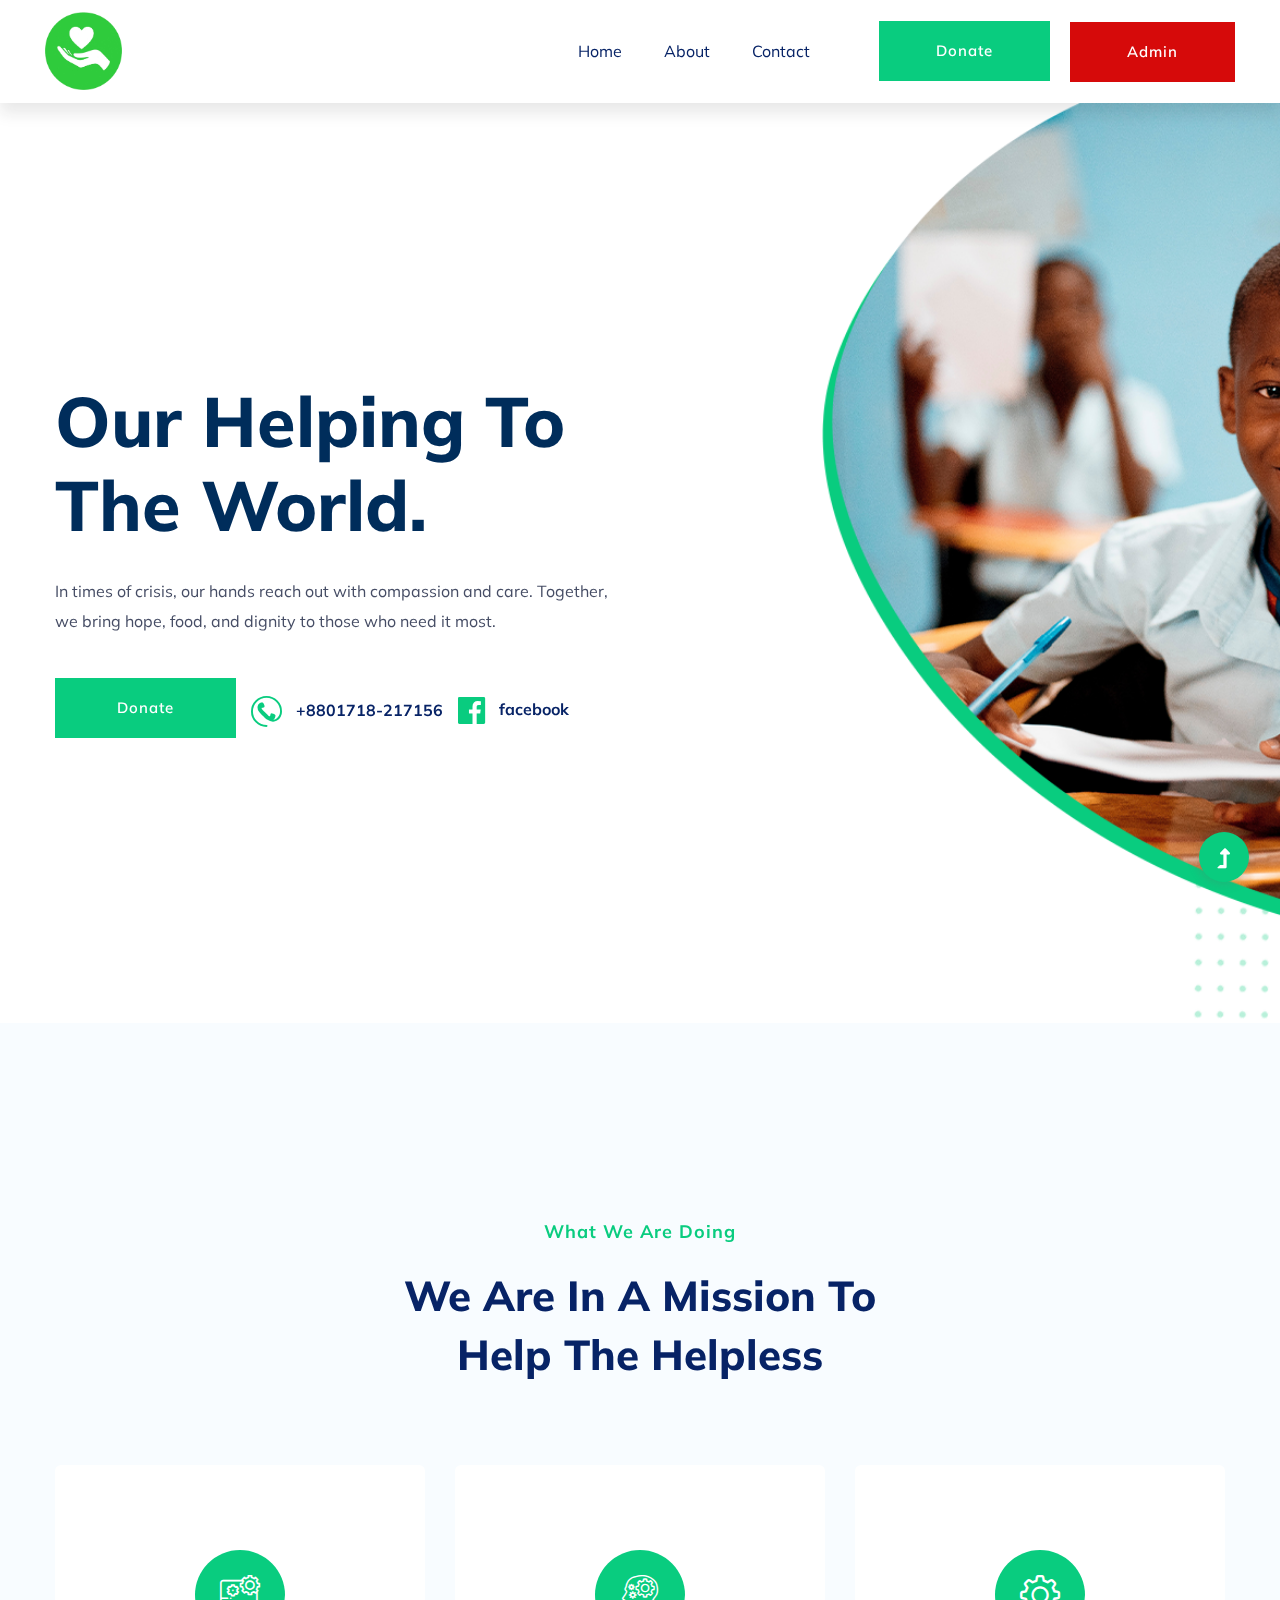
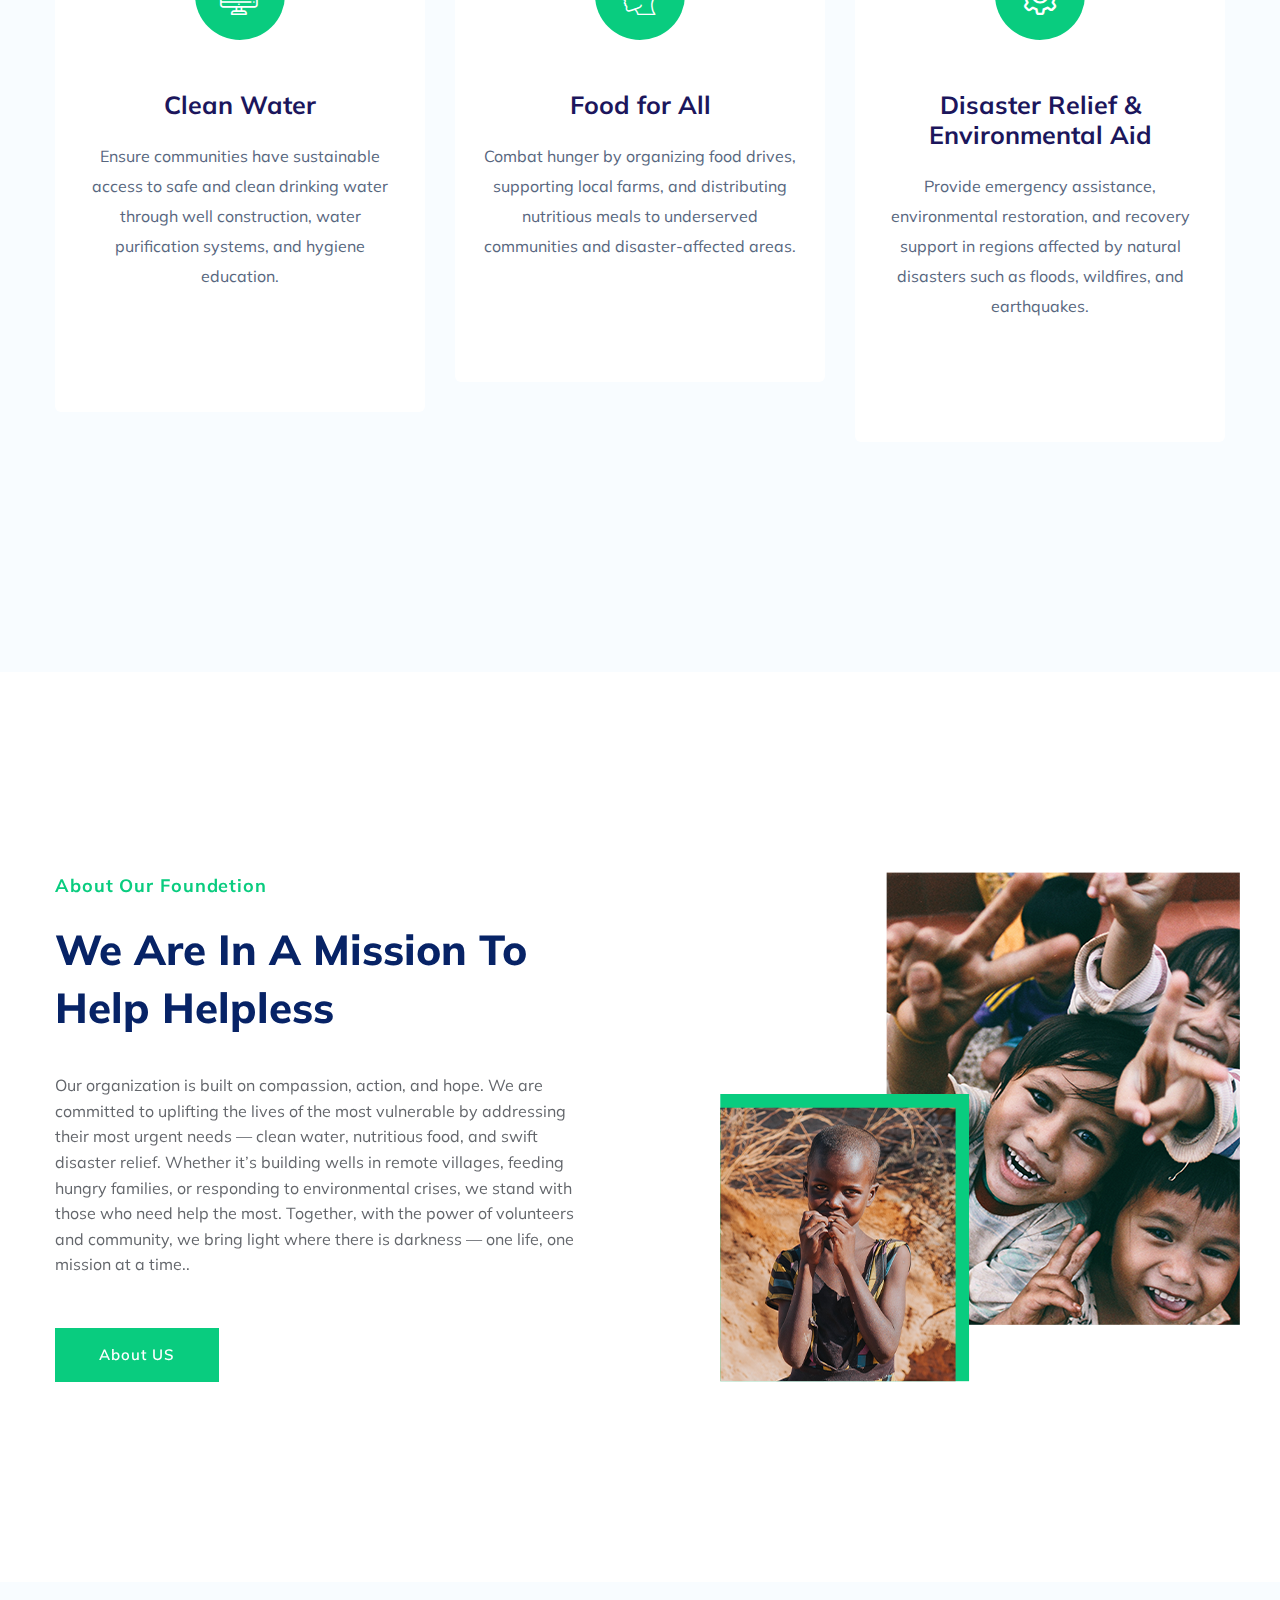
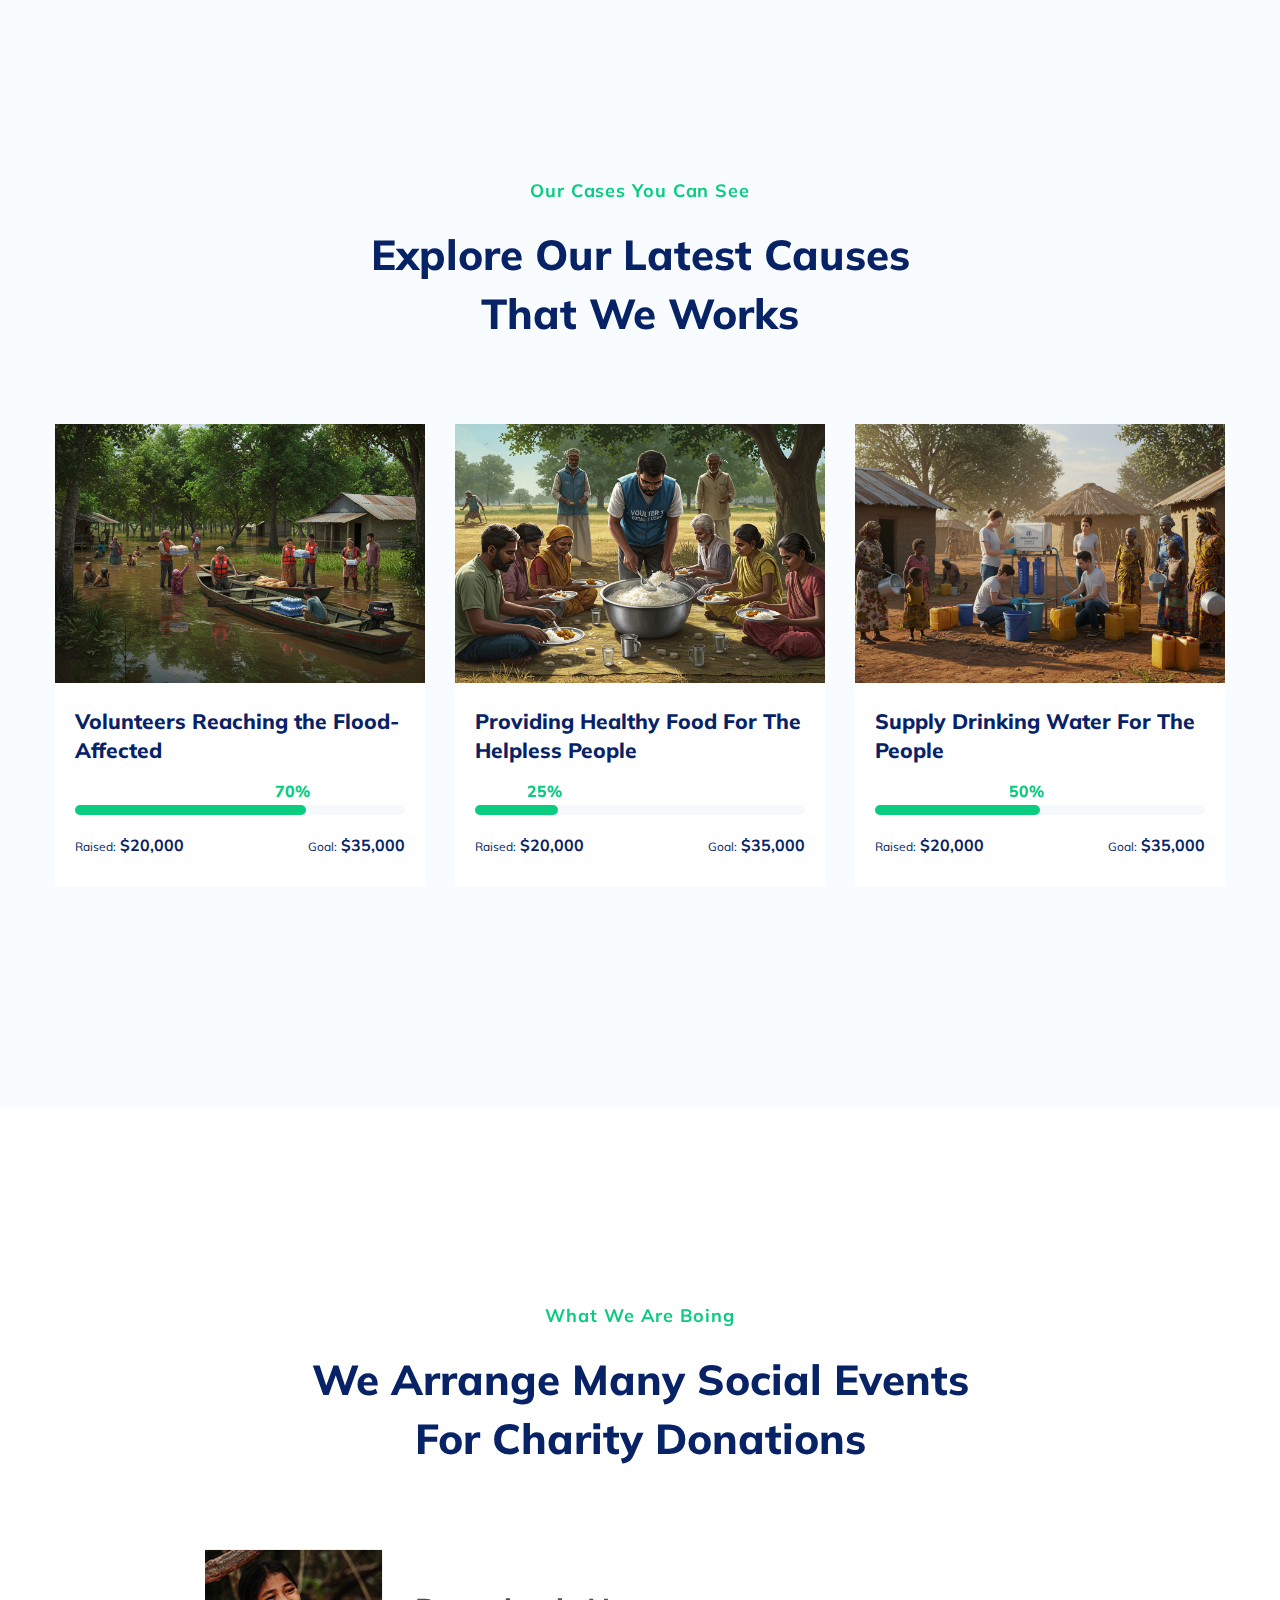
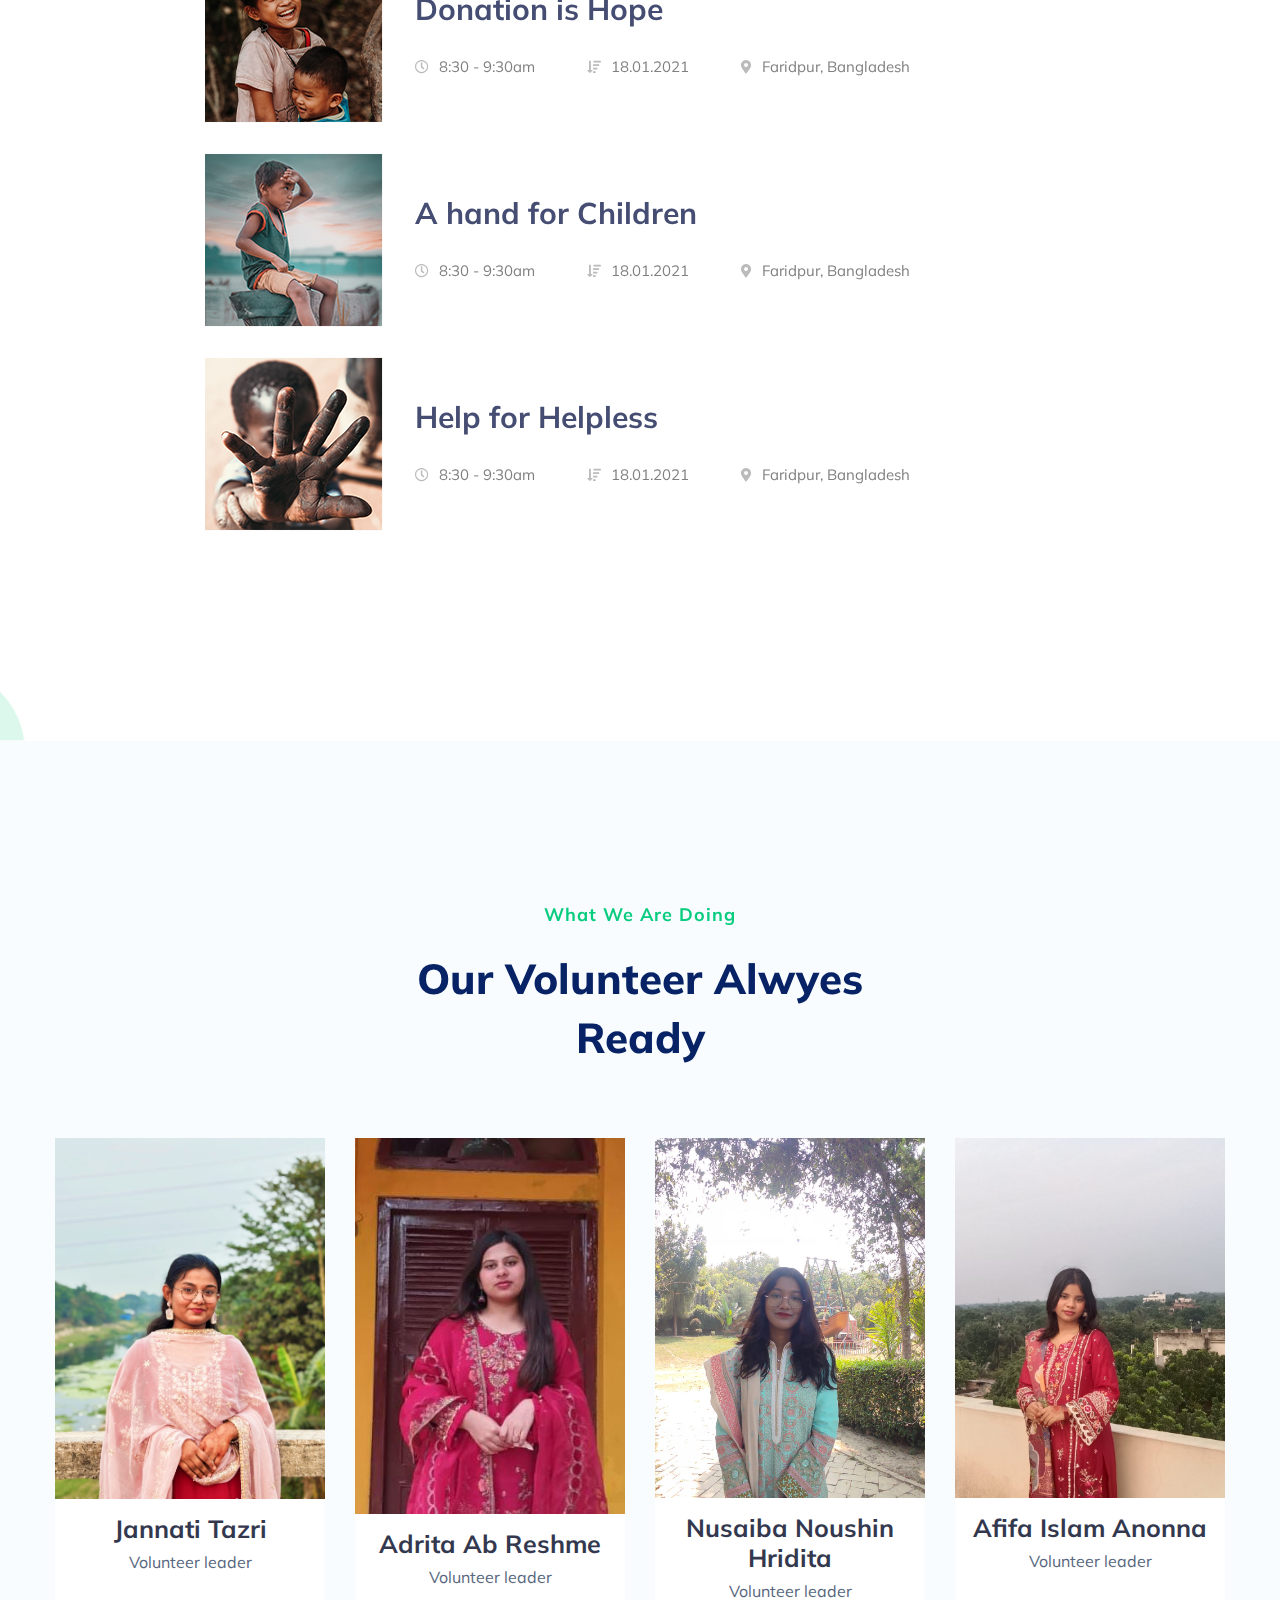
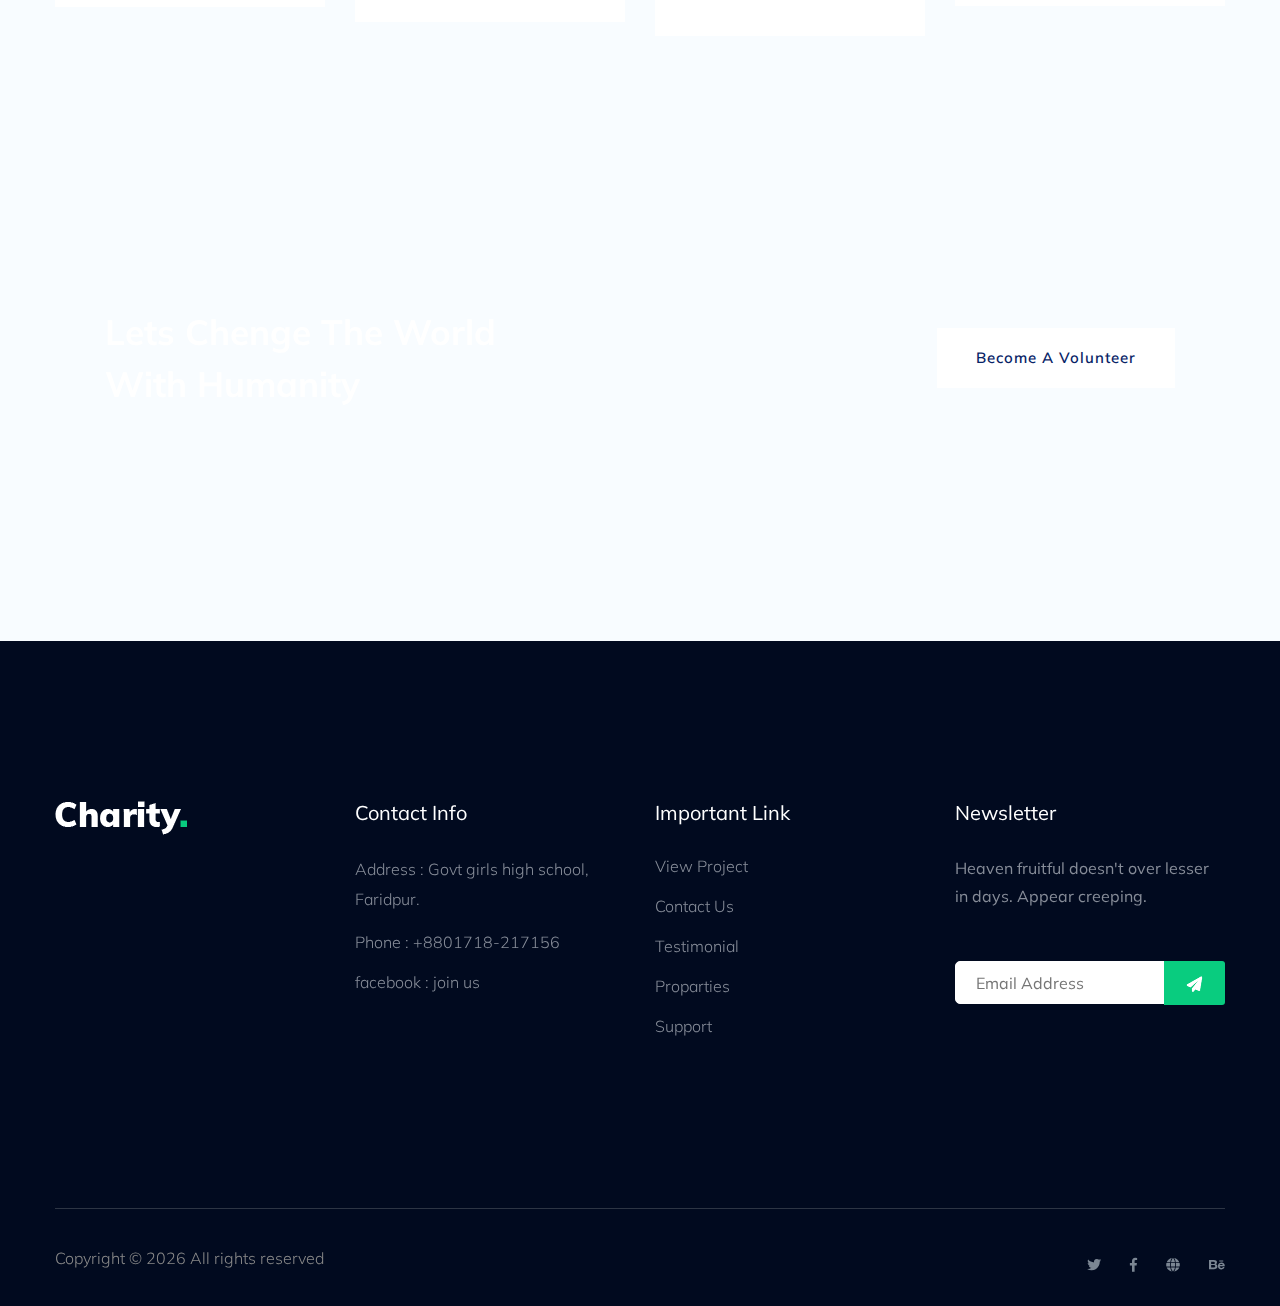
<file: index.html>
<!DOCTYPE html>
<html class="no-js" lang="zxx">
  <head>
    <meta charset="utf-8" />
    <meta http-equiv="x-ua-compatible" content="ie=edge" />
    <title>Charity | Humanity is everything</title>
    <meta name="description" content="" />
    <meta name="viewport" content="width=device-width, initial-scale=1" />
    <link rel="manifest" href="site.webmanifest" />
    <link
      rel="shortcut icon"
      type="image/x-icon"
      href="assets/img/logo/logo.png"
    />

    <!-- CSS here -->
    <link rel="stylesheet" href="assets/css/bootstrap.min.css" />
    <link rel="stylesheet" href="assets/css/owl.carousel.min.css" />
    <link rel="stylesheet" href="assets/css/slicknav.css" />
    <link rel="stylesheet" href="assets/css/flaticon.css" />
    <link rel="stylesheet" href="assets/css/progressbar_barfiller.css" />
    <link rel="stylesheet" href="assets/css/gijgo.css" />
    <link rel="stylesheet" href="assets/css/animate.min.css" />
    <link rel="stylesheet" href="assets/css/animated-headline.css" />
    <link rel="stylesheet" href="assets/css/magnific-popup.css" />
    <link rel="stylesheet" href="assets/css/fontawesome-all.min.css" />
    <link rel="stylesheet" href="assets/css/themify-icons.css" />
    <link rel="stylesheet" href="assets/css/slick.css" />
    <link rel="stylesheet" href="assets/css/nice-select.css" />
    <link rel="stylesheet" href="assets/css/style.css" />
  </head>
  <body>
    <!-- ? Preloader Start -->
    <div id="preloader-active">
      <div class="preloader d-flex align-items-center justify-content-center">
        <div class="preloader-inner position-relative">
          <div class="preloader-circle"></div>
          <div class="preloader-img pere-text">
            <img src="assets/img/logo/loder.png" alt="" />
          </div>
        </div>
      </div>
    </div>
    <!-- Preloader end -->
    <header>
      <!-- Header Start -->
      <div class="header-area">
        <div class="main-header">
          <div class="header-bottom header-sticky">
            <div class="container-fluid">
              <div class="row align-items-center">
                <!-- Logo -->
                <div class="col-xl-2 col-lg-2">
                  <div class="logo">
                    <a href="index.html"
                      ><img src="assets/img/logo/logo.png" alt=""
                    /></a>
                  </div>
                </div>
                <div class="col-xl-10 col-lg-10">
                  <div
                    class="menu-wrapper d-flex align-items-center justify-content-end"
                  >
                    <!-- Main-menu -->
                    <div class="main-menu d-none d-lg-block">
                      <nav>
                        <ul id="navigation">
                          <li><a href="index.html">Home</a></li>
                          <li><a href="about.html">About</a></li>
                          <li><a href="contact.html">Contact</a></li>
                          <li class="admin-toggle-li">
                            <a
                              href="admin-login.html"
                              style="color: rgb(146, 21, 21)"
                              >Admin Login</a
                            >
                          </li>
                        </ul>
                      </nav>
                    </div>
                    <!-- Header-btn -->
                    <div class="header-right-btn d-none d-lg-block ml-20">
                      <a href="donate.html" class="btn header-btn">Donate</a>
                    </div>
                    <div class="header-right-btn d-none d-lg-block ml-20">
                      <a href="admin-login.html" class="admin-btn header-btn"
                        >Admin</a
                      >
                    </div>
                  </div>
                </div>
                <!-- Mobile Menu -->
                <div class="col-12">
                  <div class="mobile_menu d-block d-lg-none"></div>
                </div>
              </div>
            </div>
          </div>
        </div>
      </div>
      <!-- Header End -->
    </header>
    <!-- header end -->
    <main>
      <!-- slider Area Start-->
      <div class="slider-area">
        <div class="slider-active">
          <!-- Single Slider -->
          <div class="single-slider slider-height d-flex align-items-center">
            <div class="container">
              <div class="row">
                <div class="col-xl-6 col-lg-6 col-md-8 col-sm-10">
                  <div class="hero__caption">
                    <h1 data-animation="fadeInUp" data-delay=".6s">
                      Our Helping to<br />
                      the world.
                    </h1>
                    <p data-animation="fadeInUp" data-delay=".8s">
                      In times of crisis, our hands reach out with compassion
                      and care. Together, we bring hope, food, and dignity to
                      those who need it most.
                    </p>
                    <!-- Hero-btn -->
                    <div class="hero__btn">
                      <a
                        href="donate.html"
                        class="btn hero-btn mb-10"
                        data-animation="fadeInLeft"
                        data-delay=".8s"
                        >Donate</a
                      >
                      <a
                        href="contact.html"
                        class="cal-btn ml-15"
                        data-animation="fadeInRight"
                        data-delay="1.0s"
                      >
                        <i class="flaticon-null"></i>
                        <p>+8801718-217156</p>
                      </a>
                      <a
                        href="https://www.facebook.com/share/18WhmMXUxr/"
                        class="cal-btn ml-15"
                        data-animation="fadeInRight"
                        data-delay="1.0s"
                      >
                        <i class="fab fa-facebook"></i>
                        <p>facebook</p>
                      </a>
                    </div>
                  </div>
                </div>
              </div>
            </div>
          </div>
          <!-- Single Slider -->
          <div class="single-slider slider-height d-flex align-items-center">
            <div class="container">
              <div class="row">
                <div class="col-xl-6 col-lg-6 col-md-8 col-sm-10">
                  <div class="hero__caption">
                    <h1 data-animation="fadeInUp" data-delay=".6s">
                      Our Helping to<br />
                      the world.
                    </h1>
                    <p data-animation="fadeInUp" data-delay=".8s">
                      Onsectetur adipiscing elit, sed do eiusmod tempor
                      incididunt ut bore et dolore magnt, sed do eiusmod.
                    </p>
                    <!-- Hero-btn -->
                    <div class="hero__btn">
                      <a
                        href="industries.html"
                        class="btn hero-btn mb-10"
                        data-animation="fadeInLeft"
                        data-delay=".8s"
                        >Donate</a
                      >
                      <a
                        href="contact.html"
                        class="cal-btn ml-15"
                        data-animation="fadeInRight"
                        data-delay="1.0s"
                      >
                        <i class="flaticon-null"></i>
                        <p>+8801718-217156</p>
                      </a>
                    </div>
                  </div>
                </div>
              </div>
            </div>
          </div>
        </div>
      </div>
      <!-- slider Area End-->
      <!--? Services Area Start -->
      <div class="service-area section-padding30">
        <div class="container">
          <div class="row justify-content-center">
            <div class="col-xl-6 col-lg-7 col-md-10 col-sm-10">
              <!-- Section Tittle -->
              <div class="section-tittle text-center mb-80">
                <span>What we are doing</span>
                <h2>We Are In A Mission To Help The Helpless</h2>
              </div>
            </div>
          </div>
          <div class="row">
            <div class="col-lg-4 col-md-6 col-sm-6">
              <div class="single-cat text-center mb-50">
                <div class="cat-icon">
                  <span class="flaticon-null-1"></span>
                </div>
                <div class="cat-cap">
                  <h5><a href="#">Clean Water</a></h5>
                  <p>
                    Ensure communities have sustainable access to safe and clean
                    drinking water through well construction, water purification
                    systems, and hygiene education.
                  </p>
                </div>
              </div>
            </div>
            <div class="col-lg-4 col-md-6 col-sm-6">
              <div class="single-cat text-center mb-50">
                <div class="cat-icon">
                  <span class="flaticon-think"></span>
                </div>
                <div class="cat-cap">
                  <h5><a href="#">Food for All</a></h5>
                  <p>
                    Combat hunger by organizing food drives, supporting local
                    farms, and distributing nutritious meals to underserved
                    communities and disaster-affected areas.
                  </p>
                </div>
              </div>
            </div>
            <div class="col-lg-4 col-md-6 col-sm-6">
              <div class="single-cat text-center mb-50">
                <div class="cat-icon">
                  <span class="flaticon-gear"></span>
                </div>
                <div class="cat-cap">
                  <h5>
                    <a href="#">Disaster Relief & Environmental Aid</a>
                  </h5>
                  <p>
                    Provide emergency assistance, environmental restoration, and
                    recovery support in regions affected by natural disasters
                    such as floods, wildfires, and earthquakes.
                  </p>
                </div>
              </div>
            </div>
          </div>
        </div>
      </div>
      <!-- Services Area End -->
      <!--? About Law Start-->
      <section class="about-low-area section-padding2">
        <div class="container">
          <div class="row">
            <div class="col-lg-6 col-md-10">
              <div class="about-caption mb-50">
                <!-- Section Tittle -->
                <div class="section-tittle mb-35">
                  <span>About our foundetion</span>
                  <h2>We Are In A Mission To Help Helpless</h2>
                </div>
                <p>
                  Our organization is built on compassion, action, and hope. We
                  are committed to uplifting the lives of the most vulnerable by
                  addressing their most urgent needs — clean water, nutritious
                  food, and swift disaster relief. Whether it’s building wells
                  in remote villages, feeding hungry families, or responding to
                  environmental crises, we stand with those who need help the
                  most. Together, with the power of volunteers and community, we
                  bring light where there is darkness — one life, one mission at
                  a time..
                </p>
              </div>
              <a href="about.html" class="btn">About US</a>
            </div>
            <div class="col-lg-6 col-md-12">
              <!-- about-img -->
              <div class="about-img">
                <div class="about-font-img d-none d-lg-block">
                  <img src="assets/img/gallery/about2.png" alt="" />
                </div>
                <div class="about-back-img">
                  <img src="assets/img/gallery/about1.png" alt="" />
                </div>
              </div>
            </div>
          </div>
        </div>
      </section>
      <!-- About Law End-->
      <!-- Our Cases Start -->
      <div class="our-cases-area section-padding30">
        <div class="container">
          <div class="row justify-content-center">
            <div class="col-xl-6 col-lg-7 col-md-10 col-sm-10">
              <!-- Section Tittle -->
              <div class="section-tittle text-center mb-80">
                <span>Our Cases you can see</span>
                <h2>Explore our latest causes that we works</h2>
              </div>
            </div>
          </div>
          <div class="row">
            <div class="col-lg-4 col-md-6 col-sm-6">
              <div class="single-cases mb-40">
                <div class="cases-img">
                  <!-- assets/img/gallery/case1.png -->
                  <img src="assets/images/flood-help-1.png" alt="" />
                </div>
                <div class="cases-caption">
                  <h3>
                    <a href="#">Volunteers Reaching the Flood-Affected</a>
                  </h3>
                  <!-- Progress Bar -->
                  <div class="single-skill mb-15">
                    <div class="bar-progress">
                      <div id="bar1" class="barfiller">
                        <div class="tipWrap">
                          <span class="tip"></span>
                        </div>
                        <span class="fill" data-percentage="70"></span>
                      </div>
                    </div>
                  </div>
                  <!-- / progress -->
                  <div class="prices d-flex justify-content-between">
                    <p>Raised:<span> $20,000</span></p>
                    <p>Goal:<span> $35,000</span></p>
                  </div>
                </div>
              </div>
            </div>
            <div class="col-lg-4 col-md-6 col-sm-6">
              <div class="single-cases mb-40">
                <div class="cases-img">
                  <!-- assets/img/gallery/case2.png -->
                  <img
                    style="height: 80%"
                    src="assets/images/flood-food-1.png"
                    alt=""
                  />
                </div>
                <div class="cases-caption">
                  <h3>
                    <a href="#"
                      >Providing Healthy Food For The Helpless People</a
                    >
                  </h3>
                  <!-- Progress Bar -->
                  <div class="single-skill mb-15">
                    <div class="bar-progress">
                      <div id="bar2" class="barfiller">
                        <div class="tipWrap">
                          <span class="tip"></span>
                        </div>
                        <span class="fill" data-percentage="25"></span>
                      </div>
                    </div>
                  </div>
                  <!-- / progress -->
                  <div class="prices d-flex justify-content-between">
                    <p>Raised:<span> $20,000</span></p>
                    <p>Goal:<span> $35,000</span></p>
                  </div>
                </div>
              </div>
            </div>
            <div class="col-lg-4 col-md-6 col-sm-6">
              <div class="single-cases mb-40">
                <div class="cases-img">
                  <!-- assets/img/gallery/case3.png -->
                  <img src="assets/images/clean-water-1.png" alt="" />
                </div>
                <div class="cases-caption">
                  <h3><a href="#">Supply Drinking Water For The People</a></h3>
                  <!-- Progress Bar -->
                  <div class="single-skill mb-15">
                    <div class="bar-progress">
                      <div id="bar3" class="barfiller">
                        <div class="tipWrap">
                          <span class="tip"></span>
                        </div>
                        <span class="fill" data-percentage="50"></span>
                      </div>
                    </div>
                  </div>
                  <!-- / progress -->
                  <div class="prices d-flex justify-content-between">
                    <p>Raised:<span> $20,000</span></p>
                    <p>Goal:<span> $35,000</span></p>
                  </div>
                </div>
              </div>
            </div>
          </div>
        </div>
      </div>
      <!-- Our Cases End -->
      <!-- Featured_job_start -->
      <section
        class="featured-job-area section-padding30 section-bg2"
        data-background="assets/img/gallery/section_bg03.png"
      >
        <div class="container">
          <div class="row justify-content-center">
            <div class="col-xl-7 col-lg-9 col-md-10 col-sm-12">
              <!-- Section Tittle -->
              <div class="section-tittle text-center mb-80">
                <span>What we are boing</span>
                <h2>We arrange many social events for charity donations</h2>
              </div>
            </div>
          </div>
          <div class="row justify-content-center">
            <div class="col-lg-9 col-md-12">
              <!-- single-job-content -->
              <div class="single-job-items mb-30">
                <div class="job-items">
                  <div class="company-img">
                    <a href="#"
                      ><img src="assets/img/gallery/socialEvents1.png" alt=""
                    /></a>
                  </div>
                  <div class="job-tittle">
                    <a href="#"><h4>Donation is Hope</h4></a>
                    <ul>
                      <li><i class="far fa-clock"></i>8:30 - 9:30am</li>
                      <li><i class="fas fa-sort-amount-down"></i>18.01.2021</li>
                      <li>
                        <i class="fas fa-map-marker-alt"></i>Faridpur, Bangladesh
                      </li>
                    </ul>
                  </div>
                </div>
              </div>
            </div>
            <div class="col-lg-9 col-md-12">
              <!-- single-job-content -->
              <div class="single-job-items mb-30">
                <div class="job-items">
                  <div class="company-img">
                    <a href="#"
                      ><img src="assets/img/gallery/socialEvents2.png" alt=""
                    /></a>
                  </div>
                  <div class="job-tittle">
                    <a href="#"><h4>A hand for Children</h4></a>
                    <ul>
                      <li><i class="far fa-clock"></i>8:30 - 9:30am</li>
                      <li><i class="fas fa-sort-amount-down"></i>18.01.2021</li>
                      <li>
                        <i class="fas fa-map-marker-alt"></i>Faridpur, Bangladesh
                      </li>
                    </ul>
                  </div>
                </div>
              </div>
            </div>
            <div class="col-lg-9 col-md-12">
              <!-- single-job-content -->
              <div class="single-job-items mb-30">
                <div class="job-items">
                  <div class="company-img">
                    <a href="#"
                      ><img src="assets/img/gallery/socialEvents3.png" alt=""
                    /></a>
                  </div>
                  <div class="job-tittle">
                    <a href="#"><h4>Help for Helpless</h4></a>
                    <ul>
                      <li><i class="far fa-clock"></i>8:30 - 9:30am</li>
                      <li><i class="fas fa-sort-amount-down"></i>18.01.2021</li>
                      <li>
                        <i class="fas fa-map-marker-alt"></i>Faridpur, Bangladesh
                      </li>
                    </ul>
                  </div>
                </div>
              </div>
            </div>
          </div>
        </div>
      </section>
      <!-- Featured_job_end -->
      <!--? Team Ara Start -->
      <div class="team-area pt-160 pb-160">
        <div class="container">
          <div class="row justify-content-center">
            <div class="col-xl-6 col-lg-7 col-md-10 col-sm-10">
              <!-- Section Tittle -->
              <div class="section-tittle section-tittle2 text-center mb-70">
                <span>What we are doing</span>
                <h2>Our Volunteer Alwyes ready</h2>
              </div>
            </div>
          </div>
          <div class="row">
            <div class="col-lg-3 col-md-6 col-sm-6">
              <div class="single-team mb-30">
                <div class="team-img">
                  <img src="assets/img/gallery/team1.jpg" alt="" />
                  <!-- Blog Social -->
                  <ul class="team-social">
                    <li>
                      <a href="#"><i class="fab fa-facebook-f"></i></a>
                    </li>
                    <li>
                      <a href="#"><i class="fab fa-twitter"></i></a>
                    </li>
                    <li>
                      <a href="#"><i class="fas fa-globe"></i></a>
                    </li>
                  </ul>
                </div>
                <div class="team-caption">
                  <h3><a href="#">Jannati Tazri</a></h3>
                  <p>Volunteer leader</p>
                </div>
              </div>
            </div>
            <div class="col-lg-3 col-md-6 col-sm-6">
              <div class="single-team mb-30">
                <div class="team-img">
                  <img src="assets/img/gallery/team2.jpg" alt="" />
                  <!-- Blog Social -->
                  <ul class="team-social">
                    <li>
                      <a href="#"><i class="fab fa-facebook-f"></i></a>
                    </li>
                    <li>
                      <a href="#"><i class="fab fa-twitter"></i></a>
                    </li>
                    <li>
                      <a href="#"><i class="fas fa-globe"></i></a>
                    </li>
                  </ul>
                </div>
                <div class="team-caption">
                  <h3><a href="#">Adrita Ab Reshme</a></h3>
                  <p>Volunteer leader</p>
                </div>
              </div>
            </div>
            <div class="col-lg-3 col-md-6 col-sm-6">
              <div class="single-team mb-30">
                <div class="team-img">
                  <img src="assets/img/gallery/team3.jpg" alt="" />
                  <!-- Blog Social -->
                  <ul class="team-social">
                    <li>
                      <a href="#"><i class="fab fa-facebook-f"></i></a>
                    </li>
                    <li>
                      <a href="#"><i class="fab fa-twitter"></i></a>
                    </li>
                    <li>
                      <a href="#"><i class="fas fa-globe"></i></a>
                    </li>
                  </ul>
                </div>
                <div class="team-caption">
                  <h3><a href="#">Nusaiba Noushin Hridita</a></h3>
                  <p>Volunteer leader</p>
                </div>
              </div>
            </div>
            <div class="col-lg-3 col-md-6 col-sm-6">
              <div class="single-team mb-30">
                <div class="team-img">
                  <img src="assets/img/gallery/team4.jpg" alt="" />
                  <!-- Blog Social -->
                  <ul class="team-social">
                    <li>
                      <a href="#"><i class="fab fa-facebook-f"></i></a>
                    </li>
                    <li>
                      <a href="#"><i class="fab fa-twitter"></i></a>
                    </li>
                    <li>
                      <a href="#"><i class="fas fa-globe"></i></a>
                    </li>
                  </ul>
                </div>
                <div class="team-caption">
                  <h3><a href="#">Afifa Islam Anonna</a></h3>
                  <p>Volunteer leader</p>
                </div>
              </div>
            </div>
          </div>
        </div>
      </div>
      <!-- Team Ara End -->
      <!-- Want To work -->
      <section class="wantToWork-area">
        <div class="container">
          <div
            class="wants-wrapper w-padding2 section-bg"
            data-background="assets/img/gallery/section_bg01.png"
          >
            <div class="row align-items-center justify-content-between">
              <div class="col-xl-5 col-lg-9 col-md-8">
                <div class="wantToWork-caption wantToWork-caption2">
                  <h2>Lets Chenge The World With Humanity</h2>
                </div>
              </div>
              <div class="col-xl-2 col-lg-3 col-md-4">
                <a href="contact.html" class="btn white-btn f-right sm-left"
                  >Become A Volunteer</a
                >
              </div>
            </div>
          </div>
        </div>
      </section>
      <!-- Want To work End -->
    </main>
    <footer>
      <div
        class="footer-wrapper section-bg2"
        data-background="assets/img/gallery/footer_bg.png"
      >
        <!-- Footer Top-->
        <div class="footer-area footer-padding">
          <div class="container">
            <div class="row d-flex justify-content-between">
              <div class="col-xl-3 col-lg-3 col-md-4 col-sm-6">
                <div class="single-footer-caption mb-50">
                  <div class="single-footer-caption mb-30">
                    <div class="footer-tittle">
                      <div class="footer-logo mb-20">
                        <a href="index.html"
                          ><img src="assets/img/logo/logo2_footer.png" alt=""
                        /></a>
                      </div>
                    </div>
                  </div>
                </div>
              </div>
              <div class="col-xl-3 col-lg-3 col-md-4 col-sm-5">
                <div class="single-footer-caption mb-50">
                  <div class="footer-tittle">
                    <h4>Contact Info</h4>
                    <ul>
                      <li>
                        <p>Address : Govt girls high school, Faridpur.</p>
                      </li>
                      <li><a href="#">Phone : +8801718-217156</a></li>
                      <li>
                        <a href="https://www.facebook.com/share/18WhmMXUxr/"
                          >facebook : join us</a
                        >
                      </li>
                    </ul>
                  </div>
                </div>
              </div>
              <div class="col-xl-3 col-lg-3 col-md-4 col-sm-5">
                <div class="single-footer-caption mb-50">
                  <div class="footer-tittle">
                    <h4>Important Link</h4>
                    <ul>
                      <li><a href="#">View Project</a></li>
                      <li><a href="#">Contact Us</a></li>
                      <li><a href="#">Testimonial</a></li>
                      <li><a href="#">Proparties</a></li>
                      <li><a href="#">Support</a></li>
                    </ul>
                  </div>
                </div>
              </div>
              <div class="col-xl-3 col-lg-3 col-md-4 col-sm-5">
                <div class="single-footer-caption mb-50">
                  <div class="footer-tittle">
                    <h4>Newsletter</h4>
                    <div class="footer-pera footer-pera2">
                      <p>
                        Heaven fruitful doesn't over lesser in days. Appear
                        creeping.
                      </p>
                    </div>
                    <!-- Form -->
                    <div class="footer-form">
                      <div id="mc_embed_signup">
                        <form
                          target="_blank"
                          action="https://spondonit.us12.list-manage.com/subscribe/post?u=1462626880ade1ac87bd9c93a&amp;id=92a4423d01"
                          method="get"
                          class="subscribe_form relative mail_part"
                        >
                          <input
                            type="email"
                            name="email"
                            id="newsletter-form-email"
                            placeholder="Email Address"
                            class="placeholder hide-on-focus"
                            onfocus="this.placeholder = ''"
                            onblur="this.placeholder = ' Email Address '"
                          />
                          <div class="form-icon">
                            <button
                              type="submit"
                              name="submit"
                              id="newsletter-submit"
                              class="email_icon newsletter-submit button-contactForm"
                            >
                              <img src="assets/img/gallery/form.png" alt="" />
                            </button>
                          </div>
                          <div class="mt-10 info"></div>
                        </form>
                      </div>
                    </div>
                  </div>
                </div>
              </div>
            </div>
          </div>
        </div>
        <!-- footer-bottom -->
        <div class="footer-bottom-area">
          <div class="container">
            <div class="footer-border">
              <div
                class="row d-flex justify-content-between align-items-center"
              >
                <div class="col-xl-10 col-lg-9">
                  <div class="footer-copy-right">
                    <p>
                      <!-- Link back to Colorlib can't be removed. Template is licensed under CC BY 3.0. -->
                      Copyright &copy;
                      <script>
                        document.write(new Date().getFullYear());
                      </script>
                      All rights reserved
                      <a href="https://colorlib.com" target="_blank"></a>
                      <!-- Link back to Colorlib can't be removed. Template is licensed under CC BY 3.0. -->
                    </p>
                  </div>
                </div>
                <div class="col-xl-2 col-lg-3">
                  <div class="footer-social f-right">
                    <a href="#"><i class="fab fa-twitter"></i></a>
                    <a href="https://www.facebook.com/sai4ull"
                      ><i class="fab fa-facebook-f"></i
                    ></a>
                    <a href="#"><i class="fas fa-globe"></i></a>
                    <a href="#"><i class="fab fa-behance"></i></a>
                  </div>
                </div>
              </div>
            </div>
          </div>
        </div>
      </div>
    </footer>

    <!-- Scroll Up -->
    <div id="back-top">
      <a title="Go to Top" href="#"> <i class="fas fa-level-up-alt"></i></a>
    </div>

    <!-- JS here -->

    <script src="./assets/js/vendor/modernizr-3.5.0.min.js"></script>
    <!-- Jquery, Popper, Bootstrap -->
    <script src="./assets/js/vendor/jquery-1.12.4.min.js"></script>
    <script src="./assets/js/popper.min.js"></script>
    <script src="./assets/js/bootstrap.min.js"></script>
    <!-- Jquery Mobile Menu -->
    <script src="./assets/js/jquery.slicknav.min.js"></script>

    <!-- Jquery Slick , Owl-Carousel Plugins -->
    <script src="./assets/js/owl.carousel.min.js"></script>
    <script src="./assets/js/slick.min.js"></script>
    <!-- One Page, Animated-HeadLin -->
    <script src="./assets/js/wow.min.js"></script>
    <script src="./assets/js/animated.headline.js"></script>
    <script src="./assets/js/jquery.magnific-popup.js"></script>

    <!-- Date Picker -->
    <script src="./assets/js/gijgo.min.js"></script>
    <!-- Nice-select, sticky -->
    <script src="./assets/js/jquery.nice-select.min.js"></script>
    <script src="./assets/js/jquery.sticky.js"></script>
    <!-- Progress -->
    <script src="./assets/js/jquery.barfiller.js"></script>

    <!-- counter , waypoint,Hover Direction -->
    <script src="./assets/js/jquery.counterup.min.js"></script>
    <script src="./assets/js/waypoints.min.js"></script>
    <script src="./assets/js/jquery.countdown.min.js"></script>
    <script src="./assets/js/hover-direction-snake.min.js"></script>

    <!-- contact js -->
    <script src="./assets/js/contact.js"></script>
    <script src="./assets/js/jquery.form.js"></script>
    <script src="./assets/js/jquery.validate.min.js"></script>
    <script src="./assets/js/mail-script.js"></script>
    <script src="./assets/js/jquery.ajaxchimp.min.js"></script>

    <!-- Jquery Plugins, main Jquery -->
    <script src="./assets/js/plugins.js"></script>
    <script src="./assets/js/main.js"></script>
  </body>
</html>
</file>
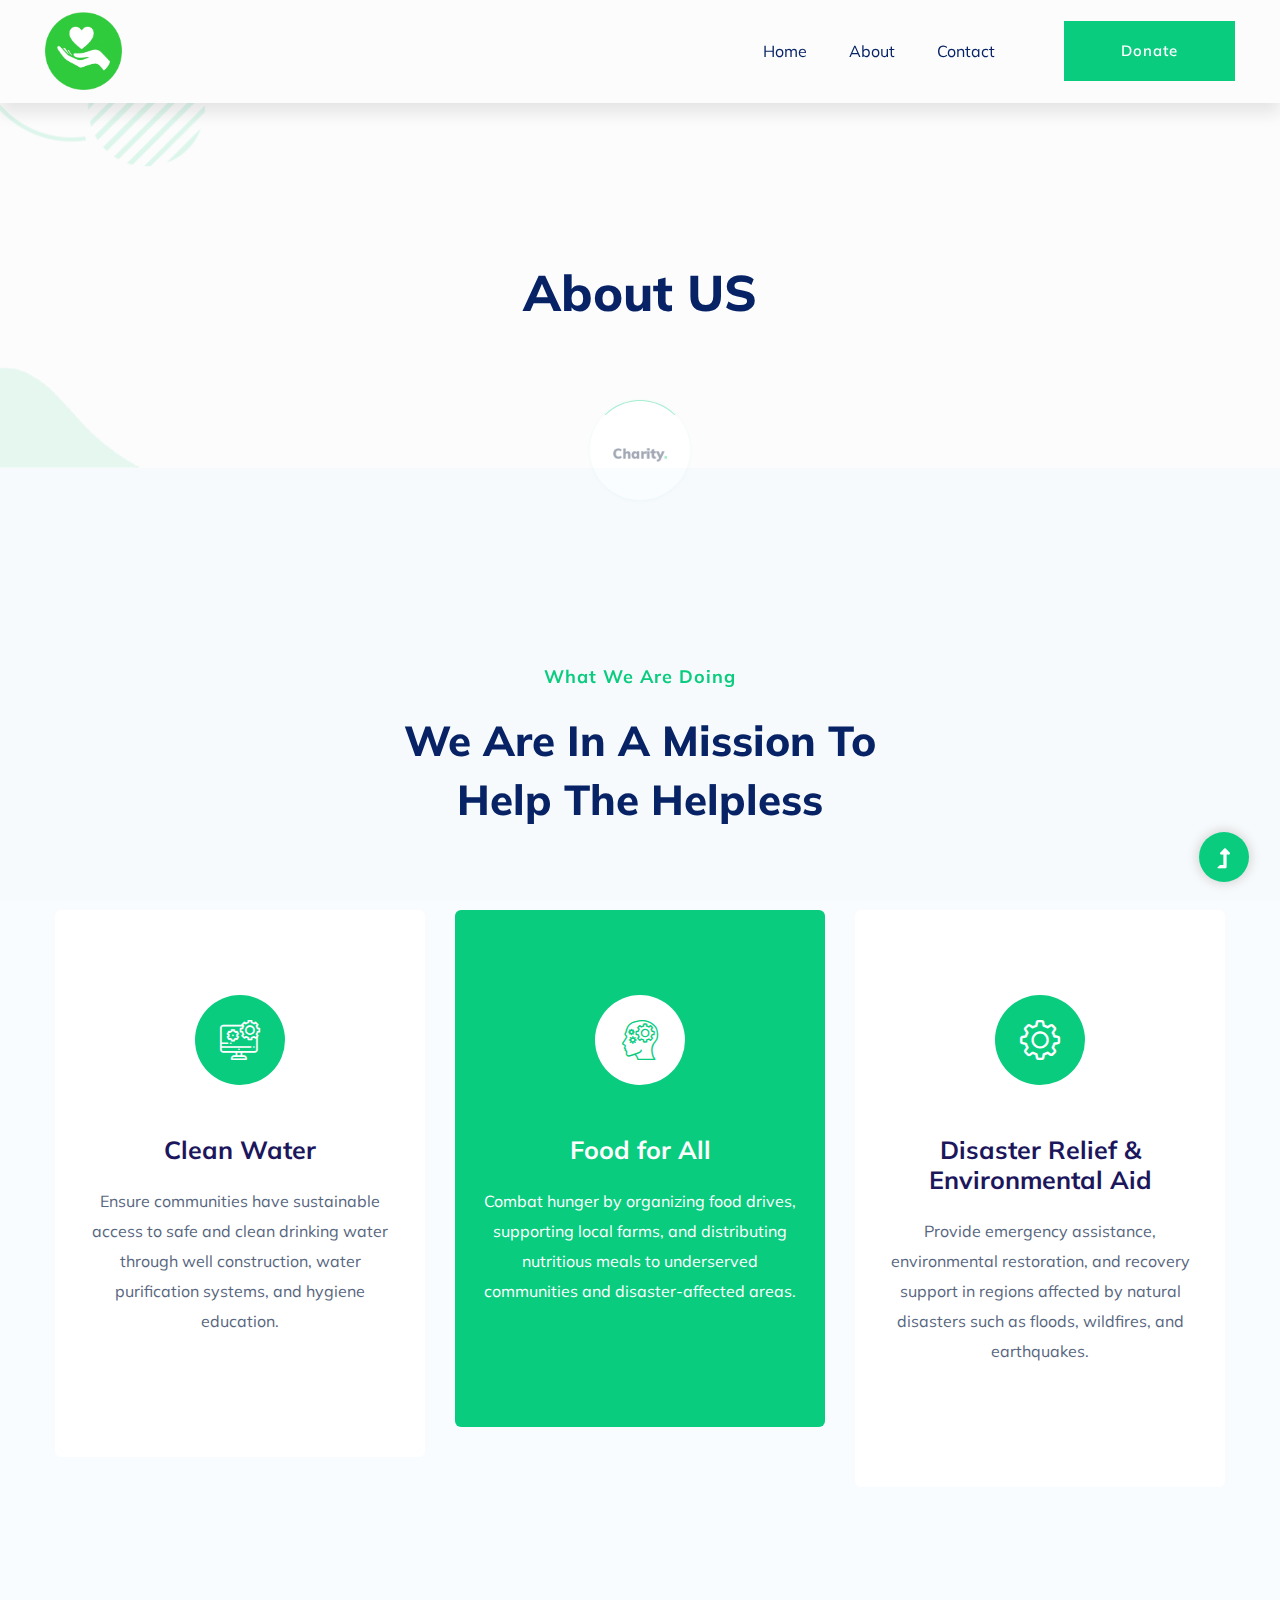
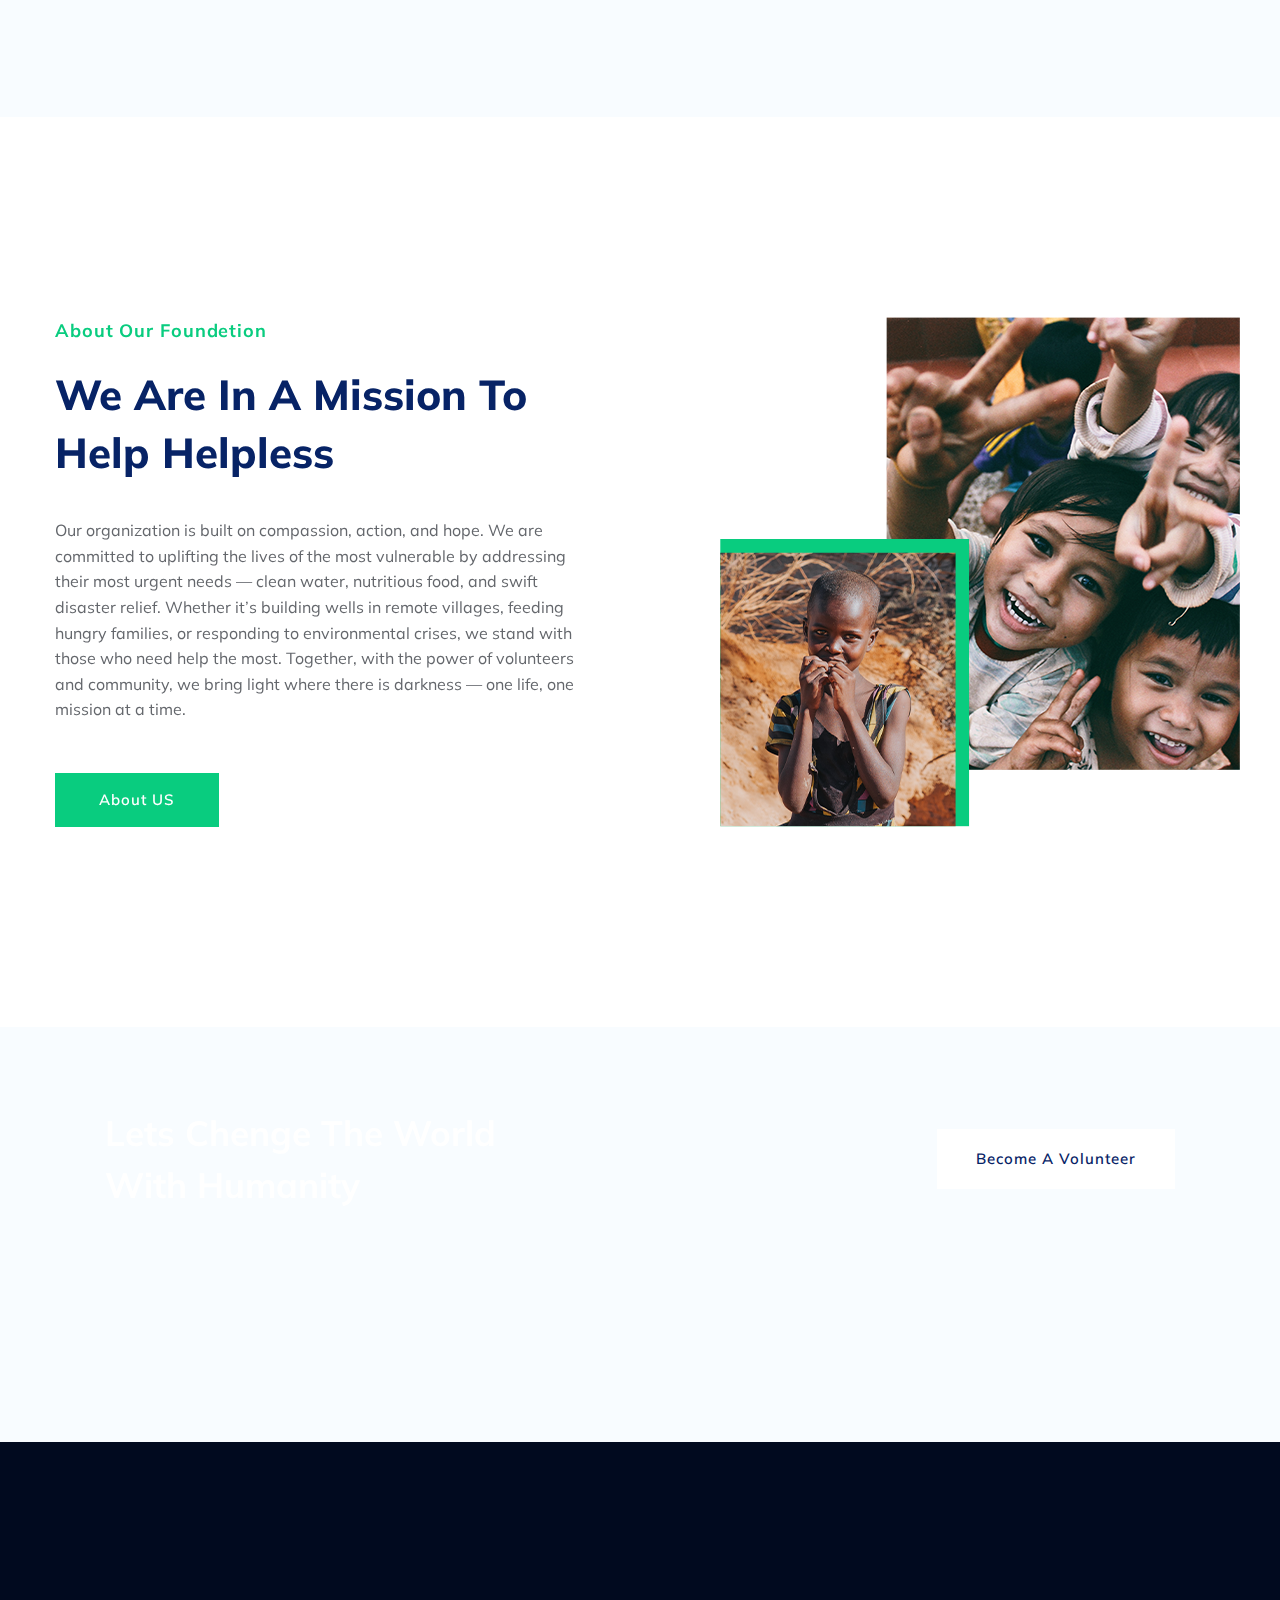
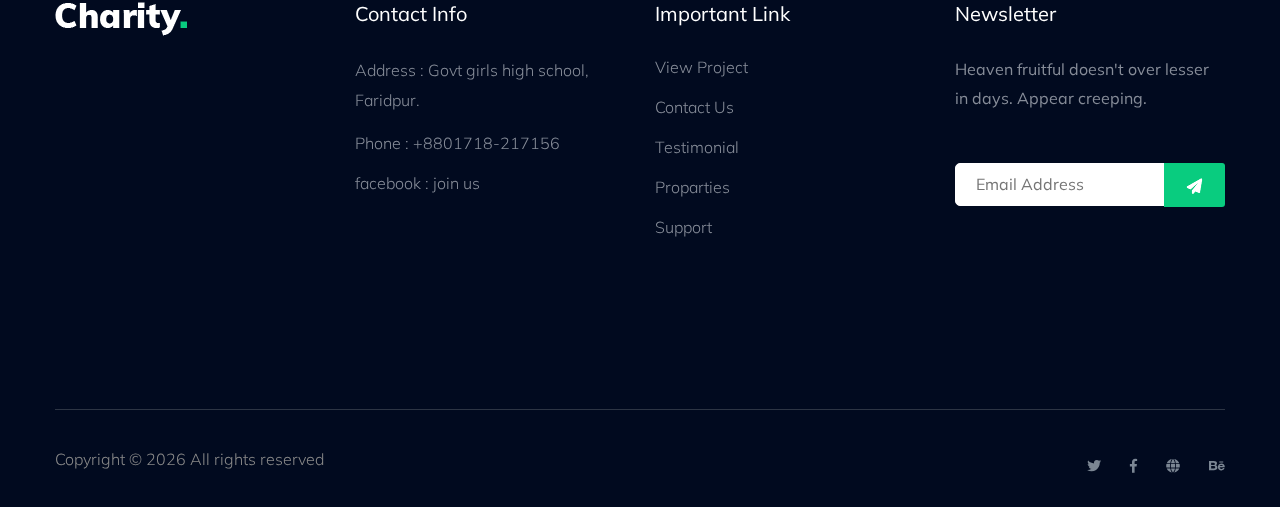
<file: about.html>
<!DOCTYPE html>
<html class="no-js" lang="zxx">
  <head>
    <meta charset="utf-8" />
    <meta http-equiv="x-ua-compatible" content="ie=edge" />
    <title>Charity | Teamplate</title>
    <meta name="description" content="" />
    <meta name="viewport" content="width=device-width, initial-scale=1" />
    <link rel="manifest" href="site.webmanifest" />
    <link
      rel="shortcut icon"
      type="image/x-icon"
      href="assets/img/logo/logo.png"
    />

    <!-- CSS here -->
    <link rel="stylesheet" href="assets/css/bootstrap.min.css" />
    <link rel="stylesheet" href="assets/css/owl.carousel.min.css" />
    <link rel="stylesheet" href="assets/css/slicknav.css" />
    <link rel="stylesheet" href="assets/css/flaticon.css" />
    <link rel="stylesheet" href="assets/css/progressbar_barfiller.css" />
    <link rel="stylesheet" href="assets/css/gijgo.css" />
    <link rel="stylesheet" href="assets/css/animate.min.css" />
    <link rel="stylesheet" href="assets/css/animated-headline.css" />
    <link rel="stylesheet" href="assets/css/magnific-popup.css" />
    <link rel="stylesheet" href="assets/css/fontawesome-all.min.css" />
    <link rel="stylesheet" href="assets/css/themify-icons.css" />
    <link rel="stylesheet" href="assets/css/slick.css" />
    <link rel="stylesheet" href="assets/css/nice-select.css" />
    <link rel="stylesheet" href="assets/css/style.css" />
  </head>
  <body>
    <!-- ? Preloader Start -->
    <div id="preloader-active">
      <div class="preloader d-flex align-items-center justify-content-center">
        <div class="preloader-inner position-relative">
          <div class="preloader-circle"></div>
          <div class="preloader-img pere-text">
            <img src="assets/img/logo/loder.png" alt="" />
          </div>
        </div>
      </div>
    </div>
    <!-- Preloader Start -->
    <header>
      <!-- Header Start -->
      <div class="header-area">
        <div class="main-header">
          <div class="header-bottom header-sticky">
            <div class="container-fluid">
              <div class="row align-items-center">
                <!-- Logo -->
                <div class="col-xl-2 col-lg-2">
                  <div class="logo">
                    <a href="index.html"
                      ><img src="assets/img/logo/logo.png" alt=""
                    /></a>
                  </div>
                </div>
                <div class="col-xl-10 col-lg-10">
                  <div
                    class="menu-wrapper d-flex align-items-center justify-content-end"
                  >
                    <!-- Main-menu -->
                    <div class="main-menu d-none d-lg-block">
                      <nav>
                        <ul id="navigation">
                          <li><a href="index.html">Home</a></li>
                          <li><a href="about.html">About</a></li>
                          <li><a href="contact.html">Contact</a></li>
                        </ul>
                      </nav>
                    </div>
                    <!-- Header-btn -->
                    <div class="header-right-btn d-none d-lg-block ml-20">
                      <a href="donate.html" class="btn header-btn">Donate</a>
                    </div>
                  </div>
                </div>
                <!-- Mobile Menu -->
                <div class="col-12">
                  <div class="mobile_menu d-block d-lg-none"></div>
                </div>
              </div>
            </div>
          </div>
        </div>
      </div>
      <!-- Header End -->
    </header>
    <!-- header end -->
    <main>
      <!--? Hero Start -->
      <div class="slider-area2">
        <div class="slider-height2 d-flex align-items-center">
          <div class="container">
            <div class="row">
              <div class="col-xl-12">
                <div class="hero-cap hero-cap2 pt-20 text-center">
                  <h2>About US</h2>
                </div>
              </div>
            </div>
          </div>
        </div>
      </div>
      <!-- Hero End -->
      <!--? Services Area Start -->
      <div class="service-area section-padding30">
        <div class="container">
          <div class="row justify-content-center">
            <div class="col-xl-6 col-lg-7 col-md-10 col-sm-10">
              <!-- Section Tittle -->
              <div class="section-tittle text-center mb-80">
                <span>What we are doing</span>
                <h2>We Are In A Mission To Help The Helpless</h2>
              </div>
            </div>
          </div>
          <div class="row">
            <div class="col-lg-4 col-md-6 col-sm-6">
              <div class="single-cat text-center mb-50">
                <div class="cat-icon">
                  <span class="flaticon-null-1"></span>
                </div>
                <div class="cat-cap">
                  <h5><a href="services.html">Clean Water</a></h5>
                  <p>
                    Ensure communities have sustainable access to safe and clean
                    drinking water through well construction, water purification
                    systems, and hygiene education.
                  </p>
                </div>
              </div>
            </div>
            <div class="col-lg-4 col-md-6 col-sm-6">
              <div class="single-cat active text-center mb-50">
                <div class="cat-icon">
                  <span class="flaticon-think"></span>
                </div>
                <div class="cat-cap">
                  <h5><a href="services.html">Food for All</a></h5>
                  <p>
                    Combat hunger by organizing food drives, supporting local
                    farms, and distributing nutritious meals to underserved
                    communities and disaster-affected areas.
                  </p>
                </div>
              </div>
            </div>
            <div class="col-lg-4 col-md-6 col-sm-6">
              <div class="single-cat text-center mb-50">
                <div class="cat-icon">
                  <span class="flaticon-gear"></span>
                </div>
                <div class="cat-cap">
                  <h5>
                    <a href="services.html">
                      Disaster Relief & Environmental Aid
                    </a>
                  </h5>
                  <p>
                    Provide emergency assistance, environmental restoration, and
                    recovery support in regions affected by natural disasters
                    such as floods, wildfires, and earthquakes.
                  </p>
                </div>
              </div>
            </div>
          </div>
        </div>
      </div>
      <!-- Services Area End -->
      <!--? About Law Start-->
      <section class="about-low-area section-padding2">
        <div class="container">
          <div class="row">
            <div class="col-lg-6 col-md-10">
              <div class="about-caption mb-50">
                <!-- Section Tittle -->
                <div class="section-tittle mb-35">
                  <span>About our foundetion</span>
                  <h2>We Are In A Mission To Help Helpless</h2>
                </div>
                <p>
                  Our organization is built on compassion, action, and hope. We
                  are committed to uplifting the lives of the most vulnerable by
                  addressing their most urgent needs — clean water, nutritious
                  food, and swift disaster relief. Whether it’s building wells
                  in remote villages, feeding hungry families, or responding to
                  environmental crises, we stand with those who need help the
                  most. Together, with the power of volunteers and community, we
                  bring light where there is darkness — one life, one mission at
                  a time.
                </p>
              </div>
              <a href="about.html" class="btn">About US</a>
            </div>
            <div class="col-lg-6 col-md-12">
              <!-- about-img -->
              <div class="about-img">
                <div class="about-font-img d-none d-lg-block">
                  <img src="assets/img/gallery/about2.png" alt="" />
                </div>
                <div class="about-back-img">
                  <img src="assets/img/gallery/about1.png" alt="" />
                </div>
              </div>
            </div>
          </div>
        </div>
      </section>
      <!-- About Law End-->
      <!-- Want To work -->
      <section class="wantToWork-area">
        <div class="container">
          <div
            class="wants-wrapper w-padding2 section-bg"
            data-background="assets/img/gallery/section_bg01.png"
          >
            <div class="row align-items-center justify-content-between">
              <div class="col-xl-5 col-lg-9 col-md-8">
                <div class="wantToWork-caption wantToWork-caption2">
                  <h2>Lets Chenge The World With Humanity</h2>
                </div>
              </div>
              <div class="col-xl-2 col-lg-3 col-md-4">
                <a href="contact.html" class="btn white-btn f-right sm-left"
                  >Become A Volunteer</a
                >
              </div>
            </div>
          </div>
        </div>
      </section>
      <!-- Want To work End -->
    </main>
    <footer>
      <div
        class="footer-wrapper section-bg2"
        data-background="assets/img/gallery/footer_bg.png"
      >
        <!-- Footer Top-->
        <div class="footer-area footer-padding">
          <div class="container">
            <div class="row d-flex justify-content-between">
              <div class="col-xl-3 col-lg-3 col-md-4 col-sm-6">
                <div class="single-footer-caption mb-50">
                  <div class="single-footer-caption mb-30">
                    <div class="footer-tittle">
                      <div class="footer-logo mb-20">
                        <a href="index.html"
                          ><img src="assets/img/logo/logo2_footer.png" alt=""
                        /></a>
                      </div>
                    </div>
                  </div>
                </div>
              </div>
              <div class="col-xl-3 col-lg-3 col-md-4 col-sm-5">
                <div class="single-footer-caption mb-50">
                  <div class="footer-tittle">
                    <h4>Contact Info</h4>
                    <ul>
                      <li>
                        <p>Address : Govt girls high school, Faridpur.</p>
                      </li>
                      <li><a href="#">Phone : +8801718-217156</a></li>
                      <li>
                        <a href="https://www.facebook.com/share/18WhmMXUxr/"
                          >facebook : join us</a
                        >
                      </li>
                    </ul>
                  </div>
                </div>
              </div>
              <div class="col-xl-3 col-lg-3 col-md-4 col-sm-5">
                <div class="single-footer-caption mb-50">
                  <div class="footer-tittle">
                    <h4>Important Link</h4>
                    <ul>
                      <li><a href="#">View Project</a></li>
                      <li><a href="#">Contact Us</a></li>
                      <li><a href="#">Testimonial</a></li>
                      <li><a href="#">Proparties</a></li>
                      <li><a href="#">Support</a></li>
                    </ul>
                  </div>
                </div>
              </div>
              <div class="col-xl-3 col-lg-3 col-md-4 col-sm-5">
                <div class="single-footer-caption mb-50">
                  <div class="footer-tittle">
                    <h4>Newsletter</h4>
                    <div class="footer-pera footer-pera2">
                      <p>
                        Heaven fruitful doesn't over lesser in days. Appear
                        creeping.
                      </p>
                    </div>
                    <!-- Form -->
                    <div class="footer-form">
                      <div id="mc_embed_signup">
                        <form
                          target="_blank"
                          action="https://spondonit.us12.list-manage.com/subscribe/post?u=1462626880ade1ac87bd9c93a&amp;id=92a4423d01"
                          method="get"
                          class="subscribe_form relative mail_part"
                        >
                          <input
                            type="email"
                            name="email"
                            id="newsletter-form-email"
                            placeholder="Email Address"
                            class="placeholder hide-on-focus"
                            onfocus="this.placeholder = ''"
                            onblur="this.placeholder = ' Email Address '"
                          />
                          <div class="form-icon">
                            <button
                              type="submit"
                              name="submit"
                              id="newsletter-submit"
                              class="email_icon newsletter-submit button-contactForm"
                            >
                              <img src="assets/img/gallery/form.png" alt="" />
                            </button>
                          </div>
                          <div class="mt-10 info"></div>
                        </form>
                      </div>
                    </div>
                  </div>
                </div>
              </div>
            </div>
          </div>
        </div>
        <!-- footer-bottom -->
        <div class="footer-bottom-area">
          <div class="container">
            <div class="footer-border">
              <div
                class="row d-flex justify-content-between align-items-center"
              >
                <div class="col-xl-10 col-lg-9">
                  <div class="footer-copy-right">
                    <p>
                      <!-- Link back to Colorlib can't be removed. Template is licensed under CC BY 3.0. -->
                      Copyright &copy;
                      <script>
                        document.write(new Date().getFullYear());
                      </script>
                      All rights reserved
                      <a href="https://colorlib.com" target="_blank"></a>
                      <!-- Link back to Colorlib can't be removed. Template is licensed under CC BY 3.0. -->
                    </p>
                  </div>
                </div>
                <div class="col-xl-2 col-lg-3">
                  <div class="footer-social f-right">
                    <a href="#"><i class="fab fa-twitter"></i></a>
                    <a href="https://www.facebook.com/sai4ull"
                      ><i class="fab fa-facebook-f"></i
                    ></a>
                    <a href="#"><i class="fas fa-globe"></i></a>
                    <a href="#"><i class="fab fa-behance"></i></a>
                  </div>
                </div>
              </div>
            </div>
          </div>
        </div>
      </div>
    </footer>

    <!-- Scroll Up -->
    <div id="back-top">
      <a title="Go to Top" href="#"> <i class="fas fa-level-up-alt"></i></a>
    </div>

    <!-- JS here -->

    <script src="./assets/js/vendor/modernizr-3.5.0.min.js"></script>
    <!-- Jquery, Popper, Bootstrap -->
    <script src="./assets/js/vendor/jquery-1.12.4.min.js"></script>
    <script src="./assets/js/popper.min.js"></script>
    <script src="./assets/js/bootstrap.min.js"></script>
    <!-- Jquery Mobile Menu -->
    <script src="./assets/js/jquery.slicknav.min.js"></script>

    <!-- Jquery Slick , Owl-Carousel Plugins -->
    <script src="./assets/js/owl.carousel.min.js"></script>
    <script src="./assets/js/slick.min.js"></script>
    <!-- One Page, Animated-HeadLin -->
    <script src="./assets/js/wow.min.js"></script>
    <script src="./assets/js/animated.headline.js"></script>
    <script src="./assets/js/jquery.magnific-popup.js"></script>

    <!-- Date Picker -->
    <script src="./assets/js/gijgo.min.js"></script>
    <!-- Nice-select, sticky -->
    <script src="./assets/js/jquery.nice-select.min.js"></script>
    <script src="./assets/js/jquery.sticky.js"></script>
    <!-- Progress -->
    <script src="./assets/js/jquery.barfiller.js"></script>

    <!-- counter , waypoint,Hover Direction -->
    <script src="./assets/js/jquery.counterup.min.js"></script>
    <script src="./assets/js/waypoints.min.js"></script>
    <script src="./assets/js/jquery.countdown.min.js"></script>
    <script src="./assets/js/hover-direction-snake.min.js"></script>

    <!-- contact js -->
    <script src="./assets/js/contact.js"></script>
    <script src="./assets/js/jquery.form.js"></script>
    <script src="./assets/js/jquery.validate.min.js"></script>
    <script src="./assets/js/mail-script.js"></script>
    <script src="./assets/js/jquery.ajaxchimp.min.js"></script>

    <!-- Jquery Plugins, main Jquery -->
    <script src="./assets/js/plugins.js"></script>
    <script src="./assets/js/main.js"></script>
  </body>
</html>
</file>
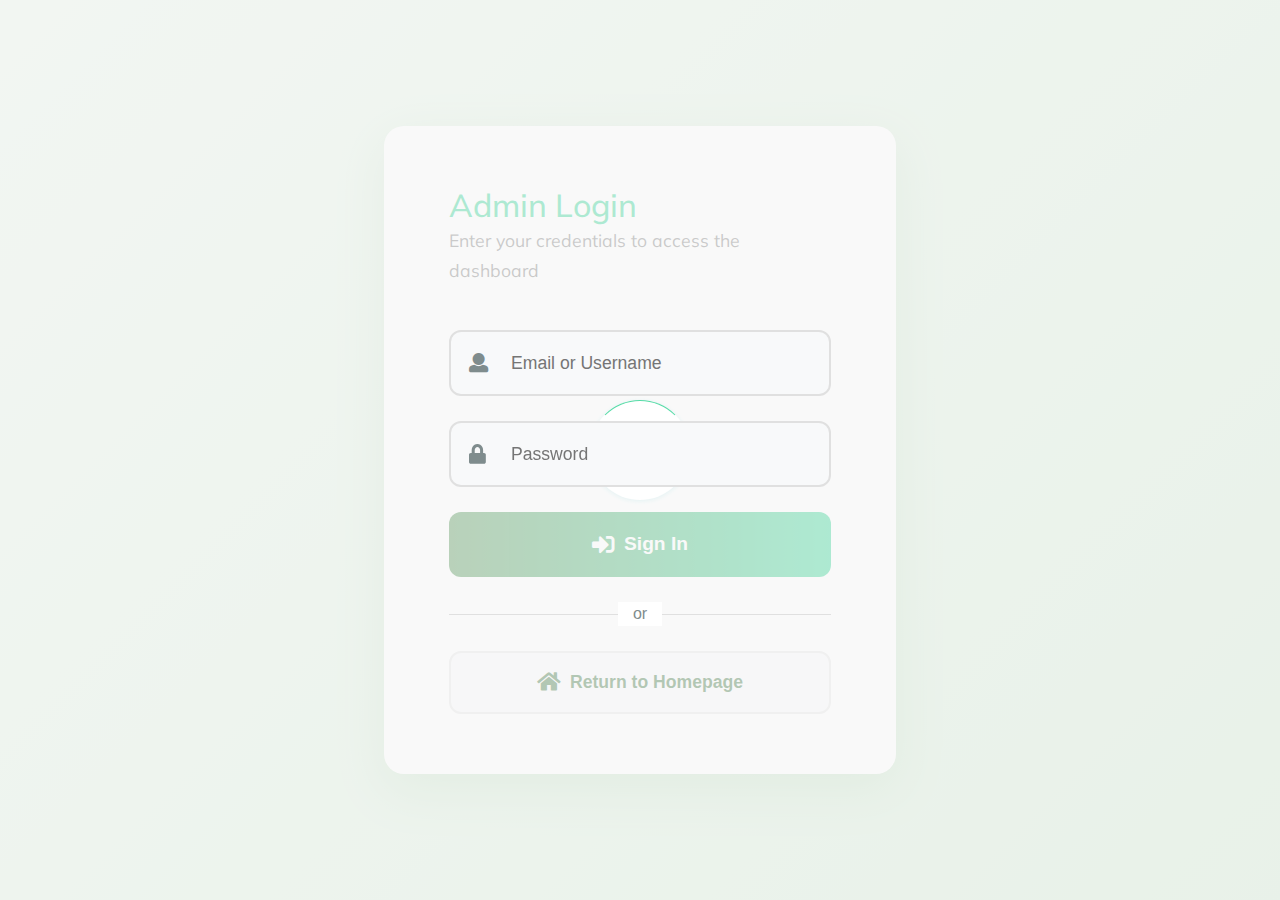
<file: admin-login.html>
<!DOCTYPE html>
<html lang="en">
  <head>
    <meta charset="UTF-8" />
    <meta name="viewport" content="width=device-width, initial-scale=1.0" />
    <title>Admin Login</title>
    <link
      rel="stylesheet"
      href="https://cdnjs.cloudflare.com/ajax/libs/font-awesome/6.4.0/css/all.min.css"
    />
    <link rel="stylesheet" href="assets/css/bootstrap.min.css" />
    <link rel="stylesheet" href="assets/css/owl.carousel.min.css" />
    <link rel="stylesheet" href="assets/css/magnific-popup.css" />
    <link rel="stylesheet" href="assets/css/fontawesome-all.min.css" />
    <link rel="stylesheet" href="assets/css/themify-icons.css" />
    <link rel="stylesheet" href="assets/css/slick.css" />
    <link rel="stylesheet" href="assets/css/nice-select.css" />
    <link rel="stylesheet" href="assets/css/style.css" />
    <link rel="stylesheet" href="assets/css/admin-lgoin.css" />
  </head>
  <body>
    <!-- ? Preloader Start -->
    <div id="preloader-active">
      <div class="preloader d-flex align-items-center justify-content-center">
        <div class="preloader-inner position-relative">
          <div class="preloader-circle"></div>
          <div class="preloader-img pere-text">
            <img src="assets/img/logo/loder.png" alt="" />
          </div>
        </div>
      </div>
    </div>
    <!-- Preloader end -->
    <div class="container">
      <div class="login-form">
        <div class="form-header">
          <h2>Admin Login</h2>
          <p>Enter your credentials to access the dashboard</p>
        </div>

        <form>
          <div class="input-group">
            <i class="fas fa-user"></i>
            <input type="text" placeholder="Email or Username" required />
          </div>

          <div class="input-group">
            <i class="fas fa-lock"></i>
            <input type="password" placeholder="Password" required />
          </div>

          <button type="submit" class="login-btn">
            <i class="fas fa-sign-in-alt"></i> Sign In
          </button>

          <div class="divider">
            <span>or</span>
          </div>

          <a href="/index.html" class="return-home-btn">
            <i class="fas fa-home"></i> Return to Homepage
          </a>
        </form>
      </div>
    </div>

    <script>
      // Form submission handling
      document.querySelector("form").addEventListener("submit", function (e) {
        e.preventDefault();

        const submitBtn = document.querySelector(".login-btn");
        const originalText = submitBtn.innerHTML;

        submitBtn.innerHTML =
          '<i class="fas fa-spinner fa-spin"></i> Authenticating';
        submitBtn.disabled = true;

        // Simulate authentication process
        setTimeout(() => {
          submitBtn.innerHTML = originalText;
          submitBtn.disabled = false;

          // In a real application, this would be an API call
          alert("Login successful! Redirecting to dashboard...");
        }, 2000);
      });
    </script>
    <script src="./assets/js/vendor/modernizr-3.5.0.min.js"></script>
    <!-- Jquery, Popper, Bootstrap -->
    <script src="./assets/js/vendor/jquery-1.12.4.min.js"></script>
    <script src="./assets/js/popper.min.js"></script>
    <script src="./assets/js/bootstrap.min.js"></script>

    <!-- Jquery Slick , Owl-Carousel Plugins -->
    <script src="./assets/js/owl.carousel.min.js"></script>
    <script src="./assets/js/slick.min.js"></script>
    <!-- One Page, Animated-HeadLin -->
    <script src="./assets/js/wow.min.js"></script>
    <script src="./assets/js/animated.headline.js"></script>
    <script src="./assets/js/jquery.magnific-popup.js"></script>

    <!-- Date Picker -->
    <script src="./assets/js/gijgo.min.js"></script>
    <!-- Nice-select, sticky -->
    <script src="./assets/js/jquery.nice-select.min.js"></script>
    <script src="./assets/js/jquery.sticky.js"></script>
    <!-- Progress -->
    <script src="./assets/js/jquery.barfiller.js"></script>

    <!-- counter , waypoint,Hover Direction -->
    <script src="./assets/js/jquery.counterup.min.js"></script>
    <script src="./assets/js/waypoints.min.js"></script>
    <script src="./assets/js/jquery.countdown.min.js"></script>
    <script src="./assets/js/hover-direction-snake.min.js"></script>
    <script src="./assets/js/plugins.js"></script>
    <script src="./assets/js/main.js"></script>
  </body>
</html>
</file>
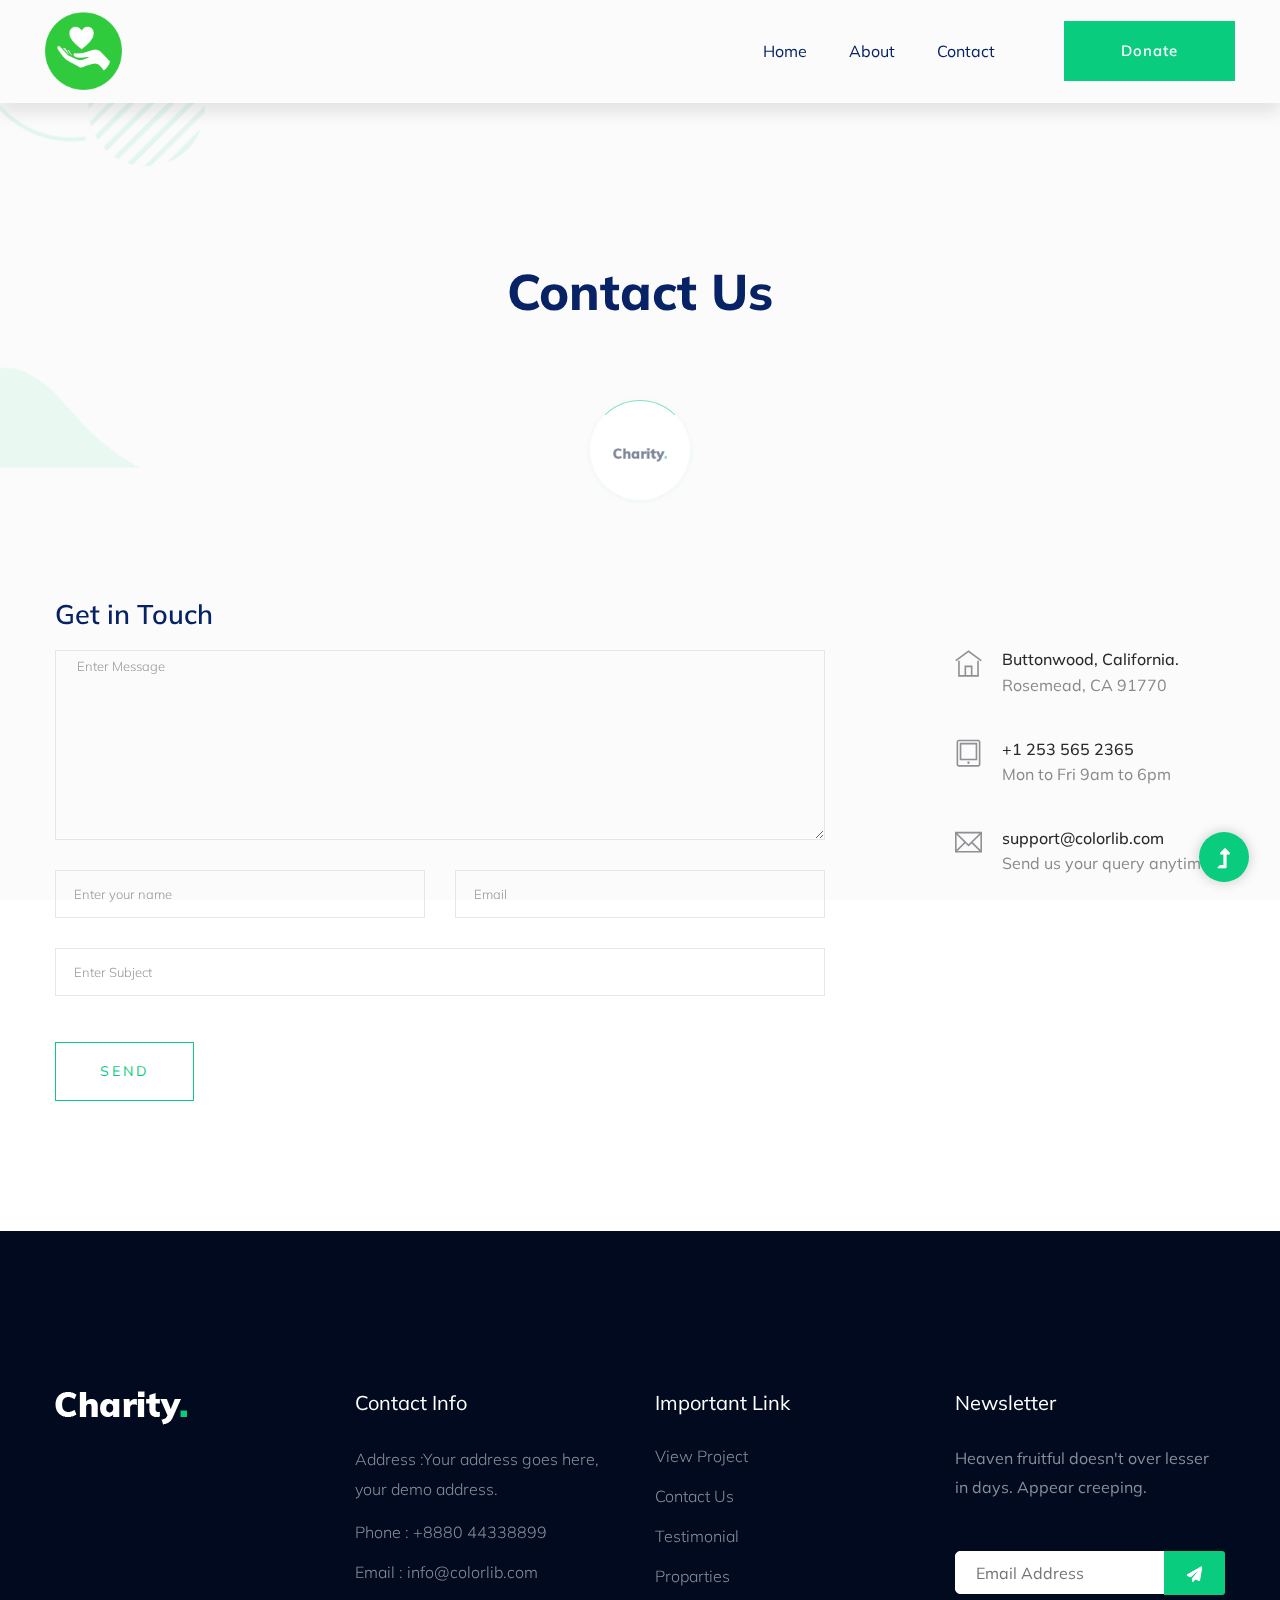
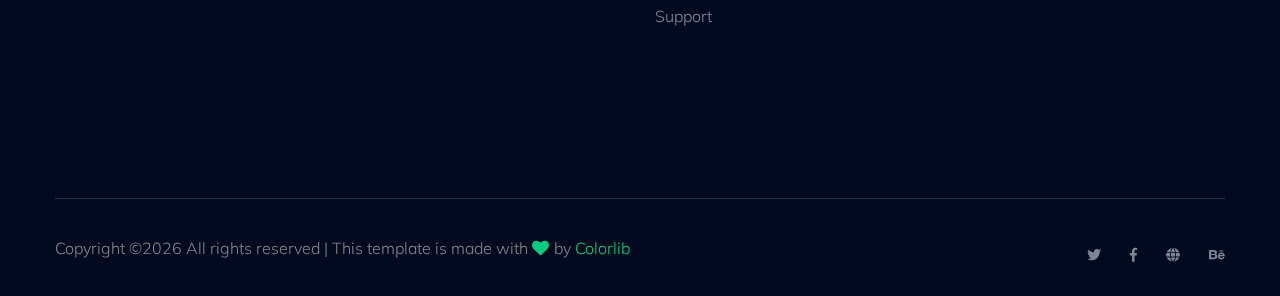
<file: contact.html>
<!doctype html>
<html class="no-js" lang="zxx">
<head>
    <meta charset="utf-8">
    <meta http-equiv="x-ua-compatible" content="ie=edge">
    <title> Charity | Teamplate</title>
    <meta name="description" content="">
    <meta name="viewport" content="width=device-width, initial-scale=1">
    <link rel="shortcut icon" type="image/x-icon" href="assets/img/favicon.ico">

   <!-- CSS here -->
    <link rel="stylesheet" href="assets/css/bootstrap.min.css">
    <link rel="stylesheet" href="assets/css/owl.carousel.min.css">
    <link rel="stylesheet" href="assets/css/slicknav.css">
    <link rel="stylesheet" href="assets/css/animate.min.css">
    <link rel="stylesheet" href="assets/css/hamburgers.min.css">
    <link rel="stylesheet" href="assets/css/magnific-popup.css">
    <link rel="stylesheet" href="assets/css/fontawesome-all.min.css">
    <link rel="stylesheet" href="assets/css/themify-icons.css">
    <link rel="stylesheet" href="assets/css/themify-icons.css">
    <link rel="stylesheet" href="assets/css/slick.css">
    <link rel="stylesheet" href="assets/css/nice-select.css">
    <link rel="stylesheet" href="assets/css/style.css">
</head>
    <!--? Preloader Start -->
    <div id="preloader-active">
        <div class="preloader d-flex align-items-center justify-content-center">
            <div class="preloader-inner position-relative">
                <div class="preloader-circle"></div>
                <div class="preloader-img pere-text">
                    <img src="assets/img/logo/loder.png" alt="">
                </div>
            </div>
        </div>
    </div>
    <!-- Preloader Start -->
    <header>
        <!-- Header Start -->
        <div class="header-area">
            <div class="main-header ">
                <div class="header-bottom  header-sticky">
                    <div class="container-fluid">
                        <div class="row align-items-center">
                            <!-- Logo -->
                            <div class="col-xl-2 col-lg-2">
                                <div class="logo">
                                    <a href="index.html"><img src="assets/img/logo/logo.png" alt=""></a>
                                </div>
                            </div>
                            <div class="col-xl-10 col-lg-10">
                                <div class="menu-wrapper  d-flex align-items-center justify-content-end">
                                    <!-- Main-menu -->
                                    <div class="main-menu d-none d-lg-block">
                                        <nav>
                                            <ul id="navigation">                                                                                          
                                                <li><a href="index.html">Home</a></li>
                                                <li><a href="about.html">About</a></li>
                                                <li><a href="contact.html">Contact</a></li>
                                            </ul>
                                        </nav>
                                    </div>
                                    <!-- Header-btn -->
                                    <div class="header-right-btn d-none d-lg-block ml-20">
                                        <a href="donate.html" class="btn header-btn">Donate</a>
                                    </div>
                                </div>
                            </div> 
                            <!-- Mobile Menu -->
                            <div class="col-12">
                                <div class="mobile_menu d-block d-lg-none"></div>
                            </div>
                        </div>
                    </div>
                </div>
            </div>
        </div>
        <!-- Header End -->
    </header>
    <main>
        <!--? Hero Start -->
        <div class="slider-area2">
            <div class="slider-height2 d-flex align-items-center">
                <div class="container">
                    <div class="row">
                        <div class="col-xl-12">
                            <div class="hero-cap hero-cap2 pt-20 text-center">
                                <h2>Contact Us</h2>
                            </div>
                        </div>
                    </div>
                </div>
            </div>
        </div>
        <!-- Hero End -->
        <!--?  Contact Area start  -->
        <section class="contact-section">
            <div class="container">
                <!-- <div class="d-none d-sm-block mb-5 pb-4">
                    <div id="map" style="height: 480px; position: relative; overflow: hidden;"><div style="height: 100%; width: 100%; position: absolute; top: 0px; left: 0px; background-color: rgb(229, 227, 223);"><div class="gm-style" style="position: absolute; z-index: 0; left: 0px; top: 0px; height: 100%; width: 100%; padding: 0px; border-width: 0px; margin: 0px;"><div tabindex="0" style="position: absolute; z-index: 0; left: 0px; top: 0px; height: 100%; width: 100%; padding: 0px; border-width: 0px; margin: 0px; cursor: url(&quot;https://maps.gstatic.com/mapfiles/openhand_8_8.cur&quot;), default; touch-action: pan-x pan-y;"><div style="z-index: 1; position: absolute; left: 50%; top: 50%; width: 100%; transform: translate(0px, 0px);"><div style="position: absolute; left: 0px; top: 0px; z-index: 100; width: 100%;"><div style="position: absolute; left: 0px; top: 0px; z-index: 0;"><div style="position: absolute; z-index: 991; transform: matrix(1, 0, 0, 1, -100, -189);"><div style="position: absolute; left: 0px; top: 0px; width: 256px; height: 256px;"><div style="width: 256px; height: 256px;"></div></div><div style="position: absolute; left: -256px; top: 0px; width: 256px; height: 256px;"><div style="width: 256px; height: 256px;"></div></div><div style="position: absolute; left: -256px; top: -256px; width: 256px; height: 256px;"><div style="width: 256px; height: 256px;"></div></div><div style="position: absolute; left: 0px; top: -256px; width: 256px; height: 256px;"><div style="width: 256px; height: 256px;"></div></div><div style="position: absolute; left: 256px; top: -256px; width: 256px; height: 256px;"><div style="width: 256px; height: 256px;"></div></div><div style="position: absolute; left: 256px; top: 0px; width: 256px; height: 256px;"><div style="width: 256px; height: 256px;"></div></div><div style="position: absolute; left: 256px; top: 256px; width: 256px; height: 256px;"><div style="width: 256px; height: 256px;"></div></div><div style="position: absolute; left: 0px; top: 256px; width: 256px; height: 256px;"><div style="width: 256px; height: 256px;"></div></div><div style="position: absolute; left: -256px; top: 256px; width: 256px; height: 256px;"><div style="width: 256px; height: 256px;"></div></div><div style="position: absolute; left: -512px; top: 256px; width: 256px; height: 256px;"><div style="width: 256px; height: 256px;"></div></div><div style="position: absolute; left: -512px; top: 0px; width: 256px; height: 256px;"><div style="width: 256px; height: 256px;"></div></div><div style="position: absolute; left: -512px; top: -256px; width: 256px; height: 256px;"><div style="width: 256px; height: 256px;"></div></div><div style="position: absolute; left: 512px; top: -256px; width: 256px; height: 256px;"><div style="width: 256px; height: 256px;"></div></div><div style="position: absolute; left: 512px; top: 0px; width: 256px; height: 256px;"><div style="width: 256px; height: 256px;"></div></div><div style="position: absolute; left: 512px; top: 256px; width: 256px; height: 256px;"><div style="width: 256px; height: 256px;"></div></div></div></div></div><div style="position: absolute; left: 0px; top: 0px; z-index: 101; width: 100%;"></div><div style="position: absolute; left: 0px; top: 0px; z-index: 102; width: 100%;"></div><div style="position: absolute; left: 0px; top: 0px; z-index: 103; width: 100%;"><div style="position: absolute; left: 0px; top: 0px; z-index: -1;"><div style="position: absolute; z-index: 991; transform: matrix(1, 0, 0, 1, -100, -189);"><div style="width: 256px; height: 256px; overflow: hidden; position: absolute; left: 0px; top: 0px;"></div><div style="width: 256px; height: 256px; overflow: hidden; position: absolute; left: -256px; top: 0px;"></div><div style="width: 256px; height: 256px; overflow: hidden; position: absolute; left: -256px; top: -256px;"></div><div style="width: 256px; height: 256px; overflow: hidden; position: absolute; left: 0px; top: -256px;"></div><div style="width: 256px; height: 256px; overflow: hidden; position: absolute; left: 256px; top: -256px;"></div><div style="width: 256px; height: 256px; overflow: hidden; position: absolute; left: 256px; top: 0px;"></div><div style="width: 256px; height: 256px; overflow: hidden; position: absolute; left: 256px; top: 256px;"></div><div style="width: 256px; height: 256px; overflow: hidden; position: absolute; left: 0px; top: 256px;"></div><div style="width: 256px; height: 256px; overflow: hidden; position: absolute; left: -256px; top: 256px;"></div><div style="width: 256px; height: 256px; overflow: hidden; position: absolute; left: -512px; top: 256px;"></div><div style="width: 256px; height: 256px; overflow: hidden; position: absolute; left: -512px; top: 0px;"></div><div style="width: 256px; height: 256px; overflow: hidden; position: absolute; left: -512px; top: -256px;"></div><div style="width: 256px; height: 256px; overflow: hidden; position: absolute; left: 512px; top: -256px;"></div><div style="width: 256px; height: 256px; overflow: hidden; position: absolute; left: 512px; top: 0px;"></div><div style="width: 256px; height: 256px; overflow: hidden; position: absolute; left: 512px; top: 256px;"></div></div></div></div><div style="position: absolute; left: 0px; top: 0px; z-index: 0;"><div style="position: absolute; z-index: 991; transform: matrix(1, 0, 0, 1, -100, -189);"><div style="position: absolute; left: 0px; top: 0px; width: 256px; height: 256px; transition: opacity 200ms linear 0s;"><img draggable="false" alt="" role="presentation" src="https://maps.googleapis.com/maps/vt?pb=!1m5!1m4!1i9!2i470!3i302!4i256!2m3!1e0!2sm!3i476185792!2m3!1e2!6m1!3e5!3m14!2sen-US!3sUS!5e18!12m1!1e68!12m3!1e37!2m1!1ssmartmaps!12m4!1e26!2m2!1sstyles!2zcC5zOi02MHxwLmw6LTYw!4e0&amp;key=AIzaSyDpfS1oRGreGSBU5HHjMmQ3o5NLw7VdJ6I&amp;token=70038" style="width: 256px; height: 256px; user-select: none; border: 0px; padding: 0px; margin: 0px; max-width: none;"></div><div style="position: absolute; left: 256px; top: 0px; width: 256px; height: 256px; transition: opacity 200ms linear 0s;"><img draggable="false" alt="" role="presentation" src="https://maps.googleapis.com/maps/vt?pb=!1m5!1m4!1i9!2i471!3i302!4i256!2m3!1e0!2sm!3i476185840!2m3!1e2!6m1!3e5!3m14!2sen-US!3sUS!5e18!12m1!1e68!12m3!1e37!2m1!1ssmartmaps!12m4!1e26!2m2!1sstyles!2zcC5zOi02MHxwLmw6LTYw!4e0&amp;key=AIzaSyDpfS1oRGreGSBU5HHjMmQ3o5NLw7VdJ6I&amp;token=84496" style="width: 256px; height: 256px; user-select: none; border: 0px; padding: 0px; margin: 0px; max-width: none;"></div><div style="position: absolute; left: 256px; top: 256px; width: 256px; height: 256px; transition: opacity 200ms linear 0s;"><img draggable="false" alt="" role="presentation" src="https://maps.googleapis.com/maps/vt?pb=!1m5!1m4!1i9!2i471!3i303!4i256!2m3!1e0!2sm!3i476185840!2m3!1e2!6m1!3e5!3m14!2sen-US!3sUS!5e18!12m1!1e68!12m3!1e37!2m1!1ssmartmaps!12m4!1e26!2m2!1sstyles!2zcC5zOi02MHxwLmw6LTYw!4e0&amp;key=AIzaSyDpfS1oRGreGSBU5HHjMmQ3o5NLw7VdJ6I&amp;token=107953" style="width: 256px; height: 256px; user-select: none; border: 0px; padding: 0px; margin: 0px; max-width: none;"></div><div style="position: absolute; left: 0px; top: 256px; width: 256px; height: 256px; transition: opacity 200ms linear 0s;"><img draggable="false" alt="" role="presentation" src="https://maps.googleapis.com/maps/vt?pb=!1m5!1m4!1i9!2i470!3i303!4i256!2m3!1e0!2sm!3i476185792!2m3!1e2!6m1!3e5!3m14!2sen-US!3sUS!5e18!12m1!1e68!12m3!1e37!2m1!1ssmartmaps!12m4!1e26!2m2!1sstyles!2zcC5zOi02MHxwLmw6LTYw!4e0&amp;key=AIzaSyDpfS1oRGreGSBU5HHjMmQ3o5NLw7VdJ6I&amp;token=93495" style="width: 256px; height: 256px; user-select: none; border: 0px; padding: 0px; margin: 0px; max-width: none;"></div><div style="position: absolute; left: -256px; top: 256px; width: 256px; height: 256px; transition: opacity 200ms linear 0s;"><img draggable="false" alt="" role="presentation" src="https://maps.googleapis.com/maps/vt?pb=!1m5!1m4!1i9!2i469!3i303!4i256!2m3!1e0!2sm!3i476185792!2m3!1e2!6m1!3e5!3m14!2sen-US!3sUS!5e18!12m1!1e68!12m3!1e37!2m1!1ssmartmaps!12m4!1e26!2m2!1sstyles!2zcC5zOi02MHxwLmw6LTYw!4e0&amp;key=AIzaSyDpfS1oRGreGSBU5HHjMmQ3o5NLw7VdJ6I&amp;token=85128" style="width: 256px; height: 256px; user-select: none; border: 0px; padding: 0px; margin: 0px; max-width: none;"></div><div style="position: absolute; left: -512px; top: 256px; width: 256px; height: 256px; transition: opacity 200ms linear 0s;"><img draggable="false" alt="" role="presentation" src="https://maps.googleapis.com/maps/vt?pb=!1m5!1m4!1i9!2i468!3i303!4i256!2m3!1e0!2sm!3i476185504!2m3!1e2!6m1!3e5!3m14!2sen-US!3sUS!5e18!12m1!1e68!12m3!1e37!2m1!1ssmartmaps!12m4!1e26!2m2!1sstyles!2zcC5zOi02MHxwLmw6LTYw!4e0&amp;key=AIzaSyDpfS1oRGreGSBU5HHjMmQ3o5NLw7VdJ6I&amp;token=46831" style="width: 256px; height: 256px; user-select: none; border: 0px; padding: 0px; margin: 0px; max-width: none;"></div><div style="position: absolute; left: -512px; top: 0px; width: 256px; height: 256px; transition: opacity 200ms linear 0s;"><img draggable="false" alt="" role="presentation" src="https://maps.googleapis.com/maps/vt?pb=!1m5!1m4!1i9!2i468!3i302!4i256!2m3!1e0!2sm!3i476184952!2m3!1e2!6m1!3e5!3m14!2sen-US!3sUS!5e18!12m1!1e68!12m3!1e37!2m1!1ssmartmaps!12m4!1e26!2m2!1sstyles!2zcC5zOi02MHxwLmw6LTYw!4e0&amp;key=AIzaSyDpfS1oRGreGSBU5HHjMmQ3o5NLw7VdJ6I&amp;token=10814" style="width: 256px; height: 256px; user-select: none; border: 0px; padding: 0px; margin: 0px; max-width: none;"></div><div style="position: absolute; left: -512px; top: -256px; width: 256px; height: 256px; transition: opacity 200ms linear 0s;"><img draggable="false" alt="" role="presentation" src="https://maps.googleapis.com/maps/vt?pb=!1m5!1m4!1i9!2i468!3i301!4i256!2m3!1e0!2sm!3i476184952!2m3!1e2!6m1!3e5!3m14!2sen-US!3sUS!5e18!12m1!1e68!12m3!1e37!2m1!1ssmartmaps!12m4!1e26!2m2!1sstyles!2zcC5zOi02MHxwLmw6LTYw!4e0&amp;key=AIzaSyDpfS1oRGreGSBU5HHjMmQ3o5NLw7VdJ6I&amp;token=118428" style="width: 256px; height: 256px; user-select: none; border: 0px; padding: 0px; margin: 0px; max-width: none;"></div><div style="position: absolute; left: 512px; top: -256px; width: 256px; height: 256px; transition: opacity 200ms linear 0s;"><img draggable="false" alt="" role="presentation" src="https://maps.googleapis.com/maps/vt?pb=!1m5!1m4!1i9!2i472!3i301!4i256!2m3!1e0!2sm!3i476185636!2m3!1e2!6m1!3e5!3m14!2sen-US!3sUS!5e18!12m1!1e68!12m3!1e37!2m1!1ssmartmaps!12m4!1e26!2m2!1sstyles!2zcC5zOi02MHxwLmw6LTYw!4e0&amp;key=AIzaSyDpfS1oRGreGSBU5HHjMmQ3o5NLw7VdJ6I&amp;token=43995" style="width: 256px; height: 256px; user-select: none; border: 0px; padding: 0px; margin: 0px; max-width: none;"></div><div style="position: absolute; left: 512px; top: 0px; width: 256px; height: 256px; transition: opacity 200ms linear 0s;"><img draggable="false" alt="" role="presentation" src="https://maps.googleapis.com/maps/vt?pb=!1m5!1m4!1i9!2i472!3i302!4i256!2m3!1e0!2sm!3i476185840!2m3!1e2!6m1!3e5!3m14!2sen-US!3sUS!5e18!12m1!1e68!12m3!1e37!2m1!1ssmartmaps!12m4!1e26!2m2!1sstyles!2zcC5zOi02MHxwLmw6LTYw!4e0&amp;key=AIzaSyDpfS1oRGreGSBU5HHjMmQ3o5NLw7VdJ6I&amp;token=905" style="width: 256px; height: 256px; user-select: none; border: 0px; padding: 0px; margin: 0px; max-width: none;"></div><div style="position: absolute; left: 512px; top: 256px; width: 256px; height: 256px; transition: opacity 200ms linear 0s;"><img draggable="false" alt="" role="presentation" src="https://maps.googleapis.com/maps/vt?pb=!1m5!1m4!1i9!2i472!3i303!4i256!2m3!1e0!2sm!3i476185840!2m3!1e2!6m1!3e5!3m14!2sen-US!3sUS!5e18!12m1!1e68!12m3!1e37!2m1!1ssmartmaps!12m4!1e26!2m2!1sstyles!2zcC5zOi02MHxwLmw6LTYw!4e0&amp;key=AIzaSyDpfS1oRGreGSBU5HHjMmQ3o5NLw7VdJ6I&amp;token=24362" style="width: 256px; height: 256px; user-select: none; border: 0px; padding: 0px; margin: 0px; max-width: none;"></div><div style="position: absolute; left: -256px; top: 0px; width: 256px; height: 256px; transition: opacity 200ms linear 0s;"><img draggable="false" alt="" role="presentation" src="https://maps.googleapis.com/maps/vt?pb=!1m5!1m4!1i9!2i469!3i302!4i256!2m3!1e0!2sm!3i476185792!2m3!1e2!6m1!3e5!3m14!2sen-US!3sUS!5e18!12m1!1e68!12m3!1e37!2m1!1ssmartmaps!12m4!1e26!2m2!1sstyles!2zcC5zOi02MHxwLmw6LTYw!4e0&amp;key=AIzaSyDpfS1oRGreGSBU5HHjMmQ3o5NLw7VdJ6I&amp;token=61671" style="width: 256px; height: 256px; user-select: none; border: 0px; padding: 0px; margin: 0px; max-width: none;"></div><div style="position: absolute; left: -256px; top: -256px; width: 256px; height: 256px; transition: opacity 200ms linear 0s;"><img draggable="false" alt="" role="presentation" src="https://maps.googleapis.com/maps/vt?pb=!1m5!1m4!1i9!2i469!3i301!4i256!2m3!1e0!2sm!3i476185792!2m3!1e2!6m1!3e5!3m14!2sen-US!3sUS!5e18!12m1!1e68!12m3!1e37!2m1!1ssmartmaps!12m4!1e26!2m2!1sstyles!2zcC5zOi02MHxwLmw6LTYw!4e0&amp;key=AIzaSyDpfS1oRGreGSBU5HHjMmQ3o5NLw7VdJ6I&amp;token=38214" style="width: 256px; height: 256px; user-select: none; border: 0px; padding: 0px; margin: 0px; max-width: none;"></div><div style="position: absolute; left: 0px; top: -256px; width: 256px; height: 256px; transition: opacity 200ms linear 0s;"><img draggable="false" alt="" role="presentation" src="https://maps.googleapis.com/maps/vt?pb=!1m5!1m4!1i9!2i470!3i301!4i256!2m3!1e0!2sm!3i476185792!2m3!1e2!6m1!3e5!3m14!2sen-US!3sUS!5e18!12m1!1e68!12m3!1e37!2m1!1ssmartmaps!12m4!1e26!2m2!1sstyles!2zcC5zOi02MHxwLmw6LTYw!4e0&amp;key=AIzaSyDpfS1oRGreGSBU5HHjMmQ3o5NLw7VdJ6I&amp;token=46581" style="width: 256px; height: 256px; user-select: none; border: 0px; padding: 0px; margin: 0px; max-width: none;"></div><div style="position: absolute; left: 256px; top: -256px; width: 256px; height: 256px; transition: opacity 200ms linear 0s;"><img draggable="false" alt="" role="presentation" src="https://maps.googleapis.com/maps/vt?pb=!1m5!1m4!1i9!2i471!3i301!4i256!2m3!1e0!2sm!3i476185792!2m3!1e2!6m1!3e5!3m14!2sen-US!3sUS!5e18!12m1!1e68!12m3!1e37!2m1!1ssmartmaps!12m4!1e26!2m2!1sstyles!2zcC5zOi02MHxwLmw6LTYw!4e0&amp;key=AIzaSyDpfS1oRGreGSBU5HHjMmQ3o5NLw7VdJ6I&amp;token=94061" style="width: 256px; height: 256px; user-select: none; border: 0px; padding: 0px; margin: 0px; max-width: none;"></div></div></div></div><div class="gm-style-pbc" style="z-index: 2; position: absolute; height: 100%; width: 100%; padding: 0px; border-width: 0px; margin: 0px; left: 0px; top: 0px; opacity: 0;"><p class="gm-style-pbt"></p></div><div style="z-index: 3; position: absolute; height: 100%; width: 100%; padding: 0px; border-width: 0px; margin: 0px; left: 0px; top: 0px; touch-action: pan-x pan-y;"><div style="z-index: 4; position: absolute; left: 50%; top: 50%; width: 100%; transform: translate(0px, 0px);"><div style="position: absolute; left: 0px; top: 0px; z-index: 104; width: 100%;"></div><div style="position: absolute; left: 0px; top: 0px; z-index: 105; width: 100%;"></div><div style="position: absolute; left: 0px; top: 0px; z-index: 106; width: 100%;"></div><div style="position: absolute; left: 0px; top: 0px; z-index: 107; width: 100%;"></div></div></div></div><iframe aria-hidden="true" frameborder="0" style="z-index: -1; position: absolute; width: 100%; height: 100%; top: 0px; left: 0px; border: none;" src="about:blank"></iframe><div style="margin-left: 5px; margin-right: 5px; z-index: 1000000; position: absolute; left: 0px; bottom: 0px;"><a target="_blank" rel="noopener" href="https://maps.google.com/maps?ll=-31.197,150.744&amp;z=9&amp;t=m&amp;hl=en-US&amp;gl=US&amp;mapclient=apiv3" title="Open this area in Google Maps (opens a new window)" style="position: static; overflow: visible; float: none; display: inline;"><div style="width: 66px; height: 26px; cursor: pointer;"><img alt="" src="https://maps.gstatic.com/mapfiles/api-3/images/google_white5.png" draggable="false" style="position: absolute; left: 0px; top: 0px; width: 66px; height: 26px; user-select: none; border: 0px; padding: 0px; margin: 0px;"></div></a></div><div style="background-color: white; padding: 15px 21px; border: 1px solid rgb(171, 171, 171); font-family: Roboto, Arial, sans-serif; color: rgb(34, 34, 34); box-sizing: border-box; box-shadow: rgba(0, 0, 0, 0.2) 0px 4px 16px; z-index: 10000002; display: none; width: 300px; height: 180px; position: absolute; left: 315px; top: 150px;"><div style="padding: 0px 0px 10px; font-size: 16px; box-sizing: border-box;">Map Data</div><div style="font-size: 13px;">Map data ©2019 Google</div><button draggable="false" title="Close" aria-label="Close" type="button" class="gm-ui-hover-effect" style="background: none; display: block; border: 0px; margin: 0px; padding: 0px; position: absolute; cursor: pointer; user-select: none; top: 0px; right: 0px; width: 37px; height: 37px;"><img src="data:image/svg+xml,%3Csvg%20xmlns%3D%22http%3A%2F%2Fwww.w3.org%2F2000%2Fsvg%22%20width%3D%2224px%22%20height%3D%2224px%22%20viewBox%3D%220%200%2024%2024%22%20fill%3D%22%23000000%22%3E%0A%20%20%20%20%3Cpath%20d%3D%22M19%206.41L17.59%205%2012%2010.59%206.41%205%205%206.41%2010.59%2012%205%2017.59%206.41%2019%2012%2013.41%2017.59%2019%2019%2017.59%2013.41%2012z%22%2F%3E%0A%20%20%20%20%3Cpath%20d%3D%22M0%200h24v24H0z%22%20fill%3D%22none%22%2F%3E%0A%3C%2Fsvg%3E%0A" style="pointer-events: none; display: block; width: 13px; height: 13px; margin: 12px;"></button></div><div class="gmnoprint" style="z-index: 1000001; position: absolute; right: 166px; bottom: 0px; width: 121px;"><div draggable="false" class="gm-style-cc" style="user-select: none; height: 14px; line-height: 14px;"><div style="opacity: 0.7; width: 100%; height: 100%; position: absolute;"><div style="width: 1px;"></div><div style="background-color: rgb(245, 245, 245); width: auto; height: 100%; margin-left: 1px;"></div></div><div style="position: relative; padding-right: 6px; padding-left: 6px; box-sizing: border-box; font-family: Roboto, Arial, sans-serif; font-size: 10px; color: rgb(68, 68, 68); white-space: nowrap; direction: ltr; text-align: right; vertical-align: middle; display: inline-block;"><a style="text-decoration: none; cursor: pointer; display: none;">Map Data</a><span>Map data ©2019 Google</span></div></div></div><div class="gmnoscreen" style="position: absolute; right: 0px; bottom: 0px;"><div style="font-family: Roboto, Arial, sans-serif; font-size: 11px; color: rgb(68, 68, 68); direction: ltr; text-align: right; background-color: rgb(245, 245, 245);">Map data ©2019 Google</div></div><div class="gmnoprint gm-style-cc" draggable="false" style="z-index: 1000001; user-select: none; height: 14px; line-height: 14px; position: absolute; right: 95px; bottom: 0px;"><div style="opacity: 0.7; width: 100%; height: 100%; position: absolute;"><div style="width: 1px;"></div><div style="background-color: rgb(245, 245, 245); width: auto; height: 100%; margin-left: 1px;"></div></div><div style="position: relative; padding-right: 6px; padding-left: 6px; box-sizing: border-box; font-family: Roboto, Arial, sans-serif; font-size: 10px; color: rgb(68, 68, 68); white-space: nowrap; direction: ltr; text-align: right; vertical-align: middle; display: inline-block;"><a href="https://www.google.com/intl/en-US_US/help/terms_maps.html" target="_blank" rel="noopener" style="text-decoration: none; cursor: pointer; color: rgb(68, 68, 68);">Terms of Use</a></div></div><button draggable="false" title="Toggle fullscreen view" aria-label="Toggle fullscreen view" type="button" class="gm-control-active gm-fullscreen-control" style="background: none rgb(255, 255, 255); border: 0px; margin: 10px; padding: 0px; position: absolute; cursor: pointer; user-select: none; border-radius: 2px; height: 40px; width: 40px; box-shadow: rgba(0, 0, 0, 0.3) 0px 1px 4px -1px; overflow: hidden; top: 0px; right: 0px;"><img src="data:image/svg+xml,%3Csvg%20xmlns%3D%22http%3A%2F%2Fwww.w3.org%2F2000%2Fsvg%22%20width%3D%2218%22%20height%3D%2218%22%20viewBox%3D%220%20018%2018%22%3E%0A%20%20%3Cpath%20fill%3D%22%23666%22%20d%3D%22M0%2C0v2v4h2V2h4V0H2H0z%20M16%2C0h-4v2h4v4h2V2V0H16z%20M16%2C16h-4v2h4h2v-2v-4h-2V16z%20M2%2C12H0v4v2h2h4v-2H2V12z%22%2F%3E%0A%3C%2Fsvg%3E%0A" style="height: 18px; width: 18px;"><img src="data:image/svg+xml,%3Csvg%20xmlns%3D%22http%3A%2F%2Fwww.w3.org%2F2000%2Fsvg%22%20width%3D%2218%22%20height%3D%2218%22%20viewBox%3D%220%200%2018%2018%22%3E%0A%20%20%3Cpath%20fill%3D%22%23333%22%20d%3D%22M0%2C0v2v4h2V2h4V0H2H0z%20M16%2C0h-4v2h4v4h2V2V0H16z%20M16%2C16h-4v2h4h2v-2v-4h-2V16z%20M2%2C12H0v4v2h2h4v-2H2V12z%22%2F%3E%0A%3C%2Fsvg%3E%0A" style="height: 18px; width: 18px;"><img src="data:image/svg+xml,%3Csvg%20xmlns%3D%22http%3A%2F%2Fwww.w3.org%2F2000%2Fsvg%22%20width%3D%2218%22%20height%3D%2218%22%20viewBox%3D%220%200%2018%2018%22%3E%0A%20%20%3Cpath%20fill%3D%22%23111%22%20d%3D%22M0%2C0v2v4h2V2h4V0H2H0z%20M16%2C0h-4v2h4v4h2V2V0H16z%20M16%2C16h-4v2h4h2v-2v-4h-2V16z%20M2%2C12H0v4v2h2h4v-2H2V12z%22%2F%3E%0A%3C%2Fsvg%3E%0A" style="height: 18px; width: 18px;"></button><div draggable="false" class="gm-style-cc" style="user-select: none; height: 14px; line-height: 14px; position: absolute; right: 0px; bottom: 0px;"><div style="opacity: 0.7; width: 100%; height: 100%; position: absolute;"><div style="width: 1px;"></div><div style="background-color: rgb(245, 245, 245); width: auto; height: 100%; margin-left: 1px;"></div></div><div style="position: relative; padding-right: 6px; padding-left: 6px; box-sizing: border-box; font-family: Roboto, Arial, sans-serif; font-size: 10px; color: rgb(68, 68, 68); white-space: nowrap; direction: ltr; text-align: right; vertical-align: middle; display: inline-block;"><a target="_blank" rel="noopener" title="Report errors in the road map or imagery to Google" href="https://www.google.com/maps/@-31.197,150.744,9z/data=!10m1!1e1!12b1?source=apiv3&amp;rapsrc=apiv3" style="font-family: Roboto, Arial, sans-serif; font-size: 10px; color: rgb(68, 68, 68); text-decoration: none; position: relative;">Report a map error</a></div></div><div class="gmnoprint gm-bundled-control gm-bundled-control-on-bottom" draggable="false" controlwidth="40" controlheight="81" style="margin: 10px; user-select: none; position: absolute; bottom: 95px; right: 40px;"><div class="gmnoprint" controlwidth="40" controlheight="81" style="position: absolute; left: 0px; top: 0px;"><div draggable="false" style="user-select: none; box-shadow: rgba(0, 0, 0, 0.3) 0px 1px 4px -1px; border-radius: 2px; cursor: pointer; background-color: rgb(255, 255, 255); width: 40px; height: 81px;"><button draggable="false" title="Zoom in" aria-label="Zoom in" type="button" class="gm-control-active" style="background: none; display: block; border: 0px; margin: 0px; padding: 0px; position: relative; cursor: pointer; user-select: none; overflow: hidden; width: 40px; height: 40px; top: 0px; left: 0px;"><img src="data:image/svg+xml,%3Csvg%20xmlns%3D%22http%3A%2F%2Fwww.w3.org%2F2000%2Fsvg%22%20width%3D%2218%22%20height%3D%2218%22%20viewBox%3D%220%200%2018%2018%22%3E%0A%20%20%3Cpolygon%20fill%3D%22%23666%22%20points%3D%2218%2C7%2011%2C7%2011%2C0%207%2C0%207%2C7%200%2C7%200%2C11%207%2C11%207%2C18%2011%2C18%2011%2C11%2018%2C11%22%2F%3E%0A%3C%2Fsvg%3E%0A" style="height: 18px; width: 18px;"><img src="data:image/svg+xml,%3Csvg%20xmlns%3D%22http%3A%2F%2Fwww.w3.org%2F2000%2Fsvg%22%20width%3D%2218%22%20height%3D%2218%22%20viewBox%3D%220%200%2018%2018%22%3E%0A%20%20%3Cpolygon%20fill%3D%22%23333%22%20points%3D%2218%2C7%2011%2C7%2011%2C0%207%2C0%207%2C7%200%2C7%200%2C11%207%2C11%207%2C18%2011%2C18%2011%2C11%2018%2C11%22%2F%3E%0A%3C%2Fsvg%3E%0A" style="height: 18px; width: 18px;"><img src="data:image/svg+xml,%3Csvg%20xmlns%3D%22http%3A%2F%2Fwww.w3.org%2F2000%2Fsvg%22%20width%3D%2218%22%20height%3D%2218%22%20viewBox%3D%220%200%2018%2018%22%3E%0A%20%20%3Cpolygon%20fill%3D%22%23111%22%20points%3D%2218%2C7%2011%2C7%2011%2C0%207%2C0%207%2C7%200%2C7%200%2C11%207%2C11%207%2C18%2011%2C18%2011%2C11%2018%2C11%22%2F%3E%0A%3C%2Fsvg%3E%0A" style="height: 18px; width: 18px;"></button><div style="position: relative; overflow: hidden; width: 30px; height: 1px; margin: 0px 5px; background-color: rgb(230, 230, 230); top: 0px;"></div><button draggable="false" title="Zoom out" aria-label="Zoom out" type="button" class="gm-control-active" style="background: none; display: block; border: 0px; margin: 0px; padding: 0px; position: relative; cursor: pointer; user-select: none; overflow: hidden; width: 40px; height: 40px; top: 0px; left: 0px;"><img src="data:image/svg+xml,%3Csvg%20xmlns%3D%22http%3A%2F%2Fwww.w3.org%2F2000%2Fsvg%22%20width%3D%2218%22%20height%3D%2218%22%20viewBox%3D%220%200%2018%2018%22%3E%0A%20%20%3Cpath%20fill%3D%22%23666%22%20d%3D%22M0%2C7h18v4H0V7z%22%2F%3E%0A%3C%2Fsvg%3E%0A" style="height: 18px; width: 18px;"><img src="data:image/svg+xml,%3Csvg%20xmlns%3D%22http%3A%2F%2Fwww.w3.org%2F2000%2Fsvg%22%20width%3D%2218%22%20height%3D%2218%22%20viewBox%3D%220%200%2018%2018%22%3E%0A%20%20%3Cpath%20fill%3D%22%23333%22%20d%3D%22M0%2C7h18v4H0V7z%22%2F%3E%0A%3C%2Fsvg%3E%0A" style="height: 18px; width: 18px;"><img src="data:image/svg+xml,%3Csvg%20xmlns%3D%22http%3A%2F%2Fwww.w3.org%2F2000%2Fsvg%22%20width%3D%2218%22%20height%3D%2218%22%20viewBox%3D%220%200%2018%2018%22%3E%0A%20%20%3Cpath%20fill%3D%22%23111%22%20d%3D%22M0%2C7h18v4H0V7z%22%2F%3E%0A%3C%2Fsvg%3E%0A" style="height: 18px; width: 18px;"></button></div></div><div class="gmnoprint" controlwidth="40" controlheight="40" style="display: none; position: absolute;"><div style="width: 40px; height: 40px;"><button draggable="false" title="Rotate map 90 degrees" aria-label="Rotate map 90 degrees" type="button" class="gm-control-active" style="background: none rgb(255, 255, 255); display: none; border: 0px; margin: 0px 0px 32px; padding: 0px; position: relative; cursor: pointer; user-select: none; width: 40px; height: 40px; top: 0px; left: 0px; overflow: hidden; box-shadow: rgba(0, 0, 0, 0.3) 0px 1px 4px -1px; border-radius: 2px;"><img src="data:image/svg+xml,%3Csvg%20xmlns%3D%22http%3A%2F%2Fwww.w3.org%2F2000%2Fsvg%22%20width%3D%2224%22%20height%3D%2222%22%20viewBox%3D%220%200%2024%2022%22%3E%0A%20%20%3Cpath%20fill%3D%22%23666%22%20fill-rule%3D%22evenodd%22%20d%3D%22M20%2010c0-5.52-4.48-10-10-10s-10%204.48-10%2010v5h5v-5c0-2.76%202.24-5%205-5s5%202.24%205%205v5h-4l6.5%207%206.5-7h-4v-5z%22%20clip-rule%3D%22evenodd%22%2F%3E%0A%3C%2Fsvg%3E%0A" style="height: 18px; width: 18px;"><img src="data:image/svg+xml,%3Csvg%20xmlns%3D%22http%3A%2F%2Fwww.w3.org%2F2000%2Fsvg%22%20width%3D%2224%22%20height%3D%2222%22%20viewBox%3D%220%200%2024%2022%22%3E%0A%20%20%3Cpath%20fill%3D%22%23333%22%20fill-rule%3D%22evenodd%22%20d%3D%22M20%2010c0-5.52-4.48-10-10-10s-10%204.48-10%2010v5h5v-5c0-2.76%202.24-5%205-5s5%202.24%205%205v5h-4l6.5%207%206.5-7h-4v-5z%22%20clip-rule%3D%22evenodd%22%2F%3E%0A%3C%2Fsvg%3E%0A" style="height: 18px; width: 18px;"><img src="data:image/svg+xml,%3Csvg%20xmlns%3D%22http%3A%2F%2Fwww.w3.org%2F2000%2Fsvg%22%20width%3D%2224%22%20height%3D%2222%22%20viewBox%3D%220%200%2024%2022%22%3E%0A%20%20%3Cpath%20fill%3D%22%23111%22%20fill-rule%3D%22evenodd%22%20d%3D%22M20%2010c0-5.52-4.48-10-10-10s-10%204.48-10%2010v5h5v-5c0-2.76%202.24-5%205-5s5%202.24%205%205v5h-4l6.5%207%206.5-7h-4v-5z%22%20clip-rule%3D%22evenodd%22%2F%3E%0A%3C%2Fsvg%3E%0A" style="height: 18px; width: 18px;"></button><button draggable="false" title="Tilt map" aria-label="Tilt map" type="button" class="gm-tilt gm-control-active" style="background: none rgb(255, 255, 255); display: block; border: 0px; margin: 0px; padding: 0px; position: relative; cursor: pointer; user-select: none; width: 40px; height: 40px; top: 0px; left: 0px; overflow: hidden; box-shadow: rgba(0, 0, 0, 0.3) 0px 1px 4px -1px; border-radius: 2px;"><img src="data:image/svg+xml,%3Csvg%20xmlns%3D%22http%3A%2F%2Fwww.w3.org%2F2000%2Fsvg%22%20width%3D%2218px%22%20height%3D%2216px%22%20viewBox%3D%220%200%2018%2016%22%3E%0A%20%20%3Cpath%20fill%3D%22%23666%22%20d%3D%22M0%2C16h8V9H0V16z%20M10%2C16h8V9h-8V16z%20M0%2C7h8V0H0V7z%20M10%2C0v7h8V0H10z%22%2F%3E%0A%3C%2Fsvg%3E%0A" style="width: 18px;"><img src="data:image/svg+xml,%3Csvg%20xmlns%3D%22http%3A%2F%2Fwww.w3.org%2F2000%2Fsvg%22%20width%3D%2218px%22%20height%3D%2216px%22%20viewBox%3D%220%200%2018%2016%22%3E%0A%20%20%3Cpath%20fill%3D%22%23333%22%20d%3D%22M0%2C16h8V9H0V16z%20M10%2C16h8V9h-8V16z%20M0%2C7h8V0H0V7z%20M10%2C0v7h8V0H10z%22%2F%3E%0A%3C%2Fsvg%3E%0A" style="width: 18px;"><img src="data:image/svg+xml,%3Csvg%20xmlns%3D%22http%3A%2F%2Fwww.w3.org%2F2000%2Fsvg%22%20width%3D%2218px%22%20height%3D%2216px%22%20viewBox%3D%220%200%2018%2016%22%3E%0A%20%20%3Cpath%20fill%3D%22%23111%22%20d%3D%22M0%2C16h8V9H0V16z%20M10%2C16h8V9h-8V16z%20M0%2C7h8V0H0V7z%20M10%2C0v7h8V0H10z%22%2F%3E%0A%3C%2Fsvg%3E%0A" style="width: 18px;"></button></div></div></div></div></div><div style="background-color: white; font-weight: 500; font-family: Roboto, sans-serif; padding: 15px 25px; box-sizing: border-box; top: 5px; border: 1px solid rgba(0, 0, 0, 0.12); border-radius: 5px; left: 50%; max-width: 375px; position: absolute; transform: translateX(-50%); width: calc(100% - 10px); z-index: 1;"><div><img alt="" src="https://maps.gstatic.com/mapfiles/api-3/images/google_gray.svg" draggable="false" style="padding: 0px; margin: 0px; border: 0px; height: 17px; vertical-align: middle; width: 52px; user-select: none;"></div><div style="line-height: 20px; margin: 15px 0px;"><span style="color: rgba(0, 0, 0, 0.87); font-size: 14px;">This page can't load Google Maps correctly.</span></div><table style="width: 100%;"><tr><td style="line-height: 16px; vertical-align: middle;"><a href="https://developers.google.com/maps/documentation/javascript/error-messages?utm_source=maps_js&amp;utm_medium=degraded&amp;utm_campaign=billing#api-key-and-billing-errors" target="_blank" rel="noopener" style="color: rgba(0, 0, 0, 0.54); font-size: 12px;">Do you own this website?</a></td><td style="text-align: right;"><button class="dismissButton">OK</button></td></tr></table></div></div> 
                    <script>
                        function initMap() {
                            var uluru = {
                                lat: -25.363,
                                lng: 131.044
                            };
                            var grayStyles = [{
                                    featureType: "all",
                                    stylers: [{
                                            saturation: -90
                                        },
                                        {
                                            lightness: 50
                                        }
                                    ]
                                },
                                {
                                    elementType: 'labels.text.fill',
                                    stylers: [{
                                        color: '#ccdee9'
                                    }]
                                }
                            ];
                            var map = new google.maps.Map(document.getElementById('map'), {
                                center: {
                                    lat: -31.197,
                                    lng: 150.744
                                },
                                zoom: 9,
                                styles: grayStyles,
                                scrollwheel: false
                            });
                        }
                    </script>
                    <script src="https://maps.googleapis.com/maps/api/js?key=AIzaSyDpfS1oRGreGSBU5HHjMmQ3o5NLw7VdJ6I&amp;callback=initMap">
                    </script>
    
                </div> -->

                <div class="row">
                    <div class="col-12">
                        <h2 class="contact-title">Get in Touch</h2>
                    </div>
                    <div class="col-lg-8">
                        <form class="form-contact contact_form" action="contact_process.php" method="post" id="contactForm" novalidate="novalidate">
                            <div class="row">
                                <div class="col-12">
                                    <div class="form-group">
                                        <textarea class="form-control w-100" name="message" id="message" cols="30" rows="9" onfocus="this.placeholder = ''" onblur="this.placeholder = 'Enter Message'" placeholder=" Enter Message"></textarea>
                                    </div>
                                </div>
                                <div class="col-sm-6">
                                    <div class="form-group">
                                        <input class="form-control valid" name="name" id="name" type="text" onfocus="this.placeholder = ''" onblur="this.placeholder = 'Enter your name'" placeholder="Enter your name">
                                    </div>
                                </div>
                                <div class="col-sm-6">
                                    <div class="form-group">
                                        <input class="form-control valid" name="email" id="email" type="email" onfocus="this.placeholder = ''" onblur="this.placeholder = 'Enter email address'" placeholder="Email">
                                    </div>
                                </div>
                                <div class="col-12">
                                    <div class="form-group">
                                        <input class="form-control" name="subject" id="subject" type="text" onfocus="this.placeholder = ''" onblur="this.placeholder = 'Enter Subject'" placeholder="Enter Subject">
                                    </div>
                                </div>
                            </div>
                            <div class="form-group mt-3">
                                <button type="submit" class="button button-contactForm boxed-btn">Send</button>
                            </div>
                        </form>
                    </div>
                    <div class="col-lg-3 offset-lg-1">
                        <div class="media contact-info">
                            <span class="contact-info__icon"><i class="ti-home"></i></span>
                            <div class="media-body">
                                <h3>Buttonwood, California.</h3>
                                <p>Rosemead, CA 91770</p>
                            </div>
                        </div>
                        <div class="media contact-info">
                            <span class="contact-info__icon"><i class="ti-tablet"></i></span>
                            <div class="media-body">
                                <h3>+1 253 565 2365</h3>
                                <p>Mon to Fri 9am to 6pm</p>
                            </div>
                        </div>
                        <div class="media contact-info">
                            <span class="contact-info__icon"><i class="ti-email"></i></span>
                            <div class="media-body">
                                <h3>support@colorlib.com</h3>
                                <p>Send us your query anytime!</p>
                            </div>
                        </div>
                    </div>
                </div>
            </div>
        </section>
        <!-- Contact Area End -->
    </main>
    <footer>
        <div class="footer-wrapper section-bg2" data-background="assets/img/gallery/footer_bg.png">
            <!-- Footer Top-->
            <div class="footer-area footer-padding">
                <div class="container">
                    <div class="row d-flex justify-content-between">
                        <div class="col-xl-3 col-lg-3 col-md-4 col-sm-6">
                        <div class="single-footer-caption mb-50">
                            <div class="single-footer-caption mb-30">
                                <div class="footer-tittle">
                                    <div class="footer-logo mb-20">
                                        <a href="index.html"><img src="assets/img/logo/logo2_footer.png" alt=""></a>
                                    </div>
                                </div>
                            </div>
                        </div>
                        </div>
                        <div class="col-xl-3 col-lg-3 col-md-4 col-sm-5">
                            <div class="single-footer-caption mb-50">
                                <div class="footer-tittle">
                                    <h4>Contact Info</h4>
                                    <ul>
                                        <li>
                                            <p>Address :Your address goes here, your demo address.</p>
                                        </li>
                                        <li><a href="#">Phone : +8880 44338899</a></li>
                                        <li><a href="#">Email : info@colorlib.com</a></li>
                                    </ul>
                                </div>

                            </div>
                        </div>
                        <div class="col-xl-3 col-lg-3 col-md-4 col-sm-5">
                            <div class="single-footer-caption mb-50">
                                <div class="footer-tittle">
                                    <h4>Important Link</h4>
                                    <ul>
                                        <li><a href="#"> View Project</a></li>
                                        <li><a href="#">Contact Us</a></li>
                                        <li><a href="#">Testimonial</a></li>
                                        <li><a href="#">Proparties</a></li>
                                        <li><a href="#">Support</a></li>
                                    </ul>
                                </div>
                            </div>
                        </div>
                        <div class="col-xl-3 col-lg-3 col-md-4 col-sm-5">
                            <div class="single-footer-caption mb-50">
                                <div class="footer-tittle">
                                    <h4>Newsletter</h4>
                                    <div class="footer-pera footer-pera2">
                                    <p>Heaven fruitful doesn't over lesser in days. Appear creeping.</p>
                                </div>
                                <!-- Form -->
                                <div class="footer-form" >
                                    <div id="mc_embed_signup">
                                        <form target="_blank" action="https://spondonit.us12.list-manage.com/subscribe/post?u=1462626880ade1ac87bd9c93a&amp;id=92a4423d01"
                                        method="get" class="subscribe_form relative mail_part">
                                            <input type="email" name="email" id="newsletter-form-email" placeholder="Email Address"
                                            class="placeholder hide-on-focus" onfocus="this.placeholder = ''"
                                            onblur="this.placeholder = ' Email Address '">
                                            <div class="form-icon">
                                                <button type="submit" name="submit" id="newsletter-submit"
                                                class="email_icon newsletter-submit button-contactForm"><img src="assets/img/gallery/form.png" alt=""></button>
                                            </div>
                                            <div class="mt-10 info"></div>
                                        </form>
                                    </div>
                                </div>
                                </div>
                            </div>
                        </div>
                    </div>
                </div>
            </div>
            <!-- footer-bottom -->
            <div class="footer-bottom-area">
                <div class="container">
                    <div class="footer-border">
                        <div class="row d-flex justify-content-between align-items-center">
                            <div class="col-xl-10 col-lg-9 ">
                                <div class="footer-copy-right">
                                    <p><!-- Link back to Colorlib can't be removed. Template is licensed under CC BY 3.0. -->
  Copyright &copy;<script>document.write(new Date().getFullYear());</script> All rights reserved | This template is made with <i class="fa fa-heart" aria-hidden="true"></i> by <a href="https://colorlib.com" target="_blank">Colorlib</a>
  <!-- Link back to Colorlib can't be removed. Template is licensed under CC BY 3.0. --></p>
                                </div>
                            </div>
                            <div class="col-xl-2 col-lg-3">
                                <div class="footer-social f-right">
                                    <a href="#"><i class="fab fa-twitter"></i></a>
                                    <a  href="https://www.facebook.com/sai4ull"><i class="fab fa-facebook-f"></i></a>
                                    <a href="#"><i class="fas fa-globe"></i></a>
                                    <a href="#"><i class="fab fa-behance"></i></a>
                                </div>
                            </div>
                        </div>
                    </div>
                </div>
            </div>
        </div>
    </footer>
    <!-- Scroll Up -->
    <div id="back-top" >
        <a title="Go to Top" href="#"> <i class="fas fa-level-up-alt"></i></a>
    </div>
      <!-- JS here -->

      <script src="./assets/js/vendor/modernizr-3.5.0.min.js"></script>
      <!-- Jquery, Popper, Bootstrap -->
      <script src="./assets/js/vendor/jquery-1.12.4.min.js"></script>
      <script src="./assets/js/popper.min.js"></script>
      <script src="./assets/js/bootstrap.min.js"></script>
      <!-- Jquery Mobile Menu -->
      <script src="./assets/js/jquery.slicknav.min.js"></script>

      <!-- Jquery Slick , Owl-Carousel Plugins -->
      <script src="./assets/js/owl.carousel.min.js"></script>
      <script src="./assets/js/slick.min.js"></script>
      <!-- One Page, Animated-HeadLin -->
      <script src="./assets/js/wow.min.js"></script>
      <script src="./assets/js/animated.headline.js"></script>
      <script src="./assets/js/jquery.magnific-popup.js"></script>

      <!-- Date Picker -->
      <script src="./assets/js/gijgo.min.js"></script>
      <!-- Nice-select, sticky -->
      <script src="./assets/js/jquery.nice-select.min.js"></script>
      <script src="./assets/js/jquery.sticky.js"></script>
      
      <!-- counter , waypoint,Hover Direction -->
      <script src="./assets/js/jquery.counterup.min.js"></script>
      <script src="./assets/js/waypoints.min.js"></script>
      <script src="./assets/js/jquery.countdown.min.js"></script>
      <script src="./assets/js/hover-direction-snake.min.js"></script>

      <!-- contact js -->
      <script src="./assets/js/contact.js"></script>
      <script src="./assets/js/jquery.form.js"></script>
      <script src="./assets/js/jquery.validate.min.js"></script>
      <script src="./assets/js/mail-script.js"></script>
      <script src="./assets/js/jquery.ajaxchimp.min.js"></script>
      
      <!-- Jquery Plugins, main Jquery -->	
      <script src="./assets/js/plugins.js"></script>
      <script src="./assets/js/main.js"></script>
     
    </body>
</html>
</file>
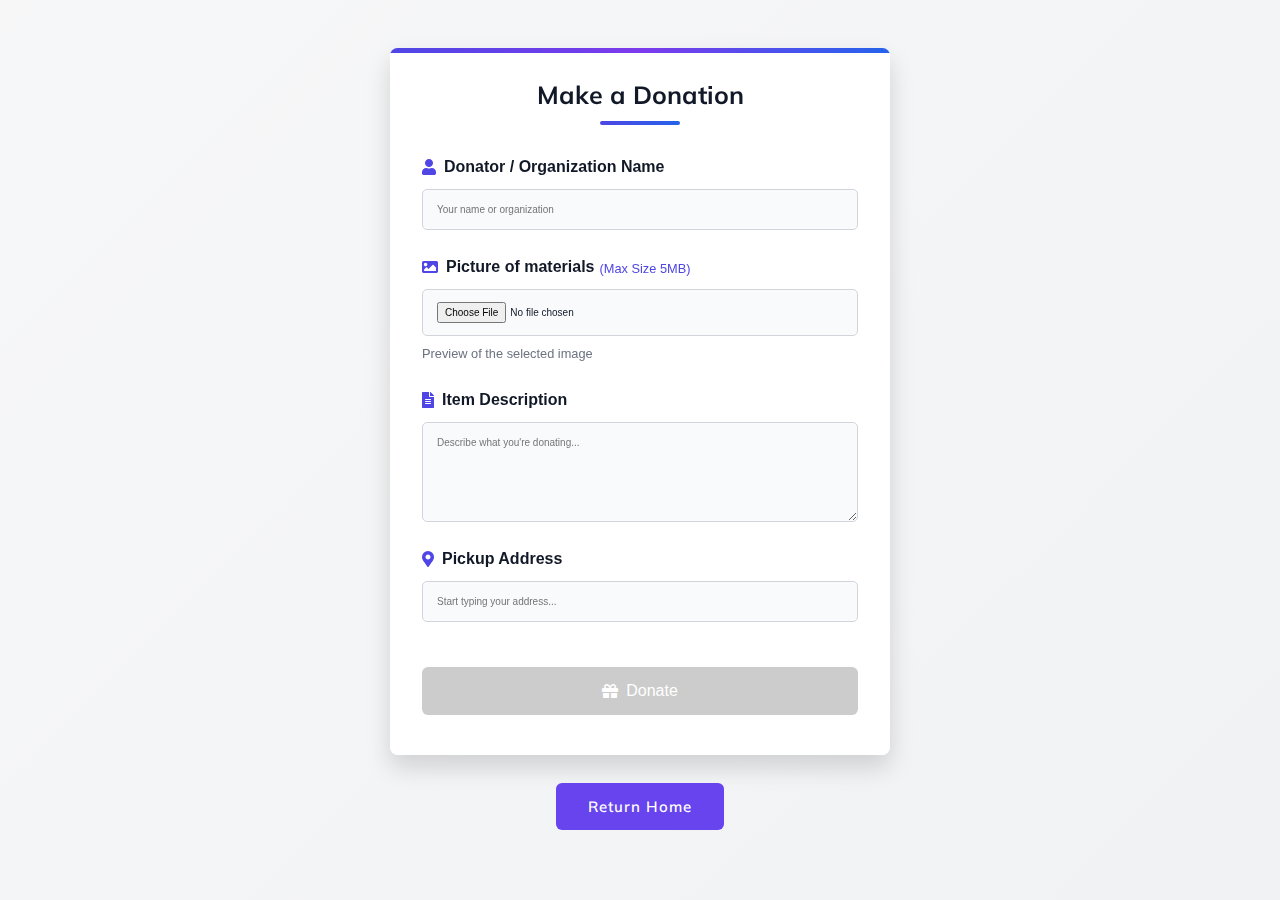
<file: donate.html>
<!DOCTYPE html>
<html lang="en">
  <head>
    <meta charset="UTF-8" />
    <meta
      name="viewport"
      content="width=device-width, initial-scale=1.0, maximum-scale=1.0, user-scalable=no"
    />

    <!-- CSS here -->
    <link rel="stylesheet" href="assets/css/bootstrap.min.css" />
    <link rel="stylesheet" href="assets/css/owl.carousel.min.css" />
    <link rel="stylesheet" href="assets/css/slicknav.css" />
    <link rel="stylesheet" href="assets/css/flaticon.css" />
    <link rel="stylesheet" href="assets/css/progressbar_barfiller.css" />
    <link rel="stylesheet" href="assets/css/gijgo.css" />
    <link rel="stylesheet" href="assets/css/animate.min.css" />
    <link rel="stylesheet" href="assets/css/animated-headline.css" />
    <link rel="stylesheet" href="assets/css/magnific-popup.css" />
    <link rel="stylesheet" href="assets/css/fontawesome-all.min.css" />
    <link rel="stylesheet" href="assets/css/themify-icons.css" />
    <link rel="stylesheet" href="assets/css/slick.css" />
    <link rel="stylesheet" href="assets/css/nice-select.css" />
    <link rel="stylesheet" href="assets/css/style.css" />
    <link rel="stylesheet" href="assets/css/donate-form.css" />

    <link
      rel="stylesheet"
      href="https://cdnjs.cloudflare.com/ajax/libs/font-awesome/5.15.3/css/all.min.css"
    />
    <link
      rel="shortcut icon"
      href="assets/img/favicon.ico"
      type="image/x-icon"
    />

    <title>Donation App</title>
  </head>
  <body>
    <!-- ? Preloader Start -->
    <div id="preloader-active">
      <div class="preloader d-flex align-items-center justify-content-center">
        <div class="preloader-inner position-relative">
          <div class="preloader-circle"></div>
          <div class="preloader-img pere-text">
            <img src="assets/img/logo/loder.png" alt="" />
          </div>
        </div>
      </div>
    </div>
    <!-- Preloader end -->
    <div class="main-content">
      <main class="form-container" role="main" aria-label="Donation form">
        <h2>Make a Donation</h2>

        <div class="form-group">
          <label for="donator-name"
            ><i class="fas fa-user"></i> Donator / Organization Name</label
          >
          <input
            type="text"
            id="donator-name"
            placeholder="Your name or organization"
            autocomplete="organization"
            required
          />
        </div>

        <div class="form-group">
          <label for="donation-image"
            ><i class="fas fa-image"></i> Picture of materials
            <small style="color: #4f46e5; margin-top: 0.25rem; margin-left: 5px"
              >(Max Size 5MB)</small
            >
          </label>

          <input
            type="file"
            id="donation-image"
            accept="image/*"
            aria-describedby="imageHelp"
          />
          <img
            id="imagePreview"
            alt="Donation item preview"
            aria-live="polite"
          />
          <small
            id="imageHelp"
            style="color: var(--color-text-secondary); margin-top: 0.25rem"
            >Preview of the selected image</small
          >
        </div>

        <div class="form-group">
          <label for="donation-description"
            ><i class="fas fa-file-alt"></i> Item Description</label
          >
          <textarea
            id="donation-description"
            placeholder="Describe what you're donating..."
            required
          ></textarea>
        </div>

        <div class="form-group">
          <label for="donation-location"
            ><i class="fas fa-map-marker-alt"></i> Pickup Address</label
          >
          <input
            type="text"
            id="donation-location"
            placeholder="Start typing your address..."
            required
          />
        </div>

        <div class="buttons">
          <button class="primary" id="submit-donation" disabled>
            <i class="fas fa-gift"></i> Donate
          </button>
        </div>
      </main>
    </div>
    <!-- Return home -->
    <div class="home-btn-container">
      <button class="home-btn">
        <a href="index.html">Return Home</a>
      </button>
    </div>
    <div id="snackbar" role="alert" aria-live="polite" aria-atomic="true"></div>

    <script src="js/script.js"></script>
    <!-- JS here -->

    <script src="./assets/js/vendor/modernizr-3.5.0.min.js"></script>
    <!-- Jquery, Popper, Bootstrap -->
    <script src="./assets/js/vendor/jquery-1.12.4.min.js"></script>
    <script src="./assets/js/popper.min.js"></script>
    <script src="./assets/js/bootstrap.min.js"></script>
    <!-- Jquery Mobile Menu -->
    <script src="./assets/js/jquery.slicknav.min.js"></script>

    <!-- Jquery Slick , Owl-Carousel Plugins -->
    <script src="./assets/js/owl.carousel.min.js"></script>
    <script src="./assets/js/slick.min.js"></script>
    <!-- One Page, Animated-HeadLin -->
    <script src="./assets/js/wow.min.js"></script>
    <script src="./assets/js/animated.headline.js"></script>
    <script src="./assets/js/jquery.magnific-popup.js"></script>

    <!-- Date Picker -->
    <script src="./assets/js/gijgo.min.js"></script>
    <!-- Nice-select, sticky -->
    <script src="./assets/js/jquery.nice-select.min.js"></script>
    <script src="./assets/js/jquery.sticky.js"></script>
    <!-- Progress -->
    <script src="./assets/js/jquery.barfiller.js"></script>

    <!-- counter , waypoint,Hover Direction -->
    <script src="./assets/js/jquery.counterup.min.js"></script>
    <script src="./assets/js/waypoints.min.js"></script>
    <script src="./assets/js/jquery.countdown.min.js"></script>
    <script src="./assets/js/hover-direction-snake.min.js"></script>

    <!-- contact js -->
    <script src="./assets/js/contact.js"></script>
    <script src="./assets/js/jquery.form.js"></script>
    <script src="./assets/js/jquery.validate.min.js"></script>
    <script src="./assets/js/mail-script.js"></script>
    <script src="./assets/js/jquery.ajaxchimp.min.js"></script>

    <!-- Jquery Plugins, main Jquery -->
    <script src="./assets/js/plugins.js"></script>
    <script src="./assets/js/main.js"></script>
  </body>
</html>
</file>
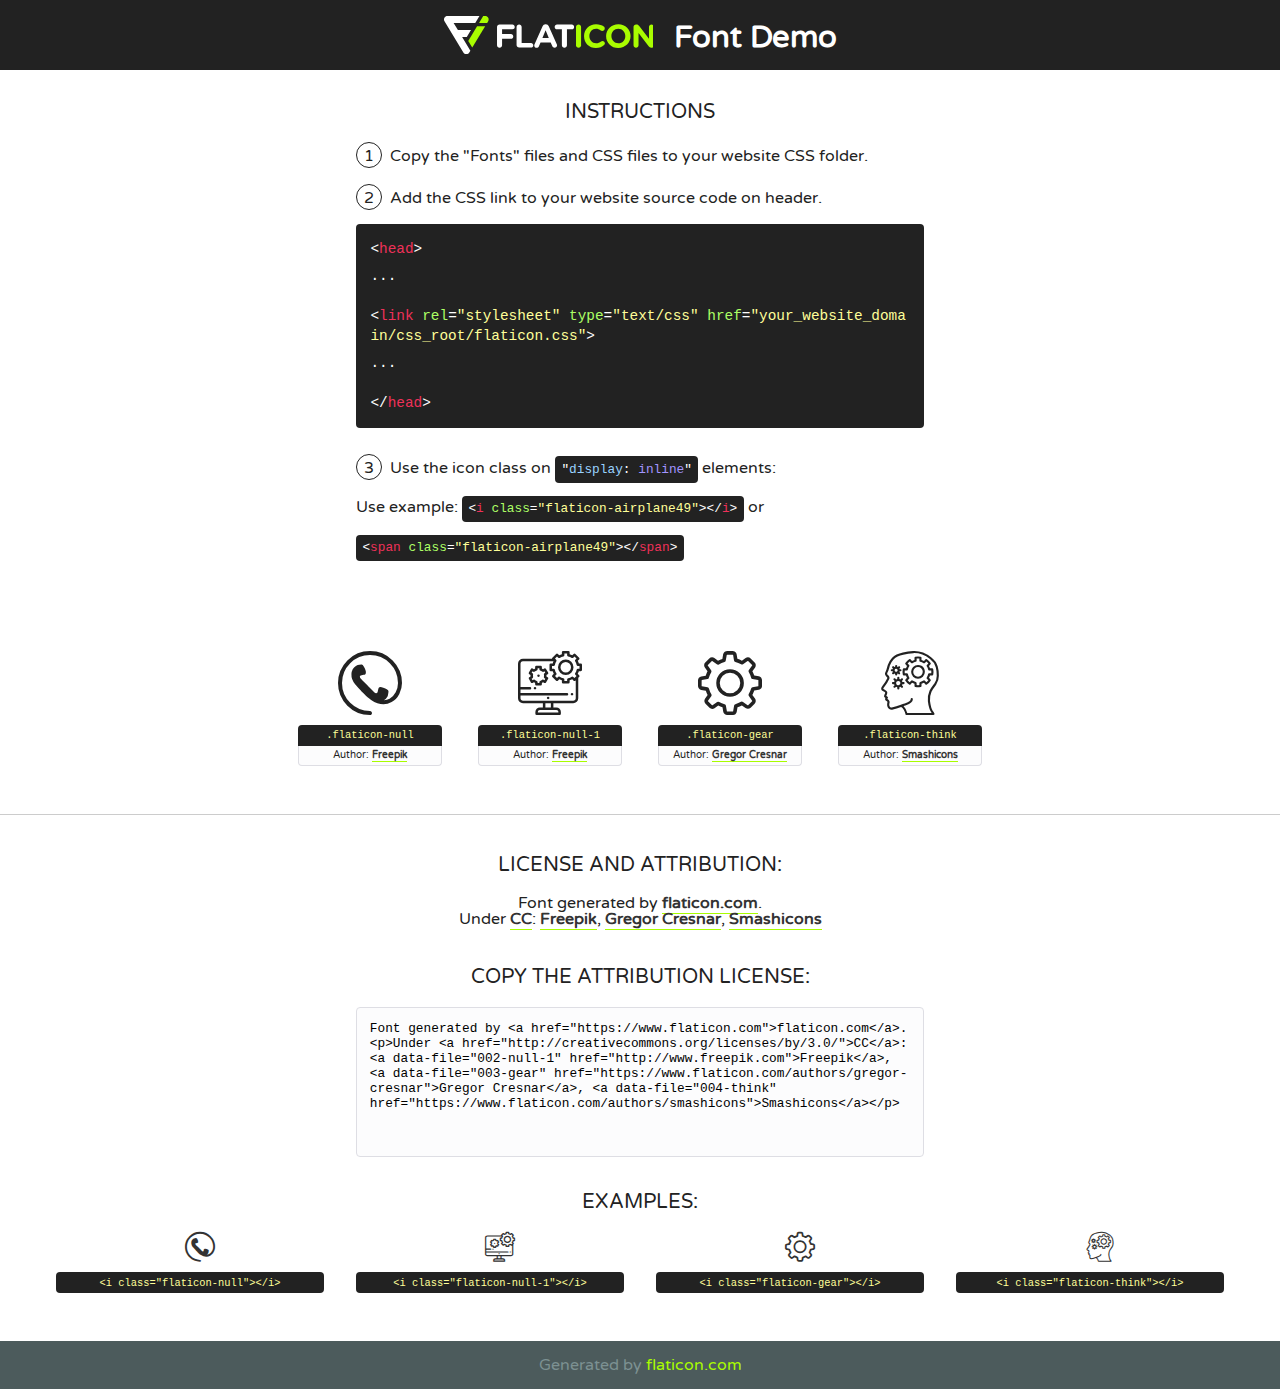
<file: assets/fonts/flaticon.html>
<!DOCTYPE html>
<!--
  Flaticon icon font: Flaticon
  Creation date: 02/06/2020 05:24
-->
<html>
<!DOCTYPE html>
<html>

<head>
    <title>Flaticon WebFont</title>
    <link href="http://fonts.googleapis.com/css?family=Varela+Round" rel="stylesheet" type="text/css" />
    <link rel="stylesheet" type="text/css" href="flaticon.css">
    <meta charset="UTF-8">
    <style>
    html, body, div, span, applet, object, iframe,
    h1, h2, h3, h4, h5, h6, p, blockquote, pre,
    a, abbr, acronym, address, big, cite, code,
    del, dfn, em, img, ins, kbd, q, s, samp,
    small, strike, strong, sub, sup, tt, var,
    b, u, i, center,
    dl, dt, dd, ol, ul, li,
    fieldset, form, label, legend,
    table, caption, tbody, tfoot, thead, tr, th, td,
    article, aside, canvas, details, embed, 
    figure, figcaption, footer, header, hgroup, 
    menu, nav, output, ruby, section, summary,
    time, mark, audio, video {
        margin: 0;
        padding: 0;
        border: 0;
        font-size: 100%;
        font: inherit;
        vertical-align: baseline;
    }
    /* HTML5 display-role reset for older browsers */
    article, aside, details, figcaption, figure, 
    footer, header, hgroup, menu, nav, section {
        display: block;
    }
    body {
        line-height: 1;
    }
    ol, ul {
        list-style: none;
    }
    blockquote, q {
        quotes: none;
    }
    blockquote:before, blockquote:after,
    q:before, q:after {
        content: '';
        content: none;
    }
    table {
        border-collapse: collapse;
        border-spacing: 0;
    }
    body {
        font-family: 'Varela Round', Helvetica, Arial, sans-serif;
        font-size: 16px;
        color: #222;
    }
    a {
        color: #333;
        border-bottom: 1px solid #a9fd00;
        font-weight: bold;
        text-decoration: none;
    }
    * {
        -moz-box-sizing: border-box;
        -webkit-box-sizing: border-box;
        box-sizing: border-box;
        margin: 0;
        padding: 0;
    }
    [class^="flaticon-"]:before, [class*=" flaticon-"]:before, [class^="flaticon-"]:after, [class*=" flaticon-"]:after {
        font-family: Flaticon;
        font-size: 30px;
        font-style: normal;
        margin-left: 20px;
        color: #333;
    }
    .wrapper {
        max-width: 600px;
        margin: auto;
        padding: 0 1em;
    }
    .title {
        font-size: 1.25em;
        text-align: center;
        margin-bottom: 1em;
        text-transform: uppercase;
    }
    header {
        text-align: center;
        background-color: #222;
        color: #fff;
        padding: 1em;
    }
    header .logo {
        width: 210px;
        height: 38px;
        display: inline-block;
        vertical-align: middle;
        margin-right: 1em;
        border: none;
    }
    header strong {
        font-size: 1.95em;
        font-weight: bold;
        vertical-align: middle;
        margin-top: 5px;
        display: inline-block;
    }
    .demo {
        margin: 2em auto;
        line-height: 1.25em;
    }
    .demo ul li {
        margin-bottom: 1em;
    }
    .demo ul li .num {
        color: #222;
        border-radius: 20px;
        display: inline-block;
        width: 26px;
        padding: 3px;
        height: 26px;
        text-align: center;
        margin-right: 0.5em;
        border: 1px solid #222;
    }
    .demo ul li code {
        background-color: #222;
        border-radius: 4px;
        padding: 0.25em 0.5em;
        display: inline-block;
        color: #fff;
        font-family: Consolas,Monaco,Lucida Console,Liberation Mono,DejaVu Sans Mono,Bitstream Vera Sans Mono,Courier New, monospace;
        font-weight: lighter;
        margin-top: 1em;
        font-size: 0.8em;
        word-break: break-all;
    }
    .demo ul li code.big {
        padding: 1em;
        font-size: 0.9em;
    }
    .demo ul li code .red {
        color: #EF3159;
    }
    .demo ul li code .green {
        color: #ACFF65;
    }
    .demo ul li code .yellow {
        color: #FFFF99;
    }
    .demo ul li code .blue {
        color: #99D3FF;
    }
    .demo ul li code .purple {
        color: #A295FF;
    }
    .demo ul li code .dots {
        margin-top: 0.5em;
        display: block;
    }
    #glyphs {
        border-bottom: 1px solid #ccc;
        padding: 2em 0;
        text-align: center;
    }
    .glyph {
        display: inline-block;
        width: 9em;
        margin: 1em;
        text-align: center;
        vertical-align: top;
        background: #FFF;
    }
    .glyph .glyph-icon {
        padding: 10px;
        display: block;
        font-family:"Flaticon";
        font-size: 64px;
        line-height: 1;
    }
    .glyph .glyph-icon:before {
        font-size: 64px;
        color: #222;
        margin-left: 0;
    }
    .class-name {
        font-size: 0.65em;
        background-color: #222;
        color: #fff;
        border-radius: 4px 4px 0 0;
        padding: 0.5em;
        color: #FFFF99;
        font-family: Consolas,Monaco,Lucida Console,Liberation Mono,DejaVu Sans Mono,Bitstream Vera Sans Mono,Courier New, monospace;
    }
    .author-name {
        font-size: 0.6em;
        background-color: #fcfcfd;
        border: 1px solid #DEDEE4;
        border-top: 0;
        border-radius: 0 0 4px 4px;
        padding: 0.5em;
    }
    .class-name:last-child {
        font-size: 10px;
        color:#888;
    }
    .class-name:last-child a {
        font-size: 10px;
        color:#555;
    }
    .class-name:last-child a:hover {
        color:#a9fd00;
    }
    .glyph > input {
        display: block;
        width: 100px;
        margin: 5px auto;
        text-align: center;
        font-size: 12px;
        cursor: text;
    }
    .glyph > input.icon-input {
        font-family:"Flaticon";
        font-size: 16px;
        margin-bottom: 10px;
    }
    .attribution .title {
        margin-top: 2em;
    }
    .attribution textarea {
        background-color: #fcfcfd;
        padding: 1em;
        border: none;
        box-shadow: none;
        border: 1px solid #DEDEE4;
        border-radius: 4px;
        resize: none;
        width: 100%;
        height: 150px;
        font-size: 0.8em;
        font-family: Consolas,Monaco,Lucida Console,Liberation Mono,DejaVu Sans Mono,Bitstream Vera Sans Mono,Courier New, monospace;
        -webkit-appearance: none;
    }
    .iconsuse {
        margin: 2em auto;
        text-align: center;
        max-width: 1200px;
    }
    .iconsuse:after {
        content: '';
        display: table;
        clear: both;
    }
    .iconsuse .image {
        float: left;
        width: 25%;
        padding: 0 1em;
    }
    .iconsuse .image p {
        margin-bottom: 1em;
    }
    .iconsuse .image span {
        display: block;
        font-size: 0.65em;
        background-color: #222;
        color: #fff;
        border-radius: 4px;
        padding: 0.5em;
        color: #FFFF99;
        margin-top: 1em;
        font-family: Consolas,Monaco,Lucida Console,Liberation Mono,DejaVu Sans Mono,Bitstream Vera Sans Mono,Courier New, monospace;
    }
    #footer {
        text-align: center;
        background-color: #4C5B5C;
        color: #7c9192;
        padding: 1em;
    }
    #footer a {
        border: none;
        color: #a9fd00;
        font-weight: normal;
    }
    @media (max-width: 960px) {
        .iconsuse .image {
            width: 50%;
        }
    }
    @media (max-width: 560px) {
        .iconsuse .image {
            width: 100%;
        }
    }
    </style>
</head>

<body class="characters-off">

    <header>
        <a href="https://www.flaticon.com" target="_blank" class="logo">
            <svg version="1.1" xmlns="http://www.w3.org/2000/svg" xmlns:xlink="http://www.w3.org/1999/xlink" xmlns:a="http://ns.adobe.com/AdobeSVGViewerExtensions/3.0/" viewBox="0 0 560.875 102.036" enable-background="new 0 0 560.875 102.036" xml:space="preserve">
                <defs>
                </defs>
                <g>
                    <g class="letters">
                        <path fill="#ffffff" d="M141.596,29.675c0-3.777,2.985-6.767,6.764-6.767h34.438c3.426,0,6.15,2.728,6.15,6.15
                        c0,3.43-2.724,6.149-6.15,6.149h-27.674v13.091h23.719c3.429,0,6.151,2.724,6.151,6.15c0,3.43-2.723,6.149-6.151,6.149h-23.719
                        v17.574c0,3.773-2.986,6.761-6.764,6.761c-3.779,0-6.764-2.989-6.764-6.761V29.675z"></path>
                        <path fill="#ffffff" d="M193.844,29.149c0-3.781,2.985-6.767,6.764-6.767c3.776,0,6.763,2.985,6.763,6.767v42.957h25.039
                        c3.426,0,6.149,2.726,6.149,6.153c0,3.425-2.723,6.15-6.149,6.15h-31.802c-3.779,0-6.764-2.986-6.764-6.768V29.149z"></path>
                        <path fill="#ffffff" d="M241.891,75.71l21.438-48.407c1.492-3.341,4.215-5.357,7.906-5.357h0.792
                        c3.686,0,6.323,2.017,7.815,5.357l21.439,48.407c0.436,0.967,0.701,1.845,0.701,2.723c0,3.602-2.809,6.501-6.414,6.501
                        c-3.161,0-5.269-1.845-6.499-4.655l-4.132-9.661h-27.059l-4.301,10.102c-1.144,2.631-3.426,4.214-6.237,4.214
                        c-3.517,0-6.24-2.81-6.24-6.325C241.1,77.64,241.451,76.677,241.891,75.71z M279.932,58.666l-8.521-20.297l-8.526,20.297H279.932
                        z"></path>
                        <path fill="#ffffff" d="M314.864,35.387H301.86c-3.429,0-6.239-2.813-6.239-6.238c0-3.429,2.811-6.24,6.239-6.24h39.533
                        c3.426,0,6.237,2.811,6.237,6.24c0,3.425-2.811,6.238-6.237,6.238h-13.001v42.785c0,3.773-2.99,6.761-6.764,6.761
                        c-3.779,0-6.764-2.989-6.764-6.761V35.387z"></path>
                        <path fill="#A9FD00" d="M352.615,29.149c0-3.781,2.985-6.767,6.767-6.767c3.774,0,6.761,2.985,6.761,6.767v49.024
                        c0,3.773-2.987,6.761-6.761,6.761c-3.781,0-6.767-2.989-6.767-6.761V29.149z"></path>
                        <path fill="#A9FD00" d="M374.132,53.836v-0.179c0-17.481,13.178-31.801,32.065-31.801c9.22,0,15.459,2.458,20.557,6.238
                        c1.402,1.054,2.637,2.985,2.637,5.357c0,3.692-2.985,6.59-6.681,6.59c-1.845,0-3.071-0.702-4.044-1.319
                        c-3.776-2.813-7.729-4.393-12.562-4.393c-10.364,0-17.831,8.611-17.831,19.154v0.173c0,10.542,7.291,19.329,17.831,19.329
                        c5.715,0,9.492-1.756,13.359-4.834c1.049-0.874,2.458-1.491,4.039-1.491c3.429,0,6.325,2.813,6.325,6.236
                        c0,2.106-1.056,3.78-2.282,4.834c-5.539,4.834-12.036,7.733-21.878,7.733C387.572,85.464,374.132,71.493,374.132,53.836z"></path>
                        <path fill="#A9FD00" d="M433.009,53.836v-0.179c0-17.481,13.79-31.801,32.766-31.801c18.981,0,32.592,14.143,32.592,31.628v0.173
                        c0,17.483-13.785,31.807-32.769,31.807C446.625,85.464,433.009,71.32,433.009,53.836z M484.224,53.836v-0.179
                        c0-10.539-7.725-19.326-18.626-19.326c-10.893,0-18.449,8.611-18.449,19.154v0.173c0,10.542,7.73,19.329,18.626,19.329
                        C476.676,72.986,484.224,64.378,484.224,53.836z"></path>
                        <path fill="#A9FD00" d="M506.233,29.321c0-3.774,2.99-6.763,6.767-6.763h1.401c3.252,0,5.183,1.583,7.029,3.953l26.093,34.265
                        V29.059c0-3.692,2.99-6.677,6.681-6.677c3.683,0,6.671,2.985,6.671,6.677v48.934c0,3.78-2.987,6.765-6.764,6.765h-0.436
                        c-3.257,0-5.188-1.581-7.034-3.953l-27.056-35.492v32.944c0,3.687-2.985,6.676-6.678,6.676c-3.683,0-6.673-2.989-6.673-6.676
                        V29.321z"></path>
                    </g>
                    <g class="insignia">
                        <path fill="#ffffff" d="M48.372,56.137h12.517l11.156-18.537H37.186L25.688,18.539h57.825L94.668,0H9.271
                        C5.925,0,2.842,1.801,1.198,4.716c-1.644,2.907-1.593,6.482,0.134,9.343l50.38,83.501c1.678,2.781,4.689,4.476,7.938,4.476
                        c3.246,0,6.257-1.695,7.935-4.476l2.898-4.804L48.372,56.137z"></path>
                        <g class="i">
                            <path fill="#A9FD00" d="M93.575,18.539h0.031v0.004l21.652,0.004l2.705-4.488c1.727-2.861,1.778-6.436,0.133-9.343
                            C116.454,1.801,113.371,0,110.026,0h-5.294L93.575,18.539z"></path>
                            <polygon fill="#A9FD00" points="88.291,27.356 64.725,66.486 75.519,84.404 109.942,27.356"></polygon>
                        </g>
                    </g>
                </g>
            </svg>
        </a>
        <strong>Font Demo</strong>
    </header>


    <section class="demo wrapper">

        <p class="title">Instructions</p>

        <ul>
            <li>
                <span class="num">1</span>Copy the "Fonts" files and CSS files to your website CSS folder.
            </li>
            <li>
                <span class="num">2</span>Add the CSS link to your website source code on header.
                <code class="big">
                    &lt;<span class="red">head</span>&gt;
                    <br/><span class="dots">...</span>
                    <br/>&lt;<span class="red">link</span> <span class="green">rel</span>=<span class="yellow">"stylesheet"</span> <span class="green">type</span>=<span class="yellow">"text/css"</span> <span class="green">href</span>=<span class="yellow">"your_website_domain/css_root/flaticon.css"</span>&gt;
                    <br/><span class="dots">...</span>
                    <br/>&lt;/<span class="red">head</span>&gt;
                </code>
            </li>

            <li>
                <p>
                    <span class="num">3</span>Use the icon class on <code>"<span class="blue">display</span>:<span class="purple"> inline</span>"</code> elements:
                    <br />
                    Use example: <code>&lt;<span class="red">i</span> <span class="green">class</span>=<span class="yellow">&quot;flaticon-airplane49&quot;</span>&gt;&lt;/<span class="red">i</span>&gt;</code> or <code>&lt;<span class="red">span</span> <span class="green">class</span>=<span class="yellow">&quot;flaticon-airplane49&quot;</span>&gt;&lt;/<span class="red">span</span>&gt;</code>
            </li>
        </ul>

    </section>




   <section id="glyphs">          
    
      
        <div class="glyph"><div class="glyph-icon flaticon-null"></div>
            <div class="class-name">.flaticon-null</div>
            <div class="author-name">Author: <a data-file="001-null" href="http://www.freepik.com">Freepik</a> </div> 
        </div>        
        
        <div class="glyph"><div class="glyph-icon flaticon-null-1"></div>
            <div class="class-name">.flaticon-null-1</div>
            <div class="author-name">Author: <a data-file="002-null-1" href="http://www.freepik.com">Freepik</a> </div> 
        </div>        
        
        <div class="glyph"><div class="glyph-icon flaticon-gear"></div>
            <div class="class-name">.flaticon-gear</div>
            <div class="author-name">Author: <a data-file="003-gear" href="https://www.flaticon.com/authors/gregor-cresnar">Gregor Cresnar</a> </div> 
        </div>        
        
        <div class="glyph"><div class="glyph-icon flaticon-think"></div>
            <div class="class-name">.flaticon-think</div>
            <div class="author-name">Author: <a data-file="004-think" href="https://www.flaticon.com/authors/smashicons">Smashicons</a> </div> 
        </div>        
        

    </section>



    <section class="attribution wrapper"   style="text-align:center;">

      <div class="title">License and attribution:</div><div class="attrDiv">Font generated by <a href="https://www.flaticon.com">flaticon.com</a>. <div><p>Under <a href="http://creativecommons.org/licenses/by/3.0/">CC</a>: <a data-file="002-null-1" href="http://www.freepik.com">Freepik</a>, <a data-file="003-gear" href="https://www.flaticon.com/authors/gregor-cresnar">Gregor Cresnar</a>, <a data-file="004-think" href="https://www.flaticon.com/authors/smashicons">Smashicons</a></p>  </div>
      </div>
      <div class="title">Copy the Attribution License:</div>

    <textarea onclick="this.focus();this.select();">Font generated by &lt;a href=&quot;https://www.flaticon.com&quot;&gt;flaticon.com&lt;/a&gt;. <p>Under <a href="http://creativecommons.org/licenses/by/3.0/">CC</a>: <a data-file="002-null-1" href="http://www.freepik.com">Freepik</a>, <a data-file="003-gear" href="https://www.flaticon.com/authors/gregor-cresnar">Gregor Cresnar</a>, <a data-file="004-think" href="https://www.flaticon.com/authors/smashicons">Smashicons</a></p>  
     </textarea>

    </section>

    <section class="iconsuse">

          <div class="title">Examples:</div>            
             
            <div class="image">
                <p>
                    <i class="glyph-icon flaticon-null"></i> 
                    <span>&lt;i class=&quot;flaticon-null&quot;&gt;&lt;/i&gt;</span>
                </p>
            </div>
            
            <div class="image">
                <p>
                    <i class="glyph-icon flaticon-null-1"></i> 
                    <span>&lt;i class=&quot;flaticon-null-1&quot;&gt;&lt;/i&gt;</span>
                </p>
            </div>
            
            <div class="image">
                <p>
                    <i class="glyph-icon flaticon-gear"></i> 
                    <span>&lt;i class=&quot;flaticon-gear&quot;&gt;&lt;/i&gt;</span>
                </p>
            </div>
            
            <div class="image">
                <p>
                    <i class="glyph-icon flaticon-think"></i> 
                    <span>&lt;i class=&quot;flaticon-think&quot;&gt;&lt;/i&gt;</span>
                </p>
            </div>
                       
        </div>
                            
    </section>

<div id="footer">
    <div>Generated by <a href="https://www.flaticon.com">flaticon.com</a>
    </div>
</div>



</body>
</html>
</file>
<file: assets/css/flaticon.css>
/*
  	Flaticon icon font: Flaticon
  	Creation date: 02/06/2020 05:24
  	*/

@font-face {
  font-family: "Flaticon";
  src: url("../fonts/Flaticon.eot");
  src: url("../fonts/Flaticon.eot?#iefix") format("embedded-opentype"),
       url("../fonts/Flaticon.woff2") format("woff2"),
       url("../fonts/Flaticon.woff") format("woff"),
       url("../fonts/Flaticon.ttf") format("truetype"),
       url("../fonts/Flaticon.svg#Flaticon") format("svg");
  font-weight: normal;
  font-style: normal;
}

@media screen and (-webkit-min-device-pixel-ratio:0) {
  @font-face {
    font-family: "Flaticon";
    src: url("../fonts/Flaticon.svg#Flaticon") format("svg");
  }
}

[class^="flaticon-"]:before, [class*=" flaticon-"]:before,
[class^="flaticon-"]:after, [class*=" flaticon-"]:after {   
  font-family: Flaticon;
font-style: normal;
}

.flaticon-null:before { content: "\f100"; }
.flaticon-null-1:before { content: "\f101"; }
.flaticon-gear:before { content: "\f102"; }
.flaticon-think:before { content: "\f103"; }
</file>
<file: assets/css/progressbar_barfiller.css>
/* Custom Code skills */
.single-skill{
  display: flex;
}

.single-skill span {
	color: #79838b;
	font-size: 13px;
	font-weight: 300;
	letter-spacing: 0;
	margin-bottom: 14px;
	display: block;
}
.single-skill .bar-progress {
	width: 100%;
}
.single-skill .bar-title {
  width: 20%;
  margin-bottom: 19px;
}

.skills-content {
  padding-top: 200px;
  padding-left: 70px;
}

.skills-shape-bg {
  height: 651px;
  width: 868px;
  position: absolute;
  content: "";
  border: 2px solid #4d4d4d;
  left: 40%;
  top: 255px;
}

.skills-shape-bg::before {
  position: absolute;
  content: "";
  height: 465px;
  width: 300px;
  border: 2px solid #4d4d4d;
  left: -35%;
  top: 50%;
  transform: translateY(-50%);
  border-right: 0;
}



/* Default */
.barfiller {
	width: 100%;
	height: 10px;
	background: #f6f9fc;
  position: relative;
  border-radius: 5px;
}

.barfiller .fill {
  display: block;
  position: relative;
  width: 0px;
  height: 100%;
  background: #333;
  z-index: 1;
  border-radius: 5px;
}

.barfiller .tipWrap { display: none; }

.barfiller .tip {
  margin-top: -28px;
  padding: 2px 4px;
  font-size: 16px;
  color: #09cc7f;
  left: 0px;
  position: absolute;
  z-index: 2;
  background: transparent;
  font-weight: 800;
}

.barfiller .tip:after {
  border: solid;
  border-color: rgba(0,0,0,.8) transparent;
  border-width: 6px 6px 0 6px;
  content: "";
  display: block;
  position: absolute;
  left: 9px;
  top: 100%;
  z-index: 9;
  display: none;
  
}
</file>
<file: assets/css/gijgo.css>
.gj-button {
    background-color: #f5f5f5;
    border: 1px solid #ddd;
    color: #000;
    border-radius: 3px;
    padding: 6px 10px;
    cursor: pointer;
}

.gj-unselectable {
    -webkit-touch-callout: none;
    -webkit-user-select: none;
    -khtml-user-select: none;
    -moz-user-select: none;
    -ms-user-select: none;
    user-select: none;
}

.gj-row {
    display: -webkit-box;
    display: -ms-flexbox;
    display: flex;
    -ms-flex-wrap: wrap;
    flex-wrap: wrap;
}

.gj-margin-left-5 {
    margin-left: 5px;
}

.gj-margin-left-10 {
    margin-left: 10px;
}

.gj-width-full {
    width: 100%;
}

.gj-cursor-pointer {
    cursor: pointer;
}

.gj-text-align-center {
    text-align: center;
}

.gj-font-size-16 {
    font-size: 16px;
}

.gj-hidden {
    display: none;
}

/** Material Design */
.gj-button-md {
    background: 0 0;
    border: none;
    border-radius: 2px;
    color: rgba(0, 0, 0, 0.87);
    position: relative;
    height: 36px;
    margin: 0;
    min-width: 64px;
    padding: 0 16px;
    display: inline-block;
    font-family: "Roboto","Helvetica","Arial",sans-serif;
    font-size: 1rem;
    font-weight: 500;
    text-transform: uppercase;
    letter-spacing: 0;
    overflow: hidden;
    will-change: box-shadow;
    transition: box-shadow .2s cubic-bezier(.4,0,1,1),background-color .2s cubic-bezier(.4,0,.2,1),color .2s cubic-bezier(.4,0,.2,1);
    outline: none;
    cursor: pointer;
    text-decoration: none;
    text-align: center;
    line-height: 36px;
    vertical-align: middle;
    overflow: hidden;
    -webkit-user-select: none;
    -moz-user-select: none;
    -ms-user-select: none;
    user-select: none;
}

.gj-button-md:hover {
    background-color: rgba(158,158,158,.2);
}

.gj-button-md:disabled {
    color: rgba(0,0,0,.26);
    background: 0 0;
}

.gj-button-md .material-icons,
.gj-button-md .gj-icon {
    vertical-align: middle;
    /*font-size: 1.3rem;
    margin-right: 4px;*/
}

.gj-button-md.gj-button-md-icon {
    width: 24px;
    height: 31px;
    min-width: 24px;
    padding: 0px;
    display: table;
}

.gj-button-md.gj-button-md-icon .material-icons,
.gj-button-md.gj-button-md-icon .gj-icon {
    display: table-cell;
    margin-right: 0px;
    width: 24px;
    height: 24px;
}

.gj-button-md.active {
    background-color: rgba(158,158,158,.4);
}

.gj-button-md-group {
    position: relative;
    display: inline-block;
    vertical-align: middle;
}
.gj-textbox-md {
	/* border: none; */
	/* border-bottom: 1px solid rgba(0,0,0,.42); */
	display: block;
	font-family: "Helvetica","Arial",sans-serif;
	font-size: 16px;
	line-height: 16px;
	/* padding: 4px 0px; */
	margin: 0;
	/* width: 100%; */
	background: 0 0;
	/* text-align: ; */
	color: rgba(0,0,0,.87);
	padding-left: 44px;
	border: 1px solid #dca73a;
	/* padding: 15px 15px; */
	/* text-align: center; */
	width: 177px;
	height: 55px;
	border-radius: 5px;
}
.gj-textbox-md:focus,
.gj-textbox-md:active {
    /* border-bottom: 2px solid rgba(0,0,0,.42); */
    outline: none;
}

.gj-textbox-md::placeholder {
    color: #8e8e8e;
}

.gj-textbox-md:-ms-input-placeholder {
    color: #8e8e8e;
}

.gj-textbox-md::-ms-input-placeholder {
    color: #8e8e8e;
}

.gj-md-spacer-24 {
    min-width: 24px;
    width: 24px;
    display: inline-block;
}

.gj-md-spacer-32 {
    min-width: 32px;
    width: 32px;
    display: inline-block;
}

.gj-modal {
    position: fixed;
    top: 0;
    right: 0;
    bottom: 0;
    left: 0;
    z-index: 1203;
    display: none;
    overflow: hidden;
    -webkit-overflow-scrolling: touch;
    outline: 0;
    background-color: rgba(0, 0, 0, 0.54118);
    transition: 200ms ease opacity;
    will-change: opacity;
}

/* List */
ul.gj-list li [data-role="wrapper"] {
    display: table;
    width: 100%;
}

ul.gj-list li [data-role="checkbox"] {
    display: table-cell;
    vertical-align:middle;
    text-align:center;
}

ul.gj-list li [data-role="image"] {
    display: table-cell;
    vertical-align:middle;
    text-align:center;
}

ul.gj-list li [data-role="display"] {
    display: table-cell;
    vertical-align:middle;
    cursor: pointer;
}

ul.gj-list li [data-role="display"]:empty:before {
  content: "\200b"; /* unicode zero width space character */
}

/* List - Bootstrap */
ul.gj-list-bootstrap {
    padding-left: 0px;
    margin-bottom: 0px;
}

ul.gj-list-bootstrap li {
    padding: 0px;
}

ul.gj-list-bootstrap li [data-role="wrapper"] {
    padding: 0px 10px;
}

ul.gj-list-bootstrap li [data-role="checkbox"] {
    width: 24px;
    padding: 3px;
}

ul.gj-list-bootstrap li [data-role="image"] {
    width: 24px;
    height: 24px;
}

ul.gj-list-bootstrap li [data-role="display"] {
    padding: 8px 0px 8px 4px;
}

.list-group-item.active ul li, .list-group-item.active:focus ul li, .list-group-item.active:hover ul li {
    text-shadow: none;
    color:initial;
}

/* List - Material Design */
ul.gj-list-md {
    padding: 0px;
    list-style: none;
    list-style-type: none;
    line-height: 24px;
    letter-spacing: 0;
    color: #616161; /* Gray 700 */
}

ul.gj-list-md li {
    display: list-item;
    list-style-type: none;
    padding: 0px;
    min-height: unset;
    box-sizing: border-box;
    align-items: center;
    cursor: default;
    overflow: hidden;

    font-family: "Roboto","Helvetica","Arial",sans-serif;
    font-size: 16px;
    font-weight: 400;
    letter-spacing: .04em;
    line-height: 1;
    
    -webkit-flex-direction: row;
    -ms-flex-direction: row;
    flex-direction: row;
    -webkit-flex-wrap: nowrap;
    -ms-flex-wrap: nowrap;
    flex-wrap: nowrap;
}

ul.gj-list-md li [data-role="checkbox"] {
    height: 24px;
    width: 24px;
}

ul.gj-list-md li [data-role="image"] {
    height: 24px;
    width: 24px;
}

ul.gj-list-md li [data-role="display"] {
    padding: 8px 0px 8px 5px;
    order: 0;
    flex-grow: 2;
    text-decoration: none;
    box-sizing: border-box;
    align-items: center;
    text-align: left;
    color: rgba(0,0,0,.87);
}

ul.gj-list-md li.disabled>[data-role="wrapper"]>[data-role="display"] {
    color: #9E9E9E; /* Gray 500 */
}

.gj-list-md-active {
    background: #e0e0e0;
    color: #3f51b5;
}


/* Picker */
.gj-picker {
    position: absolute;
    z-index: 1203;
    background-color: #fff;
}

.gj-picker .selected {
    color: #fff;
}

/* Material Design */
.gj-picker-md {
    font-family: "Roboto","Helvetica","Arial",sans-serif;
    font-size: 16px;
    font-weight: 400;
    letter-spacing: .04em;
    line-height: 1;
    color: rgba(0,0,0,.87);
    border: 1px solid #E0E0E0;
}

.gj-modal .gj-picker-md {
    border: 0px;
}

.gj-picker-md [role="header"] {
    color: rgba(255, 255, 255, 0.54);
    display: flex;
    background: #2196f3;
    align-items: baseline;
    user-select: none;
    justify-content: center;
}

.gj-picker-md [role="footer"] {
    float: right;
    padding: 10px;
}

.gj-picker-md [role="footer"] button.gj-button-md {
    color: #2196f3;
    font-weight: bold;
    font-size: 13px;
}

/* Bootstrap */
.gj-picker-bootstrap {
    border-radius: 4px;
    border: 1px solid #E0E0E0;
}

.gj-picker-bootstrap .selected {
    color: #888;
}

.gj-picker-bootstrap [role="header"] {
    background: #eee;
    color: #AAA;
}
@font-face {
    font-family: 'gijgo-material';
    src: url('../fonts/gijgo-material.eot?235541');
    src: url('../fonts/gijgo-material.eot?235541#iefix') format('embedded-opentype'), url('../fonts/gijgo-material.ttf?235541') format('truetype'), url('../fonts/gijgo-material.woff?235541') format('woff'), url('../fonts/gijgo-material.svg?235541#gijgo-material') format('svg');
    font-weight: normal;
    font-style: normal;
}

.gj-icon {
    /* use !important to prevent issues with browser extensions that change fonts */
    font-family: 'gijgo-material' !important;
    font-size: 24px;
    speak: none;
    font-style: normal;
    font-weight: normal;
    font-variant: normal;
    text-transform: none;
    line-height: 1;
    /* Enable Ligatures ================ */
    letter-spacing: 0;
    -webkit-font-feature-settings: "liga";
    -moz-font-feature-settings: "liga=1";
    -moz-font-feature-settings: "liga";
    -ms-font-feature-settings: "liga" 1;
    font-feature-settings: "liga";
    -webkit-font-variant-ligatures: discretionary-ligatures;
    font-variant-ligatures: discretionary-ligatures;
    /* Better Font Rendering =========== */
    -webkit-font-smoothing: antialiased;
    -moz-osx-font-smoothing: grayscale;
}

.gj-icon.undo:before {
    content: "\e900";
}

.gj-icon.vertical-align-top:before {
    content: "\e901";
}

.gj-icon.vertical-align-center:before {
    content: "\e902";
}

.gj-icon.vertical-align-bottom:before {
    content: "\e903";
}

.gj-icon.arrow-dropup:before {
    content: "\e904";
}

.gj-icon.clock:before {
    content: "\e905";
}

.gj-icon.refresh:before {
    content: "\e906";
}

.gj-icon.last-page:before {
    content: "\e907";
}

.gj-icon.first-page:before {
    content: "\e908";
}

.gj-icon.cancel:before {
    content: "\e909";
}

.gj-icon.clear:before {
    content: "\e90a";
}

.gj-icon.check-circle:before {
    content: "\e90b";
}

.gj-icon.delete:before {
    content: "\e90c";
}

.gj-icon.arrow-upward:before {
    content: "\e90d";
}

.gj-icon.arrow-forward:before {
    content: "\e90e";
}

.gj-icon.arrow-downward:before {
    content: "\e90f";
}

.gj-icon.arrow-back:before {
    content: "\e910";
}

.gj-icon.list-numbered:before {
    content: "\e911";
}

.gj-icon.list-bulleted:before {
    content: "\e912";
}

.gj-icon.indent-increase:before {
    content: "\e913";
}

.gj-icon.indent-decrease:before {
    content: "\e914";
}

.gj-icon.redo:before {
    content: "\e915";
}

.gj-icon.align-right:before {
    content: "\e916";
}

.gj-icon.align-left:before {
    content: "\e917";
}

.gj-icon.align-justify:before {
    content: "\e918";
}

.gj-icon.align-center:before {
    content: "\e919";
}

.gj-icon.strikethrough:before {
    content: "\e91a";
}

.gj-icon.italic:before {
    content: "\e91b";
}

.gj-icon.underlined:before {
    content: "\e91c";
}

.gj-icon.bold:before {
    content: "\e91d";
}

.gj-icon.arrow-dropdown:before {
    content: "\e91e";
}

.gj-icon.done:before {
    content: "\e91f";
}

.gj-icon.pencil:before {
    content: "\e920";
}

.gj-icon.minus:before {
    content: "\e921";
}

.gj-icon.plus:before {
    content: "\e922";
}

.gj-icon.chevron-up:before {
    content: "\e923";
}

.gj-icon.chevron-right:before {
    content: "\e924";
}

.gj-icon.chevron-down:before {
    content: "\e925";
}

.gj-icon.chevron-left:before {
    content: "\e926";
}

.gj-icon.event:before {
    content: "\e927";
}
.gj-draggable {
    cursor: move;
}
.gj-resizable-handle {
    position: absolute;
    font-size: 0.1px;
    display: block;
    -ms-touch-action: none;
    touch-action: none;
    z-index: 1203;
}

.gj-resizable-n {
    cursor: n-resize;
    height: 7px;
    width: 100%;
    top: -5px;
    left: 0;
}
.gj-resizable-e {
    cursor: e-resize;
    width: 7px;
    right: -5px;
    top: 0;
    height: 100%;
}
.gj-resizable-s {
    cursor: s-resize;
    height: 7px;
    width: 100%;
    bottom: -5px;
    left: 0;
}
.gj-resizable-w {
	cursor: w-resize;
	width: 7px;
	left: -5px;
	top: 0;
	height: 100%;
}
.gj-resizable-se {
	cursor: se-resize;
	width: 12px;
	height: 12px;
	right: 1px;
	bottom: 1px;
}
.gj-resizable-sw {
	cursor: sw-resize;
	width: 9px;
	height: 9px;
	left: -5px;
	bottom: -5px;
}
.gj-resizable-nw {
	cursor: nw-resize;
	width: 9px;
	height: 9px;
	left: -5px;
	top: -5px;
}
.gj-resizable-ne {
	cursor: ne-resize;
	width: 9px;
	height: 9px;
	right: -5px;
	top: -5px;
}

.gj-dialog-footer {
    position: absolute;
    bottom: 0px;
    width: 100%;
    margin-top: 0px;
}

.gj-dialog-scrollable [data-role="body"] {
    overflow-x: hidden;
    overflow-y: scroll;
}

/** Bootstrap 3 **/
.gj-dialog-bootstrap {
    overflow: hidden;
    z-index: 1202;
}

.gj-dialog-bootstrap [data-role="title"] {
    display: inline;
}
.gj-dialog-bootstrap [data-role="close"] {
    line-height: 1.42857143;
}

/** Bootstrap 4 **/
.gj-dialog-bootstrap4 {
    overflow: hidden;
    z-index: 1202;
}

.gj-dialog-bootstrap4 [data-role="title"] {
    display: inline;
}
.gj-dialog-bootstrap4 [data-role="close"] {
    line-height: 1.5;
}

/** Material Design **/
.gj-dialog-md {
    background-color: #FFF;
    overflow: hidden;
    border: none;
    box-shadow: 0 11px 15px -7px rgba(0,0,0,.2), 0 24px 38px 3px rgba(0,0,0,.14), 0 9px 46px 8px rgba(0,0,0,.12);
    box-sizing: border-box;
    position: relative;
    display: -webkit-box;
    display: -webkit-flex;
    display: -ms-flexbox;
    display: flex;
    -webkit-box-orient: vertical;
    -webkit-box-direction: normal;
    -webkit-flex-direction: column;
    -ms-flex-direction: column;
    flex-direction: column;
    -webkit-background-clip: padding-box;
    background-clip: padding-box;
    outline: 0;
    z-index: 1202;
}

.gj-dialog-md-header {
    padding: 24px 24px 0px 24px;
    font-family: "Roboto","Helvetica","Arial",sans-serif;
}

.gj-dialog-md-title {
    margin: 0;
    font-weight: 400;
    display: inline;
    line-height: 28px;
    font-size: 20px;
}

.gj-dialog-md-close {
    -webkit-appearance: none;
    padding: 0;
    cursor: pointer;
    background: 0 0;
    border: 0;
    float: right;
    line-height: 28px;
    font-size: 28px;
}

.gj-dialog-md-body {
    padding: 20px 24px 24px 24px;
    color: rgba(0,0,0,.54);
    font-family: "Helvetica","Arial",sans-serif;
    font-size: 14px;
    font-weight: 400;
    line-height: 20px;
}

.gj-dialog-md-footer {
    padding: 8px 8px 8px 24px;
    display: -webkit-flex;
    display: -ms-flexbox;
    display: flex;
    -webkit-flex-direction: row-reverse;
    -ms-flex-direction: row-reverse;
    flex-direction: row-reverse;
    -webkit-flex-wrap: wrap;
    -ms-flex-wrap: wrap;
    flex-wrap: wrap;

    box-sizing: border-box;
}

.gj-dialog-md-footer>*:first-child {
    margin-right: 0;
}

.gj-dialog-md-footer>* {
    margin-right: 8px;
    height: 36px;
}
DIV.gj-grid-wrapper {
    margin: auto;
    position: relative;
    clear:both;
    z-index: 1;
}

TABLE.gj-grid {
    margin: auto;    
    border-collapse: collapse;
    width: 100%;
    table-layout: fixed;
}

TABLE.gj-grid THEAD TH [data-role="selectAll"] {
    margin: auto;
}

TABLE.gj-grid THEAD TH [data-role="title"] {
    display: inline-block;
}

TABLE.gj-grid THEAD TH [data-role="sorticon"] {
    display: inline-block;
}

TABLE.gj-grid THEAD TH {
    overflow: hidden;
    text-overflow: ellipsis;
}

TABLE.gj-grid.autogrow-header-row THEAD TH {
    overflow: auto;
    text-overflow: initial;
    white-space: pre-wrap;
    -ms-word-break: break-word;
    word-break: break-word;
}

TABLE.gj-grid > tbody > tr > td {
    overflow: hidden;
    position: relative;
}

table.gj-grid tbody div[data-role="display"] {
    vertical-align: middle;
    text-indent: 0;
    white-space: pre-wrap;
    -ms-word-break: break-word;
    word-break: break-word;
}

table.gj-grid.fixed-body-rows tbody div[data-role="display"] {
    overflow: hidden;
    text-overflow: ellipsis;
    white-space: nowrap;
    -ms-word-break: initial;
    word-break: initial;
}

table.gj-grid tfoot DIV[data-role="display"] {
    vertical-align: middle;
    text-indent: 0;
    display: flex;
}

TABLE.gj-grid .fa {
    padding: 2px;
}

TABLE.gj-grid > tbody > tr > td > div {
    padding: 2px;
    overflow: hidden;
}

DIV.gj-grid-wrapper DIV.gj-grid-loading-cover
{
    background: #BBBBBB;
    opacity: 0.5;
    position: absolute;
    vertical-align: middle;
}

DIV.gj-grid-wrapper DIV.gj-grid-loading-text
{
    position: absolute;
    font-weight: bold;
}

/* Bootstrap Theme */
table.gj-grid-bootstrap thead th {
    background-color: #f5f5f5;
    vertical-align:middle;
}

table.gj-grid-bootstrap thead th [data-role="sorticon"] {
    margin-left: 5px;
}

table.gj-grid-bootstrap thead th [data-role="sorticon"] i.gj-icon,
table.gj-grid-bootstrap thead th [data-role="sorticon"] i.material-icons {
    position: absolute;
    font-size: 20px;
    top: 15px;
}

table.gj-grid-bootstrap tbody tr td div[data-role="display"] {
    padding: 0px;
}

.gj-grid-bootstrap-4 .gj-checkbox-bootstrap {
    display: inline-block;
    padding-top: 2px;
}

.gj-grid-bootstrap-4 tbody tr.active {
    background-color: rgba(0,0,0,.075);
}

/* Material Design Theme */
.gj-grid-md {
    position: relative;
    border: 1px solid #e0e0e0;
    border-collapse: collapse;
    white-space: nowrap;
    font-size: 13px;
    font-family: "Roboto","Helvetica","Arial",sans-serif;
    background-color: #fff;
}

.gj-grid-md td:first-of-type, .gj-grid-md th:first-of-type {
    padding-left: 24px;
}

.gj-grid-md th {
    position: relative;
    vertical-align: bottom;
    font-weight: 700;
    line-height: 31px;
    letter-spacing: 0;
    height: 56px;
    font-size: 12px;
    color: rgba(0,0,0,.54);
    padding-bottom: 8px;
    box-sizing: border-box;
    padding: 12px 18px;
    text-align: right;
}

.gj-grid-md td {
    position: relative;
    height: 48px;
    border-top: 1px solid #e0e0e0;
    border-bottom: 1px solid #e0e0e0;
    padding: 12px 18px;
    box-sizing: border-box;
    text-align: left;
    color: rgba(0,0,0,.87);
}

.gj-grid-md tbody tr {
    position: relative;
    height: 48px;
    transition-duration: .28s;
    transition-timing-function: cubic-bezier(.4,0,.2,1);
    transition-property: background-color;
}

.gj-grid-md tbody tr:hover {
    background-color: #EEEEEE; /* Gray 200 */
}

.gj-grid-md tbody tr.gj-grid-md-select {
    background-color: #F5F5F5; /* Grey 100 */
}


table.gj-grid-md thead th [data-role="sorticon"] {
    margin-left: 5px;
}

table.gj-grid-md thead th [data-role="sorticon"] i.gj-icon,
table.gj-grid-md thead th [data-role="sorticon"] i.material-icons {
    position: absolute;
    font-size: 16px;
    top: 19px;
}

table.gj-grid-md thead th.gj-grid-select-all {
    padding-bottom: 3px;
}
/* Hide all prioritized columns by default */
@media only all {
	th.display-1120,
	td.display-1120,
	th.display-960,
	td.display-960,
	th.display-800,
	td.display-800,
	th.display-640,
	td.display-640,
	th.display-480,
	td.display-480,
	th.display-320,
	td.display-320 {
		display: none;
	}
}

/* Show at 320px (20em x 16px) */
@media screen and (min-width: 20em) {
	TABLE.gj-grid-bootstrap th.display-320,
	TABLE.gj-grid-bootstrap td.display-320 {
		display: table-cell;
	}
}
/* Show at 480px (30em x 16px) */
@media screen and (min-width: 30em) {
	TABLE.gj-grid-bootstrap th.display-480,
	TABLE.gj-grid-bootstrap td.display-480 {
		display: table-cell;
	}
}
/* Show at 640px (40em x 16px) */
@media screen and (min-width: 40em) {
	TABLE.gj-grid-bootstrap th.display-640,
	TABLE.gj-grid-bootstrap td.display-640 {
		display: table-cell;
	}
}
/* Show at 800px (50em x 16px) */
@media screen and (min-width: 50em) {
	TABLE.gj-grid-bootstrap th.display-800,
	TABLE.gj-grid-bootstrap td.display-800 {
		display: table-cell;
	}
}
/* Show at 960px (60em x 16px) */
@media screen and (min-width: 60em) {
	TABLE.gj-grid-bootstrap th.display-960,
	TABLE.gj-grid-bootstrap td.display-960 {
		display: table-cell;
	}
}
/* Show at 1,120px (70em x 16px) */
@media screen and (min-width: 70em) {
	TABLE.gj-grid-bootstrap th.display-1120,
	TABLE.gj-grid-bootstrap td.display-1120 {
		display: table-cell;
	}
}

/* Material Design Theme */
.gj-grid-md tfoot tr th {
    padding-right: 14px;
}

.gj-grid-md tfoot tr[data-role="pager"] .gj-grid-mdl-pager-label {
    padding-left: 5px;
    padding-right: 5px;
}

.gj-grid-md tfoot tr[data-role="pager"] .gj-dropdown-md {
    margin-left: 12px;
}

.gj-grid-md tfoot tr[data-role="pager"] .gj-dropdown-md [role="presenter"] {
    font-size: 12px;
    font-weight: bold;
    color: rgba(0,0,0,.54);
}

.gj-grid-md tfoot tr[data-role="pager"] .gj-dropdown-md [role="presenter"] [role="display"] {
    text-align: right;
}

.gj-grid-md tfoot tr[data-role="pager"] .gj-grid-md-limit-select {
    margin-left: 10px;
    font-size: 12px;
    font-weight: bold;
    color: rgba(0,0,0,.54);
}

/* Bootstrap */
.gj-grid-bootstrap tfoot tr[data-role="pager"] th {
    line-height: 30px;
    background-color: #f5f5f5;
}

.gj-grid-bootstrap tfoot tr[data-role="pager"] th > div > div {
    margin-right: 5px;
}

.gj-grid-bootstrap tfoot tr[data-role="pager"] th > div > button {
    margin-right: 5px;
}

.gj-grid-bootstrap-4 tfoot tr[data-role="pager"] th > div button {
    height: 34px;
}

.gj-grid-bootstrap-4 tfoot tr[data-role="pager"] th div .gj-dropdown-bootstrap-4 .gj-dropdown-expander-mi .gj-icon {
    top: 5px;
}

.gj-grid-bootstrap-3 tfoot tr[data-role="pager"] th > div > input {
    margin-right: 5px;
    width: 40px;
    text-align: right;
    display: inline-block;
    font-weight: bold;
}

.gj-grid-bootstrap-4 tfoot tr[data-role="pager"] th > div > div.input-group {
    width: 40px;
}

.gj-grid-bootstrap-4 tfoot tr[data-role="pager"] th > div > div.input-group input {
    text-align: right;
    font-weight: bold;
    height: 34px;
    padding-top: 2px;
    padding-bottom: 6px;
}

.gj-grid-bootstrap tfoot tr[data-role="pager"] th > div > select {
    display: inline-block;
    margin-right: 5px;
    width: 60px;
}

.gj-grid-bootstrap tfoot tr[data-role="pager"] th .gj-dropdown-bootstrap .gj-list-bootstrap [data-role="display"] {
    line-height: 14px;
}

.gj-grid-bootstrap tfoot tr[data-role="pager"] th .gj-dropdown-bootstrap [role="presenter"] [role="display"] {
    font-weight: bold;
}

.gj-grid-bootstrap tfoot tr[data-role="pager"] th .gj-dropdown-bootstrap-3 [role="presenter"] {
    padding: 2px 8px;
}

.gj-grid-bootstrap tfoot tr[data-role="pager"] th .gj-dropdown-bootstrap-4 [role="presenter"] {
    padding: 1px 8px;
}
.gj-grid thead tr th div.gj-grid-column-resizer-wrapper {
    position: relative;
    width: 100%;
    height: 0px; 
    top: 0px; 
    left: 0px; 
    padding: 0px;
}

span.gj-grid-column-resizer {
    position: absolute;
    right: 0px;
    width: 10px;
    top: -100px;
    height: 300px;
    z-index: 1203;
    cursor: e-resize;
}

.gj-grid-resize-cursor {
    cursor: e-resize;
}
.gj-grid-md tbody tr.gj-grid-top-border td {
  border-top: 2px solid #777;
}
.gj-grid-md tbody tr.gj-grid-bottom-border td {
  border-bottom: 2px solid #777;
}

.gj-grid-bootstrap tbody tr.gj-grid-top-border td {
  border-top: 2px solid #777;
}
.gj-grid-bootstrap tbody tr.gj-grid-bottom-border td {
  border-bottom: 2px solid #777;
}
.gj-grid-md thead tr th.gj-grid-left-border,
.gj-grid-md tbody tr td.gj-grid-left-border
{
    border-left: 3px solid #777;
}
.gj-grid-md thead tr th.gj-grid-right-border,
.gj-grid-md tbody tr td.gj-grid-right-border
{
    border-right: 3px solid #777;
}

.gj-grid-bootstrap thead tr th.gj-grid-left-border,
.gj-grid-bootstrap tbody tr td.gj-grid-left-border
{
    border-left: 5px solid #ddd;
}
.gj-grid-bootstrap thead tr th.gj-grid-right-border,
.gj-grid-bootstrap tbody tr td.gj-grid-right-border
{
    border-right: 5px solid #ddd;
}
.gj-dirty {
    position: absolute;
    top: 0px;
    left: 0px;
    border-style: solid;
    border-width: 3px;
    border-color: #f00 transparent transparent #f00;
    padding: 0;
    overflow: hidden;
    vertical-align: top;
}

/* Material Design */
.gj-grid-md tbody tr td.gj-grid-management-column {
    padding: 3px;
}

.gj-grid-md tbody tr td[data-mode="edit"] {
    padding: 0px 18px;
}

.gj-grid-md tbody .gj-dropdown-md [role="presenter"] [role="display"] {
    padding: 0px;
}

/* Bootstrap */
.gj-grid-bootstrap tbody tr td[data-mode="edit"] {
    padding: 0px;
}

.gj-grid-bootstrap tbody tr td[data-mode="edit"] [data-role="edit"] {
    padding: 0px;
}

/* Bootstrap 3 */
.gj-grid-bootstrap-3 tbody tr td.gj-grid-management-column {
    padding: 3px;
}

.gj-grid-bootstrap-3 tbody tr td[data-mode="edit"] {
    height: 38px;
}

.gj-grid-bootstrap-3 tbody tr td[data-mode="edit"] [data-role="edit"] input[type="text"] {
    height: 37px;
    padding: 8px;
}

.gj-grid-bootstrap-3 tbody tr td[data-mode="edit"] .gj-dropdown-bootstrap [role="presenter"] {
    border: 0px;
    border-radius: 0px;
    height: 37px;
    padding-left: 8px;
}

.gj-grid-bootstrap-3 tbody tr td[data-mode="edit"] .gj-datepicker-bootstrap {
    height: 37px;
}

.gj-grid-bootstrap-3 tbody tr td[data-mode="edit"] .gj-datepicker-bootstrap [role="input"] {
    height: 37px;
    border:0px;
    border-radius: 0px;
}

.gj-grid-bootstrap-3 tbody tr td[data-mode="edit"] .gj-datepicker-bootstrap [role="right-icon"] {
    border:0px;
    border-radius: 0px;
}

.gj-grid-bootstrap-3 tbody tr td[data-mode="edit"] .gj-checkbox-bootstrap {
    display: inline-block;
    padding-top: 10px;
    height: 32px;
}

/* Bootstrap 4 */
.gj-grid-bootstrap-4 tbody tr td.gj-grid-management-column {
    padding: 6px;
}

.gj-grid-bootstrap-4 tbody tr td[data-mode="edit"] [data-role="edit"] input[type="text"] {
    height: 48px;
    padding-left: 12px;
}

.gj-grid-bootstrap-4 tbody tr td[data-mode="edit"] .gj-dropdown-bootstrap [role="presenter"] {
    border: 0px;
    border-radius: 0px;
    height: 48px;
    padding-left: 12px;
    font-family: -apple-system,system-ui,BlinkMacSystemFont,"Segoe UI",Roboto,"Helvetica Neue",Arial,sans-serif;
}

.gj-grid-bootstrap-4 tbody tr td[data-mode="edit"] .gj-dropdown-bootstrap-4 [role="expander"].gj-dropdown-expander-mi .gj-icon,
.gj-grid-bootstrap-4 tbody tr td[data-mode="edit"] .gj-dropdown-bootstrap-4 [role="expander"].gj-dropdown-expander-mi .material-icons {
    top: 13px;
}

.gj-grid-bootstrap-4 tbody tr td[data-mode="edit"] .gj-datepicker-bootstrap {
    height: 48px;
}

.gj-grid-bootstrap-4 tbody tr td[data-mode="edit"] .gj-datepicker-bootstrap [role="input"] {
    height: 48px;
    border:0px;
    border-radius: 0px;
}

.gj-grid-bootstrap-4 tbody tr td[data-mode="edit"] .gj-datepicker-bootstrap [role="right-icon"] {
    background-color: #fff;
}

.gj-grid-bootstrap-4 tbody tr td[data-mode="edit"] .gj-datepicker-bootstrap [role="right-icon"] button {
    border: 0px;
    border-radius: 0px;
    width: 43px;
    position: relative;
}

.gj-grid-bootstrap-4 tbody tr td[data-mode="edit"] .gj-datepicker-bootstrap [role="right-icon"] .gj-icon,
.gj-grid-bootstrap-4 tbody tr td[data-mode="edit"] .gj-datepicker-bootstrap [role="right-icon"] .material-icons {
    top: 13px;
    left: 10px;
    font-size: 24px;
}

.gj-grid-bootstrap-4 tbody tr td[data-mode="edit"] .gj-checkbox-bootstrap {
    display: inline-block;
    padding-top: 15px;
    height: 42px;
}
.gj-grid-md thead tr[data-role="filter"] th {
    border-top: 1px solid #e0e0e0;
}

div.gj-grid-wrapper div.gj-grid-bootstrap-toolbar {
    background-color: #f5f5f5;
    padding: 8px;
    font-weight: bold;
    border: 1px solid #ddd;
}

div.gj-grid-wrapper div.gj-grid-bootstrap-4-toolbar {
    background-color: #f5f5f5;
    padding: 12px;
    font-weight: bold;
    border: 1px solid #ddd;
}

div.gj-grid-wrapper div.gj-grid-md-toolbar {
    font-weight: bold;
    font-size: 24px;
    font-family: "Helvetica","Arial",sans-serif;
    background-color: rgb(255, 255, 255);
    
    border-top: 1px solid #e0e0e0;
    border-left: 1px solid #e0e0e0;
    border-right: 1px solid #e0e0e0;
    border-bottom: 0px;
    border-collapse: collapse;

    padding: 0 18px 0px 18px;
    line-height: 56px;
}
table.gj-grid-scrollable tbody {
    overflow-y: auto;
    overflow-x: hidden;
    display: block;
}

/* Material Design */
table.gj-grid-md.gj-grid-scrollable {
    border-bottom: 0px;
}

table.gj-grid-md.gj-grid-scrollable tbody {
    border-right: 1px solid #e0e0e0;
    border-bottom: 1px solid #e0e0e0;
}

table.gj-grid-md.gj-grid-scrollable tfoot {
    border-bottom: 1px solid #e0e0e0;
}

/* Bootstrap 3 */
table.gj-grid-bootstrap.gj-grid-scrollable {
    border-bottom: 0px;
}

table.gj-grid-bootstrap.gj-grid-scrollable tbody {
    border-right: 1px solid #ddd;
    border-bottom: 1px solid #ddd;
}

table.gj-grid-bootstrap.gj-grid-scrollable tbody tr[data-role="row"]:first-child td {
    border-top: 0px;
}

table.gj-grid-bootstrap.gj-grid-scrollable tbody tr[data-role="row"] td:first-child {
    border-left: 0px;
}

table.gj-grid-bootstrap.gj-grid-scrollable tbody tr[data-role="row"] td:last-child {
    border-right: 0px;
}

table.gj-grid-bootstrap.gj-grid-scrollable tfoot {
    border-bottom: 1px solid #ddd;
}

ul.gj-list li [data-role="spacer"] {
    display: table-cell;
}

ul.gj-list li [data-role="expander"] {
    display: table-cell;
    vertical-align:middle;
    text-align:center;
    cursor: pointer;
}

[data-type="tree"] ul li [data-role="expander"].gj-tree-material-icons-expander {
    width: 24px;
}

[data-type="tree"] ul li [data-role="expander"].gj-tree-font-awesome-expander {
    width: 24px;
}

[data-type="tree"] ul li [data-role="expander"].gj-tree-glyphicons-expander {
    width: 24px;
}

[data-type="tree"] ul li [data-role="expander"].gj-tree-glyphicons-expander .glyphicon {
    top: 4px;
    height: 24px;
}

/* Bootstrap Theme */
.gj-tree-bootstrap-3 ul.gj-list-bootstrap li {
    border: 0px;
    border-radius: 0px;
    color: #333;
}

.gj-tree-bootstrap-3 ul.gj-list-bootstrap li.active {
    color: #fff;
}

.gj-tree-bootstrap-3 ul.gj-list-bootstrap li.disabled {
    color: #777;
    background-color: #eee;
}

.gj-tree-bootstrap-4 ul.gj-list-bootstrap li {
    border: 0px;
    border-radius: 0px;
    color: #212529;
}

.gj-tree-bootstrap-4 ul.gj-list-bootstrap li.active {
    color: #fff;
}

.gj-tree-bootstrap-4 ul.gj-list-bootstrap li.disabled {
    color: #868e96;
}

.gj-tree-bootstrap-4 ul.gj-list-bootstrap li ul.gj-list-bootstrap {
    width: 100%;
}

.gj-tree-bootstrap-border ul.gj-list-bootstrap li {
    border: 1px solid #ddd;
}

.gj-tree-bootstrap-border ul.gj-list-bootstrap li ul.gj-list-bootstrap li {
    border-left: 0px;
    border-right: 0px;
}

.gj-tree-bootstrap-border ul.gj-list-bootstrap li:first-child {
    border-top-left-radius: 4px;
    border-top-right-radius: 4px;
}

.gj-tree-bootstrap-border ul.gj-list-bootstrap li:last-child {
    border-bottom-left-radius: 4px;
    border-bottom-right-radius: 4px;
}

.gj-tree-bootstrap-border ul.gj-list-bootstrap li ul.gj-list-bootstrap li:first-child {
    border-top-left-radius: 0px;
    border-top-right-radius: 0px;
}

.gj-tree-bootstrap-border ul.gj-list-bootstrap li ul.gj-list-bootstrap li:last-child {
    border-bottom: 0px;
    border-bottom-left-radius: 0px;
    border-bottom-right-radius: 0px;
}

ul.gj-list-bootstrap li [data-role="expander"].gj-tree-material-icons-expander {
    padding-top: 8px;
    padding-bottom: 4px;
}

ul.gj-list-bootstrap li [data-role="expander"].gj-tree-material-icons-expander .gj-icon {
    width: 24px;
    height: 24px;
}

/* Material Design Theme */
ul.gj-list-md li.disabled > [data-role="wrapper"] > [data-role="expander"] {
    color: #9E9E9E; /* Gray 500 */
}

.gj-tree-md-border ul.gj-list-md li {
    border: 1px solid #616161; /* Gray 700 */
    margin-bottom: -1px;
}

.gj-tree-md-border ul.gj-list-md li ul.gj-list-md li {
    border-left: 0px;
    border-right: 0px;
}

.gj-tree-md-border ul.gj-list-md li ul.gj-list-md li:last-child {
    border-bottom: 0px;
}
.gj-tree-drop-above {    
    border-top: 1px solid #000;
}

.gj-tree-drop-below {
    border-bottom: 1px solid #000;
}

.gj-tree-bootstrap-3 ul.gj-list-bootstrap li [data-role="wrapper"].drop-above {
    border-top: 2px solid #000;
}

.gj-tree-bootstrap-3 ul.gj-list-bootstrap li [data-role="wrapper"].drop-below {
    border-bottom: 2px solid #000;
}

.gj-tree-bootstrap-4 ul.gj-list-bootstrap li [data-role="wrapper"].drop-above {
    border-top: 2px solid #000;
}

.gj-tree-bootstrap-4 ul.gj-list-bootstrap li [data-role="wrapper"].drop-below {
    border-bottom: 2px solid #000;
}

.gj-tree-drag-el {
    padding: 0px;
    margin: 0px;
    z-index: 1203;
}

.gj-tree-drag-el li {
    padding: 0px;
    margin: 0px;
}

.gj-tree-drag-el [data-role="wrapper"] {
    cursor: move;
    display: table;
}

.gj-tree-drag-el [data-role="indicator"] {
    width: 14px;
    padding: 0px 3px;
    display: table-cell;
    vertical-align: middle;
    text-align: center;
}

.gj-tree-bootstrap-drag-el li.list-group-item {
    border: 0px;
    background: unset;
}

.gj-tree-bootstrap-drag-el [data-role="indicator"] {
    width: 24px;
    height: 24px;
    padding: 0px;
}

.gj-tree-md-drag-el [data-role="indicator"] {
    width: 24px;
    height: 24px;
    padding: 0px;
}
/* Bootstrap */
.gj-checkbox-bootstrap {
    min-width: 0;
    font-size: 0;
    font-weight: normal;
    margin: 0px;
    text-align: center;
    width: 18px;
    height: 18px;
    position: relative;
    display: inline;
}

.gj-checkbox-bootstrap input[type="checkbox"] {
    display: none;
    margin-bottom: -12px;
}

.gj-checkbox-bootstrap span {
    background: #fff;
    display: block;
    content: " ";
    width: 18px;
    height: 18px;
    line-height: 11px;
    font-size: 11px;
    padding: 2px;
    color: #555555;
    border: 1px solid #CCCCCC;
    border-radius: 3px;
    transition: box-shadow 0.2s linear, border-color 0.2s linear;
    cursor: pointer;
    margin: auto;
}

.gj-checkbox-bootstrap input[type="checkbox"]:focus + span:before {
    outline: 0;
    box-shadow: 0 0 0 0 #66afe9, 0 0 6px rgba(102, 175, 233, .6);
    border-color: #66afe9;
}

.gj-checkbox-bootstrap input[type="checkbox"][disabled] + span {
    opacity: 0.6;
    cursor: not-allowed;
}

/* Bootstrap 4 */
.gj-checkbox-bootstrap.gj-checkbox-bootstrap-4 span {
    line-height: 16px;
    padding: 0px;
}

.gj-checkbox-bootstrap-4.gj-checkbox-material-icons input[type="checkbox"]:checked + span:after {
    font-size: 16px;
}

.gj-checkbox-bootstrap-4.gj-checkbox-material-icons input[type="checkbox"]:indeterminate + span:after {
    font-size: 16px;
}

/* Material Design */
.gj-checkbox-md {
    min-width: 0;
    font-size: 0;
    font-weight: normal;
    margin: 0px;
    text-align: center;
    width: 16px;
    height: 16px;
    position: relative;
}

.gj-checkbox-md input[type="checkbox"] {
    display: none;
    margin-bottom: -12px;
}

.gj-checkbox-md span {
    display: inline-block;
    box-sizing: border-box;
    width: 16px;
    height: 16px;
    margin: 0;
    cursor: pointer;
    overflow: hidden;
    border: 2px solid #616161; /* Gray 700 */
    border-radius: 2px;
    z-index: 2;
}

.gj-checkbox-md input[type="checkbox"]:checked + span {
    border: 2px solid #536DFE; /* Indigo A200 */
}

.gj-checkbox-md input[type="checkbox"]:checked + span:after {
    color: #FFF;
    background-color: #536DFE; /* Indigo A200 */
    position: absolute;
    left: 1px;
    top: -15px;
}

.gj-checkbox-md input[type="checkbox"]:indeterminate + span {
    border: 2px solid #616161; /* Gray 700 */
}

.gj-checkbox-md input[type="checkbox"]:indeterminate + span:after {    
    color: #616161;/*color: rgba(0, 0, 0, 1);*/
    position: absolute;
    left: 1px;
    top: -15px;
}

.gj-checkbox-md input[type="checkbox"][disabled] + span {
    border: 2px solid #9E9E9E;
}

.gj-checkbox-md input[type="checkbox"][disabled] + span:after {
    background-color: #9E9E9E;
}

.gj-checkbox-md input[type="checkbox"][disabled]:indeterminate + span:after {
    color: #FFFFFF;
}

/* Material Icons */
.gj-checkbox-material-icons input[type="checkbox"]:checked + span:after {
    content: "\e91f";
    font-size: 14px;
    font-weight: bold;
    white-space: pre;
}

.gj-checkbox-material-icons input[type="checkbox"]:indeterminate + span:after {
    content: "\e921";
    font-size: 14px;
    font-weight: bold;
    white-space: pre;
}

/* Glyphicons */
.gj-checkbox-glyphicons input[type="checkbox"]:checked + span:after {
    display: inline-block;
    font-family: 'Glyphicons Halflings';
    content: "\e013 ";
}

.gj-checkbox-glyphicons input[type="checkbox"]:indeterminate + span:after {
    display: inline-block;
    font-family: 'Glyphicons Halflings';
    content: "\2212 ";
    padding-right: 1px;
}

/* fontawesome */
.gj-checkbox-fontawesome .fa {
    font-size: 14px;
}
.gj-checkbox-bootstrap.gj-checkbox-fontawesome .fa {
    line-height: 18px;
}

.gj-checkbox-fontawesome input[type="checkbox"]:checked + span:before {
    content: "\f00c ";
}

.gj-checkbox-fontawesome input[type="checkbox"]:indeterminate + span:before {
    content: "\f068 ";
}
.gj-editor [role="body"] {
    overflow: auto;
    outline: 0px solid transparent;
    box-sizing: border-box;
}

/* Material Design */
.gj-editor-md {
    padding: 7px;
    font-family: "Roboto","Helvetica","Arial",sans-serif;
    font-size: 14px;
    font-weight: 500;
    letter-spacing: 0;
    border: 1px solid rgba(158,158,158,.2);
}

.gj-editor-md [role="toolbar"] {
    margin-bottom: 7px;
}

.gj-editor-md [role="toolbar"] .gj-button-md {
    min-width: 54px;
    margin-right: 5px;
}

.gj-editor-md [role="toolbar"] .gj-button-md .gj-icon {
    width: 24px;
    height: 24px;
}

.gj-editor-md [role="body"] {
    border: 1px solid rgba(158,158,158,.2);
}

.gj-editor-md p {
    margin: 0;
    padding: 0;
}

.gj-editor-md blockquote {
    font-size: 14px;
}

/* Bootstrap */
.gj-editor-bootstrap {
    padding: 7px;
    border: 1px solid #eceeef;
}

.gj-editor-bootstrap [role="toolbar"] {
    margin-bottom: 7px;
}

.gj-editor-bootstrap [role="toolbar"] .btn-group {
    margin-right: 10px;
}

.gj-editor-bootstrap [role="toolbar"] button {
    height: 36px;
}

.gj-editor-bootstrap [role="body"] {
    border: 1px solid #eceeef;
}

.gj-editor-bootstrap p {
    margin: 0;
    padding: 0;
}

.gj-editor-bootstrap blockquote {
    font-size: 14px;
}
.gj-dropdown {
    position: relative;
    border-collapse: separate;
}

.gj-dropdown [role="presenter"] {
    display: table;
    cursor: pointer;
    outline: none;
    position: relative;
}

.gj-dropdown [role="presenter"] [role="display"] {
    display: table-cell;
    text-align: left;
    width: 100%;
}

.gj-dropdown [role="presenter"] [role="expander"] {
    display: table-cell;
    vertical-align:middle;
    text-align:center;
    width: 24px;
    height: 24px;
}

/* Material Design */
.gj-dropdown-md [role="presenter"] {
    font-family: "Roboto","Helvetica","Arial",sans-serif;
    font-size: 16px;
    font-weight: 400;
    letter-spacing: .04em;
    line-height: 1;
    color: rgba(0,0,0,.87);
    padding: 0px;
    border: 0px;
    border-bottom: 1px solid rgba(0,0,0,.42);
    background: transparent;
}

.gj-dropdown-md [role="presenter"]:focus,
.gj-dropdown-md [role="presenter"]:active {
    border-bottom: 2px solid rgba(0,0,0,.42);
}

.gj-dropdown-md [role="presenter"] [role="display"] {
    padding: 4px 0px;
    line-height: 18px;
}

.gj-dropdown-md [role="presenter"] [role="display"] .placeholder {
    color: #8e8e8e;
}

.gj-dropdown-list-md {
    position: absolute;
    top: 0px;
    left: 0px;
    background-color: #f5f5f5;
    color: #000;
    margin: 0px;
    z-index: 1203;
}

.gj-dropdown-list-md li:hover, .gj-dropdown-list-md li.active {
    background-color: #eee;
}

/* Bootstrap */
.gj-dropdown-bootstrap [role="presenter"] [role="display"] {
    padding-right: 5px;
}

.gj-dropdown-bootstrap [role="presenter"] [role="expander"] {
    padding-left: 5px;
}

.gj-dropdown-bootstrap [role="presenter"] [role="expander"].gj-dropdown-expander-mi {
    width: 24px;
}

.gj-dropdown-bootstrap-3 [role="presenter"] [role="display"] {
    line-height: 20px;
}

.gj-dropdown-bootstrap-3 [role="presenter"] [role="display"] .placeholder {
    color: #9999b3;
}

.gj-dropdown-bootstrap-3 [role="presenter"] [role="expander"] {
    width: 20px;
    height: 20px;
}

.gj-dropdown-bootstrap-3 [role="presenter"] [role="expander"].gj-dropdown-expander-mi .gj-icon,
.gj-dropdown-bootstrap-3 [role="presenter"] [role="expander"].gj-dropdown-expander-mi .material-icons {
    top: 5px;
    right: 10px;
    position: absolute;
}

.gj-dropdown-bootstrap-4 [role="presenter"] {
    border: 1px solid #ced4da;
}

.gj-dropdown-bootstrap-4 [role="presenter"] [role="display"] {
    line-height: 24px;
}

.gj-dropdown-bootstrap-4 [role="presenter"] [role="expander"].gj-dropdown-expander-mi .gj-icon,
.gj-dropdown-bootstrap-4 [role="presenter"] [role="expander"].gj-dropdown-expander-mi .material-icons {
    top: 7px;
    right: 10px;
    position: absolute;
}

.gj-dropdown-list-bootstrap {
    position: absolute;
    top: 32px;
    left: 0px;
    margin: 0px;
    z-index: 1203;
}
.gj-datepicker [role="input"]::-ms-clear {
    display: none;
}

.gj-datepicker [role="right-icon"] {
    cursor: pointer;
}

.gj-picker div[role="navigator"] {
    display: -webkit-box;
    display: -ms-flexbox;
    display: flex;
    -ms-flex-wrap: wrap;
    flex-wrap: wrap;
}

.gj-picker div[role="navigator"] div {
    cursor: pointer;
    position: relative;
    flex-basis: 0;
    -webkit-box-flex: 1;
    -ms-flex-positive: 1;
    flex-grow: 1;
    max-width: 100%;
}

.gj-picker div[role="navigator"] div[role="period"] {
    width: 100%;
    text-align: center;
}

/* Material Design */
.gj-datepicker-md {
	font-family: "Roboto","Helvetica","Arial",sans-serif;
	font-size: 16px;
	font-weight: 400;
	letter-spacing: .04em;
	line-height: 1;
	color: #9d9d9d;
    position: relative;
    /* background-image: url(../img/logo/date-picker-icon.png); */
}
.gj-datepicker-md [role="right-icon"] {
	position: absolute;
	left: 13px;
	top: 16px;
	font-size: 24px;
}

.gj-datepicker-md.small .gj-textbox-md {
    font-size: 14px;
}

.gj-datepicker-md.small .gj-icon {
    font-size: 22px;
}

.gj-datepicker-md.large .gj-textbox-md {
    font-size: 18px;
}

.gj-datepicker-md.large .gj-icon {
    font-size: 28px;
}

.gj-picker-md.datepicker [role="header"] {
    padding: 20px 20px;
    display: block;
}

.gj-picker-md.datepicker [role="header"] [role="year"] {
    font-size: 17px;
    padding-bottom: 5px;
    cursor: pointer;
}

.gj-picker-md.datepicker [role="header"] [role="date"] {
    font-size: 36px;
    cursor: pointer;
}

.gj-picker-md div[role="navigator"] {
    height: 42px;
    line-height: 42px;
}

.gj-picker div[role="navigator"] div[role="period"] {
    font-weight: bold;
    font-size: 15px;
}

.gj-picker-md div[role="navigator"] div:first-child {
    max-width: 42px;
}

.gj-picker-md div[role="navigator"] div:last-child {
    max-width: 42px;
}

.gj-picker-md div[role="navigator"] div i.gj-icon,
.gj-picker-md div[role="navigator"] div i.material-icons {
    position: absolute;
    top: 8px;
}

.gj-picker-md div[role="navigator"] div:first-child i.gj-icon,
.gj-picker-md div[role="navigator"] div:first-child i.material-icons {
    left: 10px;
}

.gj-picker-md div[role="navigator"] div:last-child i.gj-icon,
.gj-picker-md div[role="navigator"] div:last-child i.material-icons {
    right: 11px;
}

.gj-picker-md table thead {
    color: #9E9E9E; /* Gray 500 */
}

.gj-picker-md table tr th div,
.gj-picker-md table tr td div {
    display: block;
    width: 40px;
    height: 40px;
    line-height: 40px;
    font-size: 13px;
    text-align: center;
    vertical-align: middle;
}

[type="year"].gj-picker-md table tr td div,
[type="decade"].gj-picker-md table tr td div,
[type="century"].gj-picker-md table tr td div {
    width: 73px;
    height: 73px;
    line-height: 73px;
    cursor: pointer;
}

.gj-picker-md table tr td.gj-cursor-pointer div:hover {
    background: #EEEEEE;
    border-radius: 50%;
    color: rgba(0,0,0,.87);
}

.gj-picker-md table tr td.other-month div,
.gj-picker-md table tr td.disabled div {
    color: #BDBDBD; /* Gray 400 */
}

.gj-picker-md table tr td.focused div {
    background: #E0E0E0; /* Gray 300 */
    border-radius: 50%;
}

.gj-picker-md table tr td.today div {
    color: #1976D2;
}

.gj-picker-md table tr td.selected.gj-cursor-pointer div {
    color: #FFFFFF;
    background: #1976D2; /* Blue 700 */
    border-radius: 50%;
}

.gj-picker-md table tr td.calendar-week div {
    font-weight: bold;
}

/* Bootstrap */
.gj-datepicker-bootstrap :focus,
.gj-datepicker-bootstrap :active {
    box-shadow: none;
}

.gj-picker-bootstrap {
    border: 1px solid rgba(0,0,0,0.15);
    border-radius: 4px;
    padding: 4px;
}

.gj-modal .gj-picker-bootstrap {
    padding: 0px;
}

.gj-picker-bootstrap.datepicker [role="header"] {
    padding: 10px 20px;
    display: block;
}

.gj-picker-bootstrap.datepicker [role="header"] [role="year"] {
    font-size: 15px;
    cursor: pointer;
}

.gj-picker-bootstrap [role="header"] [role="date"] {
    font-size: 24px;
    cursor: pointer;
}

.gj-modal .gj-picker-bootstrap.datepicker [role="body"] {
    padding: 15px;
}

.gj-picker-bootstrap div[role="navigator"] {
    height: 30px;
    line-height: 30px;
    text-align: center;
}

.gj-picker-bootstrap div[role="navigator"] div:first-child {
    max-width: 30px;
}

.gj-picker-bootstrap div[role="navigator"] div:last-child {
    max-width: 30px;
}

.gj-picker-bootstrap table tr td div,
.gj-picker-bootstrap table tr th div {
    display: block;
    width: 30px;
    height: 30px;
    line-height: 30px;
    text-align: center;
    vertical-align: middle;
}

[type="year"].gj-picker-bootstrap table tr td div,
[type="decade"].gj-picker-bootstrap table tr td div,
[type="century"].gj-picker-bootstrap table tr td div {
    width: 53px;
    height: 53px;
    line-height: 53px;
    cursor: pointer;
}

.gj-picker-bootstrap table tr th div i,
.gj-picker-bootstrap table tr th div span {
    line-height: 30px;
}

.gj-picker-bootstrap div[role="navigator"] .gj-icon,
.gj-picker-bootstrap div[role="navigator"] .material-icons {
    margin: 3px;
}

.gj-picker-bootstrap table tr td.focused div,
.gj-picker-bootstrap table tr td.gj-cursor-pointer div:hover {
    background: #EEEEEE;
    border-radius: 4px;
    color: #212529;
}

.gj-picker-bootstrap table tr td.today div {
    color: #204d74;
    font-weight: bold;
}

.gj-picker-bootstrap table tr td.selected.gj-cursor-pointer div {
    color: #fff;
    background-color: #204d74;
    border-color: #122b40;
    border-radius: 4px;
}

.gj-picker-bootstrap table tr td.other-month div,
.gj-picker-bootstrap table tr td.disabled div {
    color: #777;
}

/* Bootstrap 3 */
.gj-datepicker-bootstrap span[role="right-icon"].input-group-addon {
    border-top-left-radius: 0px;
    border-bottom-left-radius: 0px;
    border-top-right-radius: 4px;
    border-bottom-right-radius: 4px;
    border-left: 0px;
    position: relative;
    /*width: 38px;*/
}

.gj-datepicker-bootstrap span[role="right-icon"].input-group-addon .gj-icon,
.gj-datepicker-bootstrap span[role="right-icon"].input-group-addon .material-icons {
    position: absolute;
    top: 7px;
    left: 7px;
}

/* Bootstrap 4 */
.gj-datepicker-bootstrap [role="right-icon"] button {
    width: 38px;
    position: relative;
    border: 1px solid #ced4da;
}

.gj-datepicker-bootstrap [role="right-icon"] button:hover {
    color: #6c757d;
    background-color: transparent;
}

.gj-datepicker-bootstrap.input-group-sm [role="right-icon"] button {
    width: 30px;
}

.gj-datepicker-bootstrap.input-group-lg [role="right-icon"] button {
    width: 48px;
}

.gj-datepicker-bootstrap [role="right-icon"] button .gj-icon,
.gj-datepicker-bootstrap [role="right-icon"] button .material-icons {
    position: absolute;
    font-size: 21px;
    top: 9px;
    left: 9px;
}

.gj-datepicker-bootstrap.input-group-sm [role="right-icon"] button .gj-icon,
.gj-datepicker-bootstrap.input-group-sm [role="right-icon"] button .material-icons {
    top: 6px;
    left: 6px;
    font-size: 19px;
}

.gj-datepicker-bootstrap.input-group-lg [role="right-icon"] button .gj-icon,
.gj-datepicker-bootstrap.input-group-lg [role="right-icon"] button .material-icons {
    font-size: 27px;
    top: 10px;
    left: 10px;
}
.gj-timepicker [role="input"]::-ms-clear {
    display: none;
}

.gj-timepicker [role="right-icon"] {
    cursor: pointer;
}

.gj-picker.timepicker [role="header"] {
    font-size: 58px;
    padding: 20px 0;
    line-height: 58px;

    display: flex;
    align-items: baseline;
    user-select: none;
    justify-content: center;
}

.gj-picker.timepicker [role="header"] div {
    cursor: pointer;
    width: 66px;
    text-align: right;
}

.gj-picker [role="header"] [role="mode"] {
    position: relative;
    width: 0px;
}

.gj-picker [role="header"] [role="mode"] span {
    position: absolute;
    left: 7px;
    line-height: 18px;
    font-size: 18px;
}

.gj-picker [role="header"] [role="mode"] span[role="am"] {
    top: 7px;
}

.gj-picker [role="header"] [role="mode"] span[role="pm"] {
    bottom: 7px;
}

.gj-picker [role="body"] [role="dial"] {
    width: 256px;
    color: rgba(0, 0, 0, 0.87);
    height: 256px;
    position: relative;
    background: #eeeeee;
    border-radius: 50%;
    margin: 10px;
}

.gj-picker [role="body"] [role="hour"] {
    top: calc(50% - 16px);
    left: calc(50% - 16px);
    width: 32px;
    height: 32px;
    cursor: pointer;
    position: absolute;
    font-size: 14px;
    text-align: center;
    line-height: 32px;
    user-select: none;
    pointer-events: none;
}

.gj-picker [role="body"] [role="hour"].selected {
    color: rgba(255, 255, 255, 1);
}

.gj-picker [role="body"] [role="arrow"] {
    top: calc(50% - 1px);
    left: 50%;
    width: calc(50% - 20px);
    height: 2px;
    position: absolute;
    pointer-events: none;
    transform-origin: left center;
    transition: all 250ms cubic-bezier(0.4, 0, 0.2, 1);
    width: calc(50% - 52px);
}

.gj-picker .arrow-begin {
    top: -3px;
    left: -4px;
    width: 8px;
    height: 8px;
    position: absolute;
    border-radius: 50%;
}

.gj-picker .arrow-end {
    top: -15px;
    right: -16px;
    width: 0;
    height: 0;
    position: absolute;
    box-sizing: content-box;
    border-width: 16px;
    border-radius: 50%;
}

/* Material Design */
.gj-timepicker-md {
    font-family: "Roboto","Helvetica","Arial",sans-serif;
    font-size: 16px;
    font-weight: 400;
    letter-spacing: .04em;
    line-height: 1;
    color: rgba(0,0,0,.87);
    position: relative;
}

.gj-timepicker-md.small .gj-textbox-md {
    font-size: 14px;
}

.gj-timepicker-md.small .gj-icon {
    font-size: 22px;
}

.gj-timepicker-md.large .gj-textbox-md {
    font-size: 18px;
}

.gj-timepicker-md.large .gj-icon {
    font-size: 28px;
}

.gj-timepicker-md [role="right-icon"] {
    cursor: pointer;
    position: absolute;
    right: 0px;
    top: 0px;
    font-size: 24px;
}

.gj-picker-md .arrow-begin {
    background-color: #2196f3;
}
.gj-picker-md .arrow-end {
    border: 16px solid #2196f3;
}

.gj-picker-md [role="body"] [role="arrow"] {
    background-color: #2196f3;
}

/* Bootstrap */
.gj-timepicker-bootstrap :focus,
.gj-timepicker-bootstrap :active {
    box-shadow: none;
}

.gj-picker-bootstrap [role="body"] [role="arrow"] {
    background-color: #888;
}

.gj-picker-bootstrap .arrow-begin {
    background-color: #888;
}

.gj-picker-bootstrap .arrow-end {
    border: 16px solid #888;
}

/* Bootstrap 3 */
.gj-timepicker-bootstrap .input-group-addon {
    border-top-left-radius: 0px;
    border-bottom-left-radius: 0px;
    border-top-right-radius: 4px;
    border-bottom-right-radius: 4px;
    border-left: 0px;
    position: relative;
    width: 38px;
}

.gj-timepicker-bootstrap.input-group-sm .input-group-addon {
    width: 30px;
}

.gj-timepicker-bootstrap.input-group-lg .input-group-addon {
    width: 46px;
}

.gj-timepicker-bootstrap .input-group-addon .gj-icon,
.gj-timepicker-bootstrap .input-group-addon .material-icons {
    position: absolute;
    font-size: 21px;
    top: 6px;
    left: 8px;
}

.gj-timepicker-bootstrap.input-group-sm .input-group-addon .gj-icon,
.gj-timepicker-bootstrap.input-group-sm .input-group-addon .material-icons {
    font-size: 19px;
    top: 5px;
    left: 5px;
}

.gj-timepicker-bootstrap.input-group-lg .input-group-addon .gj-icon,
.gj-timepicker-bootstrap.input-group-lg .input-group-addon .material-icons {
    font-size: 27px;
    top: 10px;
    left: 10px;
}

/* Bootstrap 4 */
.gj-timepicker-bootstrap [role="right-icon"] button {
    width: 38px;
    position: relative;
}

.gj-timepicker-bootstrap.input-group-sm [role="right-icon"] button {
    width: 30px;
}

.gj-timepicker-bootstrap.input-group-lg [role="right-icon"] button {
    width: 48px;
}

.gj-timepicker-bootstrap [role="right-icon"] button .gj-icon,
.gj-timepicker-bootstrap [role="right-icon"] button .material-icons {
    position: absolute;
    font-size: 21px;
    top: 7px;
    left: 9px;
}

.gj-timepicker-bootstrap.input-group-sm [role="right-icon"] button .gj-icon,
.gj-timepicker-bootstrap.input-group-sm [role="right-icon"] button .material-icons {
    top: 4px;
    left: 6px;
    font-size: 19px;
}

.gj-timepicker-bootstrap.input-group-lg [role="right-icon"] button .gj-icon,
.gj-timepicker-bootstrap.input-group-lg [role="right-icon"] button .material-icons {
    font-size: 27px;
    top: 8px;
    left: 10px;
}
.gj-picker.datetimepicker [role="header"] [role="date"] {
    padding-bottom: 5px;
    text-align: center;
    cursor: pointer;
}

.gj-picker [role="switch"] {
    align-items: baseline;
    user-select: none;
    position: relative;
}

.gj-picker [role="switch"] [role="calendarMode"] {
    cursor: pointer;
    position: absolute;
    bottom: 2px;
    left: 0px;
}

.gj-picker [role="switch"] [role="time"] {
    width: 100%;
    text-align: center;
}

.gj-picker [role="switch"] [role="time"] div {
    display: inline;
    cursor: pointer;
}

.gj-picker [role="switch"] [role="calendarMode"] {
    cursor: pointer;
}

.gj-picker [role="switch"] [role="clockMode"] {
    position: absolute;
    right: 0px;
    bottom: 3px;
    cursor: pointer;
}

/* Material Design */
.gj-picker-md.datetimepicker [role="header"] {
    font-size: 36px;
    padding: 10px 20px;
    display: block;
}

.gj-picker-md [role="switch"] {
    color: rgba(255, 255, 255, 0.54);
    background: #2196f3;
    font-size: 32px;
}

/* Bootstrap */
.gj-picker-bootstrap.datetimepicker [role="header"] {
    font-size: 36px;
    padding: 10px 20px;
    display: block;
}

.gj-picker-bootstrap.datetimepicker [role="header"] [role="time"] {
    font-size: 22px;
}

.gj-slider {
    position: relative;
    padding: 8px 6px;
}

.gj-slider [role="track"] {
    width: 100%;
}

.gj-slider [role="progress"] {
    position: absolute;
    z-index: 1203;
}

.gj-slider [role="handle"] {
    position: absolute;
}

.gj-slider-md [role="track"] {
    display: -webkit-box;
    display: -ms-flexbox;
    display: flex;
    -webkit-box-orient: vertical;
    -webkit-box-direction: normal;
    -ms-flex-direction: column;
    flex-direction: column;
    -webkit-box-pack: center;
    -ms-flex-pack: center;
    justify-content: center;
    color: #fff;
    text-align: center;
    background-color: #e9ecef;
    height: 2px;
    background-color: rgba(0,0,0,.26);
}

.gj-slider-md [role="progress"] {
    display: -webkit-box;
    display: -ms-flexbox;
    display: flex;
    -webkit-box-orient: vertical;
    -webkit-box-direction: normal;
    -ms-flex-direction: column;
    flex-direction: column;
    -webkit-box-pack: center;
    -ms-flex-pack: center;
    justify-content: center;
    color: #fff;
    text-align: center;
    height: 2px;
    background-color: #536DFE; /* Indigo A200 */
    top: 8px;
    left: 6px;
}

.gj-slider-md [role="handle"] {
    top: 3px;
    left: 0px;
    width: 12px;
    height: 12px;
    background-color: #536DFE; /* Indigo A200 */
    filter: progid:DXImageTransform.Microsoft.gradient(startColorstr='#ff337ab7', endColorstr='#ff2e6da4', GradientType=0);
    filter: none;
    -webkit-box-shadow: inset 0 1px 0 rgba(255,255,255,.2), 0 1px 2px rgba(0,0,0,.05);
    box-shadow: inset 0 1px 0 rgba(255,255,255,.2), 0 1px 2px rgba(0,0,0,.05);
    border: 0px solid transparent;
    border-radius: 50%;
    cursor: pointer;
    z-index: 1204;
}

/* Bootstrap */
.gj-slider-bootstrap [role="track"] {
    border-radius: 4px;
    height: 10px;
}

.gj-slider-bootstrap [role="progress"] {
    height: 10px;
    border-radius: 4px;
    top: 8px;
    left: 6px;
    transition: none;
}

.gj-slider-bootstrap [role="handle"] {
    top: 2px;
    left: 0px;
    width: 20px;
    height: 20px;
    filter: progid:DXImageTransform.Microsoft.gradient(startColorstr='#ff337ab7', endColorstr='#ff2e6da4', GradientType=0);
    filter: none;
    -webkit-box-shadow: inset 0 1px 0 rgba(255,255,255,.2), 0 1px 2px rgba(0,0,0,.05);
    box-shadow: inset 0 1px 0 rgba(255,255,255,.2), 0 1px 2px rgba(0,0,0,.05);
    border: 0px solid transparent;
    border-radius: 50%;
    cursor: pointer;
    z-index: 1204;
}

.gj-slider-bootstrap-3 [role="handle"] {
    background-color: #337ab7;
    background-image: -webkit-linear-gradient(top, #337ab7 0%, #2e6da4 100%);
    background-image: -o-linear-gradient(top, #337ab7 0%, #2e6da4 100%);
    background-image: linear-gradient(to bottom, #337ab7 0%, #2e6da4 100%);
    background-repeat: repeat-x;
}

.gj-slider-bootstrap-4 [role="handle"] {
    background-color: #007bff;
    background-image: -webkit-linear-gradient(top, #007bff 0%, #2e6da4 100%);
    background-image: -o-linear-gradient(top, #007bff 0%, #2e6da4 100%);
    background-image: linear-gradient(to bottom, #007bff 0%, #2e6da4 100%);
    background-repeat: repeat-x;
}


.gj-colorpicker [role="right-icon"] {
    cursor: pointer;
}


/* Material Design */
.gj-colorpicker-md {
    font-family: "Roboto","Helvetica","Arial",sans-serif;
    font-size: 16px;
    font-weight: 400;
    letter-spacing: .04em;
    line-height: 1;
    color: rgba(0,0,0,.87);
    position: relative;
}

.gj-colorpicker-md [role="right-icon"] {
    position: absolute;
    right: 0px;
    top: 0px;
    font-size: 24px;
}
</file>
<file: assets/css/themify-icons.css>
@font-face {
	font-family: 'themify';
	src:url('../fonts/themify.eot?-fvbane');


	src:url('../fonts/themify.eot?#iefix-fvbane') format('embedded-opentype'),
		url('../fonts/themify.woff?-fvbane') format('woff'),
		url('../fonts/themify.ttf?-fvbane') format('truetype'),
		url('../fonts/themify.svg?-fvbane#themify') format('svg');
	font-weight: normal;
	font-style: normal;
}

[class^="ti-"], [class*=" ti-"] {
	font-family: 'themify';
	speak: none;
	font-style: normal;
	font-weight: normal;
	font-variant: normal;
	text-transform: none;
	line-height: 1;

	/* Better Font Rendering =========== */
	-webkit-font-smoothing: antialiased;
	-moz-osx-font-smoothing: grayscale;
}

.ti-wand:before {
	content: "\e600";
}
.ti-volume:before {
	content: "\e601";
}
.ti-user:before {
	content: "\e602";
}
.ti-unlock:before {
	content: "\e603";
}
.ti-unlink:before {
	content: "\e604";
}
.ti-trash:before {
	content: "\e605";
}
.ti-thought:before {
	content: "\e606";
}
.ti-target:before {
	content: "\e607";
}
.ti-tag:before {
	content: "\e608";
}
.ti-tablet:before {
	content: "\e609";
}
.ti-star:before {
	content: "\e60a";
}
.ti-spray:before {
	content: "\e60b";
}
.ti-signal:before {
	content: "\e60c";
}
.ti-shopping-cart:before {
	content: "\e60d";
}
.ti-shopping-cart-full:before {
	content: "\e60e";
}
.ti-settings:before {
	content: "\e60f";
}
.ti-search:before {
	content: "\e610";
}
.ti-zoom-in:before {
	content: "\e611";
}
.ti-zoom-out:before {
	content: "\e612";
}
.ti-cut:before {
	content: "\e613";
}
.ti-ruler:before {
	content: "\e614";
}
.ti-ruler-pencil:before {
	content: "\e615";
}
.ti-ruler-alt:before {
	content: "\e616";
}
.ti-bookmark:before {
	content: "\e617";
}
.ti-bookmark-alt:before {
	content: "\e618";
}
.ti-reload:before {
	content: "\e619";
}
.ti-plus:before {
	content: "\e61a";
}
.ti-pin:before {
	content: "\e61b";
}
.ti-pencil:before {
	content: "\e61c";
}
.ti-pencil-alt:before {
	content: "\e61d";
}
.ti-paint-roller:before {
	content: "\e61e";
}
.ti-paint-bucket:before {
	content: "\e61f";
}
.ti-na:before {
	content: "\e620";
}
.ti-mobile:before {
	content: "\e621";
}
.ti-minus:before {
	content: "\e622";
}
.ti-medall:before {
	content: "\e623";
}
.ti-medall-alt:before {
	content: "\e624";
}
.ti-marker:before {
	content: "\e625";
}
.ti-marker-alt:before {
	content: "\e626";
}
.ti-arrow-up:before {
	content: "\e627";
}
.ti-arrow-right:before {
	content: "\e628";
}
.ti-arrow-left:before {
	content: "\e629";
}
.ti-arrow-down:before {
	content: "\e62a";
}
.ti-lock:before {
	content: "\e62b";
}
.ti-location-arrow:before {
	content: "\e62c";
}
.ti-link:before {
	content: "\e62d";
}
.ti-layout:before {
	content: "\e62e";
}
.ti-layers:before {
	content: "\e62f";
}
.ti-layers-alt:before {
	content: "\e630";
}
.ti-key:before {
	content: "\e631";
}
.ti-import:before {
	content: "\e632";
}
.ti-image:before {
	content: "\e633";
}
.ti-heart:before {
	content: "\e634";
}
.ti-heart-broken:before {
	content: "\e635";
}
.ti-hand-stop:before {
	content: "\e636";
}
.ti-hand-open:before {
	content: "\e637";
}
.ti-hand-drag:before {
	content: "\e638";
}
.ti-folder:before {
	content: "\e639";
}
.ti-flag:before {
	content: "\e63a";
}
.ti-flag-alt:before {
	content: "\e63b";
}
.ti-flag-alt-2:before {
	content: "\e63c";
}
.ti-eye:before {
	content: "\e63d";
}
.ti-export:before {
	content: "\e63e";
}
.ti-exchange-vertical:before {
	content: "\e63f";
}
.ti-desktop:before {
	content: "\e640";
}
.ti-cup:before {
	content: "\e641";
}
.ti-crown:before {
	content: "\e642";
}
.ti-comments:before {
	content: "\e643";
}
.ti-comment:before {
	content: "\e644";
}
.ti-comment-alt:before {
	content: "\e645";
}
.ti-close:before {
	content: "\e646";
}
.ti-clip:before {
	content: "\e647";
}
.ti-angle-up:before {
	content: "\e648";
}
.ti-angle-right:before {
	content: "\e649";
}
.ti-angle-left:before {
	content: "\e64a";
}
.ti-angle-down:before {
	content: "\e64b";
}
.ti-check:before {
	content: "\e64c";
}
.ti-check-box:before {
	content: "\e64d";
}
.ti-camera:before {
	content: "\e64e";
}
.ti-announcement:before {
	content: "\e64f";
}
.ti-brush:before {
	content: "\e650";
}
.ti-briefcase:before {
	content: "\e651";
}
.ti-bolt:before {
	content: "\e652";
}
.ti-bolt-alt:before {
	content: "\e653";
}
.ti-blackboard:before {
	content: "\e654";
}
.ti-bag:before {
	content: "\e655";
}
.ti-move:before {
	content: "\e656";
}
.ti-arrows-vertical:before {
	content: "\e657";
}
.ti-arrows-horizontal:before {
	content: "\e658";
}
.ti-fullscreen:before {
	content: "\e659";
}
.ti-arrow-top-right:before {
	content: "\e65a";
}
.ti-arrow-top-left:before {
	content: "\e65b";
}
.ti-arrow-circle-up:before {
	content: "\e65c";
}
.ti-arrow-circle-right:before {
	content: "\e65d";
}
.ti-arrow-circle-left:before {
	content: "\e65e";
}
.ti-arrow-circle-down:before {
	content: "\e65f";
}
.ti-angle-double-up:before {
	content: "\e660";
}
.ti-angle-double-right:before {
	content: "\e661";
}
.ti-angle-double-left:before {
	content: "\e662";
}
.ti-angle-double-down:before {
	content: "\e663";
}
.ti-zip:before {
	content: "\e664";
}
.ti-world:before {
	content: "\e665";
}
.ti-wheelchair:before {
	content: "\e666";
}
.ti-view-list:before {
	content: "\e667";
}
.ti-view-list-alt:before {
	content: "\e668";
}
.ti-view-grid:before {
	content: "\e669";
}
.ti-uppercase:before {
	content: "\e66a";
}
.ti-upload:before {
	content: "\e66b";
}
.ti-underline:before {
	content: "\e66c";
}
.ti-truck:before {
	content: "\e66d";
}
.ti-timer:before {
	content: "\e66e";
}
.ti-ticket:before {
	content: "\e66f";
}
.ti-thumb-up:before {
	content: "\e670";
}
.ti-thumb-down:before {
	content: "\e671";
}
.ti-text:before {
	content: "\e672";
}
.ti-stats-up:before {
	content: "\e673";
}
.ti-stats-down:before {
	content: "\e674";
}
.ti-split-v:before {
	content: "\e675";
}
.ti-split-h:before {
	content: "\e676";
}
.ti-smallcap:before {
	content: "\e677";
}
.ti-shine:before {
	content: "\e678";
}
.ti-shift-right:before {
	content: "\e679";
}
.ti-shift-left:before {
	content: "\e67a";
}
.ti-shield:before {
	content: "\e67b";
}
.ti-notepad:before {
	content: "\e67c";
}
.ti-server:before {
	content: "\e67d";
}
.ti-quote-right:before {
	content: "\e67e";
}
.ti-quote-left:before {
	content: "\e67f";
}
.ti-pulse:before {
	content: "\e680";
}
.ti-printer:before {
	content: "\e681";
}
.ti-power-off:before {
	content: "\e682";
}
.ti-plug:before {
	content: "\e683";
}
.ti-pie-chart:before {
	content: "\e684";
}
.ti-paragraph:before {
	content: "\e685";
}
.ti-panel:before {
	content: "\e686";
}
.ti-package:before {
	content: "\e687";
}
.ti-music:before {
	content: "\e688";
}
.ti-music-alt:before {
	content: "\e689";
}
.ti-mouse:before {
	content: "\e68a";
}
.ti-mouse-alt:before {
	content: "\e68b";
}
.ti-money:before {
	content: "\e68c";
}
.ti-microphone:before {
	content: "\e68d";
}
.ti-menu:before {
	content: "\e68e";
}
.ti-menu-alt:before {
	content: "\e68f";
}
.ti-map:before {
	content: "\e690";
}
.ti-map-alt:before {
	content: "\e691";
}
.ti-loop:before {
	content: "\e692";
}
.ti-location-pin:before {
	content: "\e693";
}
.ti-list:before {
	content: "\e694";
}
.ti-light-bulb:before {
	content: "\e695";
}
.ti-Italic:before {
	content: "\e696";
}
.ti-info:before {
	content: "\e697";
}
.ti-infinite:before {
	content: "\e698";
}
.ti-id-badge:before {
	content: "\e699";
}
.ti-hummer:before {
	content: "\e69a";
}
.ti-home:before {
	content: "\e69b";
}
.ti-help:before {
	content: "\e69c";
}
.ti-headphone:before {
	content: "\e69d";
}
.ti-harddrives:before {
	content: "\e69e";
}
.ti-harddrive:before {
	content: "\e69f";
}
.ti-gift:before {
	content: "\e6a0";
}
.ti-game:before {
	content: "\e6a1";
}
.ti-filter:before {
	content: "\e6a2";
}
.ti-files:before {
	content: "\e6a3";
}
.ti-file:before {
	content: "\e6a4";
}
.ti-eraser:before {
	content: "\e6a5";
}
.ti-envelope:before {
	content: "\e6a6";
}
.ti-download:before {
	content: "\e6a7";
}
.ti-direction:before {
	content: "\e6a8";
}
.ti-direction-alt:before {
	content: "\e6a9";
}
.ti-dashboard:before {
	content: "\e6aa";
}
.ti-control-stop:before {
	content: "\e6ab";
}
.ti-control-shuffle:before {
	content: "\e6ac";
}
.ti-control-play:before {
	content: "\e6ad";
}
.ti-control-pause:before {
	content: "\e6ae";
}
.ti-control-forward:before {
	content: "\e6af";
}
.ti-control-backward:before {
	content: "\e6b0";
}
.ti-cloud:before {
	content: "\e6b1";
}
.ti-cloud-up:before {
	content: "\e6b2";
}
.ti-cloud-down:before {
	content: "\e6b3";
}
.ti-clipboard:before {
	content: "\e6b4";
}
.ti-car:before {
	content: "\e6b5";
}
.ti-calendar:before {
	content: "\e6b6";
}
.ti-book:before {
	content: "\e6b7";
}
.ti-bell:before {
	content: "\e6b8";
}
.ti-basketball:before {
	content: "\e6b9";
}
.ti-bar-chart:before {
	content: "\e6ba";
}
.ti-bar-chart-alt:before {
	content: "\e6bb";
}
.ti-back-right:before {
	content: "\e6bc";
}
.ti-back-left:before {
	content: "\e6bd";
}
.ti-arrows-corner:before {
	content: "\e6be";
}
.ti-archive:before {
	content: "\e6bf";
}
.ti-anchor:before {
	content: "\e6c0";
}
.ti-align-right:before {
	content: "\e6c1";
}
.ti-align-left:before {
	content: "\e6c2";
}
.ti-align-justify:before {
	content: "\e6c3";
}
.ti-align-center:before {
	content: "\e6c4";
}
.ti-alert:before {
	content: "\e6c5";
}
.ti-alarm-clock:before {
	content: "\e6c6";
}
.ti-agenda:before {
	content: "\e6c7";
}
.ti-write:before {
	content: "\e6c8";
}
.ti-window:before {
	content: "\e6c9";
}
.ti-widgetized:before {
	content: "\e6ca";
}
.ti-widget:before {
	content: "\e6cb";
}
.ti-widget-alt:before {
	content: "\e6cc";
}
.ti-wallet:before {
	content: "\e6cd";
}
.ti-video-clapper:before {
	content: "\e6ce";
}
.ti-video-camera:before {
	content: "\e6cf";
}
.ti-vector:before {
	content: "\e6d0";
}
.ti-themify-logo:before {
	content: "\e6d1";
}
.ti-themify-favicon:before {
	content: "\e6d2";
}
.ti-themify-favicon-alt:before {
	content: "\e6d3";
}
.ti-support:before {
	content: "\e6d4";
}
.ti-stamp:before {
	content: "\e6d5";
}
.ti-split-v-alt:before {
	content: "\e6d6";
}
.ti-slice:before {
	content: "\e6d7";
}
.ti-shortcode:before {
	content: "\e6d8";
}
.ti-shift-right-alt:before {
	content: "\e6d9";
}
.ti-shift-left-alt:before {
	content: "\e6da";
}
.ti-ruler-alt-2:before {
	content: "\e6db";
}
.ti-receipt:before {
	content: "\e6dc";
}
.ti-pin2:before {
	content: "\e6dd";
}
.ti-pin-alt:before {
	content: "\e6de";
}
.ti-pencil-alt2:before {
	content: "\e6df";
}
.ti-palette:before {
	content: "\e6e0";
}
.ti-more:before {
	content: "\e6e1";
}
.ti-more-alt:before {
	content: "\e6e2";
}
.ti-microphone-alt:before {
	content: "\e6e3";
}
.ti-magnet:before {
	content: "\e6e4";
}
.ti-line-double:before {
	content: "\e6e5";
}
.ti-line-dotted:before {
	content: "\e6e6";
}
.ti-line-dashed:before {
	content: "\e6e7";
}
.ti-layout-width-full:before {
	content: "\e6e8";
}
.ti-layout-width-default:before {
	content: "\e6e9";
}
.ti-layout-width-default-alt:before {
	content: "\e6ea";
}
.ti-layout-tab:before {
	content: "\e6eb";
}
.ti-layout-tab-window:before {
	content: "\e6ec";
}
.ti-layout-tab-v:before {
	content: "\e6ed";
}
.ti-layout-tab-min:before {
	content: "\e6ee";
}
.ti-layout-slider:before {
	content: "\e6ef";
}
.ti-layout-slider-alt:before {
	content: "\e6f0";
}
.ti-layout-sidebar-right:before {
	content: "\e6f1";
}
.ti-layout-sidebar-none:before {
	content: "\e6f2";
}
.ti-layout-sidebar-left:before {
	content: "\e6f3";
}
.ti-layout-placeholder:before {
	content: "\e6f4";
}
.ti-layout-menu:before {
	content: "\e6f5";
}
.ti-layout-menu-v:before {
	content: "\e6f6";
}
.ti-layout-menu-separated:before {
	content: "\e6f7";
}
.ti-layout-menu-full:before {
	content: "\e6f8";
}
.ti-layout-media-right-alt:before {
	content: "\e6f9";
}
.ti-layout-media-right:before {
	content: "\e6fa";
}
.ti-layout-media-overlay:before {
	content: "\e6fb";
}
.ti-layout-media-overlay-alt:before {
	content: "\e6fc";
}
.ti-layout-media-overlay-alt-2:before {
	content: "\e6fd";
}
.ti-layout-media-left-alt:before {
	content: "\e6fe";
}
.ti-layout-media-left:before {
	content: "\e6ff";
}
.ti-layout-media-center-alt:before {
	content: "\e700";
}
.ti-layout-media-center:before {
	content: "\e701";
}
.ti-layout-list-thumb:before {
	content: "\e702";
}
.ti-layout-list-thumb-alt:before {
	content: "\e703";
}
.ti-layout-list-post:before {
	content: "\e704";
}
.ti-layout-list-large-image:before {
	content: "\e705";
}
.ti-layout-line-solid:before {
	content: "\e706";
}
.ti-layout-grid4:before {
	content: "\e707";
}
.ti-layout-grid3:before {
	content: "\e708";
}
.ti-layout-grid2:before {
	content: "\e709";
}
.ti-layout-grid2-thumb:before {
	content: "\e70a";
}
.ti-layout-cta-right:before {
	content: "\e70b";
}
.ti-layout-cta-left:before {
	content: "\e70c";
}
.ti-layout-cta-center:before {
	content: "\e70d";
}
.ti-layout-cta-btn-right:before {
	content: "\e70e";
}
.ti-layout-cta-btn-left:before {
	content: "\e70f";
}
.ti-layout-column4:before {
	content: "\e710";
}
.ti-layout-column3:before {
	content: "\e711";
}
.ti-layout-column2:before {
	content: "\e712";
}
.ti-layout-accordion-separated:before {
	content: "\e713";
}
.ti-layout-accordion-merged:before {
	content: "\e714";
}
.ti-layout-accordion-list:before {
	content: "\e715";
}
.ti-ink-pen:before {
	content: "\e716";
}
.ti-info-alt:before {
	content: "\e717";
}
.ti-help-alt:before {
	content: "\e718";
}
.ti-headphone-alt:before {
	content: "\e719";
}
.ti-hand-point-up:before {
	content: "\e71a";
}
.ti-hand-point-right:before {
	content: "\e71b";
}
.ti-hand-point-left:before {
	content: "\e71c";
}
.ti-hand-point-down:before {
	content: "\e71d";
}
.ti-gallery:before {
	content: "\e71e";
}
.ti-face-smile:before {
	content: "\e71f";
}
.ti-face-sad:before {
	content: "\e720";
}
.ti-credit-card:before {
	content: "\e721";
}
.ti-control-skip-forward:before {
	content: "\e722";
}
.ti-control-skip-backward:before {
	content: "\e723";
}
.ti-control-record:before {
	content: "\e724";
}
.ti-control-eject:before {
	content: "\e725";
}
.ti-comments-smiley:before {
	content: "\e726";
}
.ti-brush-alt:before {
	content: "\e727";
}
.ti-youtube:before {
	content: "\e728";
}
.ti-vimeo:before {
	content: "\e729";
}
.ti-twitter:before {
	content: "\e72a";
}
.ti-time:before {
	content: "\e72b";
}
.ti-tumblr:before {
	content: "\e72c";
}
.ti-skype:before {
	content: "\e72d";
}
.ti-share:before {
	content: "\e72e";
}
.ti-share-alt:before {
	content: "\e72f";
}
.ti-rocket:before {
	content: "\e730";
}
.ti-pinterest:before {
	content: "\e731";
}
.ti-new-window:before {
	content: "\e732";
}
.ti-microsoft:before {
	content: "\e733";
}
.ti-list-ol:before {
	content: "\e734";
}
.ti-linkedin:before {
	content: "\e735";
}
.ti-layout-sidebar-2:before {
	content: "\e736";
}
.ti-layout-grid4-alt:before {
	content: "\e737";
}
.ti-layout-grid3-alt:before {
	content: "\e738";
}
.ti-layout-grid2-alt:before {
	content: "\e739";
}
.ti-layout-column4-alt:before {
	content: "\e73a";
}
.ti-layout-column3-alt:before {
	content: "\e73b";
}
.ti-layout-column2-alt:before {
	content: "\e73c";
}
.ti-instagram:before {
	content: "\e73d";
}
.ti-google:before {
	content: "\e73e";
}
.ti-github:before {
	content: "\e73f";
}
.ti-flickr:before {
	content: "\e740";
}
.ti-facebook:before {
	content: "\e741";
}
.ti-dropbox:before {
	content: "\e742";
}
.ti-dribbble:before {
	content: "\e743";
}
.ti-apple:before {
	content: "\e744";
}
.ti-android:before {
	content: "\e745";
}
.ti-save:before {
	content: "\e746";
}
.ti-save-alt:before {
	content: "\e747";
}
.ti-yahoo:before {
	content: "\e748";
}
.ti-wordpress:before {
	content: "\e749";
}
.ti-vimeo-alt:before {
	content: "\e74a";
}
.ti-twitter-alt:before {
	content: "\e74b";
}
.ti-tumblr-alt:before {
	content: "\e74c";
}
.ti-trello:before {
	content: "\e74d";
}
.ti-stack-overflow:before {
	content: "\e74e";
}
.ti-soundcloud:before {
	content: "\e74f";
}
.ti-sharethis:before {
	content: "\e750";
}
.ti-sharethis-alt:before {
	content: "\e751";
}
.ti-reddit:before {
	content: "\e752";
}
.ti-pinterest-alt:before {
	content: "\e753";
}
.ti-microsoft-alt:before {
	content: "\e754";
}
.ti-linux:before {
	content: "\e755";
}
.ti-jsfiddle:before {
	content: "\e756";
}
.ti-joomla:before {
	content: "\e757";
}
.ti-html5:before {
	content: "\e758";
}
.ti-flickr-alt:before {
	content: "\e759";
}
.ti-email:before {
	content: "\e75a";
}
.ti-drupal:before {
	content: "\e75b";
}
.ti-dropbox-alt:before {
	content: "\e75c";
}
.ti-css3:before {
	content: "\e75d";
}
.ti-rss:before {
	content: "\e75e";
}
.ti-rss-alt:before {
	content: "\e75f";
}
</file>
<file: assets/css/nice-select.css>
.nice-select {
  -webkit-tap-highlight-color: transparent;
  background-color: #fff;
  border-radius: 5px;
  border: solid 1px #e8e8e8;
  box-sizing: border-box;
  clear: both;
  cursor: pointer;
  display: block;
  float: left;
  font-family: inherit;
  font-size: 14px;
  font-weight: normal;
  height: 42px;
  line-height: 40px;
  outline: none;
  padding-left: 18px;
  padding-right: 30px;
  position: relative;
  text-align: left !important;
  -webkit-transition: all 0.2s ease-in-out;
  transition: all 0.2s ease-in-out;
  -webkit-user-select: none;
     -moz-user-select: none;
      -ms-user-select: none;
          user-select: none;
  white-space: nowrap;
  width: auto; }
  .nice-select:hover {
    border-color: #dbdbdb; }
  .nice-select:active, .nice-select.open, .nice-select:focus {
    border-color: #999; }
  .nice-select:after {
    border-bottom: 2px solid #999;
    border-right: 2px solid #999;
    content: '';
    display: block;
    height: 5px;
    margin-top: -4px;
    pointer-events: none;
    position: absolute;
    right: 12px;
    top: 50%;
    -webkit-transform-origin: 66% 66%;
        -ms-transform-origin: 66% 66%;
            transform-origin: 66% 66%;
    -webkit-transform: rotate(45deg);
        -ms-transform: rotate(45deg);
            transform: rotate(45deg);
    -webkit-transition: all 0.15s ease-in-out;
    transition: all 0.15s ease-in-out;
    width: 5px; }
  .nice-select.open:after {
    -webkit-transform: rotate(-135deg);
        -ms-transform: rotate(-135deg);
            transform: rotate(-135deg); }
  .nice-select.open .list {
    opacity: 1;
    pointer-events: auto;
    -webkit-transform: scale(1) translateY(0);
        -ms-transform: scale(1) translateY(0);
            transform: scale(1) translateY(0); }
  .nice-select.disabled {
    border-color: #ededed;
    color: #999;
    pointer-events: none; }
    .nice-select.disabled:after {
      border-color: #cccccc; }
  .nice-select.wide {
    width: 100%; }
    .nice-select.wide .list {
      left: 0 !important;
      right: 0 !important; }
  .nice-select.right {
    float: right; }
    .nice-select.right .list {
      left: auto;
      right: 0; }
  .nice-select.small {
    font-size: 12px;
    height: 36px;
    line-height: 34px; }
    .nice-select.small:after {
      height: 4px;
      width: 4px; }
    .nice-select.small .option {
      line-height: 34px;
      min-height: 34px; }
  .nice-select .list {
    background-color: #fff;
    border-radius: 5px;
    box-shadow: 0 0 0 1px rgba(68, 68, 68, 0.11);
    box-sizing: border-box;
    margin-top: 4px;
    opacity: 0;
    overflow: hidden;
    padding: 0;
    pointer-events: none;
    position: absolute;
    top: 100%;
    left: 0;
    -webkit-transform-origin: 50% 0;
        -ms-transform-origin: 50% 0;
            transform-origin: 50% 0;
    -webkit-transform: scale(0.75) translateY(-21px);
        -ms-transform: scale(0.75) translateY(-21px);
            transform: scale(0.75) translateY(-21px);
    -webkit-transition: all 0.2s cubic-bezier(0.5, 0, 0, 1.25), opacity 0.15s ease-out;
    transition: all 0.2s cubic-bezier(0.5, 0, 0, 1.25), opacity 0.15s ease-out;
    z-index: 9; }
    .nice-select .list:hover .option:not(:hover) {
      background-color: transparent !important; }
  .nice-select .option {
    cursor: pointer;
    font-weight: 400;
    line-height: 40px;
    list-style: none;
    min-height: 40px;
    outline: none;
    padding-left: 18px;
    padding-right: 29px;
    text-align: left;
    -webkit-transition: all 0.2s;
    transition: all 0.2s; }
    .nice-select .option:hover, .nice-select .option.focus, .nice-select .option.selected.focus {
      background-color: #f6f6f6; }
    .nice-select .option.selected {
      font-weight: bold; }
    .nice-select .option.disabled {
      background-color: transparent;
      color: #999;
      cursor: default; }

.no-csspointerevents .nice-select .list {
  display: none; }

.no-csspointerevents .nice-select.open .list {
  display: block; }
</file>
<file: assets/css/style.css>
/* Theme Description
-------------------------------------------------

	  Theme Name:
	  Author:
	  Support:
	  Description:
	  Version:
	  
------------------------------------------------- 
*/
/* CSS Index
-------------------------------------------------

	1. Theme default css
	2. header
	3. slider
	4. about-area
	5. features-box
	6. department
	7. team
	8. video-area
	9. counter
	10. footer

-------------------------------------------------
*/
/*--------------- ---- Responsive --------------------------*/
/*-------------   Color Variable  --------------*/
@import url("https://fonts.googleapis.com/css2?family=Muli:wght@300;400;500;600;700;800;900&display=swap");
/* line 33, C:/Users/HP/Desktop/jun-2020/277.Charity _Non-profit/assets/scss/_color.scss */
.white-bg {
  background: #ffffff;
}

/* line 36, C:/Users/HP/Desktop/jun-2020/277.Charity _Non-profit/assets/scss/_color.scss */
.gray-bg {
  background: #f5f5f5;
}

/*-------------Color include--------------*/
/*-- Background color---*/
/* line 60, C:/Users/HP/Desktop/jun-2020/277.Charity _Non-profit/assets/scss/_color.scss */
.gray-bg {
  background: #f7f7fd;
}

/* line 63, C:/Users/HP/Desktop/jun-2020/277.Charity _Non-profit/assets/scss/_color.scss */
.white-bg {
  background: #ffffff;
}

/* line 66, C:/Users/HP/Desktop/jun-2020/277.Charity _Non-profit/assets/scss/_color.scss */
.black-bg {
  background: #16161a;
}

/* line 69, C:/Users/HP/Desktop/jun-2020/277.Charity _Non-profit/assets/scss/_color.scss */
.theme-bg {
  background: #09cc7f;
}

/* line 72, C:/Users/HP/Desktop/jun-2020/277.Charity _Non-profit/assets/scss/_color.scss */
.brand-bg {
  background: #f1f4fa;
}

/* line 75, C:/Users/HP/Desktop/jun-2020/277.Charity _Non-profit/assets/scss/_color.scss */
.testimonial-bg {
  background: #f9fafc;
}

/*--- color------*/
/* line 81, C:/Users/HP/Desktop/jun-2020/277.Charity _Non-profit/assets/scss/_color.scss */
.white-color {
  color: #ffffff;
}

/* line 84, C:/Users/HP/Desktop/jun-2020/277.Charity _Non-profit/assets/scss/_color.scss */
.black-color {
  color: #16161a;
}

/* line 87, C:/Users/HP/Desktop/jun-2020/277.Charity _Non-profit/assets/scss/_color.scss */
.theme-color {
  color: #09cc7f;
}

/* line 50, C:/Users/HP/Desktop/jun-2020/277.Charity _Non-profit/assets/scss/_variables.scss */
.boxed-btn {
  background: #fff;
  color: #09cc7f !important;
  display: inline-block;
  padding: 18px 44px;
  font-family: "Muli", sans-serif;
  font-size: 14px;
  font-weight: 400;
  border: 0;
  border: 1px solid #09cc7f;
  letter-spacing: 3px;
  text-align: center;
  color: #09cc7f;
  text-transform: uppercase;
  cursor: pointer;
}

/* line 67, C:/Users/HP/Desktop/jun-2020/277.Charity _Non-profit/assets/scss/_variables.scss */
.boxed-btn:hover {
  background: #09cc7f;
  color: #fff !important;
  border: 1px solid #09cc7f;
}

/* line 72, C:/Users/HP/Desktop/jun-2020/277.Charity _Non-profit/assets/scss/_variables.scss */
.boxed-btn:focus {
  outline: none;
}

/* line 75, C:/Users/HP/Desktop/jun-2020/277.Charity _Non-profit/assets/scss/_variables.scss */
.boxed-btn.large-width {
  width: 220px;
}

/*--
    - Overlay
------------------------------------------*/
/* line 4, C:/Users/HP/Desktop/jun-2020/277.Charity _Non-profit/assets/scss/_overlay.scss */
[data-overlay] {
  position: relative;
  background-size: cover;
  background-repeat: no-repeat;
  background-position: center center;
}

/* line 9, C:/Users/HP/Desktop/jun-2020/277.Charity _Non-profit/assets/scss/_overlay.scss */
[data-overlay]::before {
  position: absolute;
  left: 0;
  top: 0;
  right: 0;
  bottom: 0;
  content: "";
}

/*-- Overlay Opacity --*/
/* line 22, C:/Users/HP/Desktop/jun-2020/277.Charity _Non-profit/assets/scss/_overlay.scss */
[data-opacity="1"]::before {
  opacity: 0.1;
}

/* line 27, C:/Users/HP/Desktop/jun-2020/277.Charity _Non-profit/assets/scss/_overlay.scss */
[data-opacity="2"]::before {
  opacity: 0.2;
}

/* line 32, C:/Users/HP/Desktop/jun-2020/277.Charity _Non-profit/assets/scss/_overlay.scss */
[data-opacity="3"]::before {
  opacity: 0.3;
}

/* line 37, C:/Users/HP/Desktop/jun-2020/277.Charity _Non-profit/assets/scss/_overlay.scss */
[data-opacity="4"]::before {
  opacity: 0.4;
}

/* line 42, C:/Users/HP/Desktop/jun-2020/277.Charity _Non-profit/assets/scss/_overlay.scss */
[data-opacity="5"]::before {
  opacity: 0.5;
}

/* line 47, C:/Users/HP/Desktop/jun-2020/277.Charity _Non-profit/assets/scss/_overlay.scss */
[data-opacity="6"]::before {
  opacity: 0.6;
}

/* line 52, C:/Users/HP/Desktop/jun-2020/277.Charity _Non-profit/assets/scss/_overlay.scss */
[data-opacity="7"]::before {
  opacity: 0.7;
}

/* line 57, C:/Users/HP/Desktop/jun-2020/277.Charity _Non-profit/assets/scss/_overlay.scss */
[data-opacity="8"]::before {
  opacity: 0.8;
}

/* line 62, C:/Users/HP/Desktop/jun-2020/277.Charity _Non-profit/assets/scss/_overlay.scss */
[data-opacity="9"]::before {
  opacity: 0.9;
}

/* 1. Theme default css */
/* line 4, C:/Users/HP/Desktop/jun-2020/277.Charity _Non-profit/assets/scss/_common.scss */
body {
  font-family: "Muli", sans-serif;
  font-weight: normal;
  font-style: normal;
  font-size: 16px;
}

/* line 10, C:/Users/HP/Desktop/jun-2020/277.Charity _Non-profit/assets/scss/_common.scss */
h1,
h2,
h3,
h4,
h5,
h6 {
  font-family: "Muli", sans-serif;
  color: #072366;
  margin-top: 0px;
  font-style: normal;
  font-weight: 500;
  text-transform: normal;
}

/* line 24, C:/Users/HP/Desktop/jun-2020/277.Charity _Non-profit/assets/scss/_common.scss */
p {
  font-family: "Muli", sans-serif;
  color: #10285d;
  font-size: 16px;
  line-height: 30px;
  margin-bottom: 15px;
  font-weight: normal;
}

/* line 35, C:/Users/HP/Desktop/jun-2020/277.Charity _Non-profit/assets/scss/_common.scss */
.bg-img-1 {
  background-image: url(../img/slider/slider-img-1.jpg);
}

/* line 38, C:/Users/HP/Desktop/jun-2020/277.Charity _Non-profit/assets/scss/_common.scss */
.bg-img-2 {
  background-image: url(../img/background-img/bg-img-2.jpg);
}

/* line 41, C:/Users/HP/Desktop/jun-2020/277.Charity _Non-profit/assets/scss/_common.scss */
.cta-bg-1 {
  background-image: url(../img/background-img/bg-img-3.jpg);
}

/* line 46, C:/Users/HP/Desktop/jun-2020/277.Charity _Non-profit/assets/scss/_common.scss */
.img {
  max-width: 100%;
  -webkit-transition: 0.3s;
  -moz-transition: 0.3s;
  -o-transition: 0.3s;
  transition: 0.3s;
}

/* line 50, C:/Users/HP/Desktop/jun-2020/277.Charity _Non-profit/assets/scss/_common.scss */
.f-left {
  float: left;
}

/* line 53, C:/Users/HP/Desktop/jun-2020/277.Charity _Non-profit/assets/scss/_common.scss */
.f-right {
  float: right;
}

/* line 56, C:/Users/HP/Desktop/jun-2020/277.Charity _Non-profit/assets/scss/_common.scss */
.fix {
  overflow: hidden;
}

/* line 59, C:/Users/HP/Desktop/jun-2020/277.Charity _Non-profit/assets/scss/_common.scss */
.clear {
  clear: both;
}

/* line 63, C:/Users/HP/Desktop/jun-2020/277.Charity _Non-profit/assets/scss/_common.scss */
a,
.button {
  -webkit-transition: 0.3s;
  -moz-transition: 0.3s;
  -o-transition: 0.3s;
  transition: 0.3s;
}

/* line 67, C:/Users/HP/Desktop/jun-2020/277.Charity _Non-profit/assets/scss/_common.scss */
a:focus,
.button:focus {
  text-decoration: none;
  outline: none;
}

/* line 72, C:/Users/HP/Desktop/jun-2020/277.Charity _Non-profit/assets/scss/_common.scss */
a {
  color: #635c5c;
}

/* line 75, C:/Users/HP/Desktop/jun-2020/277.Charity _Non-profit/assets/scss/_common.scss */
a:hover {
  color: #fff;
}

/* line 78, C:/Users/HP/Desktop/jun-2020/277.Charity _Non-profit/assets/scss/_common.scss */
a:focus,
a:hover,
.portfolio-cat a:hover,
.footer -menu li a:hover {
  text-decoration: none;
}

/* line 84, C:/Users/HP/Desktop/jun-2020/277.Charity _Non-profit/assets/scss/_common.scss */
a,
button {
  color: #fff;
  outline: medium none;
}

/* line 89, C:/Users/HP/Desktop/jun-2020/277.Charity _Non-profit/assets/scss/_common.scss */
button:focus,
input:focus,
input:focus,
textarea,
textarea:focus {
  outline: 0;
}

/* line 90, C:/Users/HP/Desktop/jun-2020/277.Charity _Non-profit/assets/scss/_common.scss */
.uppercase {
  text-transform: uppercase;
}

/* line 94, C:/Users/HP/Desktop/jun-2020/277.Charity _Non-profit/assets/scss/_common.scss */
input:focus::-moz-placeholder {
  opacity: 0;
  -webkit-transition: 0.4s;
  -o-transition: 0.4s;
  transition: 0.4s;
}

/* line 101, C:/Users/HP/Desktop/jun-2020/277.Charity _Non-profit/assets/scss/_common.scss */
.capitalize {
  text-transform: capitalize;
}

/* line 105, C:/Users/HP/Desktop/jun-2020/277.Charity _Non-profit/assets/scss/_common.scss */
h1 a,
h2 a,
h3 a,
h4 a,
h5 a,
h6 a {
  color: inherit;
}

/* line 114, C:/Users/HP/Desktop/jun-2020/277.Charity _Non-profit/assets/scss/_common.scss */
ul {
  margin: 0px;
  padding: 0px;
}

/* line 118, C:/Users/HP/Desktop/jun-2020/277.Charity _Non-profit/assets/scss/_common.scss */
li {
  list-style: none;
}

/* line 122, C:/Users/HP/Desktop/jun-2020/277.Charity _Non-profit/assets/scss/_common.scss */
hr {
  border-bottom: 1px solid #eceff8;
  border-top: 0 none;
  margin: 30px 0;
  padding: 0;
}

/* Theme-overlay */
/* line 130, C:/Users/HP/Desktop/jun-2020/277.Charity _Non-profit/assets/scss/_common.scss */
.theme-overlay {
  position: relative;
}

/* line 133, C:/Users/HP/Desktop/jun-2020/277.Charity _Non-profit/assets/scss/_common.scss */
.theme-overlay::before {
  background: #1696e7 none repeat scroll 0 0;
  content: "";
  height: 100%;
  left: 0;
  opacity: 0.6;
  position: absolute;
  top: 0;
  width: 100%;
}

/* line 143, C:/Users/HP/Desktop/jun-2020/277.Charity _Non-profit/assets/scss/_common.scss */
.overlay2 {
  position: relative;
  z-index: 0;
}

/* line 147, C:/Users/HP/Desktop/jun-2020/277.Charity _Non-profit/assets/scss/_common.scss */
.overlay2::before {
  position: absolute;
  content: "";
  top: 0;
  left: 0;
  width: 100%;
  height: 100%;
  z-index: -1;
}

/* line 157, C:/Users/HP/Desktop/jun-2020/277.Charity _Non-profit/assets/scss/_common.scss */
.overlay2 {
  position: relative;
  z-index: 0;
}

/* line 161, C:/Users/HP/Desktop/jun-2020/277.Charity _Non-profit/assets/scss/_common.scss */
.overlay2::before {
  position: absolute;
  content: "";
  background-color: #2e2200;
  top: 0;
  left: 0;
  width: 100%;
  height: 100%;
  z-index: -1;
  opacity: 0.5;
}

/* line 174, C:/Users/HP/Desktop/jun-2020/277.Charity _Non-profit/assets/scss/_common.scss */
.section-padding {
  padding-top: 120px;
  padding-bottom: 120px;
}

/* line 178, C:/Users/HP/Desktop/jun-2020/277.Charity _Non-profit/assets/scss/_common.scss */
.separator {
  border-top: 1px solid #f2f2f2;
}

/* line 182, C:/Users/HP/Desktop/jun-2020/277.Charity _Non-profit/assets/scss/_common.scss */
.mb-90 {
  margin-bottom: 90px;
}

@media (max-width: 767px) {
  /* line 182, C:/Users/HP/Desktop/jun-2020/277.Charity _Non-profit/assets/scss/_common.scss */
  .mb-90 {
    margin-bottom: 30px;
  }
}

@media (min-width: 768px) and (max-width: 991px) {
  /* line 182, C:/Users/HP/Desktop/jun-2020/277.Charity _Non-profit/assets/scss/_common.scss */
  .mb-90 {
    margin-bottom: 45px;
  }
}

/* owl-carousel button style */
/* line 194, C:/Users/HP/Desktop/jun-2020/277.Charity _Non-profit/assets/scss/_common.scss */
.owl-carousel .owl-nav div {
  background: rgba(255, 255, 255, 0.8) none repeat scroll 0 0;
  height: 40px;
  left: 20px;
  line-height: 40px;
  font-size: 22px;
  color: #646464;
  opacity: 1;
  visibility: visible;
  position: absolute;
  text-align: center;
  top: 50%;
  transform: translateY(-50%);
  transition: all 0.3s ease 0s;
  width: 40px;
}

/* line 213, C:/Users/HP/Desktop/jun-2020/277.Charity _Non-profit/assets/scss/_common.scss */
.owl-carousel .owl-nav div.owl-next {
  left: auto;
  right: -30px;
}

/* line 216, C:/Users/HP/Desktop/jun-2020/277.Charity _Non-profit/assets/scss/_common.scss */
.owl-carousel .owl-nav div.owl-next i {
  position: relative;
  right: 0;
  top: 1px;
}

/* line 223, C:/Users/HP/Desktop/jun-2020/277.Charity _Non-profit/assets/scss/_common.scss */
.owl-carousel .owl-nav div.owl-prev i {
  position: relative;
  right: 1px;
  top: 0px;
}

/* line 233, C:/Users/HP/Desktop/jun-2020/277.Charity _Non-profit/assets/scss/_common.scss */
.owl-carousel:hover .owl-nav div {
  opacity: 1;
  visibility: visible;
}

/* line 236, C:/Users/HP/Desktop/jun-2020/277.Charity _Non-profit/assets/scss/_common.scss */
.owl-carousel:hover .owl-nav div:hover {
  color: #fff;
  background: #ff3500;
}

/* line 245, C:/Users/HP/Desktop/jun-2020/277.Charity _Non-profit/assets/scss/_common.scss */
.btn {
  background: #09cc7f;
  font-family: "Muli", sans-serif;
  text-transform: capitalize;
  padding: 27px 44px;
  color: #fff;
  cursor: pointer;
  display: inline-block;
  font-size: 15px;
  font-weight: 600;
  border-radius: 0px;
  line-height: 1;
  -moz-user-select: none;
  letter-spacing: 1px;
  line-height: 0;
  margin-bottom: 0;
  margin: 10px;
  cursor: pointer;
  transition: color 0.4s linear;
  position: relative;
  z-index: 1;
  border: 0;
  overflow: hidden;
  margin: 0;
}
/* line 271, C:/Users/HP/Desktop/jun-2020/277.Charity _Non-profit/assets/scss/_common.scss */
.btn::before {
  content: "";
  position: absolute;
  left: 0;
  top: 0;
  width: 101%;
  height: 101%;
  background: #24ac75;
  z-index: 1;
  border-radius: 5px;
  transition: transform 0.5s;
  transition-timing-function: ease;
  transform-origin: 0 0;
  transition-timing-function: cubic-bezier(0.5, 1.6, 0.4, 0.7);
  transform: scaleX(0);
  border-radius: 0px;
}

/* line 290, C:/Users/HP/Desktop/jun-2020/277.Charity _Non-profit/assets/scss/_common.scss */
.btn:hover::before {
  transform: scaleX(1);
  color: #fff !important;
  z-index: -1;
}

/* line 295, C:/Users/HP/Desktop/jun-2020/277.Charity _Non-profit/assets/scss/_common.scss */
.btn:hover {
  background-position: right;
}

/* line 298, C:/Users/HP/Desktop/jun-2020/277.Charity _Non-profit/assets/scss/_common.scss */
.btn.focus,
.btn:focus {
  outline: 0;
  box-shadow: none;
}

.admin-btn {
  background: #d60a0a;
  font-family: "Muli", sans-serif;
  text-transform: capitalize;
  padding: 27px 44px;
  color: #fff;
  cursor: pointer;
  display: inline-block;
  font-size: 15px;
  font-weight: 600;
  border-radius: 0px;
  line-height: 1;
  -moz-user-select: none;
  letter-spacing: 1px;
  line-height: 0;

  cursor: pointer;
  transition: color 0.4s linear;
  position: relative;
  z-index: 1;
  border: 0;
  overflow: hidden;
  margin: 0;
  margin-top: 7px;
}

/* line 271, C:/Users/HP/Desktop/jun-2020/277.Charity _Non-profit/assets/scss/_common.scss */
.admin-btn::before {
  content: "";
  position: absolute;
  left: 0;
  top: 0;
  width: 101%;
  height: 101%;
  background: #ac2924;
  z-index: 1;
  border-radius: 5px;
  transition: transform 0.5s;
  transition-timing-function: ease;
  transform-origin: 0 0;
  transition-timing-function: cubic-bezier(0.5, 1.6, 0.4, 0.7);
  transform: scaleX(0);
  border-radius: 0px;
}

/* line 290, C:/Users/HP/Desktop/jun-2020/277.Charity _Non-profit/assets/scss/_common.scss */
.admin-btn:hover::before {
  transform: scaleX(1);
  color: #fff !important;
  z-index: -1;
}

/* line 295, C:/Users/HP/Desktop/jun-2020/277.Charity _Non-profit/assets/scss/_common.scss */
.admin-btn:hover {
  background-position: right;
}

/* line 298, C:/Users/HP/Desktop/jun-2020/277.Charity _Non-profit/assets/scss/_common.scss */
.admin-btn.focus,
.admin-btn:focus {
  outline: 0;
  box-shadow: none;
}

/* line 302, C:/Users/HP/Desktop/jun-2020/277.Charity _Non-profit/assets/scss/_common.scss */
.about-btn {
  padding: 19px 97px 19px 20px;
}

/* line 307, C:/Users/HP/Desktop/jun-2020/277.Charity _Non-profit/assets/scss/_common.scss */
.header-btn {
  padding: 30px 57px;
}

/* line 310, C:/Users/HP/Desktop/jun-2020/277.Charity _Non-profit/assets/scss/_common.scss */
.hero-btn {
  padding: 30px 62px;
}

/* line 314, C:/Users/HP/Desktop/jun-2020/277.Charity _Non-profit/assets/scss/_common.scss */
.white-btn {
  padding: 30px 39px;
  background: #fff;
  color: #072366 !important;
}

/* line 318, C:/Users/HP/Desktop/jun-2020/277.Charity _Non-profit/assets/scss/_common.scss */
.white-btn::before {
  background: #09cc7f;
  color: #fff !important;
}

/* line 323, C:/Users/HP/Desktop/jun-2020/277.Charity _Non-profit/assets/scss/_common.scss */
.black-btn {
  padding: 14px 35px;
  background: #000;
}

/* line 326, C:/Users/HP/Desktop/jun-2020/277.Charity _Non-profit/assets/scss/_common.scss */
.black-btn::before {
  background: #331391;
}

/* line 332, C:/Users/HP/Desktop/jun-2020/277.Charity _Non-profit/assets/scss/_common.scss */
.cal-btn i {
  color: #09cc7f !important;
  font-size: 31px;
  font-weight: 300;
  margin-right: 10px;
}

/* line 338, C:/Users/HP/Desktop/jun-2020/277.Charity _Non-profit/assets/scss/_common.scss */
.cal-btn > p {
  color: #072366 !important;
  font-weight: 700;
  font-size: 16px;
  display: inline-block;
  margin: 0 !important;
  position: relative;
  top: -7px;
}

/* line 350, C:/Users/HP/Desktop/jun-2020/277.Charity _Non-profit/assets/scss/_common.scss */
.submit-btn2 {
  background: #ec5b53;
  width: 100%;
  height: 60px;
  padding: 10px 20px;
  border: 0;
  color: #fff;
  text-transform: capitalize;
  cursor: pointer;
  font-size: 16px;
  border-radius: 0px;
}

/* line 363, C:/Users/HP/Desktop/jun-2020/277.Charity _Non-profit/assets/scss/_common.scss */
.border-btn {
  border: 1px solid #ff5600;
  color: #464d65;
  background: none;
  border-radius: 5px;
  text-transform: capitalize;
  padding: 19px 47px;
  -moz-user-select: none;
  cursor: pointer;
  display: inline-block;
  font-size: 14px;
  font-weight: 500;
  letter-spacing: 1px;
  margin-bottom: 0;
  position: relative;
  transition: color 0.4s linear;
  position: relative;
  overflow: hidden;
  margin: 0;
}

@media (max-width: 575px) {
  /* line 363, C:/Users/HP/Desktop/jun-2020/277.Charity _Non-profit/assets/scss/_common.scss */
  .border-btn {
    display: none;
  }
}

/* line 387, C:/Users/HP/Desktop/jun-2020/277.Charity _Non-profit/assets/scss/_common.scss */
.border-btn::before {
  border: 1px solid transparent;
  content: "";
  position: absolute;
  left: 0;
  top: 0;
  width: 101%;
  height: 101%;
  background: #09cc7f;
  z-index: -1;
  transition: transform 0.5s;
  transition-timing-function: ease;
  transform-origin: 0 0;
  transition-timing-function: cubic-bezier(0.5, 1.6, 0.4, 0.7);
  transform: scaleY(0);
  border-radius: 0;
}

/* line 406, C:/Users/HP/Desktop/jun-2020/277.Charity _Non-profit/assets/scss/_common.scss */
.border-btn:hover::before {
  transform: scaleY(1);
  border: 1px solid transparent;
}

/* line 412, C:/Users/HP/Desktop/jun-2020/277.Charity _Non-profit/assets/scss/_common.scss */
.section-over1 {
  position: relative;
  z-index: 1;
}

/* line 415, C:/Users/HP/Desktop/jun-2020/277.Charity _Non-profit/assets/scss/_common.scss */
.section-over1::before {
  position: absolute;
  content: "";
  background-color: rgba(6, 7, 6, 0.6);
  width: 100%;
  height: 100%;
  left: 0;
  top: 0;
  bottom: 0;
  right: 0;
  z-index: -1;
  background-repeat: no-repeat;
}

/* button style */
/* line 432, C:/Users/HP/Desktop/jun-2020/277.Charity _Non-profit/assets/scss/_common.scss */
.breadcrumb > .active {
  color: #888;
}

/* scrollUp */
/* line 436, C:/Users/HP/Desktop/jun-2020/277.Charity _Non-profit/assets/scss/_common.scss */
#scrollUp,
#back-top {
  background: #09cc7f;
  height: 50px;
  width: 50px;
  right: 31px;
  bottom: 18px;
  position: fixed;
  color: #fff;
  font-size: 20px;
  text-align: center;
  border-radius: 50%;
  line-height: 48px;
  border: 2px solid transparent;
  box-shadow: 0 0 10px 3px rgba(108, 98, 98, 0.2);
}

@media (max-width: 575px) {
  /* line 436, C:/Users/HP/Desktop/jun-2020/277.Charity _Non-profit/assets/scss/_common.scss */
  #scrollUp,
  #back-top {
    right: 16px;
  }
}

/* line 453, C:/Users/HP/Desktop/jun-2020/277.Charity _Non-profit/assets/scss/_common.scss */
#scrollUp a i,
#back-top a i {
  display: block;
  line-height: 50px;
}

/* line 460, C:/Users/HP/Desktop/jun-2020/277.Charity _Non-profit/assets/scss/_common.scss */
#scrollUp:hover {
  color: #fff;
}

/* Sticky*/
/* line 465, C:/Users/HP/Desktop/jun-2020/277.Charity _Non-profit/assets/scss/_common.scss */
.sticky-bar {
  left: 0;
  margin: auto;
  position: fixed;
  top: 0;
  width: 100%;
  -webkit-box-shadow: 0 10px 15px rgba(25, 25, 25, 0.1);
  box-shadow: 0 10px 15px rgba(25, 25, 25, 0.1);
  z-index: 9999;
  -webkit-animation: 300ms ease-in-out 0s normal none 1 running fadeInDown;
  animation: 300ms ease-in-out 0s normal none 1 running fadeInDown;
  -webkit-box-shadow: 0 10px 15px rgba(25, 25, 25, 0.1);
  background: #fff;
}

/* Sticky end */
/*--- Margin & Padding --*/
/*-- Margin Top --*/
/* line 490, C:/Users/HP/Desktop/jun-2020/277.Charity _Non-profit/assets/scss/_common.scss */
.mt-5 {
  margin-top: 5px;
}

/* line 490, C:/Users/HP/Desktop/jun-2020/277.Charity _Non-profit/assets/scss/_common.scss */
.mt-10 {
  margin-top: 10px;
}

/* line 490, C:/Users/HP/Desktop/jun-2020/277.Charity _Non-profit/assets/scss/_common.scss */
.mt-15 {
  margin-top: 15px;
}

/* line 490, C:/Users/HP/Desktop/jun-2020/277.Charity _Non-profit/assets/scss/_common.scss */
.mt-20 {
  margin-top: 20px;
}

/* line 490, C:/Users/HP/Desktop/jun-2020/277.Charity _Non-profit/assets/scss/_common.scss */
.mt-25 {
  margin-top: 25px;
}

/* line 490, C:/Users/HP/Desktop/jun-2020/277.Charity _Non-profit/assets/scss/_common.scss */
.mt-30 {
  margin-top: 30px;
}

/* line 490, C:/Users/HP/Desktop/jun-2020/277.Charity _Non-profit/assets/scss/_common.scss */
.mt-35 {
  margin-top: 35px;
}

/* line 490, C:/Users/HP/Desktop/jun-2020/277.Charity _Non-profit/assets/scss/_common.scss */
.mt-40 {
  margin-top: 40px;
}

/* line 490, C:/Users/HP/Desktop/jun-2020/277.Charity _Non-profit/assets/scss/_common.scss */
.mt-45 {
  margin-top: 45px;
}

/* line 490, C:/Users/HP/Desktop/jun-2020/277.Charity _Non-profit/assets/scss/_common.scss */
.mt-50 {
  margin-top: 50px;
}

/* line 490, C:/Users/HP/Desktop/jun-2020/277.Charity _Non-profit/assets/scss/_common.scss */
.mt-55 {
  margin-top: 55px;
}

/* line 490, C:/Users/HP/Desktop/jun-2020/277.Charity _Non-profit/assets/scss/_common.scss */
.mt-60 {
  margin-top: 60px;
}

/* line 490, C:/Users/HP/Desktop/jun-2020/277.Charity _Non-profit/assets/scss/_common.scss */
.mt-65 {
  margin-top: 65px;
}

/* line 490, C:/Users/HP/Desktop/jun-2020/277.Charity _Non-profit/assets/scss/_common.scss */
.mt-70 {
  margin-top: 70px;
}

/* line 490, C:/Users/HP/Desktop/jun-2020/277.Charity _Non-profit/assets/scss/_common.scss */
.mt-75 {
  margin-top: 75px;
}

/* line 490, C:/Users/HP/Desktop/jun-2020/277.Charity _Non-profit/assets/scss/_common.scss */
.mt-80 {
  margin-top: 80px;
}

/* line 490, C:/Users/HP/Desktop/jun-2020/277.Charity _Non-profit/assets/scss/_common.scss */
.mt-85 {
  margin-top: 85px;
}

/* line 490, C:/Users/HP/Desktop/jun-2020/277.Charity _Non-profit/assets/scss/_common.scss */
.mt-90 {
  margin-top: 90px;
}

/* line 490, C:/Users/HP/Desktop/jun-2020/277.Charity _Non-profit/assets/scss/_common.scss */
.mt-95 {
  margin-top: 95px;
}

/* line 490, C:/Users/HP/Desktop/jun-2020/277.Charity _Non-profit/assets/scss/_common.scss */
.mt-100 {
  margin-top: 100px;
}

/* line 490, C:/Users/HP/Desktop/jun-2020/277.Charity _Non-profit/assets/scss/_common.scss */
.mt-105 {
  margin-top: 105px;
}

/* line 490, C:/Users/HP/Desktop/jun-2020/277.Charity _Non-profit/assets/scss/_common.scss */
.mt-110 {
  margin-top: 110px;
}

/* line 490, C:/Users/HP/Desktop/jun-2020/277.Charity _Non-profit/assets/scss/_common.scss */
.mt-115 {
  margin-top: 115px;
}

/* line 490, C:/Users/HP/Desktop/jun-2020/277.Charity _Non-profit/assets/scss/_common.scss */
.mt-120 {
  margin-top: 120px;
}

/* line 490, C:/Users/HP/Desktop/jun-2020/277.Charity _Non-profit/assets/scss/_common.scss */
.mt-125 {
  margin-top: 125px;
}

/* line 490, C:/Users/HP/Desktop/jun-2020/277.Charity _Non-profit/assets/scss/_common.scss */
.mt-130 {
  margin-top: 130px;
}

/* line 490, C:/Users/HP/Desktop/jun-2020/277.Charity _Non-profit/assets/scss/_common.scss */
.mt-135 {
  margin-top: 135px;
}

/* line 490, C:/Users/HP/Desktop/jun-2020/277.Charity _Non-profit/assets/scss/_common.scss */
.mt-140 {
  margin-top: 140px;
}

/* line 490, C:/Users/HP/Desktop/jun-2020/277.Charity _Non-profit/assets/scss/_common.scss */
.mt-145 {
  margin-top: 145px;
}

/* line 490, C:/Users/HP/Desktop/jun-2020/277.Charity _Non-profit/assets/scss/_common.scss */
.mt-150 {
  margin-top: 150px;
}

/* line 490, C:/Users/HP/Desktop/jun-2020/277.Charity _Non-profit/assets/scss/_common.scss */
.mt-155 {
  margin-top: 155px;
}

/* line 490, C:/Users/HP/Desktop/jun-2020/277.Charity _Non-profit/assets/scss/_common.scss */
.mt-160 {
  margin-top: 160px;
}

/* line 490, C:/Users/HP/Desktop/jun-2020/277.Charity _Non-profit/assets/scss/_common.scss */
.mt-165 {
  margin-top: 165px;
}

/* line 490, C:/Users/HP/Desktop/jun-2020/277.Charity _Non-profit/assets/scss/_common.scss */
.mt-170 {
  margin-top: 170px;
}

/* line 490, C:/Users/HP/Desktop/jun-2020/277.Charity _Non-profit/assets/scss/_common.scss */
.mt-175 {
  margin-top: 175px;
}

/* line 490, C:/Users/HP/Desktop/jun-2020/277.Charity _Non-profit/assets/scss/_common.scss */
.mt-180 {
  margin-top: 180px;
}

/* line 490, C:/Users/HP/Desktop/jun-2020/277.Charity _Non-profit/assets/scss/_common.scss */
.mt-185 {
  margin-top: 185px;
}

/* line 490, C:/Users/HP/Desktop/jun-2020/277.Charity _Non-profit/assets/scss/_common.scss */
.mt-190 {
  margin-top: 190px;
}

/* line 490, C:/Users/HP/Desktop/jun-2020/277.Charity _Non-profit/assets/scss/_common.scss */
.mt-195 {
  margin-top: 195px;
}

/* line 490, C:/Users/HP/Desktop/jun-2020/277.Charity _Non-profit/assets/scss/_common.scss */
.mt-200 {
  margin-top: 200px;
}

/*-- Margin Bottom --*/
/* line 495, C:/Users/HP/Desktop/jun-2020/277.Charity _Non-profit/assets/scss/_common.scss */
.mb-5 {
  margin-bottom: 5px;
}

/* line 495, C:/Users/HP/Desktop/jun-2020/277.Charity _Non-profit/assets/scss/_common.scss */
.mb-10 {
  margin-bottom: 10px;
}

/* line 495, C:/Users/HP/Desktop/jun-2020/277.Charity _Non-profit/assets/scss/_common.scss */
.mb-15 {
  margin-bottom: 15px;
}

/* line 495, C:/Users/HP/Desktop/jun-2020/277.Charity _Non-profit/assets/scss/_common.scss */
.mb-20 {
  margin-bottom: 20px;
}

/* line 495, C:/Users/HP/Desktop/jun-2020/277.Charity _Non-profit/assets/scss/_common.scss */
.mb-25 {
  margin-bottom: 25px;
}

/* line 495, C:/Users/HP/Desktop/jun-2020/277.Charity _Non-profit/assets/scss/_common.scss */
.mb-30 {
  margin-bottom: 30px;
}

/* line 495, C:/Users/HP/Desktop/jun-2020/277.Charity _Non-profit/assets/scss/_common.scss */
.mb-35 {
  margin-bottom: 35px;
}

/* line 495, C:/Users/HP/Desktop/jun-2020/277.Charity _Non-profit/assets/scss/_common.scss */
.mb-40 {
  margin-bottom: 40px;
}

/* line 495, C:/Users/HP/Desktop/jun-2020/277.Charity _Non-profit/assets/scss/_common.scss */
.mb-45 {
  margin-bottom: 45px;
}

/* line 495, C:/Users/HP/Desktop/jun-2020/277.Charity _Non-profit/assets/scss/_common.scss */
.mb-50 {
  margin-bottom: 50px;
}

/* line 495, C:/Users/HP/Desktop/jun-2020/277.Charity _Non-profit/assets/scss/_common.scss */
.mb-55 {
  margin-bottom: 55px;
}

/* line 495, C:/Users/HP/Desktop/jun-2020/277.Charity _Non-profit/assets/scss/_common.scss */
.mb-60 {
  margin-bottom: 60px;
}

/* line 495, C:/Users/HP/Desktop/jun-2020/277.Charity _Non-profit/assets/scss/_common.scss */
.mb-65 {
  margin-bottom: 65px;
}

/* line 495, C:/Users/HP/Desktop/jun-2020/277.Charity _Non-profit/assets/scss/_common.scss */
.mb-70 {
  margin-bottom: 70px;
}

/* line 495, C:/Users/HP/Desktop/jun-2020/277.Charity _Non-profit/assets/scss/_common.scss */
.mb-75 {
  margin-bottom: 75px;
}

/* line 495, C:/Users/HP/Desktop/jun-2020/277.Charity _Non-profit/assets/scss/_common.scss */
.mb-80 {
  margin-bottom: 80px;
}

/* line 495, C:/Users/HP/Desktop/jun-2020/277.Charity _Non-profit/assets/scss/_common.scss */
.mb-85 {
  margin-bottom: 85px;
}

/* line 495, C:/Users/HP/Desktop/jun-2020/277.Charity _Non-profit/assets/scss/_common.scss */
.mb-90 {
  margin-bottom: 90px;
}

/* line 495, C:/Users/HP/Desktop/jun-2020/277.Charity _Non-profit/assets/scss/_common.scss */
.mb-95 {
  margin-bottom: 95px;
}

/* line 495, C:/Users/HP/Desktop/jun-2020/277.Charity _Non-profit/assets/scss/_common.scss */
.mb-100 {
  margin-bottom: 100px;
}

/* line 495, C:/Users/HP/Desktop/jun-2020/277.Charity _Non-profit/assets/scss/_common.scss */
.mb-105 {
  margin-bottom: 105px;
}

/* line 495, C:/Users/HP/Desktop/jun-2020/277.Charity _Non-profit/assets/scss/_common.scss */
.mb-110 {
  margin-bottom: 110px;
}

/* line 495, C:/Users/HP/Desktop/jun-2020/277.Charity _Non-profit/assets/scss/_common.scss */
.mb-115 {
  margin-bottom: 115px;
}

/* line 495, C:/Users/HP/Desktop/jun-2020/277.Charity _Non-profit/assets/scss/_common.scss */
.mb-120 {
  margin-bottom: 120px;
}

/* line 495, C:/Users/HP/Desktop/jun-2020/277.Charity _Non-profit/assets/scss/_common.scss */
.mb-125 {
  margin-bottom: 125px;
}

/* line 495, C:/Users/HP/Desktop/jun-2020/277.Charity _Non-profit/assets/scss/_common.scss */
.mb-130 {
  margin-bottom: 130px;
}

/* line 495, C:/Users/HP/Desktop/jun-2020/277.Charity _Non-profit/assets/scss/_common.scss */
.mb-135 {
  margin-bottom: 135px;
}

/* line 495, C:/Users/HP/Desktop/jun-2020/277.Charity _Non-profit/assets/scss/_common.scss */
.mb-140 {
  margin-bottom: 140px;
}

/* line 495, C:/Users/HP/Desktop/jun-2020/277.Charity _Non-profit/assets/scss/_common.scss */
.mb-145 {
  margin-bottom: 145px;
}

/* line 495, C:/Users/HP/Desktop/jun-2020/277.Charity _Non-profit/assets/scss/_common.scss */
.mb-150 {
  margin-bottom: 150px;
}

/* line 495, C:/Users/HP/Desktop/jun-2020/277.Charity _Non-profit/assets/scss/_common.scss */
.mb-155 {
  margin-bottom: 155px;
}

/* line 495, C:/Users/HP/Desktop/jun-2020/277.Charity _Non-profit/assets/scss/_common.scss */
.mb-160 {
  margin-bottom: 160px;
}

/* line 495, C:/Users/HP/Desktop/jun-2020/277.Charity _Non-profit/assets/scss/_common.scss */
.mb-165 {
  margin-bottom: 165px;
}

/* line 495, C:/Users/HP/Desktop/jun-2020/277.Charity _Non-profit/assets/scss/_common.scss */
.mb-170 {
  margin-bottom: 170px;
}

/* line 495, C:/Users/HP/Desktop/jun-2020/277.Charity _Non-profit/assets/scss/_common.scss */
.mb-175 {
  margin-bottom: 175px;
}

/* line 495, C:/Users/HP/Desktop/jun-2020/277.Charity _Non-profit/assets/scss/_common.scss */
.mb-180 {
  margin-bottom: 180px;
}

/* line 495, C:/Users/HP/Desktop/jun-2020/277.Charity _Non-profit/assets/scss/_common.scss */
.mb-185 {
  margin-bottom: 185px;
}

/* line 495, C:/Users/HP/Desktop/jun-2020/277.Charity _Non-profit/assets/scss/_common.scss */
.mb-190 {
  margin-bottom: 190px;
}

/* line 495, C:/Users/HP/Desktop/jun-2020/277.Charity _Non-profit/assets/scss/_common.scss */
.mb-195 {
  margin-bottom: 195px;
}

/* line 495, C:/Users/HP/Desktop/jun-2020/277.Charity _Non-profit/assets/scss/_common.scss */
.mb-200 {
  margin-bottom: 200px;
}

/*-- Margin Left --*/
/* line 499, C:/Users/HP/Desktop/jun-2020/277.Charity _Non-profit/assets/scss/_common.scss */
.ml-5 {
  margin-left: 5px;
}

/* line 499, C:/Users/HP/Desktop/jun-2020/277.Charity _Non-profit/assets/scss/_common.scss */
.ml-10 {
  margin-left: 10px;
}

/* line 499, C:/Users/HP/Desktop/jun-2020/277.Charity _Non-profit/assets/scss/_common.scss */
.ml-15 {
  margin-left: 15px;
}

/* line 499, C:/Users/HP/Desktop/jun-2020/277.Charity _Non-profit/assets/scss/_common.scss */
.ml-20 {
  margin-left: 20px;
}

/* line 499, C:/Users/HP/Desktop/jun-2020/277.Charity _Non-profit/assets/scss/_common.scss */
.ml-25 {
  margin-left: 25px;
}

/* line 499, C:/Users/HP/Desktop/jun-2020/277.Charity _Non-profit/assets/scss/_common.scss */
.ml-30 {
  margin-left: 30px;
}

/* line 499, C:/Users/HP/Desktop/jun-2020/277.Charity _Non-profit/assets/scss/_common.scss */
.ml-35 {
  margin-left: 35px;
}

/* line 499, C:/Users/HP/Desktop/jun-2020/277.Charity _Non-profit/assets/scss/_common.scss */
.ml-40 {
  margin-left: 40px;
}

/* line 499, C:/Users/HP/Desktop/jun-2020/277.Charity _Non-profit/assets/scss/_common.scss */
.ml-45 {
  margin-left: 45px;
}

/* line 499, C:/Users/HP/Desktop/jun-2020/277.Charity _Non-profit/assets/scss/_common.scss */
.ml-50 {
  margin-left: 50px;
}

/* line 499, C:/Users/HP/Desktop/jun-2020/277.Charity _Non-profit/assets/scss/_common.scss */
.ml-55 {
  margin-left: 55px;
}

/* line 499, C:/Users/HP/Desktop/jun-2020/277.Charity _Non-profit/assets/scss/_common.scss */
.ml-60 {
  margin-left: 60px;
}

/* line 499, C:/Users/HP/Desktop/jun-2020/277.Charity _Non-profit/assets/scss/_common.scss */
.ml-65 {
  margin-left: 65px;
}

/* line 499, C:/Users/HP/Desktop/jun-2020/277.Charity _Non-profit/assets/scss/_common.scss */
.ml-70 {
  margin-left: 70px;
}

/* line 499, C:/Users/HP/Desktop/jun-2020/277.Charity _Non-profit/assets/scss/_common.scss */
.ml-75 {
  margin-left: 75px;
}

/* line 499, C:/Users/HP/Desktop/jun-2020/277.Charity _Non-profit/assets/scss/_common.scss */
.ml-80 {
  margin-left: 80px;
}

/* line 499, C:/Users/HP/Desktop/jun-2020/277.Charity _Non-profit/assets/scss/_common.scss */
.ml-85 {
  margin-left: 85px;
}

/* line 499, C:/Users/HP/Desktop/jun-2020/277.Charity _Non-profit/assets/scss/_common.scss */
.ml-90 {
  margin-left: 90px;
}

/* line 499, C:/Users/HP/Desktop/jun-2020/277.Charity _Non-profit/assets/scss/_common.scss */
.ml-95 {
  margin-left: 95px;
}

/* line 499, C:/Users/HP/Desktop/jun-2020/277.Charity _Non-profit/assets/scss/_common.scss */
.ml-100 {
  margin-left: 100px;
}

/* line 499, C:/Users/HP/Desktop/jun-2020/277.Charity _Non-profit/assets/scss/_common.scss */
.ml-105 {
  margin-left: 105px;
}

/* line 499, C:/Users/HP/Desktop/jun-2020/277.Charity _Non-profit/assets/scss/_common.scss */
.ml-110 {
  margin-left: 110px;
}

/* line 499, C:/Users/HP/Desktop/jun-2020/277.Charity _Non-profit/assets/scss/_common.scss */
.ml-115 {
  margin-left: 115px;
}

/* line 499, C:/Users/HP/Desktop/jun-2020/277.Charity _Non-profit/assets/scss/_common.scss */
.ml-120 {
  margin-left: 120px;
}

/* line 499, C:/Users/HP/Desktop/jun-2020/277.Charity _Non-profit/assets/scss/_common.scss */
.ml-125 {
  margin-left: 125px;
}

/* line 499, C:/Users/HP/Desktop/jun-2020/277.Charity _Non-profit/assets/scss/_common.scss */
.ml-130 {
  margin-left: 130px;
}

/* line 499, C:/Users/HP/Desktop/jun-2020/277.Charity _Non-profit/assets/scss/_common.scss */
.ml-135 {
  margin-left: 135px;
}

/* line 499, C:/Users/HP/Desktop/jun-2020/277.Charity _Non-profit/assets/scss/_common.scss */
.ml-140 {
  margin-left: 140px;
}

/* line 499, C:/Users/HP/Desktop/jun-2020/277.Charity _Non-profit/assets/scss/_common.scss */
.ml-145 {
  margin-left: 145px;
}

/* line 499, C:/Users/HP/Desktop/jun-2020/277.Charity _Non-profit/assets/scss/_common.scss */
.ml-150 {
  margin-left: 150px;
}

/* line 499, C:/Users/HP/Desktop/jun-2020/277.Charity _Non-profit/assets/scss/_common.scss */
.ml-155 {
  margin-left: 155px;
}

/* line 499, C:/Users/HP/Desktop/jun-2020/277.Charity _Non-profit/assets/scss/_common.scss */
.ml-160 {
  margin-left: 160px;
}

/* line 499, C:/Users/HP/Desktop/jun-2020/277.Charity _Non-profit/assets/scss/_common.scss */
.ml-165 {
  margin-left: 165px;
}

/* line 499, C:/Users/HP/Desktop/jun-2020/277.Charity _Non-profit/assets/scss/_common.scss */
.ml-170 {
  margin-left: 170px;
}

/* line 499, C:/Users/HP/Desktop/jun-2020/277.Charity _Non-profit/assets/scss/_common.scss */
.ml-175 {
  margin-left: 175px;
}

/* line 499, C:/Users/HP/Desktop/jun-2020/277.Charity _Non-profit/assets/scss/_common.scss */
.ml-180 {
  margin-left: 180px;
}

/* line 499, C:/Users/HP/Desktop/jun-2020/277.Charity _Non-profit/assets/scss/_common.scss */
.ml-185 {
  margin-left: 185px;
}

/* line 499, C:/Users/HP/Desktop/jun-2020/277.Charity _Non-profit/assets/scss/_common.scss */
.ml-190 {
  margin-left: 190px;
}

/* line 499, C:/Users/HP/Desktop/jun-2020/277.Charity _Non-profit/assets/scss/_common.scss */
.ml-195 {
  margin-left: 195px;
}

/* line 499, C:/Users/HP/Desktop/jun-2020/277.Charity _Non-profit/assets/scss/_common.scss */
.ml-200 {
  margin-left: 200px;
}

/*-- Margin Right --*/
/* line 504, C:/Users/HP/Desktop/jun-2020/277.Charity _Non-profit/assets/scss/_common.scss */
.mr-5 {
  margin-right: 5px;
}

/* line 504, C:/Users/HP/Desktop/jun-2020/277.Charity _Non-profit/assets/scss/_common.scss */
.mr-10 {
  margin-right: 10px;
}

/* line 504, C:/Users/HP/Desktop/jun-2020/277.Charity _Non-profit/assets/scss/_common.scss */
.mr-15 {
  margin-right: 15px;
}

/* line 504, C:/Users/HP/Desktop/jun-2020/277.Charity _Non-profit/assets/scss/_common.scss */
.mr-20 {
  margin-right: 20px;
}

/* line 504, C:/Users/HP/Desktop/jun-2020/277.Charity _Non-profit/assets/scss/_common.scss */
.mr-25 {
  margin-right: 25px;
}

/* line 504, C:/Users/HP/Desktop/jun-2020/277.Charity _Non-profit/assets/scss/_common.scss */
.mr-30 {
  margin-right: 30px;
}

/* line 504, C:/Users/HP/Desktop/jun-2020/277.Charity _Non-profit/assets/scss/_common.scss */
.mr-35 {
  margin-right: 35px;
}

/* line 504, C:/Users/HP/Desktop/jun-2020/277.Charity _Non-profit/assets/scss/_common.scss */
.mr-40 {
  margin-right: 40px;
}

/* line 504, C:/Users/HP/Desktop/jun-2020/277.Charity _Non-profit/assets/scss/_common.scss */
.mr-45 {
  margin-right: 45px;
}

/* line 504, C:/Users/HP/Desktop/jun-2020/277.Charity _Non-profit/assets/scss/_common.scss */
.mr-50 {
  margin-right: 50px;
}

/* line 504, C:/Users/HP/Desktop/jun-2020/277.Charity _Non-profit/assets/scss/_common.scss */
.mr-55 {
  margin-right: 55px;
}

/* line 504, C:/Users/HP/Desktop/jun-2020/277.Charity _Non-profit/assets/scss/_common.scss */
.mr-60 {
  margin-right: 60px;
}

/* line 504, C:/Users/HP/Desktop/jun-2020/277.Charity _Non-profit/assets/scss/_common.scss */
.mr-65 {
  margin-right: 65px;
}

/* line 504, C:/Users/HP/Desktop/jun-2020/277.Charity _Non-profit/assets/scss/_common.scss */
.mr-70 {
  margin-right: 70px;
}

/* line 504, C:/Users/HP/Desktop/jun-2020/277.Charity _Non-profit/assets/scss/_common.scss */
.mr-75 {
  margin-right: 75px;
}

/* line 504, C:/Users/HP/Desktop/jun-2020/277.Charity _Non-profit/assets/scss/_common.scss */
.mr-80 {
  margin-right: 80px;
}

/* line 504, C:/Users/HP/Desktop/jun-2020/277.Charity _Non-profit/assets/scss/_common.scss */
.mr-85 {
  margin-right: 85px;
}

/* line 504, C:/Users/HP/Desktop/jun-2020/277.Charity _Non-profit/assets/scss/_common.scss */
.mr-90 {
  margin-right: 90px;
}

/* line 504, C:/Users/HP/Desktop/jun-2020/277.Charity _Non-profit/assets/scss/_common.scss */
.mr-95 {
  margin-right: 95px;
}

/* line 504, C:/Users/HP/Desktop/jun-2020/277.Charity _Non-profit/assets/scss/_common.scss */
.mr-100 {
  margin-right: 100px;
}

/* line 504, C:/Users/HP/Desktop/jun-2020/277.Charity _Non-profit/assets/scss/_common.scss */
.mr-105 {
  margin-right: 105px;
}

/* line 504, C:/Users/HP/Desktop/jun-2020/277.Charity _Non-profit/assets/scss/_common.scss */
.mr-110 {
  margin-right: 110px;
}

/* line 504, C:/Users/HP/Desktop/jun-2020/277.Charity _Non-profit/assets/scss/_common.scss */
.mr-115 {
  margin-right: 115px;
}

/* line 504, C:/Users/HP/Desktop/jun-2020/277.Charity _Non-profit/assets/scss/_common.scss */
.mr-120 {
  margin-right: 120px;
}

/* line 504, C:/Users/HP/Desktop/jun-2020/277.Charity _Non-profit/assets/scss/_common.scss */
.mr-125 {
  margin-right: 125px;
}

/* line 504, C:/Users/HP/Desktop/jun-2020/277.Charity _Non-profit/assets/scss/_common.scss */
.mr-130 {
  margin-right: 130px;
}

/* line 504, C:/Users/HP/Desktop/jun-2020/277.Charity _Non-profit/assets/scss/_common.scss */
.mr-135 {
  margin-right: 135px;
}

/* line 504, C:/Users/HP/Desktop/jun-2020/277.Charity _Non-profit/assets/scss/_common.scss */
.mr-140 {
  margin-right: 140px;
}

/* line 504, C:/Users/HP/Desktop/jun-2020/277.Charity _Non-profit/assets/scss/_common.scss */
.mr-145 {
  margin-right: 145px;
}

/* line 504, C:/Users/HP/Desktop/jun-2020/277.Charity _Non-profit/assets/scss/_common.scss */
.mr-150 {
  margin-right: 150px;
}

/* line 504, C:/Users/HP/Desktop/jun-2020/277.Charity _Non-profit/assets/scss/_common.scss */
.mr-155 {
  margin-right: 155px;
}

/* line 504, C:/Users/HP/Desktop/jun-2020/277.Charity _Non-profit/assets/scss/_common.scss */
.mr-160 {
  margin-right: 160px;
}

/* line 504, C:/Users/HP/Desktop/jun-2020/277.Charity _Non-profit/assets/scss/_common.scss */
.mr-165 {
  margin-right: 165px;
}

/* line 504, C:/Users/HP/Desktop/jun-2020/277.Charity _Non-profit/assets/scss/_common.scss */
.mr-170 {
  margin-right: 170px;
}

/* line 504, C:/Users/HP/Desktop/jun-2020/277.Charity _Non-profit/assets/scss/_common.scss */
.mr-175 {
  margin-right: 175px;
}

/* line 504, C:/Users/HP/Desktop/jun-2020/277.Charity _Non-profit/assets/scss/_common.scss */
.mr-180 {
  margin-right: 180px;
}

/* line 504, C:/Users/HP/Desktop/jun-2020/277.Charity _Non-profit/assets/scss/_common.scss */
.mr-185 {
  margin-right: 185px;
}

/* line 504, C:/Users/HP/Desktop/jun-2020/277.Charity _Non-profit/assets/scss/_common.scss */
.mr-190 {
  margin-right: 190px;
}

/* line 504, C:/Users/HP/Desktop/jun-2020/277.Charity _Non-profit/assets/scss/_common.scss */
.mr-195 {
  margin-right: 195px;
}

/* line 504, C:/Users/HP/Desktop/jun-2020/277.Charity _Non-profit/assets/scss/_common.scss */
.mr-200 {
  margin-right: 200px;
}

/*-- Padding Top --*/
/* line 509, C:/Users/HP/Desktop/jun-2020/277.Charity _Non-profit/assets/scss/_common.scss */
.pt-5 {
  padding-top: 5px;
}

/* line 509, C:/Users/HP/Desktop/jun-2020/277.Charity _Non-profit/assets/scss/_common.scss */
.pt-10 {
  padding-top: 10px;
}

/* line 509, C:/Users/HP/Desktop/jun-2020/277.Charity _Non-profit/assets/scss/_common.scss */
.pt-15 {
  padding-top: 15px;
}

/* line 509, C:/Users/HP/Desktop/jun-2020/277.Charity _Non-profit/assets/scss/_common.scss */
.pt-20 {
  padding-top: 20px;
}

/* line 509, C:/Users/HP/Desktop/jun-2020/277.Charity _Non-profit/assets/scss/_common.scss */
.pt-25 {
  padding-top: 25px;
}

/* line 509, C:/Users/HP/Desktop/jun-2020/277.Charity _Non-profit/assets/scss/_common.scss */
.pt-30 {
  padding-top: 30px;
}

/* line 509, C:/Users/HP/Desktop/jun-2020/277.Charity _Non-profit/assets/scss/_common.scss */
.pt-35 {
  padding-top: 35px;
}

/* line 509, C:/Users/HP/Desktop/jun-2020/277.Charity _Non-profit/assets/scss/_common.scss */
.pt-40 {
  padding-top: 40px;
}

/* line 509, C:/Users/HP/Desktop/jun-2020/277.Charity _Non-profit/assets/scss/_common.scss */
.pt-45 {
  padding-top: 45px;
}

/* line 509, C:/Users/HP/Desktop/jun-2020/277.Charity _Non-profit/assets/scss/_common.scss */
.pt-50 {
  padding-top: 50px;
}

/* line 509, C:/Users/HP/Desktop/jun-2020/277.Charity _Non-profit/assets/scss/_common.scss */
.pt-55 {
  padding-top: 55px;
}

/* line 509, C:/Users/HP/Desktop/jun-2020/277.Charity _Non-profit/assets/scss/_common.scss */
.pt-60 {
  padding-top: 60px;
}

/* line 509, C:/Users/HP/Desktop/jun-2020/277.Charity _Non-profit/assets/scss/_common.scss */
.pt-65 {
  padding-top: 65px;
}

/* line 509, C:/Users/HP/Desktop/jun-2020/277.Charity _Non-profit/assets/scss/_common.scss */
.pt-70 {
  padding-top: 70px;
}

/* line 509, C:/Users/HP/Desktop/jun-2020/277.Charity _Non-profit/assets/scss/_common.scss */
.pt-75 {
  padding-top: 75px;
}

/* line 509, C:/Users/HP/Desktop/jun-2020/277.Charity _Non-profit/assets/scss/_common.scss */
.pt-80 {
  padding-top: 80px;
}

/* line 509, C:/Users/HP/Desktop/jun-2020/277.Charity _Non-profit/assets/scss/_common.scss */
.pt-85 {
  padding-top: 85px;
}

/* line 509, C:/Users/HP/Desktop/jun-2020/277.Charity _Non-profit/assets/scss/_common.scss */
.pt-90 {
  padding-top: 90px;
}

/* line 509, C:/Users/HP/Desktop/jun-2020/277.Charity _Non-profit/assets/scss/_common.scss */
.pt-95 {
  padding-top: 95px;
}

/* line 509, C:/Users/HP/Desktop/jun-2020/277.Charity _Non-profit/assets/scss/_common.scss */
.pt-100 {
  padding-top: 100px;
}

/* line 509, C:/Users/HP/Desktop/jun-2020/277.Charity _Non-profit/assets/scss/_common.scss */
.pt-105 {
  padding-top: 105px;
}

/* line 509, C:/Users/HP/Desktop/jun-2020/277.Charity _Non-profit/assets/scss/_common.scss */
.pt-110 {
  padding-top: 110px;
}

/* line 509, C:/Users/HP/Desktop/jun-2020/277.Charity _Non-profit/assets/scss/_common.scss */
.pt-115 {
  padding-top: 115px;
}

/* line 509, C:/Users/HP/Desktop/jun-2020/277.Charity _Non-profit/assets/scss/_common.scss */
.pt-120 {
  padding-top: 120px;
}

/* line 509, C:/Users/HP/Desktop/jun-2020/277.Charity _Non-profit/assets/scss/_common.scss */
.pt-125 {
  padding-top: 125px;
}

/* line 509, C:/Users/HP/Desktop/jun-2020/277.Charity _Non-profit/assets/scss/_common.scss */
.pt-130 {
  padding-top: 130px;
}

/* line 509, C:/Users/HP/Desktop/jun-2020/277.Charity _Non-profit/assets/scss/_common.scss */
.pt-135 {
  padding-top: 135px;
}

/* line 509, C:/Users/HP/Desktop/jun-2020/277.Charity _Non-profit/assets/scss/_common.scss */
.pt-140 {
  padding-top: 140px;
}

/* line 509, C:/Users/HP/Desktop/jun-2020/277.Charity _Non-profit/assets/scss/_common.scss */
.pt-145 {
  padding-top: 145px;
}

/* line 509, C:/Users/HP/Desktop/jun-2020/277.Charity _Non-profit/assets/scss/_common.scss */
.pt-150 {
  padding-top: 150px;
}

/* line 509, C:/Users/HP/Desktop/jun-2020/277.Charity _Non-profit/assets/scss/_common.scss */
.pt-155 {
  padding-top: 155px;
}

/* line 509, C:/Users/HP/Desktop/jun-2020/277.Charity _Non-profit/assets/scss/_common.scss */
.pt-160 {
  padding-top: 160px;
}

/* line 509, C:/Users/HP/Desktop/jun-2020/277.Charity _Non-profit/assets/scss/_common.scss */
.pt-165 {
  padding-top: 165px;
}

/* line 509, C:/Users/HP/Desktop/jun-2020/277.Charity _Non-profit/assets/scss/_common.scss */
.pt-170 {
  padding-top: 170px;
}

/* line 509, C:/Users/HP/Desktop/jun-2020/277.Charity _Non-profit/assets/scss/_common.scss */
.pt-175 {
  padding-top: 175px;
}

/* line 509, C:/Users/HP/Desktop/jun-2020/277.Charity _Non-profit/assets/scss/_common.scss */
.pt-180 {
  padding-top: 180px;
}

/* line 509, C:/Users/HP/Desktop/jun-2020/277.Charity _Non-profit/assets/scss/_common.scss */
.pt-185 {
  padding-top: 185px;
}

/* line 509, C:/Users/HP/Desktop/jun-2020/277.Charity _Non-profit/assets/scss/_common.scss */
.pt-190 {
  padding-top: 190px;
}

/* line 509, C:/Users/HP/Desktop/jun-2020/277.Charity _Non-profit/assets/scss/_common.scss */
.pt-195 {
  padding-top: 195px;
}

/* line 509, C:/Users/HP/Desktop/jun-2020/277.Charity _Non-profit/assets/scss/_common.scss */
.pt-200 {
  padding-top: 200px;
}

/* line 511, C:/Users/HP/Desktop/jun-2020/277.Charity _Non-profit/assets/scss/_common.scss */
.pt-260 {
  padding-top: 260px;
}

/*-- Padding Bottom --*/
/* line 516, C:/Users/HP/Desktop/jun-2020/277.Charity _Non-profit/assets/scss/_common.scss */
.pb-5 {
  padding-bottom: 5px;
}

/* line 516, C:/Users/HP/Desktop/jun-2020/277.Charity _Non-profit/assets/scss/_common.scss */
.pb-10 {
  padding-bottom: 10px;
}

/* line 516, C:/Users/HP/Desktop/jun-2020/277.Charity _Non-profit/assets/scss/_common.scss */
.pb-15 {
  padding-bottom: 15px;
}

/* line 516, C:/Users/HP/Desktop/jun-2020/277.Charity _Non-profit/assets/scss/_common.scss */
.pb-20 {
  padding-bottom: 20px;
}

/* line 516, C:/Users/HP/Desktop/jun-2020/277.Charity _Non-profit/assets/scss/_common.scss */
.pb-25 {
  padding-bottom: 25px;
}

/* line 516, C:/Users/HP/Desktop/jun-2020/277.Charity _Non-profit/assets/scss/_common.scss */
.pb-30 {
  padding-bottom: 30px;
}

/* line 516, C:/Users/HP/Desktop/jun-2020/277.Charity _Non-profit/assets/scss/_common.scss */
.pb-35 {
  padding-bottom: 35px;
}

/* line 516, C:/Users/HP/Desktop/jun-2020/277.Charity _Non-profit/assets/scss/_common.scss */
.pb-40 {
  padding-bottom: 40px;
}

/* line 516, C:/Users/HP/Desktop/jun-2020/277.Charity _Non-profit/assets/scss/_common.scss */
.pb-45 {
  padding-bottom: 45px;
}

/* line 516, C:/Users/HP/Desktop/jun-2020/277.Charity _Non-profit/assets/scss/_common.scss */
.pb-50 {
  padding-bottom: 50px;
}

/* line 516, C:/Users/HP/Desktop/jun-2020/277.Charity _Non-profit/assets/scss/_common.scss */
.pb-55 {
  padding-bottom: 55px;
}

/* line 516, C:/Users/HP/Desktop/jun-2020/277.Charity _Non-profit/assets/scss/_common.scss */
.pb-60 {
  padding-bottom: 60px;
}

/* line 516, C:/Users/HP/Desktop/jun-2020/277.Charity _Non-profit/assets/scss/_common.scss */
.pb-65 {
  padding-bottom: 65px;
}

/* line 516, C:/Users/HP/Desktop/jun-2020/277.Charity _Non-profit/assets/scss/_common.scss */
.pb-70 {
  padding-bottom: 70px;
}

/* line 516, C:/Users/HP/Desktop/jun-2020/277.Charity _Non-profit/assets/scss/_common.scss */
.pb-75 {
  padding-bottom: 75px;
}

/* line 516, C:/Users/HP/Desktop/jun-2020/277.Charity _Non-profit/assets/scss/_common.scss */
.pb-80 {
  padding-bottom: 80px;
}

/* line 516, C:/Users/HP/Desktop/jun-2020/277.Charity _Non-profit/assets/scss/_common.scss */
.pb-85 {
  padding-bottom: 85px;
}

/* line 516, C:/Users/HP/Desktop/jun-2020/277.Charity _Non-profit/assets/scss/_common.scss */
.pb-90 {
  padding-bottom: 90px;
}

/* line 516, C:/Users/HP/Desktop/jun-2020/277.Charity _Non-profit/assets/scss/_common.scss */
.pb-95 {
  padding-bottom: 95px;
}

/* line 516, C:/Users/HP/Desktop/jun-2020/277.Charity _Non-profit/assets/scss/_common.scss */
.pb-100 {
  padding-bottom: 100px;
}

/* line 516, C:/Users/HP/Desktop/jun-2020/277.Charity _Non-profit/assets/scss/_common.scss */
.pb-105 {
  padding-bottom: 105px;
}

/* line 516, C:/Users/HP/Desktop/jun-2020/277.Charity _Non-profit/assets/scss/_common.scss */
.pb-110 {
  padding-bottom: 110px;
}

/* line 516, C:/Users/HP/Desktop/jun-2020/277.Charity _Non-profit/assets/scss/_common.scss */
.pb-115 {
  padding-bottom: 115px;
}

/* line 516, C:/Users/HP/Desktop/jun-2020/277.Charity _Non-profit/assets/scss/_common.scss */
.pb-120 {
  padding-bottom: 120px;
}

/* line 516, C:/Users/HP/Desktop/jun-2020/277.Charity _Non-profit/assets/scss/_common.scss */
.pb-125 {
  padding-bottom: 125px;
}

/* line 516, C:/Users/HP/Desktop/jun-2020/277.Charity _Non-profit/assets/scss/_common.scss */
.pb-130 {
  padding-bottom: 130px;
}

/* line 516, C:/Users/HP/Desktop/jun-2020/277.Charity _Non-profit/assets/scss/_common.scss */
.pb-135 {
  padding-bottom: 135px;
}

/* line 516, C:/Users/HP/Desktop/jun-2020/277.Charity _Non-profit/assets/scss/_common.scss */
.pb-140 {
  padding-bottom: 140px;
}

/* line 516, C:/Users/HP/Desktop/jun-2020/277.Charity _Non-profit/assets/scss/_common.scss */
.pb-145 {
  padding-bottom: 145px;
}

/* line 516, C:/Users/HP/Desktop/jun-2020/277.Charity _Non-profit/assets/scss/_common.scss */
.pb-150 {
  padding-bottom: 150px;
}

/* line 516, C:/Users/HP/Desktop/jun-2020/277.Charity _Non-profit/assets/scss/_common.scss */
.pb-155 {
  padding-bottom: 155px;
}

/* line 516, C:/Users/HP/Desktop/jun-2020/277.Charity _Non-profit/assets/scss/_common.scss */
.pb-160 {
  padding-bottom: 160px;
}

/* line 516, C:/Users/HP/Desktop/jun-2020/277.Charity _Non-profit/assets/scss/_common.scss */
.pb-165 {
  padding-bottom: 165px;
}

/* line 516, C:/Users/HP/Desktop/jun-2020/277.Charity _Non-profit/assets/scss/_common.scss */
.pb-170 {
  padding-bottom: 170px;
}

/* line 516, C:/Users/HP/Desktop/jun-2020/277.Charity _Non-profit/assets/scss/_common.scss */
.pb-175 {
  padding-bottom: 175px;
}

/* line 516, C:/Users/HP/Desktop/jun-2020/277.Charity _Non-profit/assets/scss/_common.scss */
.pb-180 {
  padding-bottom: 180px;
}

/* line 516, C:/Users/HP/Desktop/jun-2020/277.Charity _Non-profit/assets/scss/_common.scss */
.pb-185 {
  padding-bottom: 185px;
}

/* line 516, C:/Users/HP/Desktop/jun-2020/277.Charity _Non-profit/assets/scss/_common.scss */
.pb-190 {
  padding-bottom: 190px;
}

/* line 516, C:/Users/HP/Desktop/jun-2020/277.Charity _Non-profit/assets/scss/_common.scss */
.pb-195 {
  padding-bottom: 195px;
}

/* line 516, C:/Users/HP/Desktop/jun-2020/277.Charity _Non-profit/assets/scss/_common.scss */
.pb-200 {
  padding-bottom: 200px;
}

/*-- Padding Left --*/
/* line 521, C:/Users/HP/Desktop/jun-2020/277.Charity _Non-profit/assets/scss/_common.scss */
.pl-5 {
  padding-left: 5px;
}

/* line 521, C:/Users/HP/Desktop/jun-2020/277.Charity _Non-profit/assets/scss/_common.scss */
.pl-10 {
  padding-left: 10px;
}

/* line 521, C:/Users/HP/Desktop/jun-2020/277.Charity _Non-profit/assets/scss/_common.scss */
.pl-15 {
  padding-left: 15px;
}

/* line 521, C:/Users/HP/Desktop/jun-2020/277.Charity _Non-profit/assets/scss/_common.scss */
.pl-20 {
  padding-left: 20px;
}

/* line 521, C:/Users/HP/Desktop/jun-2020/277.Charity _Non-profit/assets/scss/_common.scss */
.pl-25 {
  padding-left: 25px;
}

/* line 521, C:/Users/HP/Desktop/jun-2020/277.Charity _Non-profit/assets/scss/_common.scss */
.pl-30 {
  padding-left: 30px;
}

/* line 521, C:/Users/HP/Desktop/jun-2020/277.Charity _Non-profit/assets/scss/_common.scss */
.pl-35 {
  padding-left: 35px;
}

/* line 521, C:/Users/HP/Desktop/jun-2020/277.Charity _Non-profit/assets/scss/_common.scss */
.pl-40 {
  padding-left: 40px;
}

/* line 521, C:/Users/HP/Desktop/jun-2020/277.Charity _Non-profit/assets/scss/_common.scss */
.pl-45 {
  padding-left: 45px;
}

/* line 521, C:/Users/HP/Desktop/jun-2020/277.Charity _Non-profit/assets/scss/_common.scss */
.pl-50 {
  padding-left: 50px;
}

/* line 521, C:/Users/HP/Desktop/jun-2020/277.Charity _Non-profit/assets/scss/_common.scss */
.pl-55 {
  padding-left: 55px;
}

/* line 521, C:/Users/HP/Desktop/jun-2020/277.Charity _Non-profit/assets/scss/_common.scss */
.pl-60 {
  padding-left: 60px;
}

/* line 521, C:/Users/HP/Desktop/jun-2020/277.Charity _Non-profit/assets/scss/_common.scss */
.pl-65 {
  padding-left: 65px;
}

/* line 521, C:/Users/HP/Desktop/jun-2020/277.Charity _Non-profit/assets/scss/_common.scss */
.pl-70 {
  padding-left: 70px;
}

/* line 521, C:/Users/HP/Desktop/jun-2020/277.Charity _Non-profit/assets/scss/_common.scss */
.pl-75 {
  padding-left: 75px;
}

/* line 521, C:/Users/HP/Desktop/jun-2020/277.Charity _Non-profit/assets/scss/_common.scss */
.pl-80 {
  padding-left: 80px;
}

/* line 521, C:/Users/HP/Desktop/jun-2020/277.Charity _Non-profit/assets/scss/_common.scss */
.pl-85 {
  padding-left: 85px;
}

/* line 521, C:/Users/HP/Desktop/jun-2020/277.Charity _Non-profit/assets/scss/_common.scss */
.pl-90 {
  padding-left: 90px;
}

/* line 521, C:/Users/HP/Desktop/jun-2020/277.Charity _Non-profit/assets/scss/_common.scss */
.pl-95 {
  padding-left: 95px;
}

/* line 521, C:/Users/HP/Desktop/jun-2020/277.Charity _Non-profit/assets/scss/_common.scss */
.pl-100 {
  padding-left: 100px;
}

/* line 521, C:/Users/HP/Desktop/jun-2020/277.Charity _Non-profit/assets/scss/_common.scss */
.pl-105 {
  padding-left: 105px;
}

/* line 521, C:/Users/HP/Desktop/jun-2020/277.Charity _Non-profit/assets/scss/_common.scss */
.pl-110 {
  padding-left: 110px;
}

/* line 521, C:/Users/HP/Desktop/jun-2020/277.Charity _Non-profit/assets/scss/_common.scss */
.pl-115 {
  padding-left: 115px;
}

/* line 521, C:/Users/HP/Desktop/jun-2020/277.Charity _Non-profit/assets/scss/_common.scss */
.pl-120 {
  padding-left: 120px;
}

/* line 521, C:/Users/HP/Desktop/jun-2020/277.Charity _Non-profit/assets/scss/_common.scss */
.pl-125 {
  padding-left: 125px;
}

/* line 521, C:/Users/HP/Desktop/jun-2020/277.Charity _Non-profit/assets/scss/_common.scss */
.pl-130 {
  padding-left: 130px;
}

/* line 521, C:/Users/HP/Desktop/jun-2020/277.Charity _Non-profit/assets/scss/_common.scss */
.pl-135 {
  padding-left: 135px;
}

/* line 521, C:/Users/HP/Desktop/jun-2020/277.Charity _Non-profit/assets/scss/_common.scss */
.pl-140 {
  padding-left: 140px;
}

/* line 521, C:/Users/HP/Desktop/jun-2020/277.Charity _Non-profit/assets/scss/_common.scss */
.pl-145 {
  padding-left: 145px;
}

/* line 521, C:/Users/HP/Desktop/jun-2020/277.Charity _Non-profit/assets/scss/_common.scss */
.pl-150 {
  padding-left: 150px;
}

/* line 521, C:/Users/HP/Desktop/jun-2020/277.Charity _Non-profit/assets/scss/_common.scss */
.pl-155 {
  padding-left: 155px;
}

/* line 521, C:/Users/HP/Desktop/jun-2020/277.Charity _Non-profit/assets/scss/_common.scss */
.pl-160 {
  padding-left: 160px;
}

/* line 521, C:/Users/HP/Desktop/jun-2020/277.Charity _Non-profit/assets/scss/_common.scss */
.pl-165 {
  padding-left: 165px;
}

/* line 521, C:/Users/HP/Desktop/jun-2020/277.Charity _Non-profit/assets/scss/_common.scss */
.pl-170 {
  padding-left: 170px;
}

/* line 521, C:/Users/HP/Desktop/jun-2020/277.Charity _Non-profit/assets/scss/_common.scss */
.pl-175 {
  padding-left: 175px;
}

/* line 521, C:/Users/HP/Desktop/jun-2020/277.Charity _Non-profit/assets/scss/_common.scss */
.pl-180 {
  padding-left: 180px;
}

/* line 521, C:/Users/HP/Desktop/jun-2020/277.Charity _Non-profit/assets/scss/_common.scss */
.pl-185 {
  padding-left: 185px;
}

/* line 521, C:/Users/HP/Desktop/jun-2020/277.Charity _Non-profit/assets/scss/_common.scss */
.pl-190 {
  padding-left: 190px;
}

/* line 521, C:/Users/HP/Desktop/jun-2020/277.Charity _Non-profit/assets/scss/_common.scss */
.pl-195 {
  padding-left: 195px;
}

/* line 521, C:/Users/HP/Desktop/jun-2020/277.Charity _Non-profit/assets/scss/_common.scss */
.pl-200 {
  padding-left: 200px;
}

/*-- Padding Right --*/
/* line 526, C:/Users/HP/Desktop/jun-2020/277.Charity _Non-profit/assets/scss/_common.scss */
.pr-5 {
  padding-right: 5px;
}

/* line 526, C:/Users/HP/Desktop/jun-2020/277.Charity _Non-profit/assets/scss/_common.scss */
.pr-10 {
  padding-right: 10px;
}

/* line 526, C:/Users/HP/Desktop/jun-2020/277.Charity _Non-profit/assets/scss/_common.scss */
.pr-15 {
  padding-right: 15px;
}

/* line 526, C:/Users/HP/Desktop/jun-2020/277.Charity _Non-profit/assets/scss/_common.scss */
.pr-20 {
  padding-right: 20px;
}

/* line 526, C:/Users/HP/Desktop/jun-2020/277.Charity _Non-profit/assets/scss/_common.scss */
.pr-25 {
  padding-right: 25px;
}

/* line 526, C:/Users/HP/Desktop/jun-2020/277.Charity _Non-profit/assets/scss/_common.scss */
.pr-30 {
  padding-right: 30px;
}

/* line 526, C:/Users/HP/Desktop/jun-2020/277.Charity _Non-profit/assets/scss/_common.scss */
.pr-35 {
  padding-right: 35px;
}

/* line 526, C:/Users/HP/Desktop/jun-2020/277.Charity _Non-profit/assets/scss/_common.scss */
.pr-40 {
  padding-right: 40px;
}

/* line 526, C:/Users/HP/Desktop/jun-2020/277.Charity _Non-profit/assets/scss/_common.scss */
.pr-45 {
  padding-right: 45px;
}

/* line 526, C:/Users/HP/Desktop/jun-2020/277.Charity _Non-profit/assets/scss/_common.scss */
.pr-50 {
  padding-right: 50px;
}

/* line 526, C:/Users/HP/Desktop/jun-2020/277.Charity _Non-profit/assets/scss/_common.scss */
.pr-55 {
  padding-right: 55px;
}

/* line 526, C:/Users/HP/Desktop/jun-2020/277.Charity _Non-profit/assets/scss/_common.scss */
.pr-60 {
  padding-right: 60px;
}

/* line 526, C:/Users/HP/Desktop/jun-2020/277.Charity _Non-profit/assets/scss/_common.scss */
.pr-65 {
  padding-right: 65px;
}

/* line 526, C:/Users/HP/Desktop/jun-2020/277.Charity _Non-profit/assets/scss/_common.scss */
.pr-70 {
  padding-right: 70px;
}

/* line 526, C:/Users/HP/Desktop/jun-2020/277.Charity _Non-profit/assets/scss/_common.scss */
.pr-75 {
  padding-right: 75px;
}

/* line 526, C:/Users/HP/Desktop/jun-2020/277.Charity _Non-profit/assets/scss/_common.scss */
.pr-80 {
  padding-right: 80px;
}

/* line 526, C:/Users/HP/Desktop/jun-2020/277.Charity _Non-profit/assets/scss/_common.scss */
.pr-85 {
  padding-right: 85px;
}

/* line 526, C:/Users/HP/Desktop/jun-2020/277.Charity _Non-profit/assets/scss/_common.scss */
.pr-90 {
  padding-right: 90px;
}

/* line 526, C:/Users/HP/Desktop/jun-2020/277.Charity _Non-profit/assets/scss/_common.scss */
.pr-95 {
  padding-right: 95px;
}

/* line 526, C:/Users/HP/Desktop/jun-2020/277.Charity _Non-profit/assets/scss/_common.scss */
.pr-100 {
  padding-right: 100px;
}

/* line 526, C:/Users/HP/Desktop/jun-2020/277.Charity _Non-profit/assets/scss/_common.scss */
.pr-105 {
  padding-right: 105px;
}

/* line 526, C:/Users/HP/Desktop/jun-2020/277.Charity _Non-profit/assets/scss/_common.scss */
.pr-110 {
  padding-right: 110px;
}

/* line 526, C:/Users/HP/Desktop/jun-2020/277.Charity _Non-profit/assets/scss/_common.scss */
.pr-115 {
  padding-right: 115px;
}

/* line 526, C:/Users/HP/Desktop/jun-2020/277.Charity _Non-profit/assets/scss/_common.scss */
.pr-120 {
  padding-right: 120px;
}

/* line 526, C:/Users/HP/Desktop/jun-2020/277.Charity _Non-profit/assets/scss/_common.scss */
.pr-125 {
  padding-right: 125px;
}

/* line 526, C:/Users/HP/Desktop/jun-2020/277.Charity _Non-profit/assets/scss/_common.scss */
.pr-130 {
  padding-right: 130px;
}

/* line 526, C:/Users/HP/Desktop/jun-2020/277.Charity _Non-profit/assets/scss/_common.scss */
.pr-135 {
  padding-right: 135px;
}

/* line 526, C:/Users/HP/Desktop/jun-2020/277.Charity _Non-profit/assets/scss/_common.scss */
.pr-140 {
  padding-right: 140px;
}

/* line 526, C:/Users/HP/Desktop/jun-2020/277.Charity _Non-profit/assets/scss/_common.scss */
.pr-145 {
  padding-right: 145px;
}

/* line 526, C:/Users/HP/Desktop/jun-2020/277.Charity _Non-profit/assets/scss/_common.scss */
.pr-150 {
  padding-right: 150px;
}

/* line 526, C:/Users/HP/Desktop/jun-2020/277.Charity _Non-profit/assets/scss/_common.scss */
.pr-155 {
  padding-right: 155px;
}

/* line 526, C:/Users/HP/Desktop/jun-2020/277.Charity _Non-profit/assets/scss/_common.scss */
.pr-160 {
  padding-right: 160px;
}

/* line 526, C:/Users/HP/Desktop/jun-2020/277.Charity _Non-profit/assets/scss/_common.scss */
.pr-165 {
  padding-right: 165px;
}

/* line 526, C:/Users/HP/Desktop/jun-2020/277.Charity _Non-profit/assets/scss/_common.scss */
.pr-170 {
  padding-right: 170px;
}

/* line 526, C:/Users/HP/Desktop/jun-2020/277.Charity _Non-profit/assets/scss/_common.scss */
.pr-175 {
  padding-right: 175px;
}

/* line 526, C:/Users/HP/Desktop/jun-2020/277.Charity _Non-profit/assets/scss/_common.scss */
.pr-180 {
  padding-right: 180px;
}

/* line 526, C:/Users/HP/Desktop/jun-2020/277.Charity _Non-profit/assets/scss/_common.scss */
.pr-185 {
  padding-right: 185px;
}

/* line 526, C:/Users/HP/Desktop/jun-2020/277.Charity _Non-profit/assets/scss/_common.scss */
.pr-190 {
  padding-right: 190px;
}

/* line 526, C:/Users/HP/Desktop/jun-2020/277.Charity _Non-profit/assets/scss/_common.scss */
.pr-195 {
  padding-right: 195px;
}

/* line 526, C:/Users/HP/Desktop/jun-2020/277.Charity _Non-profit/assets/scss/_common.scss */
.pr-200 {
  padding-right: 200px;
}

/*-- Some Animated CSS -- */
/* bounce-animate */
/* line 537, C:/Users/HP/Desktop/jun-2020/277.Charity _Non-profit/assets/scss/_common.scss */
.bounce-animate {
  animation-name: float-bob;
  animation-duration: 2s;
  animation-iteration-count: infinite;
  /* animation-timing-function: linear; */
  -moz-animation-name: float-bob;
  -moz-animation-duration: 2s;
  -moz-animation-iteration-count: infinite;
  -moz-animation-timing-function: linear;
  -ms-animation-name: float-bob;
  -ms-animation-duration: 2s;
  -ms-animation-iteration-count: infinite;
  -ms-animation-timing-function: linear;
  -o-animation-name: float-bob;
  -o-animation-duration: 2s;
  -o-animation-iteration-count: infinite;
  -o-animation-timing-function: linear;
}

@-webkit-keyframes float-bob {
  0% {
    -webkit-transform: translateY(-20px);
    transform: translateY(-20px);
  }
  50% {
    -webkit-transform: translateY(-10px);
    transform: translateY(-10px);
  }
  100% {
    -webkit-transform: translateY(-20px);
    transform: translateY(-20px);
  }
}

/* heartbeat */
/* line 567, C:/Users/HP/Desktop/jun-2020/277.Charity _Non-profit/assets/scss/_common.scss */
.heartbeat {
  animation: heartbeat 1s infinite alternate;
}

@-webkit-keyframes heartbeat {
  to {
    -webkit-transform: scale(1.03);
    transform: scale(1.03);
  }
}

/* rotateme */
/* line 579, C:/Users/HP/Desktop/jun-2020/277.Charity _Non-profit/assets/scss/_common.scss */
.rotateme {
  -webkit-animation-name: rotateme;
  animation-name: rotateme;
  -webkit-animation-duration: 30s;
  animation-duration: 30s;
  -webkit-animation-iteration-count: infinite;
  animation-iteration-count: infinite;
  -webkit-animation-timing-function: linear;
  animation-timing-function: linear;
}

@keyframes rotateme {
  from {
    -webkit-transform: rotate(0deg);
    transform: rotate(0deg);
  }
  to {
    -webkit-transform: rotate(360deg);
    transform: rotate(360deg);
  }
}

@-webkit-keyframes rotateme {
  from {
    -webkit-transform: rotate(0deg);
  }
  to {
    -webkit-transform: rotate(360deg);
  }
}

/* 20. preloader */
/* line 611, C:/Users/HP/Desktop/jun-2020/277.Charity _Non-profit/assets/scss/_common.scss */
.preloader {
  background-color: #f7f7f7;
  width: 100%;
  height: 100%;
  position: fixed;
  top: 0;
  left: 0;
  right: 0;
  bottom: 0;
  z-index: 999999;
  -webkit-transition: 0.6s;
  -o-transition: 0.6s;
  transition: 0.6s;
  margin: 0 auto;
}

/* line 627, C:/Users/HP/Desktop/jun-2020/277.Charity _Non-profit/assets/scss/_common.scss */
.preloader .preloader-circle {
  width: 100px;
  height: 100px;
  position: relative;
  border-style: solid;
  border-width: 1px;
  border-top-color: #09cc7f;
  border-bottom-color: transparent;
  border-left-color: transparent;
  border-right-color: transparent;
  z-index: 10;
  border-radius: 50%;
  -webkit-box-shadow: 0 1px 5px 0 rgba(35, 181, 185, 0.15);
  box-shadow: 0 1px 5px 0 rgba(35, 181, 185, 0.15);
  background-color: #fff;
  -webkit-animation: zoom 2000ms infinite ease;
  animation: zoom 2000ms infinite ease;
  -webkit-transition: 0.6s;
  -o-transition: 0.6s;
  transition: 0.6s;
}

/* line 649, C:/Users/HP/Desktop/jun-2020/277.Charity _Non-profit/assets/scss/_common.scss */
.preloader .preloader-circle2 {
  border-top-color: #0078ff;
}

/* line 652, C:/Users/HP/Desktop/jun-2020/277.Charity _Non-profit/assets/scss/_common.scss */
.preloader .preloader-img {
  position: absolute;
  top: 50%;
  z-index: 200;
  left: 0;
  right: 0;
  margin: 0 auto;
  text-align: center;
  display: inline-block;
  -webkit-transform: translateY(-50%);
  -ms-transform: translateY(-50%);
  transform: translateY(-50%);
  padding-top: 6px;
  -webkit-transition: 0.6s;
  -o-transition: 0.6s;
  transition: 0.6s;
}

/* line 670, C:/Users/HP/Desktop/jun-2020/277.Charity _Non-profit/assets/scss/_common.scss */
.preloader .preloader-img img {
  max-width: 55px;
}

/* line 673, C:/Users/HP/Desktop/jun-2020/277.Charity _Non-profit/assets/scss/_common.scss */
.preloader .pere-text strong {
  font-weight: 800;
  color: #dca73a;
  text-transform: uppercase;
}

@-webkit-keyframes zoom {
  0% {
    -webkit-transform: rotate(0deg);
    transform: rotate(0deg);
    -webkit-transition: 0.6s;
    -o-transition: 0.6s;
    transition: 0.6s;
  }
  100% {
    -webkit-transform: rotate(360deg);
    transform: rotate(360deg);
    -webkit-transition: 0.6s;
    -o-transition: 0.6s;
    transition: 0.6s;
  }
}

@keyframes zoom {
  0% {
    -webkit-transform: rotate(0deg);
    transform: rotate(0deg);
    -webkit-transition: 0.6s;
    -o-transition: 0.6s;
    transition: 0.6s;
  }
  100% {
    -webkit-transform: rotate(360deg);
    transform: rotate(360deg);
    -webkit-transition: 0.6s;
    -o-transition: 0.6s;
    transition: 0.6s;
  }
}

/* line 713, C:/Users/HP/Desktop/jun-2020/277.Charity _Non-profit/assets/scss/_common.scss */
.slick-initialized .slick-slide {
  outline: 0;
}

/*-- Section Padding -- */
/* line 719, C:/Users/HP/Desktop/jun-2020/277.Charity _Non-profit/assets/scss/_common.scss */
.section-padding2 {
  padding-top: 200px;
  padding-bottom: 200px;
}

@media only screen and (min-width: 1200px) and (max-width: 1600px) {
  /* line 719, C:/Users/HP/Desktop/jun-2020/277.Charity _Non-profit/assets/scss/_common.scss */
  .section-padding2 {
    padding-top: 200px;
    padding-bottom: 200px;
  }
}

@media only screen and (min-width: 992px) and (max-width: 1199px) {
  /* line 719, C:/Users/HP/Desktop/jun-2020/277.Charity _Non-profit/assets/scss/_common.scss */
  .section-padding2 {
    padding-top: 200px;
    padding-bottom: 200px;
  }
}

@media only screen and (min-width: 768px) and (max-width: 991px) {
  /* line 719, C:/Users/HP/Desktop/jun-2020/277.Charity _Non-profit/assets/scss/_common.scss */
  .section-padding2 {
    padding-top: 100px;
    padding-bottom: 100px;
  }
}

@media only screen and (min-width: 576px) and (max-width: 767px) {
  /* line 719, C:/Users/HP/Desktop/jun-2020/277.Charity _Non-profit/assets/scss/_common.scss */
  .section-padding2 {
    padding-top: 70px;
    padding-bottom: 70px;
  }
}

@media (max-width: 575px) {
  /* line 719, C:/Users/HP/Desktop/jun-2020/277.Charity _Non-profit/assets/scss/_common.scss */
  .section-padding2 {
    padding-top: 70px;
    padding-bottom: 70px;
  }
}

/* line 744, C:/Users/HP/Desktop/jun-2020/277.Charity _Non-profit/assets/scss/_common.scss */
.pb-bottom {
  padding-bottom: 200px;
}

@media only screen and (min-width: 992px) and (max-width: 1199px) {
  /* line 744, C:/Users/HP/Desktop/jun-2020/277.Charity _Non-profit/assets/scss/_common.scss */
  .pb-bottom {
    padding-bottom: 200px;
  }
}

@media only screen and (min-width: 768px) and (max-width: 991px) {
  /* line 744, C:/Users/HP/Desktop/jun-2020/277.Charity _Non-profit/assets/scss/_common.scss */
  .pb-bottom {
    padding-bottom: 50px;
  }
}

@media only screen and (min-width: 576px) and (max-width: 767px) {
  /* line 744, C:/Users/HP/Desktop/jun-2020/277.Charity _Non-profit/assets/scss/_common.scss */
  .pb-bottom {
    padding-bottom: 10px;
  }
}

@media (max-width: 575px) {
  /* line 744, C:/Users/HP/Desktop/jun-2020/277.Charity _Non-profit/assets/scss/_common.scss */
  .pb-bottom {
    padding-bottom: 10px;
  }
}

/* line 759, C:/Users/HP/Desktop/jun-2020/277.Charity _Non-profit/assets/scss/_common.scss */
.pb-top {
  padding-top: 200px;
}

@media only screen and (min-width: 768px) and (max-width: 991px) {
  /* line 759, C:/Users/HP/Desktop/jun-2020/277.Charity _Non-profit/assets/scss/_common.scss */
  .pb-top {
    padding-top: 70px;
  }
}

@media only screen and (min-width: 576px) and (max-width: 767px) {
  /* line 759, C:/Users/HP/Desktop/jun-2020/277.Charity _Non-profit/assets/scss/_common.scss */
  .pb-top {
    padding-top: 70px;
  }
}

@media (max-width: 575px) {
  /* line 759, C:/Users/HP/Desktop/jun-2020/277.Charity _Non-profit/assets/scss/_common.scss */
  .pb-top {
    padding-top: 70px;
  }
}

/* line 771, C:/Users/HP/Desktop/jun-2020/277.Charity _Non-profit/assets/scss/_common.scss */
.w-padding2 {
  padding: 80px 50px;
}

@media (max-width: 575px) {
  /* line 771, C:/Users/HP/Desktop/jun-2020/277.Charity _Non-profit/assets/scss/_common.scss */
  .w-padding2 {
    padding: 70px 20px;
  }
}

/* line 778, C:/Users/HP/Desktop/jun-2020/277.Charity _Non-profit/assets/scss/_common.scss */
.testimonial-padding {
  padding-top: 190px;
  padding-bottom: 170px;
}

@media only screen and (min-width: 992px) and (max-width: 1199px) {
  /* line 778, C:/Users/HP/Desktop/jun-2020/277.Charity _Non-profit/assets/scss/_common.scss */
  .testimonial-padding {
    padding-top: 190px;
    padding-bottom: 170px;
  }
}

@media only screen and (min-width: 768px) and (max-width: 991px) {
  /* line 778, C:/Users/HP/Desktop/jun-2020/277.Charity _Non-profit/assets/scss/_common.scss */
  .testimonial-padding {
    padding-top: 70px;
    padding-bottom: 60px;
  }
}

@media only screen and (min-width: 576px) and (max-width: 767px) {
  /* line 778, C:/Users/HP/Desktop/jun-2020/277.Charity _Non-profit/assets/scss/_common.scss */
  .testimonial-padding {
    padding-top: 60px;
    padding-bottom: 40px;
  }
}

@media (max-width: 575px) {
  /* line 778, C:/Users/HP/Desktop/jun-2020/277.Charity _Non-profit/assets/scss/_common.scss */
  .testimonial-padding {
    padding-top: 60px;
    padding-bottom: 40px;
  }
}

/* line 798, C:/Users/HP/Desktop/jun-2020/277.Charity _Non-profit/assets/scss/_common.scss */
.w-padding {
  padding-top: 100px;
  padding-bottom: 95px;
}

@media only screen and (min-width: 576px) and (max-width: 767px) {
  /* line 798, C:/Users/HP/Desktop/jun-2020/277.Charity _Non-profit/assets/scss/_common.scss */
  .w-padding {
    padding-top: 70px;
    padding-bottom: 70px;
  }
}

@media (max-width: 575px) {
  /* line 798, C:/Users/HP/Desktop/jun-2020/277.Charity _Non-profit/assets/scss/_common.scss */
  .w-padding {
    padding-top: 70px;
    padding-bottom: 70px;
  }
}

/* line 810, C:/Users/HP/Desktop/jun-2020/277.Charity _Non-profit/assets/scss/_common.scss */
.section-padding30 {
  padding-top: 195px;
  padding-bottom: 180px;
}

@media only screen and (min-width: 992px) and (max-width: 1199px) {
  /* line 810, C:/Users/HP/Desktop/jun-2020/277.Charity _Non-profit/assets/scss/_common.scss */
  .section-padding30 {
    padding-top: 150px;
    padding-bottom: 140px;
  }
}

@media only screen and (min-width: 768px) and (max-width: 991px) {
  /* line 810, C:/Users/HP/Desktop/jun-2020/277.Charity _Non-profit/assets/scss/_common.scss */
  .section-padding30 {
    padding-top: 100px;
    padding-bottom: 70px;
  }
}

@media only screen and (min-width: 576px) and (max-width: 767px) {
  /* line 810, C:/Users/HP/Desktop/jun-2020/277.Charity _Non-profit/assets/scss/_common.scss */
  .section-padding30 {
    padding-top: 65px;
    padding-bottom: 70px;
  }
}

@media (max-width: 575px) {
  /* line 810, C:/Users/HP/Desktop/jun-2020/277.Charity _Non-profit/assets/scss/_common.scss */
  .section-padding30 {
    padding-top: 65px;
    padding-bottom: 70px;
  }
}

/* line 830, C:/Users/HP/Desktop/jun-2020/277.Charity _Non-profit/assets/scss/_common.scss */
.services-padding {
  padding-top: 145px;
  padding-bottom: 170px;
}

@media only screen and (min-width: 992px) and (max-width: 1199px) {
  /* line 830, C:/Users/HP/Desktop/jun-2020/277.Charity _Non-profit/assets/scss/_common.scss */
  .services-padding {
    padding-top: 145px;
    padding-bottom: 170px;
  }
}

@media only screen and (min-width: 768px) and (max-width: 991px) {
  /* line 830, C:/Users/HP/Desktop/jun-2020/277.Charity _Non-profit/assets/scss/_common.scss */
  .services-padding {
    padding-top: 100px;
    padding-bottom: 70px;
  }
}

@media only screen and (min-width: 576px) and (max-width: 767px) {
  /* line 830, C:/Users/HP/Desktop/jun-2020/277.Charity _Non-profit/assets/scss/_common.scss */
  .services-padding {
    padding-top: 65px;
    padding-bottom: 70px;
  }
}

@media (max-width: 575px) {
  /* line 830, C:/Users/HP/Desktop/jun-2020/277.Charity _Non-profit/assets/scss/_common.scss */
  .services-padding {
    padding-top: 65px;
    padding-bottom: 70px;
  }
}

/* line 850, C:/Users/HP/Desktop/jun-2020/277.Charity _Non-profit/assets/scss/_common.scss */
.section-paddingt30 {
  padding-top: 195px;
  padding-bottom: 90px;
}

@media only screen and (min-width: 992px) and (max-width: 1199px) {
  /* line 850, C:/Users/HP/Desktop/jun-2020/277.Charity _Non-profit/assets/scss/_common.scss */
  .section-paddingt30 {
    padding-top: 150px;
    padding-bottom: 90px;
  }
}

@media only screen and (min-width: 768px) and (max-width: 991px) {
  /* line 850, C:/Users/HP/Desktop/jun-2020/277.Charity _Non-profit/assets/scss/_common.scss */
  .section-paddingt30 {
    padding-top: 100px;
    padding-bottom: 40px;
  }
}

@media only screen and (min-width: 576px) and (max-width: 767px) {
  /* line 850, C:/Users/HP/Desktop/jun-2020/277.Charity _Non-profit/assets/scss/_common.scss */
  .section-paddingt30 {
    padding-top: 65px;
    padding-bottom: 10px;
  }
}

@media (max-width: 575px) {
  /* line 850, C:/Users/HP/Desktop/jun-2020/277.Charity _Non-profit/assets/scss/_common.scss */
  .section-paddingt30 {
    padding-top: 65px;
    padding-bottom: 10px;
  }
}

/* line 872, C:/Users/HP/Desktop/jun-2020/277.Charity _Non-profit/assets/scss/_common.scss */
.section-padding3 {
  padding-top: 150px;
  padding-bottom: 0;
}

@media only screen and (min-width: 992px) and (max-width: 1199px) {
  /* line 872, C:/Users/HP/Desktop/jun-2020/277.Charity _Non-profit/assets/scss/_common.scss */
  .section-padding3 {
    padding-top: 150px;
    padding-bottom: 0;
  }
}

@media only screen and (min-width: 768px) and (max-width: 991px) {
  /* line 872, C:/Users/HP/Desktop/jun-2020/277.Charity _Non-profit/assets/scss/_common.scss */
  .section-padding3 {
    padding-top: 60px;
    padding-bottom: 0;
  }
}

@media only screen and (min-width: 576px) and (max-width: 767px) {
  /* line 872, C:/Users/HP/Desktop/jun-2020/277.Charity _Non-profit/assets/scss/_common.scss */
  .section-padding3 {
    padding-top: 60px;
    padding-bottom: 0;
  }
}

@media (max-width: 575px) {
  /* line 872, C:/Users/HP/Desktop/jun-2020/277.Charity _Non-profit/assets/scss/_common.scss */
  .section-padding3 {
    padding-top: 60px;
    padding-bottom: 0;
  }
}

/* line 893, C:/Users/HP/Desktop/jun-2020/277.Charity _Non-profit/assets/scss/_common.scss */
.footer-padding {
  padding-top: 160px;
  padding-bottom: 120px;
}

@media only screen and (min-width: 768px) and (max-width: 991px) {
  /* line 893, C:/Users/HP/Desktop/jun-2020/277.Charity _Non-profit/assets/scss/_common.scss */
  .footer-padding {
    padding-top: 100px;
    padding-bottom: 70px;
  }
}

@media only screen and (min-width: 576px) and (max-width: 767px) {
  /* line 893, C:/Users/HP/Desktop/jun-2020/277.Charity _Non-profit/assets/scss/_common.scss */
  .footer-padding {
    padding-top: 80px;
    padding-bottom: 70px;
  }
}

@media (max-width: 575px) {
  /* line 893, C:/Users/HP/Desktop/jun-2020/277.Charity _Non-profit/assets/scss/_common.scss */
  .footer-padding {
    padding-top: 80px;
    padding-bottom: 0px;
  }
}

@media (max-width: 575px) {
  /* line 913, C:/Users/HP/Desktop/jun-2020/277.Charity _Non-profit/assets/scss/_common.scss */
  .section-tittle {
    margin-bottom: 50px;
    text-align: left !important;
  }
}

@media only screen and (min-width: 576px) and (max-width: 767px) {
  /* line 913, C:/Users/HP/Desktop/jun-2020/277.Charity _Non-profit/assets/scss/_common.scss */
  .section-tittle {
    margin-bottom: 50px;
  }
}

/* line 921, C:/Users/HP/Desktop/jun-2020/277.Charity _Non-profit/assets/scss/_common.scss */
.section-tittle span {
  font-size: 18px;
  font-weight: 700;
  margin-bottom: 22px;
  color: #09cc7f;
  text-transform: capitalize;
  display: inline-block;
  letter-spacing: 0.05em;
}

@media (max-width: 575px) {
  /* line 921, C:/Users/HP/Desktop/jun-2020/277.Charity _Non-profit/assets/scss/_common.scss */
  .section-tittle span {
    font-size: 14px;
    padding-left: 0px;
    text-align: left;
  }
}

/* line 936, C:/Users/HP/Desktop/jun-2020/277.Charity _Non-profit/assets/scss/_common.scss */
.section-tittle h2 {
  font-size: 42px;
  display: block;
  color: #072366;
  font-weight: 800;
  text-transform: capitalize;
  line-height: 1.4;
}

@media only screen and (min-width: 992px) and (max-width: 1199px) {
  /* line 936, C:/Users/HP/Desktop/jun-2020/277.Charity _Non-profit/assets/scss/_common.scss */
  .section-tittle h2 {
    font-size: 41px;
  }
}

@media only screen and (min-width: 576px) and (max-width: 767px) {
  /* line 936, C:/Users/HP/Desktop/jun-2020/277.Charity _Non-profit/assets/scss/_common.scss */
  .section-tittle h2 {
    font-size: 31px;
  }
}

@media (max-width: 575px) {
  /* line 936, C:/Users/HP/Desktop/jun-2020/277.Charity _Non-profit/assets/scss/_common.scss */
  .section-tittle h2 {
    text-align: left;
    font-size: 27px;
  }
}

/* line 957, C:/Users/HP/Desktop/jun-2020/277.Charity _Non-profit/assets/scss/_common.scss */
.section-bg {
  background-size: cover;
  background-repeat: no-repeat;
  background-position: center center;
  background-attachment: fixed;
}

/* line 963, C:/Users/HP/Desktop/jun-2020/277.Charity _Non-profit/assets/scss/_common.scss */
.section-bg2 {
  background-size: cover;
  background-repeat: no-repeat;
  background-position: center center;
}

/*-------------   Color Variable  --------------*/
/* line 33, C:/Users/HP/Desktop/jun-2020/277.Charity _Non-profit/assets/scss/_color.scss */
.white-bg {
  background: #ffffff;
}

/* line 36, C:/Users/HP/Desktop/jun-2020/277.Charity _Non-profit/assets/scss/_color.scss */
.gray-bg {
  background: #f5f5f5;
}

/*-------------Color include--------------*/
/*-- Background color---*/
/* line 60, C:/Users/HP/Desktop/jun-2020/277.Charity _Non-profit/assets/scss/_color.scss */
.gray-bg {
  background: #f7f7fd;
}

/* line 63, C:/Users/HP/Desktop/jun-2020/277.Charity _Non-profit/assets/scss/_color.scss */
.white-bg {
  background: #ffffff;
}

/* line 66, C:/Users/HP/Desktop/jun-2020/277.Charity _Non-profit/assets/scss/_color.scss */
.black-bg {
  background: #16161a;
}

/* line 69, C:/Users/HP/Desktop/jun-2020/277.Charity _Non-profit/assets/scss/_color.scss */
.theme-bg {
  background: #09cc7f;
}

/* line 72, C:/Users/HP/Desktop/jun-2020/277.Charity _Non-profit/assets/scss/_color.scss */
.brand-bg {
  background: #f1f4fa;
}

/* line 75, C:/Users/HP/Desktop/jun-2020/277.Charity _Non-profit/assets/scss/_color.scss */
.testimonial-bg {
  background: #f9fafc;
}

/*--- color------*/
/* line 81, C:/Users/HP/Desktop/jun-2020/277.Charity _Non-profit/assets/scss/_color.scss */
.white-color {
  color: #ffffff;
}

/* line 84, C:/Users/HP/Desktop/jun-2020/277.Charity _Non-profit/assets/scss/_color.scss */
.black-color {
  color: #16161a;
}

/* line 87, C:/Users/HP/Desktop/jun-2020/277.Charity _Non-profit/assets/scss/_color.scss */
.theme-color {
  color: #09cc7f;
}

@media only screen and (min-width: 768px) and (max-width: 991px) {
  /* line 3, C:/Users/HP/Desktop/jun-2020/277.Charity _Non-profit/assets/scss/_headerMenu.scss */
  .header-area {
    box-shadow: 0 10px 15px rgba(25, 25, 25, 0.1);
  }
}

@media only screen and (min-width: 576px) and (max-width: 767px) {
  /* line 3, C:/Users/HP/Desktop/jun-2020/277.Charity _Non-profit/assets/scss/_headerMenu.scss */
  .header-area {
    box-shadow: 0 10px 15px rgba(25, 25, 25, 0.1);
  }
}

@media (max-width: 575px) {
  /* line 3, C:/Users/HP/Desktop/jun-2020/277.Charity _Non-profit/assets/scss/_headerMenu.scss */
  .header-area {
    box-shadow: 0 10px 15px rgba(25, 25, 25, 0.1);
  }
}

/* line 14, C:/Users/HP/Desktop/jun-2020/277.Charity _Non-profit/assets/scss/_headerMenu.scss */
.header-area .header-top {
  padding: 9px 130px;
  border-bottom: 1px solid #f0f1f2;
}

@media only screen and (min-width: 1200px) and (max-width: 1600px) {
  /* line 14, C:/Users/HP/Desktop/jun-2020/277.Charity _Non-profit/assets/scss/_headerMenu.scss */
  .header-area .header-top {
    padding: 9px 30px;
  }
}

@media only screen and (min-width: 992px) and (max-width: 1199px) {
  /* line 14, C:/Users/HP/Desktop/jun-2020/277.Charity _Non-profit/assets/scss/_headerMenu.scss */
  .header-area .header-top {
    padding: 9px 15px;
  }
}

@media only screen and (min-width: 768px) and (max-width: 991px) {
  /* line 14, C:/Users/HP/Desktop/jun-2020/277.Charity _Non-profit/assets/scss/_headerMenu.scss */
  .header-area .header-top {
    padding: 9px 50px;
  }
}

@media only screen and (min-width: 576px) and (max-width: 767px) {
  /* line 14, C:/Users/HP/Desktop/jun-2020/277.Charity _Non-profit/assets/scss/_headerMenu.scss */
  .header-area .header-top {
    padding: 9px 20px;
  }
}

@media (max-width: 575px) {
  /* line 14, C:/Users/HP/Desktop/jun-2020/277.Charity _Non-profit/assets/scss/_headerMenu.scss */
  .header-area .header-top {
    padding: 9px 0px;
  }
}

/* line 36, C:/Users/HP/Desktop/jun-2020/277.Charity _Non-profit/assets/scss/_headerMenu.scss */
.header-area .header-top .header-info-left > ul > li {
  color: #687693;
  display: inline-block;
  margin-right: 18px;
  padding-right: 18px;
  border-right: 1px solid #687693;
  font-size: 14px;
  line-height: 1;
  font-weight: 500;
}

/* line 45, C:/Users/HP/Desktop/jun-2020/277.Charity _Non-profit/assets/scss/_headerMenu.scss */
.header-area .header-top .header-info-left > ul > li:last-child {
  margin-right: 0px;
}

/* line 48, C:/Users/HP/Desktop/jun-2020/277.Charity _Non-profit/assets/scss/_headerMenu.scss */
.header-area .header-top .header-info-left > ul > li i {
  margin-right: 8px;
}

/* line 56, C:/Users/HP/Desktop/jun-2020/277.Charity _Non-profit/assets/scss/_headerMenu.scss */
.header-area .header-top .header-info-left .header-social > ul > li {
  display: inline-block;
}

/* line 58, C:/Users/HP/Desktop/jun-2020/277.Charity _Non-profit/assets/scss/_headerMenu.scss */
.header-area .header-top .header-info-left .header-social > ul > li > a {
  color: #7b8693;
  font-size: 14px;
  padding-left: 25px;
}

/* line 62, C:/Users/HP/Desktop/jun-2020/277.Charity _Non-profit/assets/scss/_headerMenu.scss */
.header-area .header-top .header-info-left .header-social > ul > li > a > i {
  -webkit-transition: 0.4s;
  -moz-transition: 0.4s;
  -o-transition: 0.4s;
  transition: 0.4s;
  transform: rotateY(0deg);
  -webkit-transform: rotateY(0deg);
  -moz-transform: rotateY(0deg);
  -ms-transform: rotateY(0deg);
  -o-transform: rotateY(0deg);
}

/* line 71, C:/Users/HP/Desktop/jun-2020/277.Charity _Non-profit/assets/scss/_headerMenu.scss */
.header-area
  .header-top
  .header-info-left
  .header-social
  > ul
  > li
  > a:hover
  i {
  transform: rotateY(180deg);
  -webkit-transform: rotateY(180deg);
  -moz-transform: rotateY(180deg);
  -ms-transform: rotateY(180deg);
  -o-transform: rotateY(180deg);
}

/* line 78, C:/Users/HP/Desktop/jun-2020/277.Charity _Non-profit/assets/scss/_headerMenu.scss */
.header-area .header-top .header-info-left .header-social > ul > li > a:hover {
  color: #09cc7f;
}

/* line 89, C:/Users/HP/Desktop/jun-2020/277.Charity _Non-profit/assets/scss/_headerMenu.scss */
.header-area .header-top .header-info-right .select-this .nice-select {
  -webkit-tap-highlight-color: transparent;
  background-color: transparent;
  border-radius: 0;
  border: none;
  color: #687693;
}

/* line 96, C:/Users/HP/Desktop/jun-2020/277.Charity _Non-profit/assets/scss/_headerMenu.scss */
.header-area
  .header-top
  .header-info-right
  .select-this
  .nice-select
  .option:hover,
.header-area
  .header-top
  .header-info-right
  .select-this
  .nice-select
  .option.focus,
.header-area
  .header-top
  .header-info-right
  .select-this
  .nice-select
  .option.selected.focus {
  background-color: #09cc7f;
}

/* line 102, C:/Users/HP/Desktop/jun-2020/277.Charity _Non-profit/assets/scss/_headerMenu.scss */
.header-area .header-top .header-info-right .select-this .nice-select::after {
  border-bottom: 1px solid #687693;
  border-right: 1px solid #687693;
  height: 7px;
  width: 7px;
  margin-top: -7px;
}

/* line 112, C:/Users/HP/Desktop/jun-2020/277.Charity _Non-profit/assets/scss/_headerMenu.scss */
.header-area .header-top .header-info-right .contact-now li a {
  color: #687693;
  border-left: 1px solid #687693;
  font-size: 14px;
  line-height: 1;
  padding-left: 21px;
  margin-left: 10px;
  font-weight: 400;
}
.logo a img {
  width: 6vw;
}
/* line 125, C:/Users/HP/Desktop/jun-2020/277.Charity _Non-profit/assets/scss/_headerMenu.scss */
.header-area .header-bottom {
  padding: 0px 130px;
}

@media only screen and (min-width: 1200px) and (max-width: 1600px) {
  /* line 125, C:/Users/HP/Desktop/jun-2020/277.Charity _Non-profit/assets/scss/_headerMenu.scss */
  .header-area .header-bottom {
    padding: 0px 30px;
  }
}

@media only screen and (min-width: 992px) and (max-width: 1199px) {
  /* line 125, C:/Users/HP/Desktop/jun-2020/277.Charity _Non-profit/assets/scss/_headerMenu.scss */
  .header-area .header-bottom {
    padding: 0px 15px;
  }
  .logo a img {
    width: 40px;
  }
}

@media only screen and (min-width: 768px) and (max-width: 991px) {
  /* line 125, C:/Users/HP/Desktop/jun-2020/277.Charity _Non-profit/assets/scss/_headerMenu.scss */
  .header-area .header-bottom {
    padding: 15px 50px;
  }
  .logo a img {
    width: 40px;
  }
}

@media only screen and (min-width: 576px) and (max-width: 767px) {
  /* line 125, C:/Users/HP/Desktop/jun-2020/277.Charity _Non-profit/assets/scss/_headerMenu.scss */
  .header-area .header-bottom {
    padding: 15px 20px;
  }
  .logo a img {
    width: 40px;
  }
}

@media (max-width: 575px) {
  /* line 125, C:/Users/HP/Desktop/jun-2020/277.Charity _Non-profit/assets/scss/_headerMenu.scss */
  .header-area .header-bottom {
    padding: 15px 0px;
  }
  .logo a img {
    width: 40px;
  }
}

/* line 148, C:/Users/HP/Desktop/jun-2020/277.Charity _Non-profit/assets/scss/_headerMenu.scss */
.main-header {
  position: relative;
  z-index: 3;
  -webkit-box-shadow: 0 10px 15px rgba(25, 25, 25, 0.1);
}
.main-header .main-menu ul .admin-toggle-li {
  display: none;
}
@media only screen and (min-width: 1200px) and (max-width: 1600px) {
  /* line 152, C:/Users/HP/Desktop/jun-2020/277.Charity _Non-profit/assets/scss/_headerMenu.scss */
  .main-header .main-menu {
    margin-right: 30px;
  }

}

/* line 157, C:/Users/HP/Desktop/jun-2020/277.Charity _Non-profit/assets/scss/_headerMenu.scss */
.main-header .main-menu ul li {
  display: inline-block;
  position: relative;
  z-index: 1;
}

/* line 161, C:/Users/HP/Desktop/jun-2020/277.Charity _Non-profit/assets/scss/_headerMenu.scss */
.main-header .main-menu ul li a {
  color: #072366;
  font-weight: 400;
  padding: 39px 19px;
  display: block;
  font-size: 16px;
  -webkit-transition: 0.3s;
  -moz-transition: 0.3s;
  -o-transition: 0.3s;
  transition: 0.3s;
  text-transform: capitalize;
}

@media only screen and (min-width: 992px) and (max-width: 1199px) {
  /* line 161, C:/Users/HP/Desktop/jun-2020/277.Charity _Non-profit/assets/scss/_headerMenu.scss */
  .main-header .main-menu ul li a {
    padding: 39px 14px;
  }
}

/* line 174, C:/Users/HP/Desktop/jun-2020/277.Charity _Non-profit/assets/scss/_headerMenu.scss */
.main-header .main-menu ul li:hover > a {
  color: #09cc7f;
}

/* line 179, C:/Users/HP/Desktop/jun-2020/277.Charity _Non-profit/assets/scss/_headerMenu.scss */
.main-header .main-menu ul ul.submenu {
  position: absolute;
  width: 170px;
  background: rgba(0, 12, 32, 0.6);
  left: 0;
  top: 90%;
  visibility: hidden;
  opacity: 0;
  box-shadow: 0 0 10px 3px rgba(0, 0, 0, 0.05);
  padding: 17px 0;
  border-top: 5px solid #09cc7f;
  -webkit-transition: 0.3s;
  -moz-transition: 0.3s;
  -o-transition: 0.3s;
  transition: 0.3s;
}

/* line 191, C:/Users/HP/Desktop/jun-2020/277.Charity _Non-profit/assets/scss/_headerMenu.scss */
.main-header .main-menu ul ul.submenu > li {
  margin-left: 7px;
  display: block;
}

/* line 194, C:/Users/HP/Desktop/jun-2020/277.Charity _Non-profit/assets/scss/_headerMenu.scss */
.main-header .main-menu ul ul.submenu > li > a {
  padding: 6px 10px !important;
  font-size: 16px;
  color: #fdfdfd;
}

/* line 198, C:/Users/HP/Desktop/jun-2020/277.Charity _Non-profit/assets/scss/_headerMenu.scss */
.main-header .main-menu ul ul.submenu > li > a:hover {
  color: #09cc7f;
  background: none;
  padding-left: 13px !important;
}

/* line 213, C:/Users/HP/Desktop/jun-2020/277.Charity _Non-profit/assets/scss/_headerMenu.scss */
.main-header ul > li:hover > ul.submenu {
  visibility: visible;
  opacity: 1;
  top: 100%;
}

/* line 219, C:/Users/HP/Desktop/jun-2020/277.Charity _Non-profit/assets/scss/_headerMenu.scss */
.header-transparent {
  position: absolute;
  top: 0;
  right: 0;
  left: 0;
  z-index: 9;
}

/* line 229, C:/Users/HP/Desktop/jun-2020/277.Charity _Non-profit/assets/scss/_headerMenu.scss */
.header-sticky.sticky-bar {
  background: #fff;
}

/* line 235, C:/Users/HP/Desktop/jun-2020/277.Charity _Non-profit/assets/scss/_headerMenu.scss */
.header-sticky.sticky-bar.sticky .main-menu ul li a {
  padding: 20px 20px !important;
}

@media only screen and (min-width: 768px) and (max-width: 991px) {
  /* line 231, C:/Users/HP/Desktop/jun-2020/277.Charity _Non-profit/assets/scss/_headerMenu.scss */
  .header-sticky.sticky-bar.sticky {
    padding: 15px 0px;
  }
  .logo a img {
    width: 40px;
  }
}

@media only screen and (min-width: 576px) and (max-width: 767px) {
  /* line 231, C:/Users/HP/Desktop/jun-2020/277.Charity _Non-profit/assets/scss/_headerMenu.scss */
  .header-sticky.sticky-bar.sticky {
    padding: 15px 0px;
  }
  .logo a img {
    width: 40px;
  }
}

@media (max-width: 575px) {
  /* line 231, C:/Users/HP/Desktop/jun-2020/277.Charity _Non-profit/assets/scss/_headerMenu.scss */
  .header-sticky.sticky-bar.sticky {
    padding: 15px 0px;
  }
  .logo a img {
    width: 40px;
  }
}

/* line 256, C:/Users/HP/Desktop/jun-2020/277.Charity _Non-profit/assets/scss/_headerMenu.scss */
.mobile_menu {
  position: absolute;
  right: 0px;
  width: 100%;
  z-index: 99;
}

/* line 261, C:/Users/HP/Desktop/jun-2020/277.Charity _Non-profit/assets/scss/_headerMenu.scss */
.mobile_menu .slicknav_menu {
  background: transparent;
  margin-top: 0px !important;
}

/* line 264, C:/Users/HP/Desktop/jun-2020/277.Charity _Non-profit/assets/scss/_headerMenu.scss */
.mobile_menu .slicknav_menu .slicknav_btn {
  top: -30px;
}

/* line 267, C:/Users/HP/Desktop/jun-2020/277.Charity _Non-profit/assets/scss/_headerMenu.scss */
.mobile_menu .slicknav_menu .slicknav_btn .slicknav_icon-bar {
  background-color: #09cc7f !important;
}

/* line 271, C:/Users/HP/Desktop/jun-2020/277.Charity _Non-profit/assets/scss/_headerMenu.scss */
.mobile_menu .slicknav_menu .slicknav_nav {
  margin-top: 9px !important;
}

/* line 274, C:/Users/HP/Desktop/jun-2020/277.Charity _Non-profit/assets/scss/_headerMenu.scss */
.mobile_menu .slicknav_menu .slicknav_nav a:hover {
  background: transparent;
  color: #09cc7f;
}

/* line 278, C:/Users/HP/Desktop/jun-2020/277.Charity _Non-profit/assets/scss/_headerMenu.scss */
.mobile_menu .slicknav_menu .slicknav_nav a {
  font-size: 15px;
  padding: 7px 10px;
}

/* line 283, C:/Users/HP/Desktop/jun-2020/277.Charity _Non-profit/assets/scss/_headerMenu.scss */
.mobile_menu .slicknav_menu .slicknav_nav .slicknav_item a {
  padding: 0 !important;
}

/* line 2, C:/Users/HP/Desktop/jun-2020/277.Charity _Non-profit/assets/scss/_h1-hero.scss */
.slider-height {
  height: 920px;
}

@media only screen and (min-width: 992px) and (max-width: 1199px) {
  /* line 2, C:/Users/HP/Desktop/jun-2020/277.Charity _Non-profit/assets/scss/_h1-hero.scss */
  .slider-height {
    height: 700px;
  }
}

@media only screen and (min-width: 768px) and (max-width: 991px) {
  /* line 2, C:/Users/HP/Desktop/jun-2020/277.Charity _Non-profit/assets/scss/_h1-hero.scss */
  .slider-height {
    height: 650px;
  }
}

@media only screen and (min-width: 576px) and (max-width: 767px) {
  /* line 2, C:/Users/HP/Desktop/jun-2020/277.Charity _Non-profit/assets/scss/_h1-hero.scss */
  .slider-height {
    height: 600px;
  }
}

@media (max-width: 575px) {
  /* line 2, C:/Users/HP/Desktop/jun-2020/277.Charity _Non-profit/assets/scss/_h1-hero.scss */
  .slider-height {
    height: 500px;
  }
}

/* line 18, C:/Users/HP/Desktop/jun-2020/277.Charity _Non-profit/assets/scss/_h1-hero.scss */
.slider-height2 {
  height: 365px;
  background-size: cover;
}

@media only screen and (min-width: 768px) and (max-width: 991px) {
  /* line 18, C:/Users/HP/Desktop/jun-2020/277.Charity _Non-profit/assets/scss/_h1-hero.scss */
  .slider-height2 {
    height: 350px;
  }
}

@media only screen and (min-width: 576px) and (max-width: 767px) {
  /* line 18, C:/Users/HP/Desktop/jun-2020/277.Charity _Non-profit/assets/scss/_h1-hero.scss */
  .slider-height2 {
    height: 250px;
  }
}

@media (max-width: 575px) {
  /* line 18, C:/Users/HP/Desktop/jun-2020/277.Charity _Non-profit/assets/scss/_h1-hero.scss */
  .slider-height2 {
    height: 250px;
  }
}

/* line 32, C:/Users/HP/Desktop/jun-2020/277.Charity _Non-profit/assets/scss/_h1-hero.scss */
.slider-area {
  background-image: url(../img/hero/h1_hero.png);
  background-repeat: no-repeat;
  background-position: center center;
  background-size: cover;
}

/* line 39, C:/Users/HP/Desktop/jun-2020/277.Charity _Non-profit/assets/scss/_h1-hero.scss */
.slider-area .hero__caption h1 {
  font-size: 70px;
  font-weight: 800;
  margin-bottom: 14px;
  color: #002d5b;
  line-height: 1.2;
  text-transform: capitalize;
  margin-bottom: 29px;
}

@media only screen and (min-width: 992px) and (max-width: 1199px) {
  /* line 39, C:/Users/HP/Desktop/jun-2020/277.Charity _Non-profit/assets/scss/_h1-hero.scss */
  .slider-area .hero__caption h1 {
    font-size: 60px;
    line-height: 1.2;
  }
}

@media only screen and (min-width: 768px) and (max-width: 991px) {
  /* line 39, C:/Users/HP/Desktop/jun-2020/277.Charity _Non-profit/assets/scss/_h1-hero.scss */
  .slider-area .hero__caption h1 {
    font-size: 50px;
    line-height: 1.2;
  }
}

@media only screen and (min-width: 576px) and (max-width: 767px) {
  /* line 39, C:/Users/HP/Desktop/jun-2020/277.Charity _Non-profit/assets/scss/_h1-hero.scss */
  .slider-area .hero__caption h1 {
    font-size: 35px;
    line-height: 1.2;
  }
}

@media (max-width: 575px) {
  /* line 39, C:/Users/HP/Desktop/jun-2020/277.Charity _Non-profit/assets/scss/_h1-hero.scss */
  .slider-area .hero__caption h1 {
    font-size: 35px;
    line-height: 1.2;
  }
}

/* line 64, C:/Users/HP/Desktop/jun-2020/277.Charity _Non-profit/assets/scss/_h1-hero.scss */
.slider-area .hero__caption span {
  font-size: 18px;
  line-height: 1.2;
  font-weight: 300;
  margin-bottom: 39px;
  color: #09cc7f;
  margin-bottom: 37px;
  text-transform: uppercase;
  display: inline-block;
}

@media (max-width: 575px) {
  /* line 64, C:/Users/HP/Desktop/jun-2020/277.Charity _Non-profit/assets/scss/_h1-hero.scss */
  .slider-area .hero__caption span {
    margin-bottom: 30px;
  }
}

/* line 77, C:/Users/HP/Desktop/jun-2020/277.Charity _Non-profit/assets/scss/_h1-hero.scss */
.slider-area .hero__caption p {
  color: #464d65;
  margin-bottom: 42px;
}

@media (max-width: 575px) {
  /* line 77, C:/Users/HP/Desktop/jun-2020/277.Charity _Non-profit/assets/scss/_h1-hero.scss */
  .slider-area .hero__caption p {
    padding-right: 56px;
  }
}

/* line 84, C:/Users/HP/Desktop/jun-2020/277.Charity _Non-profit/assets/scss/_h1-hero.scss */
.slider-area .hero__caption .hero__btn {
  display: -webkit-box;
  display: -moz-box;
  display: -ms-flexbox;
  display: -webkit-flex;
  display: flex;
  -webkit-align-items: center;
  -moz-align-items: center;
  -ms-align-items: center;
  align-items: center;
  -ms-flex-wrap: wrap;
  flex-wrap: wrap;
}

/* line 94, C:/Users/HP/Desktop/jun-2020/277.Charity _Non-profit/assets/scss/_h1-hero.scss */
.hero-overly {
  position: relative;
  z-index: 1;
}

/* line 97, C:/Users/HP/Desktop/jun-2020/277.Charity _Non-profit/assets/scss/_h1-hero.scss */
.hero-overly::before {
  position: absolute;
  content: "";
  background-color: rgba(1, 10, 28, 0.3);
  width: 100%;
  height: 100%;
  left: 0;
  top: 0;
  bottom: 0;
  right: 0;
  z-index: -1;
  background-repeat: no-repeat;
}

/* line 113, C:/Users/HP/Desktop/jun-2020/277.Charity _Non-profit/assets/scss/_h1-hero.scss */
.slider-area2 {
  background-image: url(../img/hero/hero2.png);
  background-repeat: no-repeat;
  background-size: cover;
}

@media only screen and (min-width: 768px) and (max-width: 991px) {
  /* line 117, C:/Users/HP/Desktop/jun-2020/277.Charity _Non-profit/assets/scss/_h1-hero.scss */
  .slider-area2 .hero-cap {
    padding-top: 50px;
  }
}

@media only screen and (min-width: 576px) and (max-width: 767px) {
  /* line 117, C:/Users/HP/Desktop/jun-2020/277.Charity _Non-profit/assets/scss/_h1-hero.scss */
  .slider-area2 .hero-cap {
    padding-top: 50px;
  }
}

@media (max-width: 575px) {
  /* line 117, C:/Users/HP/Desktop/jun-2020/277.Charity _Non-profit/assets/scss/_h1-hero.scss */
  .slider-area2 .hero-cap {
    padding-top: 50px;
  }
}

/* line 127, C:/Users/HP/Desktop/jun-2020/277.Charity _Non-profit/assets/scss/_h1-hero.scss */
.slider-area2 .hero-cap h2 {
  color: #072366;
  font-size: 50px;
  font-weight: 800;
  text-transform: capitalize;
  line-height: 1;
}

@media only screen and (min-width: 576px) and (max-width: 767px) {
  /* line 127, C:/Users/HP/Desktop/jun-2020/277.Charity _Non-profit/assets/scss/_h1-hero.scss */
  .slider-area2 .hero-cap h2 {
    font-size: 50px;
  }
}

@media (max-width: 575px) {
  /* line 127, C:/Users/HP/Desktop/jun-2020/277.Charity _Non-profit/assets/scss/_h1-hero.scss */
  .slider-area2 .hero-cap h2 {
    font-size: 35px;
  }
}

/* line 1, C:/Users/HP/Desktop/jun-2020/277.Charity _Non-profit/assets/scss/_about.scss */
.about-low-area {
  position: relative;
}

/* line 5, C:/Users/HP/Desktop/jun-2020/277.Charity _Non-profit/assets/scss/_about.scss */
.about-low-area .about-caption p {
  font-size: 16px;
  color: #64676c;
  line-height: 1.6;
  margin-bottom: 43px;
  padding-right: 50px;
}

@media only screen and (min-width: 992px) and (max-width: 1199px) {
  /* line 5, C:/Users/HP/Desktop/jun-2020/277.Charity _Non-profit/assets/scss/_about.scss */
  .about-low-area .about-caption p {
    padding-right: 20px;
  }
}

@media only screen and (min-width: 576px) and (max-width: 767px) {
  /* line 5, C:/Users/HP/Desktop/jun-2020/277.Charity _Non-profit/assets/scss/_about.scss */
  .about-low-area .about-caption p {
    padding-right: 0px;
  }
}

@media (max-width: 575px) {
  /* line 5, C:/Users/HP/Desktop/jun-2020/277.Charity _Non-profit/assets/scss/_about.scss */
  .about-low-area .about-caption p {
    padding-right: 0px;
  }
}

/* line 22, C:/Users/HP/Desktop/jun-2020/277.Charity _Non-profit/assets/scss/_about.scss */
.about-low-area .single-caption {
  display: flex;
  align-items: center;
}

/* line 25, C:/Users/HP/Desktop/jun-2020/277.Charity _Non-profit/assets/scss/_about.scss */
.about-low-area .single-caption .caption-icon span {
  color: #212025;
  font-size: 35px;
  margin-bottom: 0;
  display: block;
}

/* line 31, C:/Users/HP/Desktop/jun-2020/277.Charity _Non-profit/assets/scss/_about.scss */
.about-low-area .single-caption .caption {
  padding-left: 20px;
}

/* line 33, C:/Users/HP/Desktop/jun-2020/277.Charity _Non-profit/assets/scss/_about.scss */
.about-low-area .single-caption .caption h5 {
  color: #26264b;
  font-size: 20px;
  font-weight: 500;
}

/* line 38, C:/Users/HP/Desktop/jun-2020/277.Charity _Non-profit/assets/scss/_about.scss */
.about-low-area .single-caption .caption p {
  color: #7f8192;
  font-size: 14px;
  margin-bottom: 0px;
  display: block;
  line-height: 1.7;
}

@media only screen and (min-width: 768px) and (max-width: 991px) {
  /* line 50, C:/Users/HP/Desktop/jun-2020/277.Charity _Non-profit/assets/scss/_about.scss */
  .about-low-area .about-img {
    padding-top: 50px;
  }
}

@media only screen and (min-width: 576px) and (max-width: 767px) {
  /* line 50, C:/Users/HP/Desktop/jun-2020/277.Charity _Non-profit/assets/scss/_about.scss */
  .about-low-area .about-img {
    padding-top: 50px;
  }
}

@media (max-width: 575px) {
  /* line 50, C:/Users/HP/Desktop/jun-2020/277.Charity _Non-profit/assets/scss/_about.scss */
  .about-low-area .about-img {
    padding-top: 50px;
  }
}

/* line 60, C:/Users/HP/Desktop/jun-2020/277.Charity _Non-profit/assets/scss/_about.scss */
.about-low-area .about-img .about-font-img {
  position: absolute;
  z-index: 1;
  left: 80px;
  bottom: 0;
}

@media (max-width: 575px) {
  /* line 65, C:/Users/HP/Desktop/jun-2020/277.Charity _Non-profit/assets/scss/_about.scss */
  .about-low-area .about-img .about-font-img img {
    width: 100%;
  }
}

/* line 72, C:/Users/HP/Desktop/jun-2020/277.Charity _Non-profit/assets/scss/_about.scss */
.about-low-area .about-img .about-back-img {
  position: absolute;
  top: 0;
  right: 0;
  z-index: 0;
}

@media (max-width: 575px) {
  /* line 78, C:/Users/HP/Desktop/jun-2020/277.Charity _Non-profit/assets/scss/_about.scss */
  .about-low-area .about-img .about-back-img img {
    width: 90%;
  }
}

@media only screen and (min-width: 768px) and (max-width: 991px) {
  /* line 72, C:/Users/HP/Desktop/jun-2020/277.Charity _Non-profit/assets/scss/_about.scss */
  .about-low-area .about-img .about-back-img {
    position: unset;
  }
}

@media only screen and (min-width: 576px) and (max-width: 767px) {
  /* line 72, C:/Users/HP/Desktop/jun-2020/277.Charity _Non-profit/assets/scss/_about.scss */
  .about-low-area .about-img .about-back-img {
    position: unset;
  }
}

@media (max-width: 575px) {
  /* line 72, C:/Users/HP/Desktop/jun-2020/277.Charity _Non-profit/assets/scss/_about.scss */
  .about-low-area .about-img .about-back-img {
    position: unset;
  }
}

@media (max-width: 575px) {
  /* line 96, C:/Users/HP/Desktop/jun-2020/277.Charity _Non-profit/assets/scss/_about.scss */
  .about-caption {
    margin-bottom: 35px;
  }
}

@media (max-width: 575px) {
  /* line 103, C:/Users/HP/Desktop/jun-2020/277.Charity _Non-profit/assets/scss/_about.scss */
  .bg-height.pb-160 {
    padding-bottom: 100px;
  }
}

/* line 112, C:/Users/HP/Desktop/jun-2020/277.Charity _Non-profit/assets/scss/_about.scss */
.about-details .about-details-cap h4 {
  font-size: 30px;
  font-family: "Muli", sans-serif;
  font-weight: 700;
  margin-bottom: 30px;
  color: #000a2d;
  display: inline-block;
}

/* line 120, C:/Users/HP/Desktop/jun-2020/277.Charity _Non-profit/assets/scss/_about.scss */
.about-details .about-details-cap p {
  color: #464d65;
  font-size: 16px;
}

/* line 1, C:/Users/HP/Desktop/jun-2020/277.Charity _Non-profit/assets/scss/_services_section.scss */
.service-area {
  background: #f8fcff;
}

/* line 3, C:/Users/HP/Desktop/jun-2020/277.Charity _Non-profit/assets/scss/_services_section.scss */
.service-area .single-cat {
  background: #ffffff;
  border-radius: 6px;
  padding: 85px 22px;
  -webkit-transition: 0.4s;
  -moz-transition: 0.4s;
  -o-transition: 0.4s;
  transition: 0.4s;
  position: relative;
  z-index: 1;
}

@media (max-width: 575px) {
  /* line 3, C:/Users/HP/Desktop/jun-2020/277.Charity _Non-profit/assets/scss/_services_section.scss */
  .service-area .single-cat {
    padding: 50px 22px;
  }
}

/* line 13, C:/Users/HP/Desktop/jun-2020/277.Charity _Non-profit/assets/scss/_services_section.scss */
.service-area .single-cat::before {
  position: absolute;
  content: "";
  width: 100%;
  height: 0;
  background: #09cc7f;
  transition: 0.6s;
  bottom: 0;
  left: 0;
  z-index: -1;
  border-radius: 6px;
}

/* line 26, C:/Users/HP/Desktop/jun-2020/277.Charity _Non-profit/assets/scss/_services_section.scss */
.service-area .single-cat .cat-icon span {
  margin-bottom: 50px;
  width: 90px;
  height: 90px;
  background: #09cc7f;
  line-height: 90px;
  text-align: center;
  border-radius: 50%;
  display: inline-block;
  font-size: 40px;
  color: #fff;
}

/* line 41, C:/Users/HP/Desktop/jun-2020/277.Charity _Non-profit/assets/scss/_services_section.scss */
.service-area .single-cat .cat-cap h5 > a {
  font-size: 25px;
  font-weight: 700;
  margin-bottom: 21px;
  display: block;
  -webkit-transition: 0.2s;
  -moz-transition: 0.2s;
  -o-transition: 0.2s;
  transition: 0.2s;
  font-family: "Muli", sans-serif;
}

@media only screen and (min-width: 576px) and (max-width: 767px) {
  /* line 41, C:/Users/HP/Desktop/jun-2020/277.Charity _Non-profit/assets/scss/_services_section.scss */
  .service-area .single-cat .cat-cap h5 > a {
    font-size: 26px;
  }
}

@media (max-width: 575px) {
  /* line 41, C:/Users/HP/Desktop/jun-2020/277.Charity _Non-profit/assets/scss/_services_section.scss */
  .service-area .single-cat .cat-cap h5 > a {
    font-size: 26px;
  }
}

/* line 56, C:/Users/HP/Desktop/jun-2020/277.Charity _Non-profit/assets/scss/_services_section.scss */
.service-area .single-cat .cat-cap p {
  margin-bottom: 36px;
  color: #57667e;
  font-size: 16px;
  -webkit-transition: 0.2s;
  -moz-transition: 0.2s;
  -o-transition: 0.2s;
  transition: 0.2s;
}

@media only screen and (min-width: 576px) and (max-width: 767px) {
  /* line 56, C:/Users/HP/Desktop/jun-2020/277.Charity _Non-profit/assets/scss/_services_section.scss */
  .service-area .single-cat .cat-cap p {
    font-size: 15px;
  }
}

/* line 66, C:/Users/HP/Desktop/jun-2020/277.Charity _Non-profit/assets/scss/_services_section.scss */
.service-area .single-cat .cat-cap a {
  color: #1c165c;
  font-size: 16px;
  font-weight: 600;
  -webkit-transition: 0.2s;
  -moz-transition: 0.2s;
  -o-transition: 0.2s;
  transition: 0.2s;
}

/* line 77, C:/Users/HP/Desktop/jun-2020/277.Charity _Non-profit/assets/scss/_services_section.scss */
.service-area .single-cat.active::before {
  height: 100%;
}

/* line 81, C:/Users/HP/Desktop/jun-2020/277.Charity _Non-profit/assets/scss/_services_section.scss */
.service-area .single-cat.active .cat-icon span {
  color: #09cc7f;
  background: #fff;
}

/* line 87, C:/Users/HP/Desktop/jun-2020/277.Charity _Non-profit/assets/scss/_services_section.scss */
.service-area .single-cat.active .cat-cap h5 {
  color: #fff;
}

/* line 90, C:/Users/HP/Desktop/jun-2020/277.Charity _Non-profit/assets/scss/_services_section.scss */
.service-area .single-cat.active .cat-cap p {
  color: #fff;
}

/* line 93, C:/Users/HP/Desktop/jun-2020/277.Charity _Non-profit/assets/scss/_services_section.scss */
.service-area .single-cat.active .cat-cap a {
  color: #fff;
}

/* line 99, C:/Users/HP/Desktop/jun-2020/277.Charity _Non-profit/assets/scss/_services_section.scss */
.service-area .single-cat:hover::before {
  height: 100%;
}

/* line 103, C:/Users/HP/Desktop/jun-2020/277.Charity _Non-profit/assets/scss/_services_section.scss */
.service-area .single-cat:hover .cat-icon span {
  color: #09cc7f;
  background: #fff;
}

/* line 109, C:/Users/HP/Desktop/jun-2020/277.Charity _Non-profit/assets/scss/_services_section.scss */
.service-area .single-cat:hover .cat-cap h5 {
  color: #fff;
}

/* line 112, C:/Users/HP/Desktop/jun-2020/277.Charity _Non-profit/assets/scss/_services_section.scss */
.service-area .single-cat:hover .cat-cap p {
  color: #fff;
}

/* line 115, C:/Users/HP/Desktop/jun-2020/277.Charity _Non-profit/assets/scss/_services_section.scss */
.service-area .single-cat:hover .cat-cap a {
  color: #fff;
}

/* line 1, C:/Users/HP/Desktop/jun-2020/277.Charity _Non-profit/assets/scss/_cases.scss */
.our-cases-area {
  background: #f8fcff;
}

/* line 4, C:/Users/HP/Desktop/jun-2020/277.Charity _Non-profit/assets/scss/_cases.scss */
.our-cases-area .single-cases .cases-img {
  overflow: hidden;
}

/* line 6, C:/Users/HP/Desktop/jun-2020/277.Charity _Non-profit/assets/scss/_cases.scss */
.our-cases-area .single-cases .cases-img img {
  width: 100%;
  transform: scale(1.05);
  -webkit-transition: 0.4s;
  -moz-transition: 0.4s;
  -o-transition: 0.4s;
  transition: 0.4s;
}

/* line 12, C:/Users/HP/Desktop/jun-2020/277.Charity _Non-profit/assets/scss/_cases.scss */
.our-cases-area .single-cases .cases-caption {
  padding: 24px 20px 10px 20px;
  background: #fff;
}

/* line 16, C:/Users/HP/Desktop/jun-2020/277.Charity _Non-profit/assets/scss/_cases.scss */
.our-cases-area .single-cases .cases-caption h3 a {
  font-size: 21px;
  font-weight: 800;
  line-height: 1.4;
  margin-bottom: 40px;
  display: block;
}

@media only screen and (min-width: 576px) and (max-width: 767px) {
  /* line 16, C:/Users/HP/Desktop/jun-2020/277.Charity _Non-profit/assets/scss/_cases.scss */
  .our-cases-area .single-cases .cases-caption h3 a {
    font-size: 16px;
  }
}

@media (max-width: 575px) {
  /* line 16, C:/Users/HP/Desktop/jun-2020/277.Charity _Non-profit/assets/scss/_cases.scss */
  .our-cases-area .single-cases .cases-caption h3 a {
    font-size: 16px;
  }
}

/* line 28, C:/Users/HP/Desktop/jun-2020/277.Charity _Non-profit/assets/scss/_cases.scss */
.our-cases-area .single-cases .cases-caption h3 a:hover {
  color: #09cc7f;
}

/* line 34, C:/Users/HP/Desktop/jun-2020/277.Charity _Non-profit/assets/scss/_cases.scss */
.our-cases-area .single-cases .cases-caption .prices p {
  color: #072366;
  font-size: 12px;
}

@media (max-width: 575px) {
  /* line 34, C:/Users/HP/Desktop/jun-2020/277.Charity _Non-profit/assets/scss/_cases.scss */
  .our-cases-area .single-cases .cases-caption .prices p {
    font-size: 11px;
  }
}

/* line 40, C:/Users/HP/Desktop/jun-2020/277.Charity _Non-profit/assets/scss/_cases.scss */
.our-cases-area .single-cases .cases-caption .prices p span {
  color: #072366;
  font-size: 16px;
  font-weight: 700;
}

@media only screen and (min-width: 576px) and (max-width: 767px) {
  /* line 40, C:/Users/HP/Desktop/jun-2020/277.Charity _Non-profit/assets/scss/_cases.scss */
  .our-cases-area .single-cases .cases-caption .prices p span {
    font-size: 13px;
  }
}

/* line 53, C:/Users/HP/Desktop/jun-2020/277.Charity _Non-profit/assets/scss/_cases.scss */
.our-cases-area .single-cases:hover .cases-img img {
  transform: scale(1);
}

/* line 1, C:/Users/HP/Desktop/jun-2020/277.Charity _Non-profit/assets/scss/_featured-Jobs.scss */
.single-job-items {
  display: -webkit-box;
  display: -moz-box;
  display: -ms-flexbox;
  display: -webkit-flex;
  display: flex;
  -webkit-justify-content: space-between;
  -moz-justify-content: space-between;
  -ms-justify-content: space-between;
  justify-content: space-between;
  -ms-flex-pack: space-between;
  -ms-flex-wrap: wrap;
  flex-wrap: wrap;
  -webkit-transition: 0.4s;
  -moz-transition: 0.4s;
  -o-transition: 0.4s;
  transition: 0.4s;
}

/* line 10, C:/Users/HP/Desktop/jun-2020/277.Charity _Non-profit/assets/scss/_featured-Jobs.scss */
.single-job-items .job-items {
  display: -webkit-box;
  display: -moz-box;
  display: -ms-flexbox;
  display: -webkit-flex;
  display: flex;
  -ms-flex-wrap: wrap;
  flex-wrap: wrap;
  -webkit-align-items: center;
  -moz-align-items: center;
  -ms-align-items: center;
  align-items: center;
}

/* line 16, C:/Users/HP/Desktop/jun-2020/277.Charity _Non-profit/assets/scss/_featured-Jobs.scss */
.single-job-items .company-img img {
  overflow: hidden;
  float: left;
  margin-right: 32px;
  z-index: 999;
}

@media only screen and (min-width: 576px) and (max-width: 767px) {
  /* line 16, C:/Users/HP/Desktop/jun-2020/277.Charity _Non-profit/assets/scss/_featured-Jobs.scss */
  .single-job-items .company-img img {
    margin-bottom: 20px;
  }
}

@media (max-width: 575px) {
  /* line 16, C:/Users/HP/Desktop/jun-2020/277.Charity _Non-profit/assets/scss/_featured-Jobs.scss */
  .single-job-items .company-img img {
    margin-bottom: 20px;
  }
}

@media (max-width: 575px) {
  /* line 29, C:/Users/HP/Desktop/jun-2020/277.Charity _Non-profit/assets/scss/_featured-Jobs.scss */
  .single-job-items .job-tittle {
    padding: 14px;
  }
}

@media only screen and (min-width: 576px) and (max-width: 767px) {
  /* line 29, C:/Users/HP/Desktop/jun-2020/277.Charity _Non-profit/assets/scss/_featured-Jobs.scss */
  .single-job-items .job-tittle {
    padding: 14px;
  }
}

/* line 37, C:/Users/HP/Desktop/jun-2020/277.Charity _Non-profit/assets/scss/_featured-Jobs.scss */
.single-job-items .job-tittle a h4 {
  color: #454d72;
  font-size: 30px;
  font-weight: 700;
  margin-bottom: 26px;
  -webkit-transition: 0.4s;
  -moz-transition: 0.4s;
  -o-transition: 0.4s;
  transition: 0.4s;
}

/* line 43, C:/Users/HP/Desktop/jun-2020/277.Charity _Non-profit/assets/scss/_featured-Jobs.scss */
.single-job-items .job-tittle a h4:hover {
  color: #09cc7f;
}

/* line 49, C:/Users/HP/Desktop/jun-2020/277.Charity _Non-profit/assets/scss/_featured-Jobs.scss */
.single-job-items .job-tittle ul li {
  display: inline-block;
  margin-right: 48px;
  font-size: 15px;
  color: #808080;
  line-height: 1.8;
}

@media only screen and (min-width: 768px) and (max-width: 991px) {
  /* line 49, C:/Users/HP/Desktop/jun-2020/277.Charity _Non-profit/assets/scss/_featured-Jobs.scss */
  .single-job-items .job-tittle ul li {
    margin-right: 18px;
  }
}

@media (max-width: 575px) {
  /* line 49, C:/Users/HP/Desktop/jun-2020/277.Charity _Non-profit/assets/scss/_featured-Jobs.scss */
  .single-job-items .job-tittle ul li {
    margin-right: 0px;
    margin-bottom: 7px;
  }
}

@media only screen and (min-width: 576px) and (max-width: 767px) {
  /* line 49, C:/Users/HP/Desktop/jun-2020/277.Charity _Non-profit/assets/scss/_featured-Jobs.scss */
  .single-job-items .job-tittle ul li {
    margin-right: 8px;
  }
}

/* line 65, C:/Users/HP/Desktop/jun-2020/277.Charity _Non-profit/assets/scss/_featured-Jobs.scss */
.single-job-items .job-tittle ul li:last-child {
  margin-right: 0px;
}

/* line 68, C:/Users/HP/Desktop/jun-2020/277.Charity _Non-profit/assets/scss/_featured-Jobs.scss */
.single-job-items .job-tittle ul li i {
  font-size: 14px;
  color: #bbbbbb;
  margin-right: 10px;
}

@media only screen and (min-width: 768px) and (max-width: 991px) {
  /* line 76, C:/Users/HP/Desktop/jun-2020/277.Charity _Non-profit/assets/scss/_featured-Jobs.scss */
  .single-job-items .job-tittle2 {
    padding-top: 25px;
  }
}

/* line 82, C:/Users/HP/Desktop/jun-2020/277.Charity _Non-profit/assets/scss/_featured-Jobs.scss */
.single-job-items:hover {
  box-shadow: 0px 22px 57px 0px rgba(34, 41, 72, 0.05);
}

/* line 1, C:/Users/HP/Desktop/jun-2020/277.Charity _Non-profit/assets/scss/_testimonial.scss */
.testimonial-area {
  /* slick-dots button Start */
  /* End slick-dots button*/
  /* Arrow Start*/
  /* Arrow End*/
}

/* line 4, C:/Users/HP/Desktop/jun-2020/277.Charity _Non-profit/assets/scss/_testimonial.scss */
.testimonial-area .testimonial-caption .testimonial-top-cap img {
  margin-bottom: 50px;
  width: auto;
  display: inline-block;
}

@media only screen and (min-width: 768px) and (max-width: 991px) {
  /* line 4, C:/Users/HP/Desktop/jun-2020/277.Charity _Non-profit/assets/scss/_testimonial.scss */
  .testimonial-area .testimonial-caption .testimonial-top-cap img {
    margin-bottom: 30px;
  }
}

@media (max-width: 575px) {
  /* line 4, C:/Users/HP/Desktop/jun-2020/277.Charity _Non-profit/assets/scss/_testimonial.scss */
  .testimonial-area .testimonial-caption .testimonial-top-cap img {
    margin-bottom: 30px;
  }
}

/* line 15, C:/Users/HP/Desktop/jun-2020/277.Charity _Non-profit/assets/scss/_testimonial.scss */
.testimonial-area .testimonial-caption .testimonial-top-cap p {
  color: #454d72;
  font-weight: 400;
  line-height: 2.1;
  padding: 0 26px;
  margin-bottom: 50px;
  font-size: 24px;
  margin-bottom: 30px;
  font-style: italic;
}

@media only screen and (min-width: 992px) and (max-width: 1199px) {
  /* line 15, C:/Users/HP/Desktop/jun-2020/277.Charity _Non-profit/assets/scss/_testimonial.scss */
  .testimonial-area .testimonial-caption .testimonial-top-cap p {
    font-size: 18px;
    line-height: 1.6;
    font-size: 16px;
  }
}

@media only screen and (min-width: 768px) and (max-width: 991px) {
  /* line 15, C:/Users/HP/Desktop/jun-2020/277.Charity _Non-profit/assets/scss/_testimonial.scss */
  .testimonial-area .testimonial-caption .testimonial-top-cap p {
    margin-bottom: 25px;
    font-size: 16px;
    line-height: 1.7;
    padding: 0;
    font-size: 17px;
  }
}

@media only screen and (min-width: 576px) and (max-width: 767px) {
  /* line 15, C:/Users/HP/Desktop/jun-2020/277.Charity _Non-profit/assets/scss/_testimonial.scss */
  .testimonial-area .testimonial-caption .testimonial-top-cap p {
    margin-bottom: 25px;
    font-size: 16px;
    line-height: 1.7;
    padding: 0 5px;
    font-size: 18px;
  }
}

@media (max-width: 575px) {
  /* line 15, C:/Users/HP/Desktop/jun-2020/277.Charity _Non-profit/assets/scss/_testimonial.scss */
  .testimonial-area .testimonial-caption .testimonial-top-cap p {
    margin-bottom: 25px;
    font-size: 16px;
    line-height: 1.7;
    padding: 0 5px;
    font-size: 18px;
  }
}

/* line 56, C:/Users/HP/Desktop/jun-2020/277.Charity _Non-profit/assets/scss/_testimonial.scss */
.testimonial-area .testimonial-caption .testimonial-founder .founder-img img {
  margin-bottom: 30px;
  display: inline-block;
  font-weight: 300;
}

/* line 61, C:/Users/HP/Desktop/jun-2020/277.Charity _Non-profit/assets/scss/_testimonial.scss */
.testimonial-area .testimonial-caption .testimonial-founder .founder-img span {
  color: #454d72;
  font-size: 25px;
  font-weight: 700;
  line-height: 1;
  display: block;
  font-family: "Muli", sans-serif;
  margin-bottom: 10px;
}

/* line 75, C:/Users/HP/Desktop/jun-2020/277.Charity _Non-profit/assets/scss/_testimonial.scss */
.testimonial-area .dot-style .slick-dots {
  text-align: center;
  bottom: -49px;
  left: 0;
  right: 0;
  position: absolute;
}

/* line 82, C:/Users/HP/Desktop/jun-2020/277.Charity _Non-profit/assets/scss/_testimonial.scss */
.testimonial-area .dot-style .slick-dots li {
  display: inline-block;
}

/* line 85, C:/Users/HP/Desktop/jun-2020/277.Charity _Non-profit/assets/scss/_testimonial.scss */
.testimonial-area .dot-style .slick-dots button {
  text-indent: -100000px;
  height: 9px;
  width: 9px;
  border: 0;
  padding: 0;
  margin: 0 4px;
  cursor: pointer;
  border-radius: 50%;
  background: #eee;
}

/* line 96, C:/Users/HP/Desktop/jun-2020/277.Charity _Non-profit/assets/scss/_testimonial.scss */
.testimonial-area .dot-style .slick-dots .slick-active button {
  background: #09cc7f;
}

/* line 103, C:/Users/HP/Desktop/jun-2020/277.Charity _Non-profit/assets/scss/_testimonial.scss */
.testimonial-area button.slick-arrow {
  position: absolute;
  left: -60px;
  top: 50%;
  transform: translateY(-50%);
  border: 0;
  padding: 0;
  z-index: 2;
  height: 50px;
  width: 50px;
  line-height: 50px;
  border-radius: 6px;
  cursor: pointer;
  font-size: 20px;
  -webkit-transition: 0.3s;
  -moz-transition: 0.3s;
  -o-transition: 0.3s;
  transition: 0.3s;
  color: #616373;
  background: none;
  margin: 0 auto;
  bottom: 0;
  border: 1px solid #616373;
}

/* line 123, C:/Users/HP/Desktop/jun-2020/277.Charity _Non-profit/assets/scss/_testimonial.scss */
.testimonial-area button.slick-arrow:hover {
  border: 1px solid #f04e3c;
  color: #f04e3c;
}

/* line 128, C:/Users/HP/Desktop/jun-2020/277.Charity _Non-profit/assets/scss/_testimonial.scss */
.testimonial-area button.slick-next {
  left: auto;
  right: -60px;
}

/* line 132, C:/Users/HP/Desktop/jun-2020/277.Charity _Non-profit/assets/scss/_testimonial.scss */
.testimonial-area button i {
  font-size: 13px;
  position: relative;
  top: -3px;
}

/* line 141, C:/Users/HP/Desktop/jun-2020/277.Charity _Non-profit/assets/scss/_testimonial.scss */
.slick-initialized .slick-slide {
  outline: 0;
}

/* line 1, C:/Users/HP/Desktop/jun-2020/277.Charity _Non-profit/assets/scss/_wantTowork.scss */
.wantToWork-area {
  background: #f8fcff;
  padding-bottom: 150px;
}

@media only screen and (min-width: 768px) and (max-width: 991px) {
  /* line 1, C:/Users/HP/Desktop/jun-2020/277.Charity _Non-profit/assets/scss/_wantTowork.scss */
  .wantToWork-area {
    padding-bottom: 100px;
  }
}

@media only screen and (min-width: 576px) and (max-width: 767px) {
  /* line 1, C:/Users/HP/Desktop/jun-2020/277.Charity _Non-profit/assets/scss/_wantTowork.scss */
  .wantToWork-area {
    padding-bottom: 70px;
  }
}

@media (max-width: 575px) {
  /* line 1, C:/Users/HP/Desktop/jun-2020/277.Charity _Non-profit/assets/scss/_wantTowork.scss */
  .wantToWork-area {
    padding-bottom: 70px;
  }
}

/* line 14, C:/Users/HP/Desktop/jun-2020/277.Charity _Non-profit/assets/scss/_wantTowork.scss */
.wantToWork-area .wantToWork-caption h2 {
  color: #fff;
  font-size: 35px;
  font-weight: 700;
  line-height: 1.5;
  margin: 0;
}

@media only screen and (min-width: 768px) and (max-width: 991px) {
  /* line 14, C:/Users/HP/Desktop/jun-2020/277.Charity _Non-profit/assets/scss/_wantTowork.scss */
  .wantToWork-area .wantToWork-caption h2 {
    font-size: 30px;
  }
}

@media only screen and (min-width: 576px) and (max-width: 767px) {
  /* line 14, C:/Users/HP/Desktop/jun-2020/277.Charity _Non-profit/assets/scss/_wantTowork.scss */
  .wantToWork-area .wantToWork-caption h2 {
    font-size: 35px;
    margin-bottom: 20px;
  }
}

@media (max-width: 575px) {
  /* line 14, C:/Users/HP/Desktop/jun-2020/277.Charity _Non-profit/assets/scss/_wantTowork.scss */
  .wantToWork-area .wantToWork-caption h2 {
    font-size: 25px;
    margin-bottom: 20px;
  }
}

/* line 33, C:/Users/HP/Desktop/jun-2020/277.Charity _Non-profit/assets/scss/_wantTowork.scss */
.wantToWork-area .wantToWork-caption p {
  font-size: 18px;
}

@media only screen and (min-width: 576px) and (max-width: 767px) {
  /* line 37, C:/Users/HP/Desktop/jun-2020/277.Charity _Non-profit/assets/scss/_wantTowork.scss */
  .wantToWork-area .wantToWork-btn {
    float: left;
    margin-top: 30px;
  }
}

@media (max-width: 575px) {
  /* line 37, C:/Users/HP/Desktop/jun-2020/277.Charity _Non-profit/assets/scss/_wantTowork.scss */
  .wantToWork-area .wantToWork-btn {
    float: left;
    margin-top: 30px;
  }
}

@media only screen and (min-width: 768px) and (max-width: 991px) {
  /* line 37, C:/Users/HP/Desktop/jun-2020/277.Charity _Non-profit/assets/scss/_wantTowork.scss */
  .wantToWork-area .wantToWork-btn {
    float: left;
    margin-top: 30px;
  }
}

@media (max-width: 575px) {
  /* line 53, C:/Users/HP/Desktop/jun-2020/277.Charity _Non-profit/assets/scss/_wantTowork.scss */
  .sm-left {
    float: left;
    margin-top: 30px;
  }
}

@media only screen and (min-width: 576px) and (max-width: 767px) {
  /* line 53, C:/Users/HP/Desktop/jun-2020/277.Charity _Non-profit/assets/scss/_wantTowork.scss */
  .sm-left {
    float: left;
    margin-top: 30px;
  }
}

/* line 1, C:/Users/HP/Desktop/jun-2020/277.Charity _Non-profit/assets/scss/_team.scss */
.team-area {
  background: #f8fcff;
}

@media only screen and (min-width: 992px) and (max-width: 1199px) {
  /* line 1, C:/Users/HP/Desktop/jun-2020/277.Charity _Non-profit/assets/scss/_team.scss */
  .team-area {
    padding-bottom: 150px;
    padding-top: 150px;
  }
}

@media only screen and (min-width: 768px) and (max-width: 991px) {
  /* line 1, C:/Users/HP/Desktop/jun-2020/277.Charity _Non-profit/assets/scss/_team.scss */
  .team-area {
    padding-bottom: 100px;
    padding-top: 100px;
  }
}

@media only screen and (min-width: 576px) and (max-width: 767px) {
  /* line 1, C:/Users/HP/Desktop/jun-2020/277.Charity _Non-profit/assets/scss/_team.scss */
  .team-area {
    padding-bottom: 70px;
    padding-top: 70px;
  }
}

@media (max-width: 575px) {
  /* line 1, C:/Users/HP/Desktop/jun-2020/277.Charity _Non-profit/assets/scss/_team.scss */
  .team-area {
    padding-bottom: 70px;
    padding-top: 70px;
  }
}

/* line 20, C:/Users/HP/Desktop/jun-2020/277.Charity _Non-profit/assets/scss/_team.scss */
.team-area .single-team .team-img {
  overflow: hidden;
  position: relative;
}

/* line 23, C:/Users/HP/Desktop/jun-2020/277.Charity _Non-profit/assets/scss/_team.scss */
.team-area .single-team .team-img img {
  width: 100%;
  transform: scale(1);
  transition: all 0.6s ease-out 0s;
}

/* line 29, C:/Users/HP/Desktop/jun-2020/277.Charity _Non-profit/assets/scss/_team.scss */
.team-area .single-team .team-caption {
  background: #fff;
  padding: 15px 0px;
  text-align: center;
}

/* line 33, C:/Users/HP/Desktop/jun-2020/277.Charity _Non-profit/assets/scss/_team.scss */
.team-area .single-team .team-caption h3 {
  margin-bottom: 3px;
}

/* line 35, C:/Users/HP/Desktop/jun-2020/277.Charity _Non-profit/assets/scss/_team.scss */
.team-area .single-team .team-caption h3 a {
  color: #33384e;
  font-weight: 700;
  font-size: 25px;
}

@media only screen and (min-width: 768px) and (max-width: 991px) {
  /* line 35, C:/Users/HP/Desktop/jun-2020/277.Charity _Non-profit/assets/scss/_team.scss */
  .team-area .single-team .team-caption h3 a {
    font-size: 18px;
  }
}

/* line 42, C:/Users/HP/Desktop/jun-2020/277.Charity _Non-profit/assets/scss/_team.scss */
.team-area .single-team .team-caption h3 a:hover {
  color: #09cc7f;
}

/* line 47, C:/Users/HP/Desktop/jun-2020/277.Charity _Non-profit/assets/scss/_team.scss */
.team-area .single-team .team-caption p {
  color: #57667e;
}

/* line 55, C:/Users/HP/Desktop/jun-2020/277.Charity _Non-profit/assets/scss/_team.scss */
.team-area .single-team:hover .team-img img {
  transform: scale(1.06);
}

/* line 61, C:/Users/HP/Desktop/jun-2020/277.Charity _Non-profit/assets/scss/_team.scss */
.team-area .single-team:hover .team-img .team-social a {
  transform: translateY(0px);
  opacity: 1;
  visibility: visible;
}

/* line 72, C:/Users/HP/Desktop/jun-2020/277.Charity _Non-profit/assets/scss/_team.scss */
.team-social {
  position: absolute;
  bottom: 22px;
  left: 0;
  right: 0;
  text-align: center;
}

/* line 78, C:/Users/HP/Desktop/jun-2020/277.Charity _Non-profit/assets/scss/_team.scss */
.team-social li {
  display: inline-block;
}

/* line 80, C:/Users/HP/Desktop/jun-2020/277.Charity _Non-profit/assets/scss/_team.scss */
.team-social li a {
  color: #8ba4b1;
  width: 40px;
  height: 40px;
  border-radius: 50%;
  font-size: 14px;
  line-height: 40px;
  text-align: center;
  margin-left: 8px;
  display: inline-block;
  background: #fff;
  -webkit-transform: 0.4s;
  -moz-transform: 0.4s;
  -ms-transform: 0.4s;
  transform: 0.4s;
  transform: translateY(60px);
  opacity: 0;
  visibility: hidden;
}

/* line 92, C:/Users/HP/Desktop/jun-2020/277.Charity _Non-profit/assets/scss/_team.scss */
.team-social li a i {
  display: inline-block;
}

/* line 102, C:/Users/HP/Desktop/jun-2020/277.Charity _Non-profit/assets/scss/_team.scss */
.team-social li:nth-child(1) a {
  transition-delay: 0s;
}

/* line 105, C:/Users/HP/Desktop/jun-2020/277.Charity _Non-profit/assets/scss/_team.scss */
.team-social li:nth-child(2) a {
  transition-delay: 0.1s;
}

/* line 108, C:/Users/HP/Desktop/jun-2020/277.Charity _Non-profit/assets/scss/_team.scss */
.team-social li:nth-child(3) a {
  transition-delay: 0.3s;
}

/* line 14, C:/Users/HP/Desktop/jun-2020/277.Charity _Non-profit/assets/scss/_count_down.scss */
.count-down-area .count-down-wrapper {
  background-repeat: no-repeat;
  background-size: cover;
  background-position: center center;
}

/* line 18, C:/Users/HP/Desktop/jun-2020/277.Charity _Non-profit/assets/scss/_count_down.scss */
.count-down-area .count-down-wrapper .single-counter {
  padding: 44px 10px 44px 9px;
  margin-bottom: 30px;
}

/* line 21, C:/Users/HP/Desktop/jun-2020/277.Charity _Non-profit/assets/scss/_count_down.scss */
.count-down-area .count-down-wrapper .single-counter .counter {
  font-size: 40px;
  font-family: "Muli", sans-serif;
  line-height: 1;
  margin-bottom: 12px;
  display: inline-block;
  font-weight: 700;
  text-transform: uppercase;
  color: #fff;
}

/* line 31, C:/Users/HP/Desktop/jun-2020/277.Charity _Non-profit/assets/scss/_count_down.scss */
.count-down-area .count-down-wrapper .single-counter span {
  color: #fff;
  font-size: 24px;
}

/* line 35, C:/Users/HP/Desktop/jun-2020/277.Charity _Non-profit/assets/scss/_count_down.scss */
.count-down-area .count-down-wrapper .single-counter p {
  font-size: 20px;
  line-height: 1;
  margin: 0;
  padding: 0;
  font-weight: 300;
  display: block;
  font-family: "Muli", sans-serif;
  color: #fff;
}

/* line 50, C:/Users/HP/Desktop/jun-2020/277.Charity _Non-profit/assets/scss/_count_down.scss */
.color-blue {
  color: #2d3092;
}

/* line 53, C:/Users/HP/Desktop/jun-2020/277.Charity _Non-profit/assets/scss/_count_down.scss */
.color-green {
  color: #1e9d78;
}

/* line 56, C:/Users/HP/Desktop/jun-2020/277.Charity _Non-profit/assets/scss/_count_down.scss */
.color-red {
  color: #f05510;
}

/* line 3, C:/Users/HP/Desktop/jun-2020/277.Charity _Non-profit/assets/scss/_footer.scss */
.footer-area .footer-tittle h4 {
  color: #ffffff;
  font-size: 20px;
  margin-bottom: 29px;
  font-weight: 400;
  text-transform: capitalize;
}

/* line 11, C:/Users/HP/Desktop/jun-2020/277.Charity _Non-profit/assets/scss/_footer.scss */
.footer-area .footer-tittle ul li {
  color: #868c98;
  margin-bottom: 16px;
}

/* line 14, C:/Users/HP/Desktop/jun-2020/277.Charity _Non-profit/assets/scss/_footer.scss */
.footer-area .footer-tittle ul li a {
  color: #868c98;
  font-weight: 300;
}

/* line 17, C:/Users/HP/Desktop/jun-2020/277.Charity _Non-profit/assets/scss/_footer.scss */
.footer-area .footer-tittle ul li a:hover {
  color: #09cc7f;
  padding-left: 5px;
}

/* line 23, C:/Users/HP/Desktop/jun-2020/277.Charity _Non-profit/assets/scss/_footer.scss */
.footer-area .footer-tittle ul li p {
  color: #868c98;
  font-weight: 300;
}

/* line 32, C:/Users/HP/Desktop/jun-2020/277.Charity _Non-profit/assets/scss/_footer.scss */
.footer-area .footer-pera p {
  color: #868c98;
  padding-right: 52px;
  font-size: 16px;
  margin-bottom: 50px;
  line-height: 1.8;
}

@media only screen and (min-width: 768px) and (max-width: 991px) {
  /* line 32, C:/Users/HP/Desktop/jun-2020/277.Charity _Non-profit/assets/scss/_footer.scss */
  .footer-area .footer-pera p {
    padding-right: 0px;
  }
}

/* line 45, C:/Users/HP/Desktop/jun-2020/277.Charity _Non-profit/assets/scss/_footer.scss */
.footer-area .footer-pera.footer-pera2 p {
  padding: 0;
}

/* line 51, C:/Users/HP/Desktop/jun-2020/277.Charity _Non-profit/assets/scss/_footer.scss */
.footer-area .footer-tittle-bottom span {
  display: inline-block;
  color: #fff;
  font-weight: 600;
  font-size: 24px;
  margin-right: 11px;
}

@media (max-width: 575px) {
  /* line 51, C:/Users/HP/Desktop/jun-2020/277.Charity _Non-profit/assets/scss/_footer.scss */
  .footer-area .footer-tittle-bottom span {
    font-size: 20px;
  }
}

/* line 62, C:/Users/HP/Desktop/jun-2020/277.Charity _Non-profit/assets/scss/_footer.scss */
.footer-area .footer-tittle-bottom p {
  display: inline-block;
  color: #fff;
}

/* line 67, C:/Users/HP/Desktop/jun-2020/277.Charity _Non-profit/assets/scss/_footer.scss */
.footer-area .footer-form {
  margin-top: 40px;
}

/* line 69, C:/Users/HP/Desktop/jun-2020/277.Charity _Non-profit/assets/scss/_footer.scss */
.footer-area .footer-form form {
  position: relative;
}

/* line 71, C:/Users/HP/Desktop/jun-2020/277.Charity _Non-profit/assets/scss/_footer.scss */
.footer-area .footer-form form input {
  width: 100%;
  height: 43px;
  padding: 10px 20px;
  border: 1px solid #fff;
  border-radius: 5px;
}

/* line 79, C:/Users/HP/Desktop/jun-2020/277.Charity _Non-profit/assets/scss/_footer.scss */
.footer-area .footer-form form .form-icon button {
  position: absolute;
  top: 0;
  right: 0;
  background: none;
  border: 0;
  cursor: pointer;
  padding: 13px 22px;
  background: #09cc7f;
  line-height: 1;
  border-radius: 0 3px 3px 0;
}

/* line 94, C:/Users/HP/Desktop/jun-2020/277.Charity _Non-profit/assets/scss/_footer.scss */
.footer-area .info.error {
  color: #09cc7f;
}

/* line 102, C:/Users/HP/Desktop/jun-2020/277.Charity _Non-profit/assets/scss/_footer.scss */
.footer-bottom-area .footer-border {
  border-top: 1px solid #2d3544;
  padding: 33px 0px 20px;
}

/* line 107, C:/Users/HP/Desktop/jun-2020/277.Charity _Non-profit/assets/scss/_footer.scss */
.footer-bottom-area .footer-copy-right p {
  color: #888888;
  font-weight: 300;
  font-size: 16px;
  line-height: 2;
  margin-bottom: 12px;
}

@media (max-width: 575px) {
  /* line 107, C:/Users/HP/Desktop/jun-2020/277.Charity _Non-profit/assets/scss/_footer.scss */
  .footer-bottom-area .footer-copy-right p {
    margin-bottom: 20px;
  }
}

@media only screen and (min-width: 768px) and (max-width: 991px) {
  /* line 107, C:/Users/HP/Desktop/jun-2020/277.Charity _Non-profit/assets/scss/_footer.scss */
  .footer-bottom-area .footer-copy-right p {
    margin-bottom: 20px;
  }
}

/* line 119, C:/Users/HP/Desktop/jun-2020/277.Charity _Non-profit/assets/scss/_footer.scss */
.footer-bottom-area .footer-copy-right p i {
  color: #09cc7f;
}

/* line 122, C:/Users/HP/Desktop/jun-2020/277.Charity _Non-profit/assets/scss/_footer.scss */
.footer-bottom-area .footer-copy-right p a {
  color: #09cc7f;
}

/* line 125, C:/Users/HP/Desktop/jun-2020/277.Charity _Non-profit/assets/scss/_footer.scss */
.footer-bottom-area .footer-copy-right p a:hover {
  color: #fff;
}

@media (max-width: 575px) {
  /* line 132, C:/Users/HP/Desktop/jun-2020/277.Charity _Non-profit/assets/scss/_footer.scss */
  .footer-bottom-area .footer-social {
    float: left;
  }
}

@media only screen and (min-width: 768px) and (max-width: 991px) {
  /* line 132, C:/Users/HP/Desktop/jun-2020/277.Charity _Non-profit/assets/scss/_footer.scss */
  .footer-bottom-area .footer-social {
    float: left;
  }
}

/* line 140, C:/Users/HP/Desktop/jun-2020/277.Charity _Non-profit/assets/scss/_footer.scss */
.footer-bottom-area .footer-social > a {
  color: #7b8693;
  font-size: 14px;
  padding-left: 25px;
}

/* line 144, C:/Users/HP/Desktop/jun-2020/277.Charity _Non-profit/assets/scss/_footer.scss */
.footer-bottom-area .footer-social > a > i {
  -webkit-transition: 0.4s;
  -moz-transition: 0.4s;
  -o-transition: 0.4s;
  transition: 0.4s;
  transform: rotateY(0deg);
  -webkit-transform: rotateY(0deg);
  -moz-transform: rotateY(0deg);
  -ms-transform: rotateY(0deg);
  -o-transform: rotateY(0deg);
}

/* line 153, C:/Users/HP/Desktop/jun-2020/277.Charity _Non-profit/assets/scss/_footer.scss */
.footer-bottom-area .footer-social > a:hover i {
  transform: rotateY(180deg);
  -webkit-transform: rotateY(180deg);
  -moz-transform: rotateY(180deg);
  -ms-transform: rotateY(180deg);
  -o-transform: rotateY(180deg);
}

/* line 160, C:/Users/HP/Desktop/jun-2020/277.Charity _Non-profit/assets/scss/_footer.scss */
.footer-bottom-area .footer-social > a:hover {
  color: #09cc7f;
}

/* line 3, C:/Users/HP/Desktop/jun-2020/277.Charity _Non-profit/assets/scss/_blog_page.scss */
.home-blog-area {
  background: #f8fcff;
}

/* line 5, C:/Users/HP/Desktop/jun-2020/277.Charity _Non-profit/assets/scss/_blog_page.scss */
.home-blog-area .home-blog-single {
  -webkit-transition: 0.4s;
  -moz-transition: 0.4s;
  -o-transition: 0.4s;
  transition: 0.4s;
}

/* line 8, C:/Users/HP/Desktop/jun-2020/277.Charity _Non-profit/assets/scss/_blog_page.scss */
.home-blog-area .home-blog-single .blog-img-cap .blog-img {
  overflow: hidden;
  position: relative;
}

/* line 11, C:/Users/HP/Desktop/jun-2020/277.Charity _Non-profit/assets/scss/_blog_page.scss */
.home-blog-area .home-blog-single .blog-img-cap .blog-img img {
  width: 100%;
  -webkit-transform: scale 1;
  -moz-transform: scale 1;
  -ms-transform: scale 1;
  transform: scale 1;
  transition: all 0.3s ease-out 0s;
}

/* line 17, C:/Users/HP/Desktop/jun-2020/277.Charity _Non-profit/assets/scss/_blog_page.scss */
.home-blog-area .home-blog-single .blog-img-cap .blog-img .blog-date {
  background: #09cc7f;
  padding: 15px 34px;
  display: inline-block;
  position: absolute;
  bottom: 0;
  left: 0;
  -webkit-transition: 0.4s;
  -moz-transition: 0.4s;
  -o-transition: 0.4s;
  transition: 0.4s;
}

@media only screen and (min-width: 768px) and (max-width: 991px) {
  /* line 17, C:/Users/HP/Desktop/jun-2020/277.Charity _Non-profit/assets/scss/_blog_page.scss */
  .home-blog-area .home-blog-single .blog-img-cap .blog-img .blog-date {
    padding: 8px 20px;
  }
}

@media only screen and (min-width: 576px) and (max-width: 767px) {
  /* line 17, C:/Users/HP/Desktop/jun-2020/277.Charity _Non-profit/assets/scss/_blog_page.scss */
  .home-blog-area .home-blog-single .blog-img-cap .blog-img .blog-date {
    padding: 8px 20px;
  }
}

@media (max-width: 575px) {
  /* line 17, C:/Users/HP/Desktop/jun-2020/277.Charity _Non-profit/assets/scss/_blog_page.scss */
  .home-blog-area .home-blog-single .blog-img-cap .blog-img .blog-date {
    padding: 8px 20px;
  }
}

/* line 35, C:/Users/HP/Desktop/jun-2020/277.Charity _Non-profit/assets/scss/_blog_page.scss */
.home-blog-area .home-blog-single .blog-img-cap .blog-img .blog-date span {
  color: #fff;
  font-size: 25px;
  font-weight: 600;
  line-height: 1;
  margin: 0;
}

@media only screen and (min-width: 768px) and (max-width: 991px) {
  /* line 35, C:/Users/HP/Desktop/jun-2020/277.Charity _Non-profit/assets/scss/_blog_page.scss */
  .home-blog-area .home-blog-single .blog-img-cap .blog-img .blog-date span {
    font-size: 22px;
  }
}

@media only screen and (min-width: 576px) and (max-width: 767px) {
  /* line 35, C:/Users/HP/Desktop/jun-2020/277.Charity _Non-profit/assets/scss/_blog_page.scss */
  .home-blog-area .home-blog-single .blog-img-cap .blog-img .blog-date span {
    font-size: 22px;
  }
}

@media (max-width: 575px) {
  /* line 35, C:/Users/HP/Desktop/jun-2020/277.Charity _Non-profit/assets/scss/_blog_page.scss */
  .home-blog-area .home-blog-single .blog-img-cap .blog-img .blog-date span {
    font-size: 22px;
  }
}

/* line 51, C:/Users/HP/Desktop/jun-2020/277.Charity _Non-profit/assets/scss/_blog_page.scss */
.home-blog-area .home-blog-single .blog-img-cap .blog-img .blog-date p {
  color: #fff;
  margin: 0;
}

/* line 57, C:/Users/HP/Desktop/jun-2020/277.Charity _Non-profit/assets/scss/_blog_page.scss */
.home-blog-area .home-blog-single .blog-img-cap .blog-cap {
  background: #fff;
  padding: 37px 129px 37px 50px;
  border: 1px solid #f7f7f7;
  border-top: 0;
  -webkit-transition: 0.4s;
  -moz-transition: 0.4s;
  -o-transition: 0.4s;
  transition: 0.4s;
}

@media only screen and (min-width: 992px) and (max-width: 1199px) {
  /* line 57, C:/Users/HP/Desktop/jun-2020/277.Charity _Non-profit/assets/scss/_blog_page.scss */
  .home-blog-area .home-blog-single .blog-img-cap .blog-cap {
    padding: 37px 23px 37px 45px;
  }
}

@media only screen and (min-width: 576px) and (max-width: 767px) {
  /* line 57, C:/Users/HP/Desktop/jun-2020/277.Charity _Non-profit/assets/scss/_blog_page.scss */
  .home-blog-area .home-blog-single .blog-img-cap .blog-cap {
    padding: 19px 8px 17px 18px;
  }
}

@media only screen and (min-width: 768px) and (max-width: 991px) {
  /* line 57, C:/Users/HP/Desktop/jun-2020/277.Charity _Non-profit/assets/scss/_blog_page.scss */
  .home-blog-area .home-blog-single .blog-img-cap .blog-cap {
    padding: 19px 8px 17px 18px;
  }
}

@media (max-width: 575px) {
  /* line 57, C:/Users/HP/Desktop/jun-2020/277.Charity _Non-profit/assets/scss/_blog_page.scss */
  .home-blog-area .home-blog-single .blog-img-cap .blog-cap {
    padding: 19px 8px 17px 18px;
  }
}

/* line 77, C:/Users/HP/Desktop/jun-2020/277.Charity _Non-profit/assets/scss/_blog_page.scss */
.home-blog-area .home-blog-single .blog-img-cap .blog-cap p {
  color: #707b8e;
}

/* line 81, C:/Users/HP/Desktop/jun-2020/277.Charity _Non-profit/assets/scss/_blog_page.scss */
.home-blog-area .home-blog-single .blog-img-cap .blog-cap h3 a {
  color: #191d34;
  font-size: 24px;
  font-weight: 700;
  line-height: 1.4;
  margin-bottom: 19px;
  display: block;
  text-transform: capitalize;
}

/* line 89, C:/Users/HP/Desktop/jun-2020/277.Charity _Non-profit/assets/scss/_blog_page.scss */
.home-blog-area .home-blog-single .blog-img-cap .blog-cap h3 a:hover {
  color: #09cc7f;
}

@media only screen and (min-width: 768px) and (max-width: 991px) {
  /* line 81, C:/Users/HP/Desktop/jun-2020/277.Charity _Non-profit/assets/scss/_blog_page.scss */
  .home-blog-area .home-blog-single .blog-img-cap .blog-cap h3 a {
    font-size: 19px;
  }
}

@media only screen and (min-width: 576px) and (max-width: 767px) {
  /* line 81, C:/Users/HP/Desktop/jun-2020/277.Charity _Non-profit/assets/scss/_blog_page.scss */
  .home-blog-area .home-blog-single .blog-img-cap .blog-cap h3 a {
    font-size: 19px;
  }
}

@media (max-width: 575px) {
  /* line 81, C:/Users/HP/Desktop/jun-2020/277.Charity _Non-profit/assets/scss/_blog_page.scss */
  .home-blog-area .home-blog-single .blog-img-cap .blog-cap h3 a {
    font-size: 19px;
  }
}

/* line 104, C:/Users/HP/Desktop/jun-2020/277.Charity _Non-profit/assets/scss/_blog_page.scss */
.home-blog-area .home-blog-single .blog-img-cap .blog-cap .more-btn {
  color: #3a3a3a;
  text-transform: uppercase;
  font-size: 14px;
  font-family: "Muli", sans-serif;
  color: #3a3a3a;
}

/* line 110, C:/Users/HP/Desktop/jun-2020/277.Charity _Non-profit/assets/scss/_blog_page.scss */
.home-blog-area .home-blog-single .blog-img-cap .blog-cap .more-btn:hover {
  color: #014b85;
}

/* line 122, C:/Users/HP/Desktop/jun-2020/277.Charity _Non-profit/assets/scss/_blog_page.scss */
.home-blog-single:hover .blog-img-cap .blog-img .blog-date {
  background: #09cc7f;
}

/* line 125, C:/Users/HP/Desktop/jun-2020/277.Charity _Non-profit/assets/scss/_blog_page.scss */
.home-blog-single:hover .blog-img-cap .blog-img img {
  -webkit-transform: scale(1.04);
  -moz-transform: scale(1.04);
  -ms-transform: scale(1.04);
  transform: scale(1.04);
}

/* line 129, C:/Users/HP/Desktop/jun-2020/277.Charity _Non-profit/assets/scss/_blog_page.scss */
.home-blog-single:hover .blog-img-cap .blog-cap {
  border-top: 0;
}

/* Start Blog Area css
============================================================================================ */
/* line 141, C:/Users/HP/Desktop/jun-2020/277.Charity _Non-profit/assets/scss/_blog_page.scss */
.latest-blog-area .area-heading {
  margin-bottom: 70px;
}

/* line 146, C:/Users/HP/Desktop/jun-2020/277.Charity _Non-profit/assets/scss/_blog_page.scss */
.blog_area a {
  color: "Muli", sans-serif !important;
  text-decoration: none;
  transition: 0.4s;
}

/* line 150, C:/Users/HP/Desktop/jun-2020/277.Charity _Non-profit/assets/scss/_blog_page.scss */
.blog_area a:hover,
.blog_area a :hover {
  background: -webkit-linear-gradient(131deg, #09cc7f 0%, #09cc7f 99%);
  -webkit-background-clip: text;
  -webkit-text-fill-color: transparent;
  text-decoration: none;
  transition: 0.4s;
}

/* line 160, C:/Users/HP/Desktop/jun-2020/277.Charity _Non-profit/assets/scss/_blog_page.scss */
.single-blog {
  overflow: hidden;
  margin-bottom: 30px;
}

/* line 164, C:/Users/HP/Desktop/jun-2020/277.Charity _Non-profit/assets/scss/_blog_page.scss */
.single-blog:hover {
  box-shadow: 0px 10px 20px 0px rgba(42, 34, 123, 0.1);
}

/* line 168, C:/Users/HP/Desktop/jun-2020/277.Charity _Non-profit/assets/scss/_blog_page.scss */
.single-blog .thumb {
  overflow: hidden;
  position: relative;
}

/* line 172, C:/Users/HP/Desktop/jun-2020/277.Charity _Non-profit/assets/scss/_blog_page.scss */
.single-blog .thumb:after {
  content: "";
  position: absolute;
  left: 0;
  top: 0;
  width: 100%;
  height: 100%;
  background: #000;
  opacity: 0;
  -webkit-transition: 0.3s;
  -moz-transition: 0.3s;
  -o-transition: 0.3s;
  transition: 0.3s;
}

/* line 185, C:/Users/HP/Desktop/jun-2020/277.Charity _Non-profit/assets/scss/_blog_page.scss */
.single-blog h4 {
  border-bottom: 1px solid #dfdfdf;
  padding-bottom: 34px;
  margin-bottom: 25px;
}

/* line 192, C:/Users/HP/Desktop/jun-2020/277.Charity _Non-profit/assets/scss/_blog_page.scss */
.single-blog a {
  font-size: 20px;
  font-weight: 600;
}

/* line 202, C:/Users/HP/Desktop/jun-2020/277.Charity _Non-profit/assets/scss/_blog_page.scss */
.single-blog .date {
  color: #666666;
  text-align: left;
  display: inline-block;
  font-size: 13px;
  font-weight: 300;
}

/* line 210, C:/Users/HP/Desktop/jun-2020/277.Charity _Non-profit/assets/scss/_blog_page.scss */
.single-blog .tag {
  text-align: left;
  display: inline-block;
  float: left;
  font-size: 13px;
  font-weight: 300;
  margin-right: 22px;
  position: relative;
}

/* line 220, C:/Users/HP/Desktop/jun-2020/277.Charity _Non-profit/assets/scss/_blog_page.scss */
.single-blog .tag:after {
  content: "";
  position: absolute;
  width: 1px;
  height: 10px;
  background: #acacac;
  right: -12px;
  top: 7px;
}

@media (max-width: 1199px) {
  /* line 210, C:/Users/HP/Desktop/jun-2020/277.Charity _Non-profit/assets/scss/_blog_page.scss */
  .single-blog .tag {
    margin-right: 8px;
  }
  /* line 234, C:/Users/HP/Desktop/jun-2020/277.Charity _Non-profit/assets/scss/_blog_page.scss */
  .single-blog .tag:after {
    display: none;
  }
}

/* line 240, C:/Users/HP/Desktop/jun-2020/277.Charity _Non-profit/assets/scss/_blog_page.scss */
.single-blog .likes {
  margin-right: 16px;
}

@media (max-width: 800px) {
  /* line 160, C:/Users/HP/Desktop/jun-2020/277.Charity _Non-profit/assets/scss/_blog_page.scss */
  .single-blog {
    margin-bottom: 30px;
  }
}

/* line 248, C:/Users/HP/Desktop/jun-2020/277.Charity _Non-profit/assets/scss/_blog_page.scss */
.single-blog .single-blog-content {
  padding: 30px;
}

/* line 252, C:/Users/HP/Desktop/jun-2020/277.Charity _Non-profit/assets/scss/_blog_page.scss */
.single-blog .single-blog-content .meta-bottom p {
  font-size: 13px;
  font-weight: 300;
}

/* line 257, C:/Users/HP/Desktop/jun-2020/277.Charity _Non-profit/assets/scss/_blog_page.scss */
.single-blog .single-blog-content .meta-bottom i {
  color: #fdcb9e;
  font-size: 13px;
  margin-right: 7px;
}

@media (max-width: 1199px) {
  /* line 248, C:/Users/HP/Desktop/jun-2020/277.Charity _Non-profit/assets/scss/_blog_page.scss */
  .single-blog .single-blog-content {
    padding: 15px;
  }
}

/* line 271, C:/Users/HP/Desktop/jun-2020/277.Charity _Non-profit/assets/scss/_blog_page.scss */
.single-blog:hover .thumb:after {
  opacity: 0.7;
  -webkit-transition: 0.3s;
  -moz-transition: 0.3s;
  -o-transition: 0.3s;
  transition: 0.3s;
}

@media (max-width: 1199px) {
  /* line 279, C:/Users/HP/Desktop/jun-2020/277.Charity _Non-profit/assets/scss/_blog_page.scss */
  .single-blog h4 {
    transition: all 300ms linear 0s;
    border-bottom: 1px solid #dfdfdf;
    padding-bottom: 14px;
    margin-bottom: 12px;
  }
  /* line 285, C:/Users/HP/Desktop/jun-2020/277.Charity _Non-profit/assets/scss/_blog_page.scss */
  .single-blog h4 a {
    font-size: 18px;
  }
}

/* line 293, C:/Users/HP/Desktop/jun-2020/277.Charity _Non-profit/assets/scss/_blog_page.scss */
.full_image.single-blog {
  position: relative;
}

/* line 296, C:/Users/HP/Desktop/jun-2020/277.Charity _Non-profit/assets/scss/_blog_page.scss */
.full_image.single-blog .single-blog-content {
  position: absolute;
  left: 35px;
  bottom: 0;
  opacity: 0;
  visibility: hidden;
  -webkit-transition: 0.3s;
  -moz-transition: 0.3s;
  -o-transition: 0.3s;
  transition: 0.3s;
}

@media (min-width: 992px) {
  /* line 296, C:/Users/HP/Desktop/jun-2020/277.Charity _Non-profit/assets/scss/_blog_page.scss */
  .full_image.single-blog .single-blog-content {
    bottom: 100px;
  }
}

/* line 315, C:/Users/HP/Desktop/jun-2020/277.Charity _Non-profit/assets/scss/_blog_page.scss */
.full_image.single-blog h4 {
  -webkit-transition: 0.3s;
  -moz-transition: 0.3s;
  -o-transition: 0.3s;
  transition: 0.3s;
  border-bottom: none;
  padding-bottom: 5px;
}

/* line 321, C:/Users/HP/Desktop/jun-2020/277.Charity _Non-profit/assets/scss/_blog_page.scss */
.full_image.single-blog a {
  font-size: 20px;
  font-weight: 600;
}

/* line 331, C:/Users/HP/Desktop/jun-2020/277.Charity _Non-profit/assets/scss/_blog_page.scss */
.full_image.single-blog .date {
  color: #fff;
}

/* line 336, C:/Users/HP/Desktop/jun-2020/277.Charity _Non-profit/assets/scss/_blog_page.scss */
.full_image.single-blog:hover .single-blog-content {
  opacity: 1;
  visibility: visible;
  -webkit-transition: 0.3s;
  -moz-transition: 0.3s;
  -o-transition: 0.3s;
  transition: 0.3s;
}

/* End Blog Area css
============================================================================================ */
/* Latest Blog Area css
============================================================================================ */
/* line 360, C:/Users/HP/Desktop/jun-2020/277.Charity _Non-profit/assets/scss/_blog_page.scss */
.l_blog_item .l_blog_text .date {
  margin-top: 24px;
  margin-bottom: 15px;
}

/* line 364, C:/Users/HP/Desktop/jun-2020/277.Charity _Non-profit/assets/scss/_blog_page.scss */
.l_blog_item .l_blog_text .date a {
  font-size: 12px;
}

/* line 370, C:/Users/HP/Desktop/jun-2020/277.Charity _Non-profit/assets/scss/_blog_page.scss */
.l_blog_item .l_blog_text h4 {
  font-size: 18px;
  border-bottom: 1px solid #eeeeee;
  margin-bottom: 0px;
  padding-bottom: 20px;
  -webkit-transition: 0.3s;
  -moz-transition: 0.3s;
  -o-transition: 0.3s;
  transition: 0.3s;
}

/* line 383, C:/Users/HP/Desktop/jun-2020/277.Charity _Non-profit/assets/scss/_blog_page.scss */
.l_blog_item .l_blog_text p {
  margin-bottom: 0px;
  padding-top: 20px;
}

/* End Latest Blog Area css
============================================================================================ */
/* Causes Area css
============================================================================================ */
/* line 399, C:/Users/HP/Desktop/jun-2020/277.Charity _Non-profit/assets/scss/_blog_page.scss */
.causes_slider .owl-dots {
  text-align: center;
  margin-top: 80px;
}

/* line 403, C:/Users/HP/Desktop/jun-2020/277.Charity _Non-profit/assets/scss/_blog_page.scss */
.causes_slider .owl-dots .owl-dot {
  height: 14px;
  width: 14px;
  background: #eeeeee;
  display: inline-block;
  margin-right: 7px;
}

/* line 410, C:/Users/HP/Desktop/jun-2020/277.Charity _Non-profit/assets/scss/_blog_page.scss */
.causes_slider .owl-dots .owl-dot:last-child {
  margin-right: 0px;
}

/* line 421, C:/Users/HP/Desktop/jun-2020/277.Charity _Non-profit/assets/scss/_blog_page.scss */
.causes_item {
  background: #fff;
}

/* line 424, C:/Users/HP/Desktop/jun-2020/277.Charity _Non-profit/assets/scss/_blog_page.scss */
.causes_item .causes_img {
  position: relative;
}

/* line 427, C:/Users/HP/Desktop/jun-2020/277.Charity _Non-profit/assets/scss/_blog_page.scss */
.causes_item .causes_img .c_parcent {
  position: absolute;
  bottom: 0px;
  width: 100%;
  left: 0px;
  height: 3px;
  background: rgba(255, 255, 255, 0.5);
}

/* line 435, C:/Users/HP/Desktop/jun-2020/277.Charity _Non-profit/assets/scss/_blog_page.scss */
.causes_item .causes_img .c_parcent span {
  width: 70%;
  height: 3px;
  position: absolute;
  left: 0px;
  bottom: 0px;
}

/* line 443, C:/Users/HP/Desktop/jun-2020/277.Charity _Non-profit/assets/scss/_blog_page.scss */
.causes_item .causes_img .c_parcent span:before {
  content: "75%";
  position: absolute;
  right: -10px;
  bottom: 0px;
  color: #fff;
  padding: 0px 5px;
}

/* line 456, C:/Users/HP/Desktop/jun-2020/277.Charity _Non-profit/assets/scss/_blog_page.scss */
.causes_item .causes_text {
  padding: 30px 35px 40px 30px;
}

/* line 459, C:/Users/HP/Desktop/jun-2020/277.Charity _Non-profit/assets/scss/_blog_page.scss */
.causes_item .causes_text h4 {
  font-size: 18px;
  font-weight: 600;
  margin-bottom: 15px;
  cursor: pointer;
}

/* line 472, C:/Users/HP/Desktop/jun-2020/277.Charity _Non-profit/assets/scss/_blog_page.scss */
.causes_item .causes_text p {
  font-size: 14px;
  line-height: 24px;
  font-weight: 300;
  margin-bottom: 0px;
}

/* line 482, C:/Users/HP/Desktop/jun-2020/277.Charity _Non-profit/assets/scss/_blog_page.scss */
.causes_item .causes_bottom a {
  width: 50%;
  border: 1px solid;
  text-align: center;
  float: left;
  line-height: 50px;
  color: #fff;
  font-size: 14px;
  font-weight: 500;
}

/* line 494, C:/Users/HP/Desktop/jun-2020/277.Charity _Non-profit/assets/scss/_blog_page.scss */
.causes_item .causes_bottom a + a {
  border-color: #eeeeee;
  background: #fff;
  font-size: 14px;
}

/* End Causes Area css
============================================================================================ */
/*================= latest_blog_area css =============*/
/* line 510, C:/Users/HP/Desktop/jun-2020/277.Charity _Non-profit/assets/scss/_blog_page.scss */
.latest_blog_area {
  background: #f9f9ff;
}

/* line 514, C:/Users/HP/Desktop/jun-2020/277.Charity _Non-profit/assets/scss/_blog_page.scss */
.single-recent-blog-post {
  margin-bottom: 30px;
}

/* line 517, C:/Users/HP/Desktop/jun-2020/277.Charity _Non-profit/assets/scss/_blog_page.scss */
.single-recent-blog-post .thumb {
  overflow: hidden;
}

/* line 520, C:/Users/HP/Desktop/jun-2020/277.Charity _Non-profit/assets/scss/_blog_page.scss */
.single-recent-blog-post .thumb img {
  transition: all 0.7s linear;
}

/* line 525, C:/Users/HP/Desktop/jun-2020/277.Charity _Non-profit/assets/scss/_blog_page.scss */
.single-recent-blog-post .details {
  padding-top: 30px;
}

/* line 528, C:/Users/HP/Desktop/jun-2020/277.Charity _Non-profit/assets/scss/_blog_page.scss */
.single-recent-blog-post .details .sec_h4 {
  line-height: 24px;
  padding: 10px 0px 13px;
  transition: all 0.3s linear;
}

/* line 539, C:/Users/HP/Desktop/jun-2020/277.Charity _Non-profit/assets/scss/_blog_page.scss */
.single-recent-blog-post .date {
  font-size: 14px;
  line-height: 24px;
  font-weight: 400;
}

/* line 546, C:/Users/HP/Desktop/jun-2020/277.Charity _Non-profit/assets/scss/_blog_page.scss */
.single-recent-blog-post:hover img {
  transform: scale(1.23) rotate(10deg);
}

/* line 553, C:/Users/HP/Desktop/jun-2020/277.Charity _Non-profit/assets/scss/_blog_page.scss */
.tags .tag_btn {
  font-size: 12px;
  font-weight: 500;
  line-height: 20px;
  border: 1px solid #eeeeee;
  display: inline-block;
  padding: 1px 18px;
  text-align: center;
}

/* line 567, C:/Users/HP/Desktop/jun-2020/277.Charity _Non-profit/assets/scss/_blog_page.scss */
.tags .tag_btn + .tag_btn {
  margin-left: 2px;
}

/*========= blog_categorie_area css ===========*/
/* line 574, C:/Users/HP/Desktop/jun-2020/277.Charity _Non-profit/assets/scss/_blog_page.scss */
.blog_categorie_area {
  padding-top: 30px;
  padding-bottom: 30px;
}

@media (min-width: 900px) {
  /* line 574, C:/Users/HP/Desktop/jun-2020/277.Charity _Non-profit/assets/scss/_blog_page.scss */
  .blog_categorie_area {
    padding-top: 80px;
    padding-bottom: 80px;
  }
}

@media (min-width: 1100px) {
  /* line 574, C:/Users/HP/Desktop/jun-2020/277.Charity _Non-profit/assets/scss/_blog_page.scss */
  .blog_categorie_area {
    padding-top: 120px;
    padding-bottom: 120px;
  }
}

/* line 590, C:/Users/HP/Desktop/jun-2020/277.Charity _Non-profit/assets/scss/_blog_page.scss */
.categories_post {
  position: relative;
  text-align: center;
  cursor: pointer;
}

/* line 595, C:/Users/HP/Desktop/jun-2020/277.Charity _Non-profit/assets/scss/_blog_page.scss */
.categories_post img {
  max-width: 100%;
}

/* line 599, C:/Users/HP/Desktop/jun-2020/277.Charity _Non-profit/assets/scss/_blog_page.scss */
.categories_post .categories_details {
  position: absolute;
  top: 20px;
  left: 20px;
  right: 20px;
  bottom: 20px;
  background: rgba(34, 34, 34, 0.75);
  color: #fff;
  transition: all 0.3s linear;
  display: flex;
  align-items: center;
  justify-content: center;
}

/* line 612, C:/Users/HP/Desktop/jun-2020/277.Charity _Non-profit/assets/scss/_blog_page.scss */
.categories_post .categories_details h5 {
  margin-bottom: 0px;
  font-size: 18px;
  line-height: 26px;
  text-transform: uppercase;
  color: #fff;
  position: relative;
}

/* line 630, C:/Users/HP/Desktop/jun-2020/277.Charity _Non-profit/assets/scss/_blog_page.scss */
.categories_post .categories_details p {
  font-weight: 300;
  font-size: 14px;
  line-height: 26px;
  margin-bottom: 0px;
}

/* line 637, C:/Users/HP/Desktop/jun-2020/277.Charity _Non-profit/assets/scss/_blog_page.scss */
.categories_post .categories_details .border_line {
  margin: 10px 0px;
  background: #fff;
  width: 100%;
  height: 1px;
}

/* line 646, C:/Users/HP/Desktop/jun-2020/277.Charity _Non-profit/assets/scss/_blog_page.scss */
.categories_post:hover .categories_details {
  background: rgba(222, 99, 32, 0.85);
}

/*============ blog_left_sidebar css ==============*/
/* line 661, C:/Users/HP/Desktop/jun-2020/277.Charity _Non-profit/assets/scss/_blog_page.scss */
.blog_item {
  margin-bottom: 50px;
}

/* line 665, C:/Users/HP/Desktop/jun-2020/277.Charity _Non-profit/assets/scss/_blog_page.scss */
.blog_details {
  padding: 30px 0 20px 10px;
  box-shadow: 0px 10px 20px 0px rgba(221, 221, 221, 0.3);
}

@media (min-width: 768px) {
  /* line 665, C:/Users/HP/Desktop/jun-2020/277.Charity _Non-profit/assets/scss/_blog_page.scss */
  .blog_details {
    padding: 60px 30px 35px 35px;
  }
}

/* line 673, C:/Users/HP/Desktop/jun-2020/277.Charity _Non-profit/assets/scss/_blog_page.scss */
.blog_details p {
  margin-bottom: 30px;
}

/* line 677, C:/Users/HP/Desktop/jun-2020/277.Charity _Non-profit/assets/scss/_blog_page.scss */
.blog_details a {
  color: #080808;
}

/* line 680, C:/Users/HP/Desktop/jun-2020/277.Charity _Non-profit/assets/scss/_blog_page.scss */
.blog_details a:hover {
  color: #09cc7f;
}

/* line 685, C:/Users/HP/Desktop/jun-2020/277.Charity _Non-profit/assets/scss/_blog_page.scss */
.blog_details h2 {
  font-size: 18px;
  font-weight: 600;
  margin-bottom: 8px;
}

@media (min-width: 768px) {
  /* line 685, C:/Users/HP/Desktop/jun-2020/277.Charity _Non-profit/assets/scss/_blog_page.scss */
  .blog_details h2 {
    font-size: 24px;
    margin-bottom: 15px;
  }
}

/* line 699, C:/Users/HP/Desktop/jun-2020/277.Charity _Non-profit/assets/scss/_blog_page.scss */
.blog-info-link li {
  float: left;
  font-size: 14px;
}

/* line 703, C:/Users/HP/Desktop/jun-2020/277.Charity _Non-profit/assets/scss/_blog_page.scss */
.blog-info-link li a {
  color: #999999;
}

/* line 707, C:/Users/HP/Desktop/jun-2020/277.Charity _Non-profit/assets/scss/_blog_page.scss */
.blog-info-link li i,
.blog-info-link li span {
  font-size: 13px;
  margin-right: 5px;
}

/* line 713, C:/Users/HP/Desktop/jun-2020/277.Charity _Non-profit/assets/scss/_blog_page.scss */
.blog-info-link li::after {
  content: "|";
  padding-left: 10px;
  padding-right: 10px;
}

/* line 719, C:/Users/HP/Desktop/jun-2020/277.Charity _Non-profit/assets/scss/_blog_page.scss */
.blog-info-link li:last-child::after {
  display: none;
}

/* line 724, C:/Users/HP/Desktop/jun-2020/277.Charity _Non-profit/assets/scss/_blog_page.scss */
.blog-info-link::after {
  content: "";
  display: block;
  clear: both;
  display: table;
}

/* line 732, C:/Users/HP/Desktop/jun-2020/277.Charity _Non-profit/assets/scss/_blog_page.scss */
.blog_item_img {
  position: relative;
}

/* line 735, C:/Users/HP/Desktop/jun-2020/277.Charity _Non-profit/assets/scss/_blog_page.scss */
.blog_item_img .blog_item_date {
  position: absolute;
  bottom: -10px;
  left: 10px;
  display: block;
  color: #fff;
  background-color: #09cc7f;
  padding: 8px 15px;
  border-radius: 5px;
}

@media (min-width: 768px) {
  /* line 735, C:/Users/HP/Desktop/jun-2020/277.Charity _Non-profit/assets/scss/_blog_page.scss */
  .blog_item_img .blog_item_date {
    bottom: -20px;
    left: 40px;
    padding: 13px 30px;
  }
}

/* line 751, C:/Users/HP/Desktop/jun-2020/277.Charity _Non-profit/assets/scss/_blog_page.scss */
.blog_item_img .blog_item_date h3 {
  font-size: 22px;
  font-weight: 600;
  color: #fff;
  margin-bottom: 0;
  line-height: 1.2;
}

@media (min-width: 768px) {
  /* line 751, C:/Users/HP/Desktop/jun-2020/277.Charity _Non-profit/assets/scss/_blog_page.scss */
  .blog_item_img .blog_item_date h3 {
    font-size: 30px;
  }
}

/* line 763, C:/Users/HP/Desktop/jun-2020/277.Charity _Non-profit/assets/scss/_blog_page.scss */
.blog_item_img .blog_item_date p {
  font-size: 18px;
  margin-bottom: 0;
  color: #fff;
}

@media (min-width: 768px) {
  /* line 763, C:/Users/HP/Desktop/jun-2020/277.Charity _Non-profit/assets/scss/_blog_page.scss */
  .blog_item_img .blog_item_date p {
    font-size: 18px;
  }
}

/* line 783, C:/Users/HP/Desktop/jun-2020/277.Charity _Non-profit/assets/scss/_blog_page.scss */
.blog_right_sidebar .widget_title {
  font-size: 20px;
  margin-bottom: 40px;
}

/* line 788, C:/Users/HP/Desktop/jun-2020/277.Charity _Non-profit/assets/scss/_blog_page.scss */
.blog_right_sidebar .widget_title::after {
  content: "";
  display: block;
  padding-top: 15px;
  border-bottom: 1px solid #f0e9ff;
}

/* line 796, C:/Users/HP/Desktop/jun-2020/277.Charity _Non-profit/assets/scss/_blog_page.scss */
.blog_right_sidebar .single_sidebar_widget {
  background: #fbf9ff;
  padding: 30px;
  margin-bottom: 30px;
}

/* line 800, C:/Users/HP/Desktop/jun-2020/277.Charity _Non-profit/assets/scss/_blog_page.scss */
.blog_right_sidebar .single_sidebar_widget .btn_1 {
  margin-top: 0px;
}

/* line 808, C:/Users/HP/Desktop/jun-2020/277.Charity _Non-profit/assets/scss/_blog_page.scss */
.blog_right_sidebar .search_widget .form-control {
  height: 50px;
  border-color: #f0e9ff;
  font-size: 13px;
  color: #999999;
  padding-left: 20px;
  border-radius: 0;
  border-right: 0;
}

/* line 817, C:/Users/HP/Desktop/jun-2020/277.Charity _Non-profit/assets/scss/_blog_page.scss */
.blog_right_sidebar .search_widget .form-control::placeholder {
  color: #999999;
}

/* line 821, C:/Users/HP/Desktop/jun-2020/277.Charity _Non-profit/assets/scss/_blog_page.scss */
.blog_right_sidebar .search_widget .form-control:focus {
  border-color: #f0e9ff;
  outline: 0;
  box-shadow: none;
}

/* line 830, C:/Users/HP/Desktop/jun-2020/277.Charity _Non-profit/assets/scss/_blog_page.scss */
.blog_right_sidebar .search_widget .input-group button {
  background: #09cc7f;
  border-left: 0;
  border: 1px solid #f0e9ff;
  padding: 4px 15px;
  border-left: 0;
  cursor: pointer;
}

/* line 838, C:/Users/HP/Desktop/jun-2020/277.Charity _Non-profit/assets/scss/_blog_page.scss */
.blog_right_sidebar .search_widget .input-group button i {
  color: #fff;
}

/* line 841, C:/Users/HP/Desktop/jun-2020/277.Charity _Non-profit/assets/scss/_blog_page.scss */
.blog_right_sidebar .search_widget .input-group button span {
  font-size: 14px;
  color: #999999;
}

/* line 852, C:/Users/HP/Desktop/jun-2020/277.Charity _Non-profit/assets/scss/_blog_page.scss */
.blog_right_sidebar .newsletter_widget .form-control {
  height: 50px;
  border-color: #f0e9ff;
  font-size: 13px;
  color: #999999;
  padding-left: 20px;
  border-radius: 0;
}

/* line 861, C:/Users/HP/Desktop/jun-2020/277.Charity _Non-profit/assets/scss/_blog_page.scss */
.blog_right_sidebar .newsletter_widget .form-control::placeholder {
  color: #999999;
}

/* line 865, C:/Users/HP/Desktop/jun-2020/277.Charity _Non-profit/assets/scss/_blog_page.scss */
.blog_right_sidebar .newsletter_widget .form-control:focus {
  border-color: #f0e9ff;
  outline: 0;
  box-shadow: none;
}

/* line 874, C:/Users/HP/Desktop/jun-2020/277.Charity _Non-profit/assets/scss/_blog_page.scss */
.blog_right_sidebar .newsletter_widget .input-group button {
  background: #fff;
  border-left: 0;
  border: 1px solid #f0e9ff;
  padding: 4px 15px;
  border-left: 0;
}

/* line 881, C:/Users/HP/Desktop/jun-2020/277.Charity _Non-profit/assets/scss/_blog_page.scss */
.blog_right_sidebar .newsletter_widget .input-group button i,
.blog_right_sidebar .newsletter_widget .input-group button span {
  font-size: 14px;
  color: #fff;
}

/* line 894, C:/Users/HP/Desktop/jun-2020/277.Charity _Non-profit/assets/scss/_blog_page.scss */
.blog_right_sidebar .post_category_widget .cat-list li {
  border-bottom: 1px solid #f0e9ff;
  transition: all 0.3s ease 0s;
  padding-bottom: 12px;
}

/* line 899, C:/Users/HP/Desktop/jun-2020/277.Charity _Non-profit/assets/scss/_blog_page.scss */
.blog_right_sidebar .post_category_widget .cat-list li:last-child {
  border-bottom: 0;
}

/* line 903, C:/Users/HP/Desktop/jun-2020/277.Charity _Non-profit/assets/scss/_blog_page.scss */
.blog_right_sidebar .post_category_widget .cat-list li a {
  font-size: 14px;
  line-height: 20px;
  color: #888888;
}

/* line 908, C:/Users/HP/Desktop/jun-2020/277.Charity _Non-profit/assets/scss/_blog_page.scss */
.blog_right_sidebar .post_category_widget .cat-list li a p {
  margin-bottom: 0px;
}

/* line 913, C:/Users/HP/Desktop/jun-2020/277.Charity _Non-profit/assets/scss/_blog_page.scss */
.blog_right_sidebar .post_category_widget .cat-list li + li {
  padding-top: 15px;
}

/* line 930, C:/Users/HP/Desktop/jun-2020/277.Charity _Non-profit/assets/scss/_blog_page.scss */
.blog_right_sidebar .popular_post_widget .post_item .media-body {
  justify-content: center;
  align-self: center;
  padding-left: 20px;
}

/* line 935, C:/Users/HP/Desktop/jun-2020/277.Charity _Non-profit/assets/scss/_blog_page.scss */
.blog_right_sidebar .popular_post_widget .post_item .media-body h3 {
  font-size: 16px;
  line-height: 20px;
  margin-bottom: 6px;
  transition: all 0.3s linear;
}

/* line 946, C:/Users/HP/Desktop/jun-2020/277.Charity _Non-profit/assets/scss/_blog_page.scss */
.blog_right_sidebar .popular_post_widget .post_item .media-body a:hover {
  color: #fff;
}

/* line 952, C:/Users/HP/Desktop/jun-2020/277.Charity _Non-profit/assets/scss/_blog_page.scss */
.blog_right_sidebar .popular_post_widget .post_item .media-body p {
  font-size: 14px;
  line-height: 21px;
  margin-bottom: 0px;
}

/* line 959, C:/Users/HP/Desktop/jun-2020/277.Charity _Non-profit/assets/scss/_blog_page.scss */
.blog_right_sidebar .popular_post_widget .post_item + .post_item {
  margin-top: 20px;
}

/* line 967, C:/Users/HP/Desktop/jun-2020/277.Charity _Non-profit/assets/scss/_blog_page.scss */
.blog_right_sidebar .tag_cloud_widget ul li {
  display: inline-block;
}

/* line 970, C:/Users/HP/Desktop/jun-2020/277.Charity _Non-profit/assets/scss/_blog_page.scss */
.blog_right_sidebar .tag_cloud_widget ul li a {
  display: inline-block;
  border: 1px solid #eeeeee;
  background: #fff;
  padding: 4px 20px;
  margin-bottom: 8px;
  margin-right: 3px;
  transition: all 0.3s ease 0s;
  color: #888888;
  font-size: 13px;
}

/* line 981, C:/Users/HP/Desktop/jun-2020/277.Charity _Non-profit/assets/scss/_blog_page.scss */
.blog_right_sidebar .tag_cloud_widget ul li a:hover {
  background: #09cc7f;
  color: #fff !important;
  -webkit-text-fill-color: #fff;
  text-decoration: none;
  -webkit-transition: 0.5s;
  transition: 0.5s;
}

/* line 996, C:/Users/HP/Desktop/jun-2020/277.Charity _Non-profit/assets/scss/_blog_page.scss */
.blog_right_sidebar .instagram_feeds .instagram_row {
  display: flex;
  margin-right: -6px;
  margin-left: -6px;
}

/* line 1002, C:/Users/HP/Desktop/jun-2020/277.Charity _Non-profit/assets/scss/_blog_page.scss */
.blog_right_sidebar .instagram_feeds .instagram_row li {
  width: 33.33%;
  float: left;
  padding-right: 6px;
  padding-left: 6px;
  margin-bottom: 15px;
}

/* line 1102, C:/Users/HP/Desktop/jun-2020/277.Charity _Non-profit/assets/scss/_blog_page.scss */
.blog_right_sidebar .br {
  width: 100%;
  height: 1px;
  background: #eeeeee;
  margin: 30px 0px;
}

/* line 1123, C:/Users/HP/Desktop/jun-2020/277.Charity _Non-profit/assets/scss/_blog_page.scss */
.blog-pagination {
  margin-top: 80px;
}

/* line 1127, C:/Users/HP/Desktop/jun-2020/277.Charity _Non-profit/assets/scss/_blog_page.scss */
.blog-pagination .page-link {
  font-size: 14px;
  position: relative;
  display: block;
  padding: 0;
  text-align: center;
  margin-left: -1px;
  line-height: 45px;
  width: 45px;
  height: 45px;
  border-radius: 0 !important;
  color: #8a8a8a;
  border: 1px solid #f0e9ff;
  margin-right: 10px;
}

/* line 1144, C:/Users/HP/Desktop/jun-2020/277.Charity _Non-profit/assets/scss/_blog_page.scss */
.blog-pagination .page-link i,
.blog-pagination .page-link span {
  font-size: 13px;
}

/* line 1156, C:/Users/HP/Desktop/jun-2020/277.Charity _Non-profit/assets/scss/_blog_page.scss */
.blog-pagination .page-item.active .page-link {
  background-color: #fbf9ff;
  border-color: #f0e9ff;
  color: #888888;
}

/* line 1163, C:/Users/HP/Desktop/jun-2020/277.Charity _Non-profit/assets/scss/_blog_page.scss */
.blog-pagination .page-item:last-child .page-link {
  margin-right: 0;
}

/*============ Start Blog Single Styles  =============*/
/* line 1188, C:/Users/HP/Desktop/jun-2020/277.Charity _Non-profit/assets/scss/_blog_page.scss */
.single-post-area .blog_details {
  box-shadow: none;
  padding: 0;
}

/* line 1193, C:/Users/HP/Desktop/jun-2020/277.Charity _Non-profit/assets/scss/_blog_page.scss */
.single-post-area .social-links {
  padding-top: 10px;
}

/* line 1196, C:/Users/HP/Desktop/jun-2020/277.Charity _Non-profit/assets/scss/_blog_page.scss */
.single-post-area .social-links li {
  display: inline-block;
  margin-bottom: 10px;
}

/* line 1200, C:/Users/HP/Desktop/jun-2020/277.Charity _Non-profit/assets/scss/_blog_page.scss */
.single-post-area .social-links li a {
  color: #cccccc;
  padding: 7px;
  font-size: 14px;
  transition: all 0.2s linear;
}

/* line 1213, C:/Users/HP/Desktop/jun-2020/277.Charity _Non-profit/assets/scss/_blog_page.scss */
.single-post-area .blog_details {
  padding-top: 26px;
}

/* line 1216, C:/Users/HP/Desktop/jun-2020/277.Charity _Non-profit/assets/scss/_blog_page.scss */
.single-post-area .blog_details p {
  margin-bottom: 20px;
  font-size: 15px;
}

/* line 1226, C:/Users/HP/Desktop/jun-2020/277.Charity _Non-profit/assets/scss/_blog_page.scss */
.single-post-area .quote-wrapper {
  background: rgba(130, 139, 178, 0.1);
  padding: 15px;
  line-height: 1.733;
  color: #888888;
  font-style: italic;
  margin-top: 25px;
  margin-bottom: 25px;
}

@media (min-width: 768px) {
  /* line 1226, C:/Users/HP/Desktop/jun-2020/277.Charity _Non-profit/assets/scss/_blog_page.scss */
  .single-post-area .quote-wrapper {
    padding: 30px;
  }
}

/* line 1240, C:/Users/HP/Desktop/jun-2020/277.Charity _Non-profit/assets/scss/_blog_page.scss */
.single-post-area .quotes {
  background: #fff;
  padding: 15px 15px 15px 20px;
  border-left: 2px solid;
}

@media (min-width: 768px) {
  /* line 1240, C:/Users/HP/Desktop/jun-2020/277.Charity _Non-profit/assets/scss/_blog_page.scss */
  .single-post-area .quotes {
    padding: 25px 25px 25px 30px;
  }
}

/* line 1250, C:/Users/HP/Desktop/jun-2020/277.Charity _Non-profit/assets/scss/_blog_page.scss */
.single-post-area .arrow {
  position: absolute;
}

/* line 1253, C:/Users/HP/Desktop/jun-2020/277.Charity _Non-profit/assets/scss/_blog_page.scss */
.single-post-area .arrow .lnr {
  font-size: 20px;
  font-weight: 600;
}

/* line 1260, C:/Users/HP/Desktop/jun-2020/277.Charity _Non-profit/assets/scss/_blog_page.scss */
.single-post-area .thumb .overlay-bg {
  background: rgba(0, 0, 0, 0.8);
}

/* line 1265, C:/Users/HP/Desktop/jun-2020/277.Charity _Non-profit/assets/scss/_blog_page.scss */
.single-post-area .navigation-top {
  padding-top: 15px;
  border-top: 1px solid #f0e9ff;
}

/* line 1269, C:/Users/HP/Desktop/jun-2020/277.Charity _Non-profit/assets/scss/_blog_page.scss */
.single-post-area .navigation-top p {
  margin-bottom: 0;
}

/* line 1273, C:/Users/HP/Desktop/jun-2020/277.Charity _Non-profit/assets/scss/_blog_page.scss */
.single-post-area .navigation-top .like-info {
  font-size: 14px;
}

/* line 1276, C:/Users/HP/Desktop/jun-2020/277.Charity _Non-profit/assets/scss/_blog_page.scss */
.single-post-area .navigation-top .like-info i,
.single-post-area .navigation-top .like-info span {
  font-size: 16px;
  margin-right: 5px;
}

/* line 1283, C:/Users/HP/Desktop/jun-2020/277.Charity _Non-profit/assets/scss/_blog_page.scss */
.single-post-area .navigation-top .comment-count {
  font-size: 14px;
}

/* line 1286, C:/Users/HP/Desktop/jun-2020/277.Charity _Non-profit/assets/scss/_blog_page.scss */
.single-post-area .navigation-top .comment-count i,
.single-post-area .navigation-top .comment-count span {
  font-size: 16px;
  margin-right: 5px;
}

/* line 1295, C:/Users/HP/Desktop/jun-2020/277.Charity _Non-profit/assets/scss/_blog_page.scss */
.single-post-area .navigation-top .social-icons li {
  display: inline-block;
  margin-right: 15px;
}

/* line 1299, C:/Users/HP/Desktop/jun-2020/277.Charity _Non-profit/assets/scss/_blog_page.scss */
.single-post-area .navigation-top .social-icons li:last-child {
  margin: 0;
}

/* line 1303, C:/Users/HP/Desktop/jun-2020/277.Charity _Non-profit/assets/scss/_blog_page.scss */
.single-post-area .navigation-top .social-icons li i,
.single-post-area .navigation-top .social-icons li span {
  font-size: 14px;
  color: #999999;
}

/* line 1321, C:/Users/HP/Desktop/jun-2020/277.Charity _Non-profit/assets/scss/_blog_page.scss */
.single-post-area .blog-author {
  padding: 40px 30px;
  background: #fbf9ff;
  margin-top: 50px;
}

@media (max-width: 600px) {
  /* line 1321, C:/Users/HP/Desktop/jun-2020/277.Charity _Non-profit/assets/scss/_blog_page.scss */
  .single-post-area .blog-author {
    padding: 20px 8px;
  }
}

/* line 1330, C:/Users/HP/Desktop/jun-2020/277.Charity _Non-profit/assets/scss/_blog_page.scss */
.single-post-area .blog-author img {
  width: 90px;
  height: 90px;
  border-radius: 50%;
  margin-right: 30px;
}

@media (max-width: 600px) {
  /* line 1330, C:/Users/HP/Desktop/jun-2020/277.Charity _Non-profit/assets/scss/_blog_page.scss */
  .single-post-area .blog-author img {
    margin-right: 15px;
    width: 45px;
    height: 45px;
  }
}

/* line 1343, C:/Users/HP/Desktop/jun-2020/277.Charity _Non-profit/assets/scss/_blog_page.scss */
.single-post-area .blog-author a {
  display: inline-block;
}

/* line 1347, C:/Users/HP/Desktop/jun-2020/277.Charity _Non-profit/assets/scss/_blog_page.scss */
.single-post-area .blog-author a:hover {
  color: #09cc7f;
}

/* line 1352, C:/Users/HP/Desktop/jun-2020/277.Charity _Non-profit/assets/scss/_blog_page.scss */
.single-post-area .blog-author p {
  margin-bottom: 0;
  font-size: 15px;
}

/* line 1357, C:/Users/HP/Desktop/jun-2020/277.Charity _Non-profit/assets/scss/_blog_page.scss */
.single-post-area .blog-author h4 {
  font-size: 16px;
}

/* line 1364, C:/Users/HP/Desktop/jun-2020/277.Charity _Non-profit/assets/scss/_blog_page.scss */
.single-post-area .navigation-area {
  border-bottom: 1px solid #eee;
  padding-bottom: 30px;
  margin-top: 55px;
}

/* line 1369, C:/Users/HP/Desktop/jun-2020/277.Charity _Non-profit/assets/scss/_blog_page.scss */
.single-post-area .navigation-area p {
  margin-bottom: 0px;
}

/* line 1373, C:/Users/HP/Desktop/jun-2020/277.Charity _Non-profit/assets/scss/_blog_page.scss */
.single-post-area .navigation-area h4 {
  font-size: 18px;
  line-height: 25px;
}

/* line 1379, C:/Users/HP/Desktop/jun-2020/277.Charity _Non-profit/assets/scss/_blog_page.scss */
.single-post-area .navigation-area .nav-left {
  text-align: left;
}

/* line 1382, C:/Users/HP/Desktop/jun-2020/277.Charity _Non-profit/assets/scss/_blog_page.scss */
.single-post-area .navigation-area .nav-left .thumb {
  margin-right: 20px;
  background: #000;
}

/* line 1386, C:/Users/HP/Desktop/jun-2020/277.Charity _Non-profit/assets/scss/_blog_page.scss */
.single-post-area .navigation-area .nav-left .thumb img {
  -webkit-transition: 0.3s;
  -moz-transition: 0.3s;
  -o-transition: 0.3s;
  transition: 0.3s;
}

/* line 1391, C:/Users/HP/Desktop/jun-2020/277.Charity _Non-profit/assets/scss/_blog_page.scss */
.single-post-area .navigation-area .nav-left .lnr {
  margin-left: 20px;
  opacity: 0;
  -webkit-transition: 0.3s;
  -moz-transition: 0.3s;
  -o-transition: 0.3s;
  transition: 0.3s;
}

/* line 1398, C:/Users/HP/Desktop/jun-2020/277.Charity _Non-profit/assets/scss/_blog_page.scss */
.single-post-area .navigation-area .nav-left:hover .lnr {
  opacity: 1;
}

/* line 1403, C:/Users/HP/Desktop/jun-2020/277.Charity _Non-profit/assets/scss/_blog_page.scss */
.single-post-area .navigation-area .nav-left:hover .thumb img {
  opacity: 0.5;
}

@media (max-width: 767px) {
  /* line 1379, C:/Users/HP/Desktop/jun-2020/277.Charity _Non-profit/assets/scss/_blog_page.scss */
  .single-post-area .navigation-area .nav-left {
    margin-bottom: 30px;
  }
}

/* line 1414, C:/Users/HP/Desktop/jun-2020/277.Charity _Non-profit/assets/scss/_blog_page.scss */
.single-post-area .navigation-area .nav-right {
  text-align: right;
}

/* line 1417, C:/Users/HP/Desktop/jun-2020/277.Charity _Non-profit/assets/scss/_blog_page.scss */
.single-post-area .navigation-area .nav-right .thumb {
  margin-left: 20px;
  background: #000;
}

/* line 1421, C:/Users/HP/Desktop/jun-2020/277.Charity _Non-profit/assets/scss/_blog_page.scss */
.single-post-area .navigation-area .nav-right .thumb img {
  -webkit-transition: 0.3s;
  -moz-transition: 0.3s;
  -o-transition: 0.3s;
  transition: 0.3s;
}

/* line 1426, C:/Users/HP/Desktop/jun-2020/277.Charity _Non-profit/assets/scss/_blog_page.scss */
.single-post-area .navigation-area .nav-right .lnr {
  margin-right: 20px;
  opacity: 0;
  -webkit-transition: 0.3s;
  -moz-transition: 0.3s;
  -o-transition: 0.3s;
  transition: 0.3s;
}

/* line 1433, C:/Users/HP/Desktop/jun-2020/277.Charity _Non-profit/assets/scss/_blog_page.scss */
.single-post-area .navigation-area .nav-right:hover .lnr {
  opacity: 1;
}

/* line 1438, C:/Users/HP/Desktop/jun-2020/277.Charity _Non-profit/assets/scss/_blog_page.scss */
.single-post-area .navigation-area .nav-right:hover .thumb img {
  opacity: 0.5;
}

@media (max-width: 991px) {
  /* line 1446, C:/Users/HP/Desktop/jun-2020/277.Charity _Non-profit/assets/scss/_blog_page.scss */
  .single-post-area .sidebar-widgets {
    padding-bottom: 0px;
  }
}

/* line 1453, C:/Users/HP/Desktop/jun-2020/277.Charity _Non-profit/assets/scss/_blog_page.scss */
.comments-area {
  background: transparent;
  border-top: 1px solid #eee;
  padding: 45px 0;
  margin-top: 50px;
}

@media (max-width: 414px) {
  /* line 1453, C:/Users/HP/Desktop/jun-2020/277.Charity _Non-profit/assets/scss/_blog_page.scss */
  .comments-area {
    padding: 50px 8px;
  }
}

/* line 1464, C:/Users/HP/Desktop/jun-2020/277.Charity _Non-profit/assets/scss/_blog_page.scss */
.comments-area h4 {
  margin-bottom: 35px;
  font-size: 18px;
}

/* line 1471, C:/Users/HP/Desktop/jun-2020/277.Charity _Non-profit/assets/scss/_blog_page.scss */
.comments-area h5 {
  font-size: 16px;
  margin-bottom: 0px;
}

/* line 1480, C:/Users/HP/Desktop/jun-2020/277.Charity _Non-profit/assets/scss/_blog_page.scss */
.comments-area .comment-list {
  padding-bottom: 48px;
}

/* line 1483, C:/Users/HP/Desktop/jun-2020/277.Charity _Non-profit/assets/scss/_blog_page.scss */
.comments-area .comment-list:last-child {
  padding-bottom: 0px;
}

/* line 1487, C:/Users/HP/Desktop/jun-2020/277.Charity _Non-profit/assets/scss/_blog_page.scss */
.comments-area .comment-list.left-padding {
  padding-left: 25px;
}

@media (max-width: 413px) {
  /* line 1493, C:/Users/HP/Desktop/jun-2020/277.Charity _Non-profit/assets/scss/_blog_page.scss */
  .comments-area .comment-list .single-comment h5 {
    font-size: 12px;
  }
  /* line 1497, C:/Users/HP/Desktop/jun-2020/277.Charity _Non-profit/assets/scss/_blog_page.scss */
  .comments-area .comment-list .single-comment .date {
    font-size: 11px;
  }
  /* line 1501, C:/Users/HP/Desktop/jun-2020/277.Charity _Non-profit/assets/scss/_blog_page.scss */
  .comments-area .comment-list .single-comment .comment {
    font-size: 10px;
  }
}

/* line 1508, C:/Users/HP/Desktop/jun-2020/277.Charity _Non-profit/assets/scss/_blog_page.scss */
.comments-area .thumb {
  margin-right: 20px;
}

/* line 1511, C:/Users/HP/Desktop/jun-2020/277.Charity _Non-profit/assets/scss/_blog_page.scss */
.comments-area .thumb img {
  width: 70px;
  border-radius: 50%;
}

/* line 1517, C:/Users/HP/Desktop/jun-2020/277.Charity _Non-profit/assets/scss/_blog_page.scss */
.comments-area .date {
  font-size: 14px;
  color: #999999;
  margin-bottom: 0;
  margin-left: 20px;
}

/* line 1524, C:/Users/HP/Desktop/jun-2020/277.Charity _Non-profit/assets/scss/_blog_page.scss */
.comments-area .comment {
  margin-bottom: 10px;
  color: #777777;
  font-size: 15px;
}

/* line 1530, C:/Users/HP/Desktop/jun-2020/277.Charity _Non-profit/assets/scss/_blog_page.scss */
.comments-area .btn-reply {
  background-color: transparent;
  color: #888888;
  padding: 5px 18px;
  font-size: 14px;
  display: block;
  font-weight: 400;
}

/* line 1547, C:/Users/HP/Desktop/jun-2020/277.Charity _Non-profit/assets/scss/_blog_page.scss */
.comment-form {
  border-top: 1px solid #eee;
  padding-top: 45px;
  margin-top: 50px;
  margin-bottom: 20px;
}

/* line 1555, C:/Users/HP/Desktop/jun-2020/277.Charity _Non-profit/assets/scss/_blog_page.scss */
.comment-form .form-group {
  margin-bottom: 30px;
}

/* line 1559, C:/Users/HP/Desktop/jun-2020/277.Charity _Non-profit/assets/scss/_blog_page.scss */
.comment-form h4 {
  margin-bottom: 40px;
  font-size: 18px;
  line-height: 22px;
}

/* line 1567, C:/Users/HP/Desktop/jun-2020/277.Charity _Non-profit/assets/scss/_blog_page.scss */
.comment-form .name {
  padding-left: 0px;
}

@media (max-width: 767px) {
  /* line 1567, C:/Users/HP/Desktop/jun-2020/277.Charity _Non-profit/assets/scss/_blog_page.scss */
  .comment-form .name {
    padding-right: 0px;
    margin-bottom: 1rem;
  }
}

/* line 1576, C:/Users/HP/Desktop/jun-2020/277.Charity _Non-profit/assets/scss/_blog_page.scss */
.comment-form .email {
  padding-right: 0px;
}

@media (max-width: 991px) {
  /* line 1576, C:/Users/HP/Desktop/jun-2020/277.Charity _Non-profit/assets/scss/_blog_page.scss */
  .comment-form .email {
    padding-left: 0px;
  }
}

/* line 1584, C:/Users/HP/Desktop/jun-2020/277.Charity _Non-profit/assets/scss/_blog_page.scss */
.comment-form .form-control {
  border: 1px solid #f0e9ff;
  border-radius: 5px;
  height: 48px;
  padding-left: 18px;
  font-size: 13px;
  background: transparent;
}

/* line 1592, C:/Users/HP/Desktop/jun-2020/277.Charity _Non-profit/assets/scss/_blog_page.scss */
.comment-form .form-control:focus {
  outline: 0;
  box-shadow: none;
}

/* line 1597, C:/Users/HP/Desktop/jun-2020/277.Charity _Non-profit/assets/scss/_blog_page.scss */
.comment-form .form-control::placeholder {
  font-weight: 300;
  color: #999999;
}

/* line 1602, C:/Users/HP/Desktop/jun-2020/277.Charity _Non-profit/assets/scss/_blog_page.scss */
.comment-form .form-control::placeholder {
  color: #777777;
}

/* line 1607, C:/Users/HP/Desktop/jun-2020/277.Charity _Non-profit/assets/scss/_blog_page.scss */
.comment-form textarea {
  padding-top: 18px;
  border-radius: 12px;
  height: 100% !important;
}

/* line 1613, C:/Users/HP/Desktop/jun-2020/277.Charity _Non-profit/assets/scss/_blog_page.scss */
.comment-form ::-webkit-input-placeholder {
  /* Chrome/Opera/Safari */
  font-size: 13px;
  color: #777;
}

/* line 1619, C:/Users/HP/Desktop/jun-2020/277.Charity _Non-profit/assets/scss/_blog_page.scss */
.comment-form ::-moz-placeholder {
  /* Firefox 19+ */
  font-size: 13px;
  color: #777;
}

/* line 1625, C:/Users/HP/Desktop/jun-2020/277.Charity _Non-profit/assets/scss/_blog_page.scss */
.comment-form :-ms-input-placeholder {
  /* IE 10+ */
  font-size: 13px;
  color: #777;
}

/* line 1631, C:/Users/HP/Desktop/jun-2020/277.Charity _Non-profit/assets/scss/_blog_page.scss */
.comment-form :-moz-placeholder {
  /* Firefox 18- */
  font-size: 13px;
  color: #777;
}

/*============ End Blog Single Styles  =============*/
/*=================== contact banner start ====================*/
/* line 3, C:/Users/HP/Desktop/jun-2020/277.Charity _Non-profit/assets/scss/_contact.scss */
.dropdown .dropdown-menu {
  -webkit-transition: all 0.3s;
  -moz-transition: all 0.3s;
  -ms-transition: all 0.3s;
  -o-transition: all 0.3s;
  transition: all 0.3s;
}

/* line 10, C:/Users/HP/Desktop/jun-2020/277.Charity _Non-profit/assets/scss/_contact.scss */
.contact-info {
  margin-bottom: 25px;
}

/* line 13, C:/Users/HP/Desktop/jun-2020/277.Charity _Non-profit/assets/scss/_contact.scss */
.contact-info__icon {
  margin-right: 20px;
}

/* line 16, C:/Users/HP/Desktop/jun-2020/277.Charity _Non-profit/assets/scss/_contact.scss */
.contact-info__icon i,
.contact-info__icon span {
  color: #8f9195;
  font-size: 27px;
}

/* line 24, C:/Users/HP/Desktop/jun-2020/277.Charity _Non-profit/assets/scss/_contact.scss */
.contact-info .media-body h3 {
  font-size: 16px;
  margin-bottom: 0;
  font-size: 16px;
  color: #2a2a2a;
}

/* line 30, C:/Users/HP/Desktop/jun-2020/277.Charity _Non-profit/assets/scss/_contact.scss */
.contact-info .media-body h3 a:hover {
  color: #1f2b7b;
}

/* line 36, C:/Users/HP/Desktop/jun-2020/277.Charity _Non-profit/assets/scss/_contact.scss */
.contact-info .media-body p {
  color: #8a8a8a;
}

/*=================== contact banner end ====================*/
/*=================== contact form start ====================*/
/* line 45, C:/Users/HP/Desktop/jun-2020/277.Charity _Non-profit/assets/scss/_contact.scss */
.contact-title {
  font-size: 27px;
  font-weight: 600;
  margin-bottom: 20px;
}

/* line 53, C:/Users/HP/Desktop/jun-2020/277.Charity _Non-profit/assets/scss/_contact.scss */
.form-contact label {
  font-size: 14px;
}

/* line 57, C:/Users/HP/Desktop/jun-2020/277.Charity _Non-profit/assets/scss/_contact.scss */
.form-contact .form-group {
  margin-bottom: 30px;
}

/* line 61, C:/Users/HP/Desktop/jun-2020/277.Charity _Non-profit/assets/scss/_contact.scss */
.form-contact .form-control {
  border: 1px solid #e5e6e9;
  border-radius: 0px;
  height: 48px;
  padding-left: 18px;
  font-size: 13px;
  background: transparent;
}

/* line 69, C:/Users/HP/Desktop/jun-2020/277.Charity _Non-profit/assets/scss/_contact.scss */
.form-contact .form-control:focus {
  outline: 0;
  box-shadow: none;
}

/* line 74, C:/Users/HP/Desktop/jun-2020/277.Charity _Non-profit/assets/scss/_contact.scss */
.form-contact .form-control::placeholder {
  font-weight: 300;
  color: #999999;
}

/* line 80, C:/Users/HP/Desktop/jun-2020/277.Charity _Non-profit/assets/scss/_contact.scss */
.form-contact textarea {
  border-radius: 0px;
  height: 100% !important;
}

/*=================== contact form end ====================*/
/* Contact Success and error Area css
============================================================================================ */
/* line 97, C:/Users/HP/Desktop/jun-2020/277.Charity _Non-profit/assets/scss/_contact.scss */
.modal-message .modal-dialog {
  position: absolute;
  top: 36%;
  left: 50%;
  transform: translateX(-50%) translateY(-50%) !important;
  margin: 0px;
  max-width: 500px;
  width: 100%;
}

/* line 106, C:/Users/HP/Desktop/jun-2020/277.Charity _Non-profit/assets/scss/_contact.scss */
.modal-message .modal-dialog .modal-content .modal-header {
  text-align: center;
  display: block;
  border-bottom: none;
  padding-top: 50px;
  padding-bottom: 50px;
}

/* line 112, C:/Users/HP/Desktop/jun-2020/277.Charity _Non-profit/assets/scss/_contact.scss */
.modal-message .modal-dialog .modal-content .modal-header .close {
  position: absolute;
  right: -15px;
  top: -15px;
  padding: 0px;
  color: #fff;
  opacity: 1;
  cursor: pointer;
}

/* line 121, C:/Users/HP/Desktop/jun-2020/277.Charity _Non-profit/assets/scss/_contact.scss */
.modal-message .modal-dialog .modal-content .modal-header h2 {
  display: block;
  text-align: center;
  padding-bottom: 10px;
}

/* line 126, C:/Users/HP/Desktop/jun-2020/277.Charity _Non-profit/assets/scss/_contact.scss */
.modal-message .modal-dialog .modal-content .modal-header p {
  display: block;
}

/* line 133, C:/Users/HP/Desktop/jun-2020/277.Charity _Non-profit/assets/scss/_contact.scss */
.contact-section {
  padding: 130px 0 100px;
}

@media (max-width: 991px) {
  /* line 133, C:/Users/HP/Desktop/jun-2020/277.Charity _Non-profit/assets/scss/_contact.scss */
  .contact-section {
    padding: 70px 0 40px;
  }
}

@media only screen and (min-width: 992px) and (max-width: 1200px) {
  /* line 133, C:/Users/HP/Desktop/jun-2020/277.Charity _Non-profit/assets/scss/_contact.scss */
  .contact-section {
    padding: 80px 0 50px;
  }
}

/* line 141, C:/Users/HP/Desktop/jun-2020/277.Charity _Non-profit/assets/scss/_contact.scss */
.contact-section .btn_2 {
  background-color: #191d34;
  padding: 18px 60px;
  border-radius: 50px;
  margin-top: 0;
}

/* line 146, C:/Users/HP/Desktop/jun-2020/277.Charity _Non-profit/assets/scss/_contact.scss */
.contact-section .btn_2:hover {
  background-color: #1f2b7b;
}

/* line 1, C:/Users/HP/Desktop/jun-2020/277.Charity _Non-profit/assets/scss/_bradcam.scss */
.breadcam_bg {
  background-image: url(../img/banner/bradcam.png);
}

/* line 4, C:/Users/HP/Desktop/jun-2020/277.Charity _Non-profit/assets/scss/_bradcam.scss */
.breadcam_bg_1 {
  background-image: url(../img/banner/bradcam2.png);
}

/* line 7, C:/Users/HP/Desktop/jun-2020/277.Charity _Non-profit/assets/scss/_bradcam.scss */
.breadcam_bg_2 {
  background-image: url(../img/banner/bradcam3.png);
}

/* line 10, C:/Users/HP/Desktop/jun-2020/277.Charity _Non-profit/assets/scss/_bradcam.scss */
.bradcam_area {
  background-size: cover;
  background-position: center center;
  padding: 160px 0;
  background-position: bottom;
  background-repeat: no-repeat;
}

@media (max-width: 767px) {
  /* line 10, C:/Users/HP/Desktop/jun-2020/277.Charity _Non-profit/assets/scss/_bradcam.scss */
  .bradcam_area {
    padding: 150px 0;
  }
}

@media (min-width: 768px) and (max-width: 991px) {
  /* line 10, C:/Users/HP/Desktop/jun-2020/277.Charity _Non-profit/assets/scss/_bradcam.scss */
  .bradcam_area {
    padding: 150px 0;
  }
}

/* line 22, C:/Users/HP/Desktop/jun-2020/277.Charity _Non-profit/assets/scss/_bradcam.scss */
.bradcam_area h3 {
  font-size: 50px;
  color: #fff;
  font-weight: 900;
  margin-bottom: 0;
  font-family: "Muli", sans-serif;
  text-transform: capitalize;
}

@media (max-width: 767px) {
  /* line 22, C:/Users/HP/Desktop/jun-2020/277.Charity _Non-profit/assets/scss/_bradcam.scss */
  .bradcam_area h3 {
    font-size: 30px;
  }
}

@media (min-width: 768px) and (max-width: 991px) {
  /* line 22, C:/Users/HP/Desktop/jun-2020/277.Charity _Non-profit/assets/scss/_bradcam.scss */
  .bradcam_area h3 {
    font-size: 40px;
  }
}

/* line 38, C:/Users/HP/Desktop/jun-2020/277.Charity _Non-profit/assets/scss/_bradcam.scss */
.popup_box {
  background: #fff;
  display: inline-block;
  z-index: 9;
  width: 681px;
  padding: 60px 40px;
}

@media (max-width: 767px) {
  /* line 38, C:/Users/HP/Desktop/jun-2020/277.Charity _Non-profit/assets/scss/_bradcam.scss */
  .popup_box {
    width: 320px;
    padding: 45px 30px;
  }
}

@media only screen and (min-width: 480px) and (max-width: 767px) {
  /* line 38, C:/Users/HP/Desktop/jun-2020/277.Charity _Non-profit/assets/scss/_bradcam.scss */
  .popup_box {
    width: 420px !important;
    padding: 45px 30px;
  }
}

/* line 57, C:/Users/HP/Desktop/jun-2020/277.Charity _Non-profit/assets/scss/_bradcam.scss */
.popup_box h3 {
  text-align: center;
  font-size: 22px;
  color: #1f1f1f;
  margin-bottom: 46px;
}

/* line 63, C:/Users/HP/Desktop/jun-2020/277.Charity _Non-profit/assets/scss/_bradcam.scss */
.popup_box .boxed-btn3 {
  width: 100%;
  text-transform: capitalize;
}

/* line 67, C:/Users/HP/Desktop/jun-2020/277.Charity _Non-profit/assets/scss/_bradcam.scss */
.popup_box .nice-select {
  -webkit-tap-highlight-color: transparent;
  background-color: #fff;
  /* border-radius: 5px; */
  border: solid 1px #e2e2e2;
  box-sizing: border-box;
  clear: both;
  cursor: pointer;
  display: block;
  float: left;
  font-family: "Muli", sans-serif;
  font-weight: normal;
  width: 100% !important;
  /* height: 42px; */
  line-height: 50px;
  outline: none;
  padding-left: 18px;
  padding-right: 30px;
  position: relative;
  text-align: left !important;
  -webkit-transition: all 0.2s ease-in-out;
  transition: all 0.2s ease-in-out;
  -webkit-user-select: none;
  -moz-user-select: none;
  -ms-user-select: none;
  user-select: none;
  white-space: nowrap;
  width: auto;
  border-radius: 0;
  margin-bottom: 30px;
  height: 50px !important;
  font-size: 16px;
  font-weight: 400;
  color: #919191;
}

/* line 101, C:/Users/HP/Desktop/jun-2020/277.Charity _Non-profit/assets/scss/_bradcam.scss */
.popup_box .nice-select::after {
  content: "\f0d7";
  display: block;
  height: 5px;
  margin-top: -5px;
  pointer-events: none;
  position: absolute;
  right: 17px;
  top: 3px;
  transition: all 0.15s ease-in-out;
  width: 5px;
  font-family: fontawesome;
  color: #919191;
  font-size: 15px;
}

/* line 116, C:/Users/HP/Desktop/jun-2020/277.Charity _Non-profit/assets/scss/_bradcam.scss */
.popup_box .nice-select.open .list {
  opacity: 1;
  pointer-events: auto;
  -webkit-transform: scale(1) translateY(0);
  -ms-transform: scale(1) translateY(0);
  transform: scale(1) translateY(0);
  height: 200px;
  overflow-y: scroll;
}

/* line 125, C:/Users/HP/Desktop/jun-2020/277.Charity _Non-profit/assets/scss/_bradcam.scss */
.popup_box .nice-select.list {
  height: 200px;
  overflow-y: scroll;
}

/* line 131, C:/Users/HP/Desktop/jun-2020/277.Charity _Non-profit/assets/scss/_bradcam.scss */
#test-form {
  display: inline-block;
  margin: auto;
  text-align: center;
  position: absolute;
  left: 50%;
  top: 50%;
  -webkit-transform: translate(-50%, -50%);
  -moz-transform: translate(-50%, -50%);
  -ms-transform: translate(-50%, -50%);
  transform: translate(-50%, -50%);
}

@media (max-width: 767px) {
  /* line 131, C:/Users/HP/Desktop/jun-2020/277.Charity _Non-profit/assets/scss/_bradcam.scss */
  #test-form {
    top: 0;
    left: 0;
    width: 100%;
    height: 100%;
    -webkit-transform: none;
    -moz-transform: none;
    -ms-transform: none;
    transform: none;
  }
}

/* line 146, C:/Users/HP/Desktop/jun-2020/277.Charity _Non-profit/assets/scss/_bradcam.scss */
#test-form .mfp-close-btn-in .mfp-close {
  color: #333;
  display: none !important;
}

/* line 151, C:/Users/HP/Desktop/jun-2020/277.Charity _Non-profit/assets/scss/_bradcam.scss */
#test-form button.mfp-close {
  display: none !important;
}

@media (max-width: 767px) {
  /* line 151, C:/Users/HP/Desktop/jun-2020/277.Charity _Non-profit/assets/scss/_bradcam.scss */
  #test-form button.mfp-close {
    display: block !important;
    position: absolute;
    left: 0;
    right: 0;
    margin: auto;
  }
}

/* line 162, C:/Users/HP/Desktop/jun-2020/277.Charity _Non-profit/assets/scss/_bradcam.scss */
#test-form button.mfp-close {
  overflow: visible;
  cursor: pointer;
  background: transparent;
  border: 0;
  -webkit-appearance: none;
  display: block;
  outline: none;
  padding: 0;
  z-index: 1046;
  box-shadow: none;
  touch-action: manipulation;
  width: 40px;
  height: 40px;
  background: #4a3600;
  text-align: center;
  line-height: 20px;
  position: absolute;
  right: 0;
  border-bottom-right-radius: 20px;
  border-bottom-left-radius: 20px;
  position: absolute;
  right: -6px;
  color: #fff !important;
}

/* line 189, C:/Users/HP/Desktop/jun-2020/277.Charity _Non-profit/assets/scss/_bradcam.scss */
.mfp-bg {
  top: 0;
  left: 0;
  width: 100%;
  height: 100%;
  z-index: 1042;
  overflow: hidden;
  position: fixed;
  background: #4a3600;
  opacity: 0.6;
}

@media (max-width: 767px) {
  /* line 208, C:/Users/HP/Desktop/jun-2020/277.Charity _Non-profit/assets/scss/_bradcam.scss */
  .gj-picker.gj-picker-md.timepicker {
    width: 310px;
    left: 6px !important;
  }
}

@media (max-width: 767px) {
  /* line 215, C:/Users/HP/Desktop/jun-2020/277.Charity _Non-profit/assets/scss/_bradcam.scss */
  .gj-picker.gj-picker-md.datepicker.gj-unselectable {
    width: 320px;
    left: 0 !important;
  }
}

/* line 1, C:/Users/HP/Desktop/jun-2020/277.Charity _Non-profit/assets/scss/_extend.scss */
.flex-center-start {
  display: -webkit-box;
  display: -ms-flexbox;
  display: flex;
  -webkit-box-align: center;
  -ms-flex-align: center;
  align-items: center;
  -webkit-box-pack: start;
  -ms-flex-pack: start;
  justify-content: start;
}

/* line 13, C:/Users/HP/Desktop/jun-2020/277.Charity _Non-profit/assets/scss/_extend.scss */
.overlay2::before {
  background-image: -moz-linear-gradient(
    170deg,
    rgba(34, 34, 34, 0) 0%,
    black 100%
  );
  background-image: -webkit-linear-gradient(
    170deg,
    rgba(34, 34, 34, 0) 0%,
    black 100%
  );
  background-image: -ms-linear-gradient(
    170deg,
    rgba(34, 34, 34, 0) 0%,
    black 100%
  );
}

/* line 76, C:/Users/HP/Desktop/jun-2020/277.Charity _Non-profit/assets/scss/_elements.scss */
.sample-text-area {
  background: #fff;
  padding: 100px 0 70px 0;
}

/* line 81, C:/Users/HP/Desktop/jun-2020/277.Charity _Non-profit/assets/scss/_elements.scss */
.text-heading {
  margin-bottom: 30px;
  font-size: 24px;
}

/* line 86, C:/Users/HP/Desktop/jun-2020/277.Charity _Non-profit/assets/scss/_elements.scss */
b,
sup,
sub,
u,
del {
  color: #1f2b7b;
}

/* line 95, C:/Users/HP/Desktop/jun-2020/277.Charity _Non-profit/assets/scss/_elements.scss */
.typography h1,
.typography h2,
.typography h3,
.typography h4,
.typography h5,
.typography h6 {
  color: #828bb2;
}

/* line 105, C:/Users/HP/Desktop/jun-2020/277.Charity _Non-profit/assets/scss/_elements.scss */
.button-area {
  background: #fff;
}

/* line 106, C:/Users/HP/Desktop/jun-2020/277.Charity _Non-profit/assets/scss/_elements.scss */
.button-area .border-top-generic {
  padding: 70px 15px;
  border-top: 1px dotted #eee;
}

/* line 114, C:/Users/HP/Desktop/jun-2020/277.Charity _Non-profit/assets/scss/_elements.scss */
.button-group-area .genric-btn {
  margin-right: 10px;
  margin-top: 10px;
}

/* line 117, C:/Users/HP/Desktop/jun-2020/277.Charity _Non-profit/assets/scss/_elements.scss */
.button-group-area .genric-btn:last-child {
  margin-right: 0;
}

/* line 123, C:/Users/HP/Desktop/jun-2020/277.Charity _Non-profit/assets/scss/_elements.scss */
.genric-btn {
  display: inline-block;
  outline: none;
  line-height: 40px;
  padding: 0 30px;
  font-size: 0.8em;
  text-align: center;
  text-decoration: none;
  font-weight: 500;
  cursor: pointer;
  -webkit-transition: all 0.3s ease 0s;
  -moz-transition: all 0.3s ease 0s;
  -o-transition: all 0.3s ease 0s;
  transition: all 0.3s ease 0s;
}

/* line 134, C:/Users/HP/Desktop/jun-2020/277.Charity _Non-profit/assets/scss/_elements.scss */
.genric-btn:focus {
  outline: none;
}

/* line 137, C:/Users/HP/Desktop/jun-2020/277.Charity _Non-profit/assets/scss/_elements.scss */
.genric-btn.e-large {
  padding: 0 40px;
  line-height: 50px;
}

/* line 141, C:/Users/HP/Desktop/jun-2020/277.Charity _Non-profit/assets/scss/_elements.scss */
.genric-btn.large {
  line-height: 45px;
}

/* line 144, C:/Users/HP/Desktop/jun-2020/277.Charity _Non-profit/assets/scss/_elements.scss */
.genric-btn.medium {
  line-height: 30px;
}

/* line 147, C:/Users/HP/Desktop/jun-2020/277.Charity _Non-profit/assets/scss/_elements.scss */
.genric-btn.small {
  line-height: 25px;
}

/* line 150, C:/Users/HP/Desktop/jun-2020/277.Charity _Non-profit/assets/scss/_elements.scss */
.genric-btn.radius {
  border-radius: 3px;
}

/* line 153, C:/Users/HP/Desktop/jun-2020/277.Charity _Non-profit/assets/scss/_elements.scss */
.genric-btn.circle {
  border-radius: 20px;
}

/* line 156, C:/Users/HP/Desktop/jun-2020/277.Charity _Non-profit/assets/scss/_elements.scss */
.genric-btn.arrow {
  display: -webkit-inline-box;
  display: -ms-inline-flexbox;
  display: inline-flex;
  -webkit-box-align: center;
  -ms-flex-align: center;
  align-items: center;
}

/* line 163, C:/Users/HP/Desktop/jun-2020/277.Charity _Non-profit/assets/scss/_elements.scss */
.genric-btn.arrow span {
  margin-left: 10px;
}

/* line 167, C:/Users/HP/Desktop/jun-2020/277.Charity _Non-profit/assets/scss/_elements.scss */
.genric-btn.default {
  color: #415094;
  background: #f9f9ff;
  border: 1px solid transparent;
}

/* line 171, C:/Users/HP/Desktop/jun-2020/277.Charity _Non-profit/assets/scss/_elements.scss */
.genric-btn.default:hover {
  border: 1px solid #f9f9ff;
  background: #fff;
}

/* line 176, C:/Users/HP/Desktop/jun-2020/277.Charity _Non-profit/assets/scss/_elements.scss */
.genric-btn.default-border {
  border: 1px solid #f9f9ff;
  background: #fff;
}

/* line 179, C:/Users/HP/Desktop/jun-2020/277.Charity _Non-profit/assets/scss/_elements.scss */
.genric-btn.default-border:hover {
  color: #415094;
  background: #f9f9ff;
  border: 1px solid transparent;
}

/* line 185, C:/Users/HP/Desktop/jun-2020/277.Charity _Non-profit/assets/scss/_elements.scss */
.genric-btn.primary {
  color: #fff;
  background: #1f2b7b;
  border: 1px solid transparent;
}

/* line 189, C:/Users/HP/Desktop/jun-2020/277.Charity _Non-profit/assets/scss/_elements.scss */
.genric-btn.primary:hover {
  color: #1f2b7b;
  border: 1px solid #1f2b7b;
  background: #fff;
}

/* line 195, C:/Users/HP/Desktop/jun-2020/277.Charity _Non-profit/assets/scss/_elements.scss */
.genric-btn.primary-border {
  color: #1f2b7b;
  border: 1px solid #1f2b7b;
  background: #fff;
}

/* line 199, C:/Users/HP/Desktop/jun-2020/277.Charity _Non-profit/assets/scss/_elements.scss */
.genric-btn.primary-border:hover {
  color: #fff;
  background: #1f2b7b;
  border: 1px solid transparent;
}

/* line 205, C:/Users/HP/Desktop/jun-2020/277.Charity _Non-profit/assets/scss/_elements.scss */
.genric-btn.success {
  color: #fff;
  background: #4cd3e3;
  border: 1px solid transparent;
}

/* line 209, C:/Users/HP/Desktop/jun-2020/277.Charity _Non-profit/assets/scss/_elements.scss */
.genric-btn.success:hover {
  color: #4cd3e3;
  border: 1px solid #4cd3e3;
  background: #fff;
}

/* line 215, C:/Users/HP/Desktop/jun-2020/277.Charity _Non-profit/assets/scss/_elements.scss */
.genric-btn.success-border {
  color: #4cd3e3;
  border: 1px solid #4cd3e3;
  background: #fff;
}

/* line 219, C:/Users/HP/Desktop/jun-2020/277.Charity _Non-profit/assets/scss/_elements.scss */
.genric-btn.success-border:hover {
  color: #fff;
  background: #4cd3e3;
  border: 1px solid transparent;
}

/* line 225, C:/Users/HP/Desktop/jun-2020/277.Charity _Non-profit/assets/scss/_elements.scss */
.genric-btn.info {
  color: #fff;
  background: #38a4ff;
  border: 1px solid transparent;
}

/* line 229, C:/Users/HP/Desktop/jun-2020/277.Charity _Non-profit/assets/scss/_elements.scss */
.genric-btn.info:hover {
  color: #38a4ff;
  border: 1px solid #38a4ff;
  background: #fff;
}

/* line 235, C:/Users/HP/Desktop/jun-2020/277.Charity _Non-profit/assets/scss/_elements.scss */
.genric-btn.info-border {
  color: #38a4ff;
  border: 1px solid #38a4ff;
  background: #fff;
}

/* line 239, C:/Users/HP/Desktop/jun-2020/277.Charity _Non-profit/assets/scss/_elements.scss */
.genric-btn.info-border:hover {
  color: #fff;
  background: #38a4ff;
  border: 1px solid transparent;
}

/* line 245, C:/Users/HP/Desktop/jun-2020/277.Charity _Non-profit/assets/scss/_elements.scss */
.genric-btn.warning {
  color: #fff;
  background: #f4e700;
  border: 1px solid transparent;
}

/* line 249, C:/Users/HP/Desktop/jun-2020/277.Charity _Non-profit/assets/scss/_elements.scss */
.genric-btn.warning:hover {
  color: #f4e700;
  border: 1px solid #f4e700;
  background: #fff;
}

/* line 255, C:/Users/HP/Desktop/jun-2020/277.Charity _Non-profit/assets/scss/_elements.scss */
.genric-btn.warning-border {
  color: #f4e700;
  border: 1px solid #f4e700;
  background: #fff;
}

/* line 259, C:/Users/HP/Desktop/jun-2020/277.Charity _Non-profit/assets/scss/_elements.scss */
.genric-btn.warning-border:hover {
  color: #fff;
  background: #f4e700;
  border: 1px solid transparent;
}

/* line 265, C:/Users/HP/Desktop/jun-2020/277.Charity _Non-profit/assets/scss/_elements.scss */
.genric-btn.danger {
  color: #fff;
  background: #f44a40;
  border: 1px solid transparent;
}

/* line 269, C:/Users/HP/Desktop/jun-2020/277.Charity _Non-profit/assets/scss/_elements.scss */
.genric-btn.danger:hover {
  color: #f44a40;
  border: 1px solid #f44a40;
  background: #fff;
}

/* line 275, C:/Users/HP/Desktop/jun-2020/277.Charity _Non-profit/assets/scss/_elements.scss */
.genric-btn.danger-border {
  color: #f44a40;
  border: 1px solid #f44a40;
  background: #fff;
}

/* line 279, C:/Users/HP/Desktop/jun-2020/277.Charity _Non-profit/assets/scss/_elements.scss */
.genric-btn.danger-border:hover {
  color: #fff;
  background: #f44a40;
  border: 1px solid transparent;
}

/* line 285, C:/Users/HP/Desktop/jun-2020/277.Charity _Non-profit/assets/scss/_elements.scss */
.genric-btn.link {
  color: #415094;
  background: #f9f9ff;
  text-decoration: underline;
  border: 1px solid transparent;
}

/* line 290, C:/Users/HP/Desktop/jun-2020/277.Charity _Non-profit/assets/scss/_elements.scss */
.genric-btn.link:hover {
  color: #415094;
  border: 1px solid #f9f9ff;
  background: #fff;
}

/* line 296, C:/Users/HP/Desktop/jun-2020/277.Charity _Non-profit/assets/scss/_elements.scss */
.genric-btn.link-border {
  color: #415094;
  border: 1px solid #f9f9ff;
  background: #fff;
  text-decoration: underline;
}

/* line 301, C:/Users/HP/Desktop/jun-2020/277.Charity _Non-profit/assets/scss/_elements.scss */
.genric-btn.link-border:hover {
  color: #415094;
  background: #f9f9ff;
  border: 1px solid transparent;
}

/* line 307, C:/Users/HP/Desktop/jun-2020/277.Charity _Non-profit/assets/scss/_elements.scss */
.genric-btn.disable {
  color: #222222, 0.3;
  background: #f9f9ff;
  border: 1px solid transparent;
  cursor: not-allowed;
}

/* line 315, C:/Users/HP/Desktop/jun-2020/277.Charity _Non-profit/assets/scss/_elements.scss */
.generic-blockquote {
  padding: 30px 50px 30px 30px;
  background: #f9f9ff;
  border-left: 2px solid #1f2b7b;
}

/* line 321, C:/Users/HP/Desktop/jun-2020/277.Charity _Non-profit/assets/scss/_elements.scss */
.progress-table-wrap {
  overflow-x: scroll;
}

/* line 325, C:/Users/HP/Desktop/jun-2020/277.Charity _Non-profit/assets/scss/_elements.scss */
.progress-table {
  background: #f9f9ff;
  padding: 15px 0px 30px 0px;
  min-width: 800px;
}

/* line 329, C:/Users/HP/Desktop/jun-2020/277.Charity _Non-profit/assets/scss/_elements.scss */
.progress-table .serial {
  width: 11.83%;
  padding-left: 30px;
}

/* line 333, C:/Users/HP/Desktop/jun-2020/277.Charity _Non-profit/assets/scss/_elements.scss */
.progress-table .country {
  width: 28.07%;
}

/* line 336, C:/Users/HP/Desktop/jun-2020/277.Charity _Non-profit/assets/scss/_elements.scss */
.progress-table .visit {
  width: 19.74%;
}

/* line 339, C:/Users/HP/Desktop/jun-2020/277.Charity _Non-profit/assets/scss/_elements.scss */
.progress-table .percentage {
  width: 40.36%;
  padding-right: 50px;
}

/* line 343, C:/Users/HP/Desktop/jun-2020/277.Charity _Non-profit/assets/scss/_elements.scss */
.progress-table .table-head {
  display: flex;
}

/* line 345, C:/Users/HP/Desktop/jun-2020/277.Charity _Non-profit/assets/scss/_elements.scss */
.progress-table .table-head .serial,
.progress-table .table-head .country,
.progress-table .table-head .visit,
.progress-table .table-head .percentage {
  color: #415094;
  line-height: 40px;
  text-transform: uppercase;
  font-weight: 500;
}

/* line 355, C:/Users/HP/Desktop/jun-2020/277.Charity _Non-profit/assets/scss/_elements.scss */
.progress-table .table-row {
  padding: 15px 0;
  border-top: 1px solid #edf3fd;
  display: flex;
}

/* line 359, C:/Users/HP/Desktop/jun-2020/277.Charity _Non-profit/assets/scss/_elements.scss */
.progress-table .table-row .serial,
.progress-table .table-row .country,
.progress-table .table-row .visit,
.progress-table .table-row .percentage {
  display: flex;
  align-items: center;
}

/* line 367, C:/Users/HP/Desktop/jun-2020/277.Charity _Non-profit/assets/scss/_elements.scss */
.progress-table .table-row .country img {
  margin-right: 15px;
}

/* line 372, C:/Users/HP/Desktop/jun-2020/277.Charity _Non-profit/assets/scss/_elements.scss */
.progress-table .table-row .percentage .progress {
  width: 80%;
  border-radius: 0px;
  background: transparent;
}

/* line 376, C:/Users/HP/Desktop/jun-2020/277.Charity _Non-profit/assets/scss/_elements.scss */
.progress-table .table-row .percentage .progress .progress-bar {
  height: 5px;
  line-height: 5px;
}

/* line 379, C:/Users/HP/Desktop/jun-2020/277.Charity _Non-profit/assets/scss/_elements.scss */
.progress-table .table-row .percentage .progress .progress-bar.color-1 {
  background-color: #6382e6;
}

/* line 382, C:/Users/HP/Desktop/jun-2020/277.Charity _Non-profit/assets/scss/_elements.scss */
.progress-table .table-row .percentage .progress .progress-bar.color-2 {
  background-color: #e66686;
}

/* line 385, C:/Users/HP/Desktop/jun-2020/277.Charity _Non-profit/assets/scss/_elements.scss */
.progress-table .table-row .percentage .progress .progress-bar.color-3 {
  background-color: #f09359;
}

/* line 388, C:/Users/HP/Desktop/jun-2020/277.Charity _Non-profit/assets/scss/_elements.scss */
.progress-table .table-row .percentage .progress .progress-bar.color-4 {
  background-color: #73fbaf;
}

/* line 391, C:/Users/HP/Desktop/jun-2020/277.Charity _Non-profit/assets/scss/_elements.scss */
.progress-table .table-row .percentage .progress .progress-bar.color-5 {
  background-color: #73fbaf;
}

/* line 394, C:/Users/HP/Desktop/jun-2020/277.Charity _Non-profit/assets/scss/_elements.scss */
.progress-table .table-row .percentage .progress .progress-bar.color-6 {
  background-color: #6382e6;
}

/* line 397, C:/Users/HP/Desktop/jun-2020/277.Charity _Non-profit/assets/scss/_elements.scss */
.progress-table .table-row .percentage .progress .progress-bar.color-7 {
  background-color: #a367e7;
}

/* line 400, C:/Users/HP/Desktop/jun-2020/277.Charity _Non-profit/assets/scss/_elements.scss */
.progress-table .table-row .percentage .progress .progress-bar.color-8 {
  background-color: #e66686;
}

/* line 409, C:/Users/HP/Desktop/jun-2020/277.Charity _Non-profit/assets/scss/_elements.scss */
.single-gallery-image {
  margin-top: 30px;
  background-repeat: no-repeat !important;
  background-position: center center !important;
  background-size: cover !important;
  height: 200px;
}

/* line 417, C:/Users/HP/Desktop/jun-2020/277.Charity _Non-profit/assets/scss/_elements.scss */
.list-style {
  width: 14px;
  height: 14px;
}

/* line 423, C:/Users/HP/Desktop/jun-2020/277.Charity _Non-profit/assets/scss/_elements.scss */
.unordered-list li {
  position: relative;
  padding-left: 30px;
  line-height: 1.82em !important;
}

/* line 427, C:/Users/HP/Desktop/jun-2020/277.Charity _Non-profit/assets/scss/_elements.scss */
.unordered-list li:before {
  content: "";
  position: absolute;
  width: 14px;
  height: 14px;
  border: 3px solid #1f2b7b;
  background: #fff;
  top: 4px;
  left: 0;
  border-radius: 50%;
}

/* line 441, C:/Users/HP/Desktop/jun-2020/277.Charity _Non-profit/assets/scss/_elements.scss */
.ordered-list {
  margin-left: 30px;
}

/* line 443, C:/Users/HP/Desktop/jun-2020/277.Charity _Non-profit/assets/scss/_elements.scss */
.ordered-list li {
  list-style-type: decimal-leading-zero;
  color: #1f2b7b;
  font-weight: 500;
  line-height: 1.82em !important;
}

/* line 448, C:/Users/HP/Desktop/jun-2020/277.Charity _Non-profit/assets/scss/_elements.scss */
.ordered-list li span {
  font-weight: 300;
  color: #828bb2;
}

/* line 456, C:/Users/HP/Desktop/jun-2020/277.Charity _Non-profit/assets/scss/_elements.scss */
.ordered-list-alpha li {
  margin-left: 30px;
  list-style-type: lower-alpha;
  color: #1f2b7b;
  font-weight: 500;
  line-height: 1.82em !important;
}

/* line 462, C:/Users/HP/Desktop/jun-2020/277.Charity _Non-profit/assets/scss/_elements.scss */
.ordered-list-alpha li span {
  font-weight: 300;
  color: #828bb2;
}

/* line 470, C:/Users/HP/Desktop/jun-2020/277.Charity _Non-profit/assets/scss/_elements.scss */
.ordered-list-roman li {
  margin-left: 30px;
  list-style-type: lower-roman;
  color: #1f2b7b;
  font-weight: 500;
  line-height: 1.82em !important;
}

/* line 476, C:/Users/HP/Desktop/jun-2020/277.Charity _Non-profit/assets/scss/_elements.scss */
.ordered-list-roman li span {
  font-weight: 300;
  color: #828bb2;
}

/* line 483, C:/Users/HP/Desktop/jun-2020/277.Charity _Non-profit/assets/scss/_elements.scss */
.single-input {
  display: block;
  width: 100%;
  line-height: 40px;
  border: none;
  outline: none;
  background: #f9f9ff;
  padding: 0 20px;
}

/* line 491, C:/Users/HP/Desktop/jun-2020/277.Charity _Non-profit/assets/scss/_elements.scss */
.single-input:focus {
  outline: none;
}

/* line 496, C:/Users/HP/Desktop/jun-2020/277.Charity _Non-profit/assets/scss/_elements.scss */
.input-group-icon {
  position: relative;
}

/* line 498, C:/Users/HP/Desktop/jun-2020/277.Charity _Non-profit/assets/scss/_elements.scss */
.input-group-icon .icon {
  position: absolute;
  left: 20px;
  top: 0;
  line-height: 40px;
  z-index: 3;
}

/* line 503, C:/Users/HP/Desktop/jun-2020/277.Charity _Non-profit/assets/scss/_elements.scss */
.input-group-icon .icon i {
  color: #797979;
}

/* line 508, C:/Users/HP/Desktop/jun-2020/277.Charity _Non-profit/assets/scss/_elements.scss */
.input-group-icon .single-input {
  padding-left: 45px;
}

/* line 513, C:/Users/HP/Desktop/jun-2020/277.Charity _Non-profit/assets/scss/_elements.scss */
.single-textarea {
  display: block;
  width: 100%;
  line-height: 40px;
  border: none;
  outline: none;
  background: #f9f9ff;
  padding: 0 20px;
  height: 100px;
  resize: none;
}

/* line 523, C:/Users/HP/Desktop/jun-2020/277.Charity _Non-profit/assets/scss/_elements.scss */
.single-textarea:focus {
  outline: none;
}

/* line 528, C:/Users/HP/Desktop/jun-2020/277.Charity _Non-profit/assets/scss/_elements.scss */
.single-input-primary {
  display: block;
  width: 100%;
  line-height: 40px;
  border: 1px solid transparent;
  outline: none;
  background: #f9f9ff;
  padding: 0 20px;
}

/* line 536, C:/Users/HP/Desktop/jun-2020/277.Charity _Non-profit/assets/scss/_elements.scss */
.single-input-primary:focus {
  outline: none;
  border: 1px solid #1f2b7b;
}

/* line 542, C:/Users/HP/Desktop/jun-2020/277.Charity _Non-profit/assets/scss/_elements.scss */
.single-input-accent {
  display: block;
  width: 100%;
  line-height: 40px;
  border: 1px solid transparent;
  outline: none;
  background: #f9f9ff;
  padding: 0 20px;
}

/* line 550, C:/Users/HP/Desktop/jun-2020/277.Charity _Non-profit/assets/scss/_elements.scss */
.single-input-accent:focus {
  outline: none;
  border: 1px solid #eb6b55;
}

/* line 556, C:/Users/HP/Desktop/jun-2020/277.Charity _Non-profit/assets/scss/_elements.scss */
.single-input-secondary {
  display: block;
  width: 100%;
  line-height: 40px;
  border: 1px solid transparent;
  outline: none;
  background: #f9f9ff;
  padding: 0 20px;
}

/* line 564, C:/Users/HP/Desktop/jun-2020/277.Charity _Non-profit/assets/scss/_elements.scss */
.single-input-secondary:focus {
  outline: none;
  border: 1px solid #f09359;
}

/* line 570, C:/Users/HP/Desktop/jun-2020/277.Charity _Non-profit/assets/scss/_elements.scss */
.default-switch {
  width: 35px;
  height: 17px;
  border-radius: 8.5px;
  background: #f9f9ff;
  position: relative;
  cursor: pointer;
}

/* line 577, C:/Users/HP/Desktop/jun-2020/277.Charity _Non-profit/assets/scss/_elements.scss */
.default-switch input {
  position: absolute;
  left: 0;
  top: 0;
  right: 0;
  bottom: 0;
  width: 100%;
  height: 100%;
  opacity: 0;
  cursor: pointer;
}

/* line 587, C:/Users/HP/Desktop/jun-2020/277.Charity _Non-profit/assets/scss/_elements.scss */
.default-switch input + label {
  position: absolute;
  top: 1px;
  left: 1px;
  width: 15px;
  height: 15px;
  border-radius: 50%;
  background: #1f2b7b;
  -webkit-transition: all 0.2s;
  -moz-transition: all 0.2s;
  -o-transition: all 0.2s;
  transition: all 0.2s;
  box-shadow: 0px 4px 5px 0px rgba(0, 0, 0, 0.2);
  cursor: pointer;
}

/* line 600, C:/Users/HP/Desktop/jun-2020/277.Charity _Non-profit/assets/scss/_elements.scss */
.default-switch input:checked + label {
  left: 19px;
}

/* line 607, C:/Users/HP/Desktop/jun-2020/277.Charity _Non-profit/assets/scss/_elements.scss */
.primary-switch {
  width: 35px;
  height: 17px;
  border-radius: 8.5px;
  background: #f9f9ff;
  position: relative;
  cursor: pointer;
}

/* line 614, C:/Users/HP/Desktop/jun-2020/277.Charity _Non-profit/assets/scss/_elements.scss */
.primary-switch input {
  position: absolute;
  left: 0;
  top: 0;
  right: 0;
  bottom: 0;
  width: 100%;
  height: 100%;
  opacity: 0;
}

/* line 623, C:/Users/HP/Desktop/jun-2020/277.Charity _Non-profit/assets/scss/_elements.scss */
.primary-switch input + label {
  position: absolute;
  left: 0;
  top: 0;
  right: 0;
  bottom: 0;
  width: 100%;
  height: 100%;
}

/* line 631, C:/Users/HP/Desktop/jun-2020/277.Charity _Non-profit/assets/scss/_elements.scss */
.primary-switch input + label:before {
  content: "";
  position: absolute;
  left: 0;
  top: 0;
  right: 0;
  bottom: 0;
  width: 100%;
  height: 100%;
  background: transparent;
  border-radius: 8.5px;
  cursor: pointer;
  -webkit-transition: all 0.2s;
  -moz-transition: all 0.2s;
  -o-transition: all 0.2s;
  transition: all 0.2s;
}

/* line 645, C:/Users/HP/Desktop/jun-2020/277.Charity _Non-profit/assets/scss/_elements.scss */
.primary-switch input + label:after {
  content: "";
  position: absolute;
  top: 1px;
  left: 1px;
  width: 15px;
  height: 15px;
  border-radius: 50%;
  background: #fff;
  -webkit-transition: all 0.2s;
  -moz-transition: all 0.2s;
  -o-transition: all 0.2s;
  transition: all 0.2s;
  box-shadow: 0px 4px 5px 0px rgba(0, 0, 0, 0.2);
  cursor: pointer;
}

/* line 661, C:/Users/HP/Desktop/jun-2020/277.Charity _Non-profit/assets/scss/_elements.scss */
.primary-switch input:checked + label:after {
  left: 19px;
}

/* line 664, C:/Users/HP/Desktop/jun-2020/277.Charity _Non-profit/assets/scss/_elements.scss */
.primary-switch input:checked + label:before {
  background: #1f2b7b;
}

/* line 672, C:/Users/HP/Desktop/jun-2020/277.Charity _Non-profit/assets/scss/_elements.scss */
.confirm-switch {
  width: 35px;
  height: 17px;
  border-radius: 8.5px;
  background: #f9f9ff;
  position: relative;
  cursor: pointer;
}

/* line 679, C:/Users/HP/Desktop/jun-2020/277.Charity _Non-profit/assets/scss/_elements.scss */
.confirm-switch input {
  position: absolute;
  left: 0;
  top: 0;
  right: 0;
  bottom: 0;
  width: 100%;
  height: 100%;
  opacity: 0;
}

/* line 688, C:/Users/HP/Desktop/jun-2020/277.Charity _Non-profit/assets/scss/_elements.scss */
.confirm-switch input + label {
  position: absolute;
  left: 0;
  top: 0;
  right: 0;
  bottom: 0;
  width: 100%;
  height: 100%;
}

/* line 696, C:/Users/HP/Desktop/jun-2020/277.Charity _Non-profit/assets/scss/_elements.scss */
.confirm-switch input + label:before {
  content: "";
  position: absolute;
  left: 0;
  top: 0;
  right: 0;
  bottom: 0;
  width: 100%;
  height: 100%;
  background: transparent;
  border-radius: 8.5px;
  -webkit-transition: all 0.2s;
  -moz-transition: all 0.2s;
  -o-transition: all 0.2s;
  transition: all 0.2s;
  cursor: pointer;
}

/* line 710, C:/Users/HP/Desktop/jun-2020/277.Charity _Non-profit/assets/scss/_elements.scss */
.confirm-switch input + label:after {
  content: "";
  position: absolute;
  top: 1px;
  left: 1px;
  width: 15px;
  height: 15px;
  border-radius: 50%;
  background: #fff;
  -webkit-transition: all 0.2s;
  -moz-transition: all 0.2s;
  -o-transition: all 0.2s;
  transition: all 0.2s;
  box-shadow: 0px 4px 5px 0px rgba(0, 0, 0, 0.2);
  cursor: pointer;
}

/* line 726, C:/Users/HP/Desktop/jun-2020/277.Charity _Non-profit/assets/scss/_elements.scss */
.confirm-switch input:checked + label:after {
  left: 19px;
}

/* line 729, C:/Users/HP/Desktop/jun-2020/277.Charity _Non-profit/assets/scss/_elements.scss */
.confirm-switch input:checked + label:before {
  background: #4cd3e3;
}

/* line 737, C:/Users/HP/Desktop/jun-2020/277.Charity _Non-profit/assets/scss/_elements.scss */
.primary-checkbox {
  width: 16px;
  height: 16px;
  border-radius: 3px;
  background: #f9f9ff;
  position: relative;
  cursor: pointer;
}

/* line 744, C:/Users/HP/Desktop/jun-2020/277.Charity _Non-profit/assets/scss/_elements.scss */
.primary-checkbox input {
  position: absolute;
  left: 0;
  top: 0;
  right: 0;
  bottom: 0;
  width: 100%;
  height: 100%;
  opacity: 0;
}

/* line 753, C:/Users/HP/Desktop/jun-2020/277.Charity _Non-profit/assets/scss/_elements.scss */
.primary-checkbox input + label {
  position: absolute;
  left: 0;
  top: 0;
  right: 0;
  bottom: 0;
  width: 100%;
  height: 100%;
  border-radius: 3px;
  cursor: pointer;
  border: 1px solid #f1f1f1;
}

/* line 766, C:/Users/HP/Desktop/jun-2020/277.Charity _Non-profit/assets/scss/_elements.scss */
.primary-checkbox input:checked + label {
  background: url(../img/elements/primary-check.png) no-repeat center
    center/cover;
  border: none;
}

/* line 774, C:/Users/HP/Desktop/jun-2020/277.Charity _Non-profit/assets/scss/_elements.scss */
.confirm-checkbox {
  width: 16px;
  height: 16px;
  border-radius: 3px;
  background: #f9f9ff;
  position: relative;
  cursor: pointer;
}

/* line 781, C:/Users/HP/Desktop/jun-2020/277.Charity _Non-profit/assets/scss/_elements.scss */
.confirm-checkbox input {
  position: absolute;
  left: 0;
  top: 0;
  right: 0;
  bottom: 0;
  width: 100%;
  height: 100%;
  opacity: 0;
}

/* line 790, C:/Users/HP/Desktop/jun-2020/277.Charity _Non-profit/assets/scss/_elements.scss */
.confirm-checkbox input + label {
  position: absolute;
  left: 0;
  top: 0;
  right: 0;
  bottom: 0;
  width: 100%;
  height: 100%;
  border-radius: 3px;
  cursor: pointer;
  border: 1px solid #f1f1f1;
}

/* line 803, C:/Users/HP/Desktop/jun-2020/277.Charity _Non-profit/assets/scss/_elements.scss */
.confirm-checkbox input:checked + label {
  background: url(../img/elements/success-check.png) no-repeat center
    center/cover;
  border: none;
}

/* line 811, C:/Users/HP/Desktop/jun-2020/277.Charity _Non-profit/assets/scss/_elements.scss */
.disabled-checkbox {
  width: 16px;
  height: 16px;
  border-radius: 3px;
  background: #f9f9ff;
  position: relative;
  cursor: pointer;
}

/* line 818, C:/Users/HP/Desktop/jun-2020/277.Charity _Non-profit/assets/scss/_elements.scss */
.disabled-checkbox input {
  position: absolute;
  left: 0;
  top: 0;
  right: 0;
  bottom: 0;
  width: 100%;
  height: 100%;
  opacity: 0;
}

/* line 827, C:/Users/HP/Desktop/jun-2020/277.Charity _Non-profit/assets/scss/_elements.scss */
.disabled-checkbox input + label {
  position: absolute;
  left: 0;
  top: 0;
  right: 0;
  bottom: 0;
  width: 100%;
  height: 100%;
  border-radius: 3px;
  cursor: pointer;
  border: 1px solid #f1f1f1;
}

/* line 839, C:/Users/HP/Desktop/jun-2020/277.Charity _Non-profit/assets/scss/_elements.scss */
.disabled-checkbox input:disabled {
  cursor: not-allowed;
  z-index: 3;
}

/* line 844, C:/Users/HP/Desktop/jun-2020/277.Charity _Non-profit/assets/scss/_elements.scss */
.disabled-checkbox input:checked + label {
  background: url(../img/elements/disabled-check.png) no-repeat center
    center/cover;
  border: none;
}

/* line 852, C:/Users/HP/Desktop/jun-2020/277.Charity _Non-profit/assets/scss/_elements.scss */
.primary-radio {
  width: 16px;
  height: 16px;
  border-radius: 8px;
  background: #f9f9ff;
  position: relative;
  cursor: pointer;
}

/* line 859, C:/Users/HP/Desktop/jun-2020/277.Charity _Non-profit/assets/scss/_elements.scss */
.primary-radio input {
  position: absolute;
  left: 0;
  top: 0;
  right: 0;
  bottom: 0;
  width: 100%;
  height: 100%;
  opacity: 0;
}

/* line 868, C:/Users/HP/Desktop/jun-2020/277.Charity _Non-profit/assets/scss/_elements.scss */
.primary-radio input + label {
  position: absolute;
  left: 0;
  top: 0;
  right: 0;
  bottom: 0;
  width: 100%;
  height: 100%;
  border-radius: 8px;
  cursor: pointer;
  border: 1px solid #f1f1f1;
}

/* line 881, C:/Users/HP/Desktop/jun-2020/277.Charity _Non-profit/assets/scss/_elements.scss */
.primary-radio input:checked + label {
  background: url(../img/elements/primary-radio.png) no-repeat center
    center/cover;
  border: none;
}

/* line 889, C:/Users/HP/Desktop/jun-2020/277.Charity _Non-profit/assets/scss/_elements.scss */
.confirm-radio {
  width: 16px;
  height: 16px;
  border-radius: 8px;
  background: #f9f9ff;
  position: relative;
  cursor: pointer;
}

/* line 896, C:/Users/HP/Desktop/jun-2020/277.Charity _Non-profit/assets/scss/_elements.scss */
.confirm-radio input {
  position: absolute;
  left: 0;
  top: 0;
  right: 0;
  bottom: 0;
  width: 100%;
  height: 100%;
  opacity: 0;
}

/* line 905, C:/Users/HP/Desktop/jun-2020/277.Charity _Non-profit/assets/scss/_elements.scss */
.confirm-radio input + label {
  position: absolute;
  left: 0;
  top: 0;
  right: 0;
  bottom: 0;
  width: 100%;
  height: 100%;
  border-radius: 8px;
  cursor: pointer;
  border: 1px solid #f1f1f1;
}

/* line 918, C:/Users/HP/Desktop/jun-2020/277.Charity _Non-profit/assets/scss/_elements.scss */
.confirm-radio input:checked + label {
  background: url(../img/elements/success-radio.png) no-repeat center
    center/cover;
  border: none;
}

/* line 926, C:/Users/HP/Desktop/jun-2020/277.Charity _Non-profit/assets/scss/_elements.scss */
.disabled-radio {
  width: 16px;
  height: 16px;
  border-radius: 8px;
  background: #f9f9ff;
  position: relative;
  cursor: pointer;
}

/* line 933, C:/Users/HP/Desktop/jun-2020/277.Charity _Non-profit/assets/scss/_elements.scss */
.disabled-radio input {
  position: absolute;
  left: 0;
  top: 0;
  right: 0;
  bottom: 0;
  width: 100%;
  height: 100%;
  opacity: 0;
}

/* line 942, C:/Users/HP/Desktop/jun-2020/277.Charity _Non-profit/assets/scss/_elements.scss */
.disabled-radio input + label {
  position: absolute;
  left: 0;
  top: 0;
  right: 0;
  bottom: 0;
  width: 100%;
  height: 100%;
  border-radius: 8px;
  cursor: pointer;
  border: 1px solid #f1f1f1;
}

/* line 954, C:/Users/HP/Desktop/jun-2020/277.Charity _Non-profit/assets/scss/_elements.scss */
.disabled-radio input:disabled {
  cursor: not-allowed;
  z-index: 3;
}

/* line 959, C:/Users/HP/Desktop/jun-2020/277.Charity _Non-profit/assets/scss/_elements.scss */
.disabled-radio input:checked + label {
  background: url(../img/elements/disabled-radio.png) no-repeat center
    center/cover;
  border: none;
}

/* line 967, C:/Users/HP/Desktop/jun-2020/277.Charity _Non-profit/assets/scss/_elements.scss */
.default-select {
  height: 40px;
}

/* line 969, C:/Users/HP/Desktop/jun-2020/277.Charity _Non-profit/assets/scss/_elements.scss */
.default-select .nice-select {
  border: none;
  border-radius: 0px;
  height: 40px;
  background: #f9f9ff;
  padding-left: 20px;
  padding-right: 40px;
}

/* line 976, C:/Users/HP/Desktop/jun-2020/277.Charity _Non-profit/assets/scss/_elements.scss */
.default-select .nice-select .list {
  margin-top: 0;
  border: none;
  border-radius: 0px;
  box-shadow: none;
  width: 100%;
  padding: 10px 0 10px 0px;
}

/* line 983, C:/Users/HP/Desktop/jun-2020/277.Charity _Non-profit/assets/scss/_elements.scss */
.default-select .nice-select .list .option {
  font-weight: 300;
  -webkit-transition: all 0.3s ease 0s;
  -moz-transition: all 0.3s ease 0s;
  -o-transition: all 0.3s ease 0s;
  transition: all 0.3s ease 0s;
  line-height: 28px;
  min-height: 28px;
  font-size: 12px;
  padding-left: 20px;
}

/* line 990, C:/Users/HP/Desktop/jun-2020/277.Charity _Non-profit/assets/scss/_elements.scss */
.default-select .nice-select .list .option.selected {
  color: #1f2b7b;
  background: transparent;
}

/* line 994, C:/Users/HP/Desktop/jun-2020/277.Charity _Non-profit/assets/scss/_elements.scss */
.default-select .nice-select .list .option:hover {
  color: #1f2b7b;
  background: transparent;
}

/* line 1001, C:/Users/HP/Desktop/jun-2020/277.Charity _Non-profit/assets/scss/_elements.scss */
.default-select .current {
  margin-right: 50px;
  font-weight: 300;
}

/* line 1005, C:/Users/HP/Desktop/jun-2020/277.Charity _Non-profit/assets/scss/_elements.scss */
.default-select .nice-select::after {
  right: 20px;
}

/* line 1010, C:/Users/HP/Desktop/jun-2020/277.Charity _Non-profit/assets/scss/_elements.scss */
.form-select {
  height: 40px;
  width: 100%;
}

/* line 1013, C:/Users/HP/Desktop/jun-2020/277.Charity _Non-profit/assets/scss/_elements.scss */
.form-select .nice-select {
  border: none;
  border-radius: 0px;
  height: 40px;
  background: #f9f9ff;
  padding-left: 45px;
  padding-right: 40px;
  width: 100%;
}

/* line 1021, C:/Users/HP/Desktop/jun-2020/277.Charity _Non-profit/assets/scss/_elements.scss */
.form-select .nice-select .list {
  margin-top: 0;
  border: none;
  border-radius: 0px;
  box-shadow: none;
  width: 100%;
  padding: 10px 0 10px 0px;
}

/* line 1028, C:/Users/HP/Desktop/jun-2020/277.Charity _Non-profit/assets/scss/_elements.scss */
.form-select .nice-select .list .option {
  font-weight: 300;
  -webkit-transition: all 0.3s ease 0s;
  -moz-transition: all 0.3s ease 0s;
  -o-transition: all 0.3s ease 0s;
  transition: all 0.3s ease 0s;
  line-height: 28px;
  min-height: 28px;
  font-size: 12px;
  padding-left: 45px;
}

/* line 1035, C:/Users/HP/Desktop/jun-2020/277.Charity _Non-profit/assets/scss/_elements.scss */
.form-select .nice-select .list .option.selected {
  color: #1f2b7b;
  background: transparent;
}

/* line 1039, C:/Users/HP/Desktop/jun-2020/277.Charity _Non-profit/assets/scss/_elements.scss */
.form-select .nice-select .list .option:hover {
  color: #1f2b7b;
  background: transparent;
}

/* line 1046, C:/Users/HP/Desktop/jun-2020/277.Charity _Non-profit/assets/scss/_elements.scss */
.form-select .current {
  margin-right: 50px;
  font-weight: 300;
}

/* line 1050, C:/Users/HP/Desktop/jun-2020/277.Charity _Non-profit/assets/scss/_elements.scss */
.form-select .nice-select::after {
  right: 20px;
}

/* line 1054, C:/Users/HP/Desktop/jun-2020/277.Charity _Non-profit/assets/scss/_elements.scss */
.mt-10 {
  margin-top: 10px;
}

/* line 1057, C:/Users/HP/Desktop/jun-2020/277.Charity _Non-profit/assets/scss/_elements.scss */
.section-top-border {
  padding: 50px 0;
  border-top: 1px dotted #eee;
}

/* line 1061, C:/Users/HP/Desktop/jun-2020/277.Charity _Non-profit/assets/scss/_elements.scss */
.mb-30 {
  margin-bottom: 30px;
}

/* line 1064, C:/Users/HP/Desktop/jun-2020/277.Charity _Non-profit/assets/scss/_elements.scss */
.mt-30 {
  margin-top: 30px;
}

/* line 1067, C:/Users/HP/Desktop/jun-2020/277.Charity _Non-profit/assets/scss/_elements.scss */
.switch-wrap {
  margin-bottom: 10px;
}

/*# sourceMappingURL=style.css.map */
</file>
<file: assets/css/admin-lgoin.css>
/* CSS will be inlined here for demonstration */
* {
  margin: 0;
  padding: 0;
  box-sizing: border-box;
  font-family: "Segoe UI", Tahoma, Geneva, Verdana, sans-serif;
}

body {
  background: linear-gradient(135deg, #e8f5e9, #c8e6c9);
  display: flex;
  justify-content: center;
  align-items: center;
  min-height: 100vh;
  padding: 20px;
}

.container {
  display: flex;
  width: 40vw;
  background: white;
  border-radius: 20px;
  overflow: hidden;
  box-shadow: 0 15px 50px rgba(0, 100, 0, 0.15);
}

.left-panel {
  flex: 1;
  background: linear-gradient(135deg, #2e7d32, #1b5e20);
  padding: 50px;
  display: flex;
  flex-direction: column;
  justify-content: center;
  align-items: center;
  color: white;
  text-align: center;
  position: relative;
  overflow: hidden;
}

.left-panel::before {
  content: "";
  position: absolute;
  top: -50px;
  right: -50px;
  width: 200px;
  height: 200px;
  background: rgba(255, 255, 255, 0.1);
  border-radius: 50%;
}

.left-panel::after {
  content: "";
  position: absolute;
  bottom: -80px;
  left: -80px;
  width: 250px;
  height: 250px;
  background: rgba(255, 255, 255, 0.07);
  border-radius: 50%;
}

.panel-content {
  position: relative;
  z-index: 2;
  max-width: 400px;
}

.panel-content h1 {
  font-size: 2.5rem;
  margin-bottom: 20px;
  font-weight: 700;
}

.panel-content p {
  font-size: 1.1rem;
  line-height: 1.6;
  margin-bottom: 30px;
  opacity: 0.9;
}

.features {
  text-align: left;
  margin-top: 40px;
}

.feature {
  display: flex;
  align-items: center;
  margin-bottom: 20px;
}

.feature i {
  background: rgba(255, 255, 255, 0.2);
  width: 40px;
  height: 40px;
  border-radius: 50%;
  display: flex;
  align-items: center;
  justify-content: center;
  margin-right: 15px;
  font-size: 1.2rem;
}

.login-form {
  flex: 1;
  padding: 60px 50px;
  display: flex;
  flex-direction: column;
  justify-content: center;
}

.logo {
  display: flex;
  align-items: center;
  margin-bottom: 40px;
}

.logo i {
  font-size: 2.5rem;
  color: #09cc7f;
  margin-right: 15px;
}

.logo span {
  font-size: 1.8rem;
  font-weight: 700;
  color: #09cc7f;
}

.form-header {
  margin-bottom: 30px;
}

.form-header h2 {
  font-size: 2rem;
  color: #09cc7f;
  margin-bottom: 10px;
  width: 100%;
  margin: auto;
}

.form-header p {
  color: #666;
  font-size: 1.1rem;
}

.input-group {
  position: relative;
  margin-bottom: 25px;
}

.input-group i {
  position: absolute;
  left: 20px;
  top: 50%;
  transform: translateY(-50%);
  color: #7f8c8d;
  font-size: 1.2rem;
}

.input-group input {
  width: 100%;
  padding: 18px 20px 18px 60px;
  font-size: 1.1rem;
  border: 2px solid #e0e0e0;
  border-radius: 12px;
  background: #f8f9fa;
  transition: all 0.3s ease;
  outline: none;
  color: #2c3e50;
}

.input-group input:focus {
  border-color: #2e7d32;
  box-shadow: 0 0 0 3px rgba(46, 125, 50, 0.2);
  background: #fff;
}

.options {
  display: flex;
  justify-content: space-between;
  align-items: center;
  margin-bottom: 25px;
}

.remember {
  display: flex;
  align-items: center;
  cursor: pointer;
  color: #2c3e50;
}

.remember input {
  margin-right: 10px;
  width: 18px;
  height: 18px;
  cursor: pointer;
  accent-color: #2e7d32;
}

.options a {
  color: #2e7d32;
  text-decoration: none;
  font-weight: 500;
  transition: color 0.3s ease;
}

.options a:hover {
  color: #1b5e20;
  text-decoration: underline;
}

.login-btn {
  width: 100%;
  padding: 18px;
  background: linear-gradient(to right, #2e7d32, #09cc7f);
  color: white;
  border: none;
  border-radius: 12px;
  font-size: 1.2rem;
  font-weight: 600;
  cursor: pointer;
  transition: all 0.3s ease;
  margin-bottom: 25px;
  display: flex;
  align-items: center;
  justify-content: center;
}

.login-btn i {
  margin-right: 10px;
  font-size: 1.4rem;
}

.login-btn:hover {
  background: linear-gradient(to right, #1b5e20, #2e7d32);
  transform: translateY(-3px);
  box-shadow: 0 7px 15px rgba(46, 125, 50, 0.3);
}

.divider {
  position: relative;
  text-align: center;
  margin: 25px 0;
}

.divider span {
  display: inline-block;
  padding: 0 15px;
  background: white;
  position: relative;
  z-index: 1;
  color: #7f8c8d;
  font-size: 1rem;
}

.divider::before {
  content: "";
  position: absolute;
  top: 50%;
  left: 0;
  right: 0;
  height: 1px;
  background: #e0e0e0;
  z-index: 0;
}

.return-home-btn {
  display: block;
  text-align: center;
  padding: 16px;
  background: #f8f9fa;
  color: #1b5e20;
  border: 2px solid #e0e0e0;
  border-radius: 12px;
  font-size: 1.1rem;
  font-weight: 600;
  text-decoration: none;
  transition: all 0.3s ease;
  display: flex;
  align-items: center;
  justify-content: center;
}

.return-home-btn i {
  margin-right: 10px;
  font-size: 1.3rem;
}

.return-home-btn:hover {
  background: #e8f5e9;
  border-color: #2e7d32;
  color: #1b5e20;
  transform: translateY(-3px);
}

@media (max-width: 992px) {
  .container {
    flex-direction: column;
    width: 60vw;
  }

  .left-panel {
    padding: 40px 30px;
  }

  .login-form {
    padding: 40px 30px;
  }
}

@media (max-width: 576px) {
  .container {
    width: 100vw;
  }
  .left-panel,
  .login-form {
    padding: 30px 20px;
  }

  .form-header h2 {
    font-size: 1.8rem;
  }

  .input-group input {
    padding: 15px 15px 15px 50px;
    font-size: 1rem;
  }

  .options {
    flex-direction: column;
    align-items: flex-start;
  }

  .options a {
    margin-top: 15px;
  }

  .logo span {
    font-size: 1.5rem;
  }

  .login-btn,
  .return-home-btn {
    padding: 15px;
    font-size: 1rem;
  }
}
</file>
<file: assets/css/donate-form.css>
:root {
  --color-bg: #ffffff;
  --color-text-primary: #111827;
  --color-text-secondary: #6b7280;
  --color-input-border: #d1d5db;
  --color-input-border-focus: #2563eb;
  --color-shadow: rgba(0, 0, 0, 0.1);
  --font-family: "Arial", sans-serif;

  --radius-card: 0.75rem;
  --radius-input: 0.5rem;
  --spacing-vertical: 1.5rem;
  --spacing-horizontal: 1rem;

  --btn-bg: #111827;
  --btn-bg-hover: #374151;
  --btn-text: #ffffff;

  --transition-speed: 0.3s;
}

/* Reset and base */
*,
*::before,
*::after {
  box-sizing: border-box;
}

body {
  margin: 0;
  background: linear-gradient(135deg, #f5f7fa 0%, #e4e7eb 100%);
  color: var(--color-text-secondary);
  font-family: var(--font-family);
  font-size: 16px;
  line-height: 1.5;
  min-height: 100vh;
  display: flex;
  align-items: flex-start;
  flex-direction: column;
  padding: 4rem 1rem 6rem;

  justify-content: center;
}
body {
  margin: 0;
  background: linear-gradient(135deg, #f5f7fa 0%, #e4e7eb 100%);
  color: var(--color-text-secondary);
  font-family: var(--font-family);
  font-size: 16px;
  line-height: 1.5;
  min-height: 100vh;
  display: flex;
  flex-direction: column; /* Keep column layout */
  align-items: center; /* Change from flex-start to center */
  padding: 4rem 1rem 6rem;
}

/* Add this new container for centering everything */
.main-content {
  width: 100%;
  display: flex;
  flex-direction: column;
  align-items: center;
  justify-content: center;
  flex-grow: 1;
}

.form-container {
  max-width: 500px;
  width: 100%;
  background: #fff;
  padding: 32px 32px 40px;
  border-radius: var(--radius-card);
  box-shadow: 0 12px 24px rgba(0, 0, 0, 0.15);
  display: flex;
  flex-direction: column;
  gap: var(--spacing-vertical);
  box-sizing: border-box;
  position: relative;
  overflow: hidden;
}
/* Home Button Container */
.home-btn-container {
  display: flex;
  justify-content: center;
  margin-top: 2rem;
  margin-bottom: 1rem;
  width: 100%;
  max-width: 500px;
  padding: 0 32px;
  box-sizing: border-box;
}

/* Updated Home Button styles */
.home-btn {
  background: #6744ed;
  font-family: "Muli", sans-serif;
  text-transform: capitalize;
  padding: 16px 32px;
  color: #fff;
  cursor: pointer;
  display: inline-block;
  font-size: 15px;
  font-weight: 600;
  border-radius: 6px;
  line-height: 1;
  letter-spacing: 1px;
  transition: all 0.3s ease;
  position: relative;
  z-index: 1;
  border: 0;
  overflow: hidden;
  text-decoration: none;
  text-align: center;
}

.home-btn a {
  color: white;
  text-decoration: none;
}

.home-btn::before {
  content: "";
  position: absolute;
  left: 0;
  top: 0;
  width: 101%;
  height: 101%;
  background: #362189;
  z-index: -1;
  transition: transform 0.5s cubic-bezier(0.5, 1.6, 0.4, 0.7);
  transform: scaleX(0);
  transform-origin: 0 0;
}

.home-btn:hover::before {
  transform: scaleX(1);
}

.home-btn:hover {
  transform: translateY(-2px);
  box-shadow: 0 4px 8px rgba(0, 0, 0, 0.1);
}

/* Responsive adjustments */
@media (max-width: 600px) {
  .home-btn-container {
    padding: 0 20px;
    margin-top: 1.5rem;
  }

  .home-btn {
    width: 100%;
    padding: 14px 24px;
  }
}

.form-container::before {
  content: "";
  position: absolute;
  top: 0;
  left: 0;
  right: 0;
  height: 5px;
  background: linear-gradient(90deg, #4f46e5, #7c3aed, #2563eb);
}

h2 {
  margin: 0 0 1.5rem 0;
  text-align: center;
  font-weight: 700;
  font-size: 2.5rem;
  color: var(--color-text-primary);
  user-select: none;
  position: relative;
  padding-bottom: 15px;
}

h2::after {
  content: "";
  position: absolute;
  bottom: 0;
  left: 50%;
  transform: translateX(-50%);
  width: 80px;
  height: 4px;
  background: linear-gradient(90deg, #4f46e5, #2563eb);
  border-radius: 2px;
}

.form-group {
  display: flex;
  flex-direction: column;
  gap: 0.5rem;
  width: 100%;
  position: relative;
}

label {
  font-weight: 700;
  color: var(--color-text-primary);
  user-select: none;
  display: flex;
  align-items: center;
}

label i {
  margin-right: 8px;
  color: #4f46e5;
}

input[type="text"],
input[type="file"],
textarea {
  font-family: var(--font-family);
  font-size: 1rem;
  color: var(--color-text-primary);
  background-color: #f9fafb;
  border: 1.5px solid var(--color-input-border);
  border-radius: var(--radius-input);
  padding: 12px 14px;
  width: 100%;
  transition: border-color var(--transition-speed) ease,
    box-shadow var(--transition-speed) ease;
}

input[type="text"]:focus,
textarea:focus,
input[type="file"]:focus {
  outline: none;
  border-color: var(--color-input-border-focus);
  box-shadow: 0 0 8px var(--color-input-border-focus);
  background-color: #fff;
}

textarea {
  resize: vertical;
  min-height: 100px;
}

/* Image preview */
#imagePreview {
  margin-top: 0.5rem;
  max-width: 100%;
  max-height: 180px;
  border-radius: var(--radius-input);
  box-shadow: 0 2px 6px var(--color-shadow);
  object-fit: contain;
  user-select: none;
  display: none;
}

/* Buttons container */
.buttons {
  display: flex;
  justify-content: space-between;
  margin-top: 20px;
  gap: 15px;
}

button {
  padding: 12px 20px;
  font-size: 16px;
  border: none;
  border-radius: 6px;
  cursor: pointer;
  transition: all 0.3s ease;
  display: flex;
  align-items: center;
  justify-content: center;
  gap: 8px;
}

button.secondary {
  background: #f3f4f6;
  color: #111827;
  border: 1px solid #d1d5db;
}

button.secondary:hover {
  background: #e5e7eb;
}

button.primary {
  background: var(--btn-bg);
  color: var(--btn-text);
  flex: 1;
}

button.primary:hover {
  background: var(--btn-bg-hover);
  transform: translateY(-2px);
  box-shadow: 0 4px 8px rgba(0, 0, 0, 0.1);
}

button:disabled {
  background: #ccc;
  cursor: not-allowed;
  transform: none;
  box-shadow: none;
}

/* Snackbar */
#snackbar {
  visibility: hidden;
  min-width: 280px;
  max-width: 90vw;
  background-color: #111827dd;
  color: #fff;
  text-align: center;
  border-radius: 0.75rem;
  padding: 1rem 1.5rem;
  position: fixed;
  left: 50%;
  bottom: 2.5rem;
  font-size: 1rem;
  transform: translateX(-50%);
  user-select: none;
  z-index: 9999;
  opacity: 0;
  transition: visibility 0s linear 0.3s, opacity 0.3s linear;
}

#snackbar.show {
  visibility: visible;
  opacity: 1;
  transition-delay: 0s;
  animation: fadein 0.5s, fadeout 0.5s 2.5s;
}

@keyframes fadein {
  from {
    bottom: 1.5rem;
    opacity: 0;
  }
  to {
    bottom: 2.5rem;
    opacity: 1;
  }
}

@keyframes fadeout {
  from {
    bottom: 2.5rem;
    opacity: 1;
  }
  to {
    bottom: 1.5rem;
    opacity: 0;
  }
}

/* Autocomplete dropdown styling */
.pac-container {
  border-radius: var(--radius-input);
  box-shadow: 0 4px 12px rgba(0, 0, 0, 0.15);
  border: none;
  margin-top: 5px;
  z-index: 10000;
}

.pac-item {
  padding: 8px 12px;
  border-bottom: 1px solid #e5e7eb;
  font-size: 14px;
  cursor: pointer;
  transition: background-color 0.2s;
}

.pac-item:hover {
  background-color: #f3f4f6;
}

.pac-item-query {
  color: #111827;
  font-weight: 600;
}

.pac-icon {
  display: none;
}

/* Responsive */
@media (max-width: 600px) {
  body {
    padding: 2rem 1rem 4rem;
  }

  .form-container {
    max-width: 100%;
    padding: 24px 20px 32px;
    box-shadow: 0 4px 12px var(--color-shadow);
  }

  h2 {
    font-size: 2rem;
  }

  .buttons {
    flex-direction: column;
  }

  button {
    width: 100%;
  }
}
</file>
<file: assets/fonts/flaticon.css>
/*
  	Flaticon icon font: Flaticon
  	Creation date: 02/06/2020 05:24
  	*/

@font-face {
  font-family: "Flaticon";
  src: url("./Flaticon.eot");
  src: url("./Flaticon.eot?#iefix") format("embedded-opentype"),
       url("./Flaticon.woff2") format("woff2"),
       url("./Flaticon.woff") format("woff"),
       url("./Flaticon.ttf") format("truetype"),
       url("./Flaticon.svg#Flaticon") format("svg");
  font-weight: normal;
  font-style: normal;
}

@media screen and (-webkit-min-device-pixel-ratio:0) {
  @font-face {
    font-family: "Flaticon";
    src: url("./Flaticon.svg#Flaticon") format("svg");
  }
}

[class^="flaticon-"]:before, [class*=" flaticon-"]:before,
[class^="flaticon-"]:after, [class*=" flaticon-"]:after {   
  font-family: Flaticon;
        font-size: 20px;
font-style: normal;
margin-left: 20px;
}

.flaticon-null:before { content: "\f100"; }
.flaticon-null-1:before { content: "\f101"; }
.flaticon-gear:before { content: "\f102"; }
.flaticon-think:before { content: "\f103"; }
</file>
<file: assets/css/animated-headline.css>
/* -------------------------------- 

Primary style

-------------------------------- */
*, *::after, *::before {
  -webkit-box-sizing: border-box;
  -moz-box-sizing: border-box;
  box-sizing: border-box;
}

html * {
  -webkit-font-smoothing: antialiased;
  -moz-osx-font-smoothing: grayscale;
}

html {
  font-size: 62.5%;
}


a {
  text-decoration: none;
}

.cd-title {
  position: relative;
  height: 160px;
  line-height: 230px;
  text-align: center;
}
.cd-title h1 {
  font-size: 2.4rem;
  font-weight: 700;
}
@media only screen and (min-width: 768px) {
  .cd-title {
    line-height: 250px;
  }
}
@media only screen and (min-width: 1170px) {
  .cd-title {
    height: 200px;
    line-height: 300px;
  }
  .cd-title h1 {
    font-size: 3rem;
  }
}

.cd-intro {
  width: 90%;
  max-width: 768px;
  text-align: center;
}

.cd-intro {
  margin: 4em auto;
}
@media only screen and (min-width: 768px) {
  .cd-intro {
    margin: 5em auto;
  }
}
@media only screen and (min-width: 1170px) {
  .cd-intro {
    margin: 6em auto;
  }
}

.cd-headline {
  font-size: 3rem;
  line-height: 1.2;
}
@media only screen and (min-width: 768px) {
  .cd-headline {
    font-size: 4.4rem;
    font-weight: 300;
  }
}
@media only screen and (min-width: 1170px) {
  .cd-headline {
    font-size: 6rem;
  }
}

.cd-words-wrapper {
  display: inline-block;
  position: relative;
  text-align: left;
}
.cd-words-wrapper b {
  display: inline-block;
  position: absolute;
  white-space: nowrap;
  left: 0;
  top: 0;
}
.cd-words-wrapper b.is-visible {
  position: relative;
}
.no-js .cd-words-wrapper b {
  opacity: 0;
}
.no-js .cd-words-wrapper b.is-visible {
  opacity: 1;
}

/* -------------------------------- 

xrotate-1 

-------------------------------- */
.cd-headline.rotate-1 .cd-words-wrapper {
  -webkit-perspective: 300px;
  -moz-perspective: 300px;
  perspective: 300px;
}
.cd-headline.rotate-1 b {
  opacity: 0;
  -webkit-transform-origin: 50% 100%;
  -moz-transform-origin: 50% 100%;
  -ms-transform-origin: 50% 100%;
  -o-transform-origin: 50% 100%;
  transform-origin: 50% 100%;
  -webkit-transform: rotateX(180deg);
  -moz-transform: rotateX(180deg);
  -ms-transform: rotateX(180deg);
  -o-transform: rotateX(180deg);
  transform: rotateX(180deg);
}
.cd-headline.rotate-1 b.is-visible {
  opacity: 1;
  -webkit-transform: rotateX(0deg);
  -moz-transform: rotateX(0deg);
  -ms-transform: rotateX(0deg);
  -o-transform: rotateX(0deg);
  transform: rotateX(0deg);
  -webkit-animation: cd-rotate-1-in 1.2s;
  -moz-animation: cd-rotate-1-in 1.2s;
  animation: cd-rotate-1-in 1.2s;
}
.cd-headline.rotate-1 b.is-hidden {
  -webkit-transform: rotateX(180deg);
  -moz-transform: rotateX(180deg);
  -ms-transform: rotateX(180deg);
  -o-transform: rotateX(180deg);
  transform: rotateX(180deg);
  -webkit-animation: cd-rotate-1-out 1.2s;
  -moz-animation: cd-rotate-1-out 1.2s;
  animation: cd-rotate-1-out 1.2s;
}

@-webkit-keyframes cd-rotate-1-in {
  0% {
    -webkit-transform: rotateX(180deg);
    opacity: 0;
  }
  35% {
    -webkit-transform: rotateX(120deg);
    opacity: 0;
  }
  65% {
    opacity: 0;
  }
  100% {
    -webkit-transform: rotateX(360deg);
    opacity: 1;
  }
}
@-moz-keyframes cd-rotate-1-in {
  0% {
    -moz-transform: rotateX(180deg);
    opacity: 0;
  }
  35% {
    -moz-transform: rotateX(120deg);
    opacity: 0;
  }
  65% {
    opacity: 0;
  }
  100% {
    -moz-transform: rotateX(360deg);
    opacity: 1;
  }
}
@keyframes cd-rotate-1-in {
  0% {
    -webkit-transform: rotateX(180deg);
    -moz-transform: rotateX(180deg);
    -ms-transform: rotateX(180deg);
    -o-transform: rotateX(180deg);
    transform: rotateX(180deg);
    opacity: 0;
  }
  35% {
    -webkit-transform: rotateX(120deg);
    -moz-transform: rotateX(120deg);
    -ms-transform: rotateX(120deg);
    -o-transform: rotateX(120deg);
    transform: rotateX(120deg);
    opacity: 0;
  }
  65% {
    opacity: 0;
  }
  100% {
    -webkit-transform: rotateX(360deg);
    -moz-transform: rotateX(360deg);
    -ms-transform: rotateX(360deg);
    -o-transform: rotateX(360deg);
    transform: rotateX(360deg);
    opacity: 1;
  }
}
@-webkit-keyframes cd-rotate-1-out {
  0% {
    -webkit-transform: rotateX(0deg);
    opacity: 1;
  }
  35% {
    -webkit-transform: rotateX(-40deg);
    opacity: 1;
  }
  65% {
    opacity: 0;
  }
  100% {
    -webkit-transform: rotateX(180deg);
    opacity: 0;
  }
}
@-moz-keyframes cd-rotate-1-out {
  0% {
    -moz-transform: rotateX(0deg);
    opacity: 1;
  }
  35% {
    -moz-transform: rotateX(-40deg);
    opacity: 1;
  }
  65% {
    opacity: 0;
  }
  100% {
    -moz-transform: rotateX(180deg);
    opacity: 0;
  }
}
@keyframes cd-rotate-1-out {
  0% {
    -webkit-transform: rotateX(0deg);
    -moz-transform: rotateX(0deg);
    -ms-transform: rotateX(0deg);
    -o-transform: rotateX(0deg);
    transform: rotateX(0deg);
    opacity: 1;
  }
  35% {
    -webkit-transform: rotateX(-40deg);
    -moz-transform: rotateX(-40deg);
    -ms-transform: rotateX(-40deg);
    -o-transform: rotateX(-40deg);
    transform: rotateX(-40deg);
    opacity: 1;
  }
  65% {
    opacity: 0;
  }
  100% {
    -webkit-transform: rotateX(180deg);
    -moz-transform: rotateX(180deg);
    -ms-transform: rotateX(180deg);
    -o-transform: rotateX(180deg);
    transform: rotateX(180deg);
    opacity: 0;
  }
}
/* -------------------------------- 

xtype 

-------------------------------- */
.cd-headline.type .cd-words-wrapper {
  vertical-align: top;
  overflow: hidden;
}
.cd-headline.type .cd-words-wrapper::after {
  /* vertical bar */
  content: '';
  position: absolute;
  right: 0;
  top: 50%;
  bottom: auto;
  -webkit-transform: translateY(-50%);
  -moz-transform: translateY(-50%);
  -ms-transform: translateY(-50%);
  -o-transform: translateY(-50%);
  transform: translateY(-50%);
  height: 90%;
  width: 1px;
  background-color: #aebcb9;
}
.cd-headline.type .cd-words-wrapper.waiting::after {
  -webkit-animation: cd-pulse 1s infinite;
  -moz-animation: cd-pulse 1s infinite;
  animation: cd-pulse 1s infinite;
}
.cd-headline.type .cd-words-wrapper.selected {
  background-color: #aebcb9;
}
.cd-headline.type .cd-words-wrapper.selected::after {
  visibility: hidden;
}
.cd-headline.type .cd-words-wrapper.selected b {
  color: #0d0d0d;
}
.cd-headline.type b {
  visibility: hidden;
}
.cd-headline.type b.is-visible {
  visibility: visible;
}
.cd-headline.type i {
  position: absolute;
  visibility: hidden;
}
.cd-headline.type i.in {
  position: relative;
  visibility: visible;
}

@-webkit-keyframes cd-pulse {
  0% {
    -webkit-transform: translateY(-50%) scale(1);
    opacity: 1;
  }
  40% {
    -webkit-transform: translateY(-50%) scale(0.9);
    opacity: 0;
  }
  100% {
    -webkit-transform: translateY(-50%) scale(0);
    opacity: 0;
  }
}
@-moz-keyframes cd-pulse {
  0% {
    -moz-transform: translateY(-50%) scale(1);
    opacity: 1;
  }
  40% {
    -moz-transform: translateY(-50%) scale(0.9);
    opacity: 0;
  }
  100% {
    -moz-transform: translateY(-50%) scale(0);
    opacity: 0;
  }
}
@keyframes cd-pulse {
  0% {
    -webkit-transform: translateY(-50%) scale(1);
    -moz-transform: translateY(-50%) scale(1);
    -ms-transform: translateY(-50%) scale(1);
    -o-transform: translateY(-50%) scale(1);
    transform: translateY(-50%) scale(1);
    opacity: 1;
  }
  40% {
    -webkit-transform: translateY(-50%) scale(0.9);
    -moz-transform: translateY(-50%) scale(0.9);
    -ms-transform: translateY(-50%) scale(0.9);
    -o-transform: translateY(-50%) scale(0.9);
    transform: translateY(-50%) scale(0.9);
    opacity: 0;
  }
  100% {
    -webkit-transform: translateY(-50%) scale(0);
    -moz-transform: translateY(-50%) scale(0);
    -ms-transform: translateY(-50%) scale(0);
    -o-transform: translateY(-50%) scale(0);
    transform: translateY(-50%) scale(0);
    opacity: 0;
  }
}
/* -------------------------------- 

xrotate-2 

-------------------------------- */
.cd-headline.rotate-2 .cd-words-wrapper {
  -webkit-perspective: 300px;
  -moz-perspective: 300px;
  perspective: 300px;
}
.cd-headline.rotate-2 i, .cd-headline.rotate-2 em {
  display: inline-block;
  -webkit-backface-visibility: hidden;
  backface-visibility: hidden;
}
.cd-headline.rotate-2 b {
  opacity: 0;
}
.cd-headline.rotate-2 i {
  -webkit-transform-style: preserve-3d;
  -moz-transform-style: preserve-3d;
  -ms-transform-style: preserve-3d;
  -o-transform-style: preserve-3d;
  transform-style: preserve-3d;
  -webkit-transform: translateZ(-20px) rotateX(90deg);
  -moz-transform: translateZ(-20px) rotateX(90deg);
  -ms-transform: translateZ(-20px) rotateX(90deg);
  -o-transform: translateZ(-20px) rotateX(90deg);
  transform: translateZ(-20px) rotateX(90deg);
  opacity: 0;
}
.is-visible .cd-headline.rotate-2 i {
  opacity: 1;
}
.cd-headline.rotate-2 i.in {
  -webkit-animation: cd-rotate-2-in 0.4s forwards;
  -moz-animation: cd-rotate-2-in 0.4s forwards;
  animation: cd-rotate-2-in 0.4s forwards;
}
.cd-headline.rotate-2 i.out {
  -webkit-animation: cd-rotate-2-out 0.4s forwards;
  -moz-animation: cd-rotate-2-out 0.4s forwards;
  animation: cd-rotate-2-out 0.4s forwards;
}
.cd-headline.rotate-2 em {
  -webkit-transform: translateZ(20px);
  -moz-transform: translateZ(20px);
  -ms-transform: translateZ(20px);
  -o-transform: translateZ(20px);
  transform: translateZ(20px);
}

.no-csstransitions .cd-headline.rotate-2 i {
  -webkit-transform: rotateX(0deg);
  -moz-transform: rotateX(0deg);
  -ms-transform: rotateX(0deg);
  -o-transform: rotateX(0deg);
  transform: rotateX(0deg);
  opacity: 0;
}
.no-csstransitions .cd-headline.rotate-2 i em {
  -webkit-transform: scale(1);
  -moz-transform: scale(1);
  -ms-transform: scale(1);
  -o-transform: scale(1);
  transform: scale(1);
}

.no-csstransitions .cd-headline.rotate-2 .is-visible i {
  opacity: 1;
}

@-webkit-keyframes cd-rotate-2-in {
  0% {
    opacity: 0;
    -webkit-transform: translateZ(-20px) rotateX(90deg);
  }
  60% {
    opacity: 1;
    -webkit-transform: translateZ(-20px) rotateX(-10deg);
  }
  100% {
    opacity: 1;
    -webkit-transform: translateZ(-20px) rotateX(0deg);
  }
}
@-moz-keyframes cd-rotate-2-in {
  0% {
    opacity: 0;
    -moz-transform: translateZ(-20px) rotateX(90deg);
  }
  60% {
    opacity: 1;
    -moz-transform: translateZ(-20px) rotateX(-10deg);
  }
  100% {
    opacity: 1;
    -moz-transform: translateZ(-20px) rotateX(0deg);
  }
}
@keyframes cd-rotate-2-in {
  0% {
    opacity: 0;
    -webkit-transform: translateZ(-20px) rotateX(90deg);
    -moz-transform: translateZ(-20px) rotateX(90deg);
    -ms-transform: translateZ(-20px) rotateX(90deg);
    -o-transform: translateZ(-20px) rotateX(90deg);
    transform: translateZ(-20px) rotateX(90deg);
  }
  60% {
    opacity: 1;
    -webkit-transform: translateZ(-20px) rotateX(-10deg);
    -moz-transform: translateZ(-20px) rotateX(-10deg);
    -ms-transform: translateZ(-20px) rotateX(-10deg);
    -o-transform: translateZ(-20px) rotateX(-10deg);
    transform: translateZ(-20px) rotateX(-10deg);
  }
  100% {
    opacity: 1;
    -webkit-transform: translateZ(-20px) rotateX(0deg);
    -moz-transform: translateZ(-20px) rotateX(0deg);
    -ms-transform: translateZ(-20px) rotateX(0deg);
    -o-transform: translateZ(-20px) rotateX(0deg);
    transform: translateZ(-20px) rotateX(0deg);
  }
}
@-webkit-keyframes cd-rotate-2-out {
  0% {
    opacity: 1;
    -webkit-transform: translateZ(-20px) rotateX(0);
  }
  60% {
    opacity: 0;
    -webkit-transform: translateZ(-20px) rotateX(-100deg);
  }
  100% {
    opacity: 0;
    -webkit-transform: translateZ(-20px) rotateX(-90deg);
  }
}
@-moz-keyframes cd-rotate-2-out {
  0% {
    opacity: 1;
    -moz-transform: translateZ(-20px) rotateX(0);
  }
  60% {
    opacity: 0;
    -moz-transform: translateZ(-20px) rotateX(-100deg);
  }
  100% {
    opacity: 0;
    -moz-transform: translateZ(-20px) rotateX(-90deg);
  }
}
@keyframes cd-rotate-2-out {
  0% {
    opacity: 1;
    -webkit-transform: translateZ(-20px) rotateX(0);
    -moz-transform: translateZ(-20px) rotateX(0);
    -ms-transform: translateZ(-20px) rotateX(0);
    -o-transform: translateZ(-20px) rotateX(0);
    transform: translateZ(-20px) rotateX(0);
  }
  60% {
    opacity: 0;
    -webkit-transform: translateZ(-20px) rotateX(-100deg);
    -moz-transform: translateZ(-20px) rotateX(-100deg);
    -ms-transform: translateZ(-20px) rotateX(-100deg);
    -o-transform: translateZ(-20px) rotateX(-100deg);
    transform: translateZ(-20px) rotateX(-100deg);
  }
  100% {
    opacity: 0;
    -webkit-transform: translateZ(-20px) rotateX(-90deg);
    -moz-transform: translateZ(-20px) rotateX(-90deg);
    -ms-transform: translateZ(-20px) rotateX(-90deg);
    -o-transform: translateZ(-20px) rotateX(-90deg);
    transform: translateZ(-20px) rotateX(-90deg);
  }
}
/* -------------------------------- 

xloading-bar 

-------------------------------- */
.cd-headline.loading-bar span {
  display: inline-block;
  padding: .2em 0;
}
.cd-headline.loading-bar .cd-words-wrapper {
  overflow: hidden;
  vertical-align: top;
}
.cd-headline.loading-bar .cd-words-wrapper::after {
  /* loading bar */
  content: '';
  position: absolute;
  left: 0;
  bottom: 0;
  height: 3px;
  width: 0;
  background: #0096a7;
  z-index: 2;
  -webkit-transition: width 0.3s -0.1s;
  -moz-transition: width 0.3s -0.1s;
  transition: width 0.3s -0.1s;
}
.cd-headline.loading-bar .cd-words-wrapper.is-loading::after {
  width: 100%;
  -webkit-transition: width 3s;
  -moz-transition: width 3s;
  transition: width 3s;
}
.cd-headline.loading-bar b {
  top: .2em;
  opacity: 0;
  -webkit-transition: opacity 0.3s;
  -moz-transition: opacity 0.3s;
  transition: opacity 0.3s;
}
.cd-headline.loading-bar b.is-visible {
  opacity: 1;
  top: 0;
}

/* -------------------------------- 

xslide 

-------------------------------- */
.cd-headline.slide span {
  display: inline-block;
  padding: .2em 0;
}
.cd-headline.slide .cd-words-wrapper {
  overflow: hidden;
  vertical-align: top;
}
.cd-headline.slide b {
  opacity: 0;
  top: .2em;
}
.cd-headline.slide b.is-visible {
  top: 0;
  opacity: 1;
  -webkit-animation: slide-in 0.6s;
  -moz-animation: slide-in 0.6s;
  animation: slide-in 0.6s;
}
.cd-headline.slide b.is-hidden {
  -webkit-animation: slide-out 0.6s;
  -moz-animation: slide-out 0.6s;
  animation: slide-out 0.6s;
}

@-webkit-keyframes slide-in {
  0% {
    opacity: 0;
    -webkit-transform: translateY(-100%);
  }
  60% {
    opacity: 1;
    -webkit-transform: translateY(20%);
  }
  100% {
    opacity: 1;
    -webkit-transform: translateY(0);
  }
}
@-moz-keyframes slide-in {
  0% {
    opacity: 0;
    -moz-transform: translateY(-100%);
  }
  60% {
    opacity: 1;
    -moz-transform: translateY(20%);
  }
  100% {
    opacity: 1;
    -moz-transform: translateY(0);
  }
}
@keyframes slide-in {
  0% {
    opacity: 0;
    -webkit-transform: translateY(-100%);
    -moz-transform: translateY(-100%);
    -ms-transform: translateY(-100%);
    -o-transform: translateY(-100%);
    transform: translateY(-100%);
  }
  60% {
    opacity: 1;
    -webkit-transform: translateY(20%);
    -moz-transform: translateY(20%);
    -ms-transform: translateY(20%);
    -o-transform: translateY(20%);
    transform: translateY(20%);
  }
  100% {
    opacity: 1;
    -webkit-transform: translateY(0);
    -moz-transform: translateY(0);
    -ms-transform: translateY(0);
    -o-transform: translateY(0);
    transform: translateY(0);
  }
}
@-webkit-keyframes slide-out {
  0% {
    opacity: 1;
    -webkit-transform: translateY(0);
  }
  60% {
    opacity: 0;
    -webkit-transform: translateY(120%);
  }
  100% {
    opacity: 0;
    -webkit-transform: translateY(100%);
  }
}
@-moz-keyframes slide-out {
  0% {
    opacity: 1;
    -moz-transform: translateY(0);
  }
  60% {
    opacity: 0;
    -moz-transform: translateY(120%);
  }
  100% {
    opacity: 0;
    -moz-transform: translateY(100%);
  }
}
@keyframes slide-out {
  0% {
    opacity: 1;
    -webkit-transform: translateY(0);
    -moz-transform: translateY(0);
    -ms-transform: translateY(0);
    -o-transform: translateY(0);
    transform: translateY(0);
  }
  60% {
    opacity: 0;
    -webkit-transform: translateY(120%);
    -moz-transform: translateY(120%);
    -ms-transform: translateY(120%);
    -o-transform: translateY(120%);
    transform: translateY(120%);
  }
  100% {
    opacity: 0;
    -webkit-transform: translateY(100%);
    -moz-transform: translateY(100%);
    -ms-transform: translateY(100%);
    -o-transform: translateY(100%);
    transform: translateY(100%);
  }
}
/* -------------------------------- 

xclip 

-------------------------------- */
.cd-headline.clip span {
  display: inline-block;
  padding: .2em 0;
}
.cd-headline.clip .cd-words-wrapper {
  overflow: hidden;
  vertical-align: top;
}
.cd-headline.clip .cd-words-wrapper::after {
  /* line */
  content: '';
  position: absolute;
  top: 0;
  right: 0;
  width: 2px;
  height: 100%;
  background-color: #aebcb9;
}
.cd-headline.clip b {
  opacity: 0;
}
.cd-headline.clip b.is-visible {
  opacity: 1;
}

/* -------------------------------- 

xzoom 

-------------------------------- */
.cd-headline.zoom .cd-words-wrapper {
  -webkit-perspective: 300px;
  -moz-perspective: 300px;
  perspective: 300px;
}
.cd-headline.zoom b {
  opacity: 0;
}
.cd-headline.zoom b.is-visible {
  opacity: 1;
  -webkit-animation: zoom-in 0.8s;
  -moz-animation: zoom-in 0.8s;
  animation: zoom-in 0.8s;
}
.cd-headline.zoom b.is-hidden {
  -webkit-animation: zoom-out 0.8s;
  -moz-animation: zoom-out 0.8s;
  animation: zoom-out 0.8s;
}

@-webkit-keyframes zoom-in {
  0% {
    opacity: 0;
    -webkit-transform: translateZ(100px);
  }
  100% {
    opacity: 1;
    -webkit-transform: translateZ(0);
  }
}
@-moz-keyframes zoom-in {
  0% {
    opacity: 0;
    -moz-transform: translateZ(100px);
  }
  100% {
    opacity: 1;
    -moz-transform: translateZ(0);
  }
}
@keyframes zoom-in {
  0% {
    opacity: 0;
    -webkit-transform: translateZ(100px);
    -moz-transform: translateZ(100px);
    -ms-transform: translateZ(100px);
    -o-transform: translateZ(100px);
    transform: translateZ(100px);
  }
  100% {
    opacity: 1;
    -webkit-transform: translateZ(0);
    -moz-transform: translateZ(0);
    -ms-transform: translateZ(0);
    -o-transform: translateZ(0);
    transform: translateZ(0);
  }
}
@-webkit-keyframes zoom-out {
  0% {
    opacity: 1;
    -webkit-transform: translateZ(0);
  }
  100% {
    opacity: 0;
    -webkit-transform: translateZ(-100px);
  }
}
@-moz-keyframes zoom-out {
  0% {
    opacity: 1;
    -moz-transform: translateZ(0);
  }
  100% {
    opacity: 0;
    -moz-transform: translateZ(-100px);
  }
}
@keyframes zoom-out {
  0% {
    opacity: 1;
    -webkit-transform: translateZ(0);
    -moz-transform: translateZ(0);
    -ms-transform: translateZ(0);
    -o-transform: translateZ(0);
    transform: translateZ(0);
  }
  100% {
    opacity: 0;
    -webkit-transform: translateZ(-100px);
    -moz-transform: translateZ(-100px);
    -ms-transform: translateZ(-100px);
    -o-transform: translateZ(-100px);
    transform: translateZ(-100px);
  }
}
/* -------------------------------- 

xrotate-3 

-------------------------------- */
.cd-headline.rotate-3 .cd-words-wrapper {
  -webkit-perspective: 300px;
  -moz-perspective: 300px;
  perspective: 300px;
}
.cd-headline.rotate-3 b {
  opacity: 0;
}
.cd-headline.rotate-3 i {
  display: inline-block;
  -webkit-transform: rotateY(180deg);
  -moz-transform: rotateY(180deg);
  -ms-transform: rotateY(180deg);
  -o-transform: rotateY(180deg);
  transform: rotateY(180deg);
  -webkit-backface-visibility: hidden;
  backface-visibility: hidden;
}
.is-visible .cd-headline.rotate-3 i {
  -webkit-transform: rotateY(0deg);
  -moz-transform: rotateY(0deg);
  -ms-transform: rotateY(0deg);
  -o-transform: rotateY(0deg);
  transform: rotateY(0deg);
}
.cd-headline.rotate-3 i.in {
  -webkit-animation: cd-rotate-3-in 0.6s forwards;
  -moz-animation: cd-rotate-3-in 0.6s forwards;
  animation: cd-rotate-3-in 0.6s forwards;
}
.cd-headline.rotate-3 i.out {
  -webkit-animation: cd-rotate-3-out 0.6s forwards;
  -moz-animation: cd-rotate-3-out 0.6s forwards;
  animation: cd-rotate-3-out 0.6s forwards;
}

.no-csstransitions .cd-headline.rotate-3 i {
  -webkit-transform: rotateY(0deg);
  -moz-transform: rotateY(0deg);
  -ms-transform: rotateY(0deg);
  -o-transform: rotateY(0deg);
  transform: rotateY(0deg);
  opacity: 0;
}

.no-csstransitions .cd-headline.rotate-3 .is-visible i {
  opacity: 1;
}

@-webkit-keyframes cd-rotate-3-in {
  0% {
    -webkit-transform: rotateY(180deg);
  }
  100% {
    -webkit-transform: rotateY(0deg);
  }
}
@-moz-keyframes cd-rotate-3-in {
  0% {
    -moz-transform: rotateY(180deg);
  }
  100% {
    -moz-transform: rotateY(0deg);
  }
}
@keyframes cd-rotate-3-in {
  0% {
    -webkit-transform: rotateY(180deg);
    -moz-transform: rotateY(180deg);
    -ms-transform: rotateY(180deg);
    -o-transform: rotateY(180deg);
    transform: rotateY(180deg);
  }
  100% {
    -webkit-transform: rotateY(0deg);
    -moz-transform: rotateY(0deg);
    -ms-transform: rotateY(0deg);
    -o-transform: rotateY(0deg);
    transform: rotateY(0deg);
  }
}
@-webkit-keyframes cd-rotate-3-out {
  0% {
    -webkit-transform: rotateY(0);
  }
  100% {
    -webkit-transform: rotateY(-180deg);
  }
}
@-moz-keyframes cd-rotate-3-out {
  0% {
    -moz-transform: rotateY(0);
  }
  100% {
    -moz-transform: rotateY(-180deg);
  }
}
@keyframes cd-rotate-3-out {
  0% {
    -webkit-transform: rotateY(0);
    -moz-transform: rotateY(0);
    -ms-transform: rotateY(0);
    -o-transform: rotateY(0);
    transform: rotateY(0);
  }
  100% {
    -webkit-transform: rotateY(-180deg);
    -moz-transform: rotateY(-180deg);
    -ms-transform: rotateY(-180deg);
    -o-transform: rotateY(-180deg);
    transform: rotateY(-180deg);
  }
}
/* -------------------------------- 

xscale 

-------------------------------- */
.cd-headline.scale b {
  opacity: 0;
}
.cd-headline.scale i {
  display: inline-block;
  opacity: 0;
  -webkit-transform: scale(0);
  -moz-transform: scale(0);
  -ms-transform: scale(0);
  -o-transform: scale(0);
  transform: scale(0);
  font-style: normal;
}
.is-visible .cd-headline.scale i {
  opacity: 1;
}
.cd-headline.scale i.in {
  -webkit-animation: scale-up 0.6s forwards;
  -moz-animation: scale-up 0.6s forwards;
  animation: scale-up 0.6s forwards;
}
.cd-headline.scale i.out {
  -webkit-animation: scale-down 0.6s forwards;
  -moz-animation: scale-down 0.6s forwards;
  animation: scale-down 0.6s forwards;
}

.no-csstransitions .cd-headline.scale i {
  -webkit-transform: scale(1);
  -moz-transform: scale(1);
  -ms-transform: scale(1);
  -o-transform: scale(1);
  transform: scale(1);
  opacity: 0;
}

.no-csstransitions .cd-headline.scale .is-visible i {
  opacity: 1;
}

@-webkit-keyframes scale-up {
  0% {
    -webkit-transform: scale(0);
    opacity: 0;
  }
  60% {
    -webkit-transform: scale(1.2);
    opacity: 1;
  }
  100% {
    -webkit-transform: scale(1);
    opacity: 1;
  }
}
@-moz-keyframes scale-up {
  0% {
    -moz-transform: scale(0);
    opacity: 0;
  }
  60% {
    -moz-transform: scale(1.2);
    opacity: 1;
  }
  100% {
    -moz-transform: scale(1);
    opacity: 1;
  }
}
@keyframes scale-up {
  0% {
    -webkit-transform: scale(0);
    -moz-transform: scale(0);
    -ms-transform: scale(0);
    -o-transform: scale(0);
    transform: scale(0);
    opacity: 0;
  }
  60% {
    -webkit-transform: scale(1.2);
    -moz-transform: scale(1.2);
    -ms-transform: scale(1.2);
    -o-transform: scale(1.2);
    transform: scale(1.2);
    opacity: 1;
  }
  100% {
    -webkit-transform: scale(1);
    -moz-transform: scale(1);
    -ms-transform: scale(1);
    -o-transform: scale(1);
    transform: scale(1);
    opacity: 1;
  }
}
@-webkit-keyframes scale-down {
  0% {
    -webkit-transform: scale(1);
    opacity: 1;
  }
  60% {
    -webkit-transform: scale(0);
    opacity: 0;
  }
}
@-moz-keyframes scale-down {
  0% {
    -moz-transform: scale(1);
    opacity: 1;
  }
  60% {
    -moz-transform: scale(0);
    opacity: 0;
  }
}
@keyframes scale-down {
  0% {
    -webkit-transform: scale(1);
    -moz-transform: scale(1);
    -ms-transform: scale(1);
    -o-transform: scale(1);
    transform: scale(1);
    opacity: 1;
  }
  60% {
    -webkit-transform: scale(0);
    -moz-transform: scale(0);
    -ms-transform: scale(0);
    -o-transform: scale(0);
    transform: scale(0);
    opacity: 0;
  }
}
/* -------------------------------- 

xpush 

-------------------------------- */
.cd-headline.push b {
  opacity: 0;
}
.cd-headline.push b.is-visible {
  opacity: 1;
  -webkit-animation: push-in 0.6s;
  -moz-animation: push-in 0.6s;
  animation: push-in 0.6s;
}
.cd-headline.push b.is-hidden {
  -webkit-animation: push-out 0.6s;
  -moz-animation: push-out 0.6s;
  animation: push-out 0.6s;
}

@-webkit-keyframes push-in {
  0% {
    opacity: 0;
    -webkit-transform: translateX(-100%);
  }
  60% {
    opacity: 1;
    -webkit-transform: translateX(10%);
  }
  100% {
    opacity: 1;
    -webkit-transform: translateX(0);
  }
}
@-moz-keyframes push-in {
  0% {
    opacity: 0;
    -moz-transform: translateX(-100%);
  }
  60% {
    opacity: 1;
    -moz-transform: translateX(10%);
  }
  100% {
    opacity: 1;
    -moz-transform: translateX(0);
  }
}
@keyframes push-in {
  0% {
    opacity: 0;
    -webkit-transform: translateX(-100%);
    -moz-transform: translateX(-100%);
    -ms-transform: translateX(-100%);
    -o-transform: translateX(-100%);
    transform: translateX(-100%);
  }
  60% {
    opacity: 1;
    -webkit-transform: translateX(10%);
    -moz-transform: translateX(10%);
    -ms-transform: translateX(10%);
    -o-transform: translateX(10%);
    transform: translateX(10%);
  }
  100% {
    opacity: 1;
    -webkit-transform: translateX(0);
    -moz-transform: translateX(0);
    -ms-transform: translateX(0);
    -o-transform: translateX(0);
    transform: translateX(0);
  }
}
@-webkit-keyframes push-out {
  0% {
    opacity: 1;
    -webkit-transform: translateX(0);
  }
  60% {
    opacity: 0;
    -webkit-transform: translateX(110%);
  }
  100% {
    opacity: 0;
    -webkit-transform: translateX(100%);
  }
}
@-moz-keyframes push-out {
  0% {
    opacity: 1;
    -moz-transform: translateX(0);
  }
  60% {
    opacity: 0;
    -moz-transform: translateX(110%);
  }
  100% {
    opacity: 0;
    -moz-transform: translateX(100%);
  }
}
@keyframes push-out {
  0% {
    opacity: 1;
    -webkit-transform: translateX(0);
    -moz-transform: translateX(0);
    -ms-transform: translateX(0);
    -o-transform: translateX(0);
    transform: translateX(0);
  }
  60% {
    opacity: 0;
    -webkit-transform: translateX(110%);
    -moz-transform: translateX(110%);
    -ms-transform: translateX(110%);
    -o-transform: translateX(110%);
    transform: translateX(110%);
  }
  100% {
    opacity: 0;
    -webkit-transform: translateX(100%);
    -moz-transform: translateX(100%);
    -ms-transform: translateX(100%);
    -o-transform: translateX(100%);
    transform: translateX(100%);
  }
}
</file>
<file: assets/css/hamburgers.min.css>
.hamburger{font:inherit;display:inline-block;overflow:visible;margin:0;padding:15px;cursor:pointer;transition-timing-function:linear;transition-duration:.15s;transition-property:opacity,filter;text-transform:none;color:inherit;border:0;background-color:transparent}.hamburger:hover{opacity:.7}.hamburger-box{position:relative;display:inline-block;width:40px;height:24px}.hamburger-inner{top:50%;display:block;margin-top:-2px}.hamburger-inner,.hamburger-inner:after,.hamburger-inner:before{position:absolute;width:40px;height:4px;transition-timing-function:ease;transition-duration:.15s;transition-property:transform;border-radius:4px;background-color:#000}.hamburger-inner:after,.hamburger-inner:before{display:block;content:''}.hamburger-inner:before{top:-10px}.hamburger-inner:after{bottom:-10px}.hamburger--3dx .hamburger-box{perspective:80px}.hamburger--3dx .hamburger-inner{transition:transform .2s cubic-bezier(.645,.045,.355,1),background-color 0s cubic-bezier(.645,.045,.355,1) .1s}.hamburger--3dx .hamburger-inner:after,.hamburger--3dx .hamburger-inner:before{transition:transform 0s cubic-bezier(.645,.045,.355,1) .1s}.hamburger--3dx.is-active .hamburger-inner{transform:rotateY(180deg);background-color:transparent}.hamburger--3dx.is-active .hamburger-inner:before{transform:translate3d(0,10px,0) rotate(45deg)}.hamburger--3dx.is-active .hamburger-inner:after{transform:translate3d(0,-10px,0) rotate(-45deg)}.hamburger--3dx-r .hamburger-box{perspective:80px}.hamburger--3dx-r .hamburger-inner{transition:transform .2s cubic-bezier(.645,.045,.355,1),background-color 0s cubic-bezier(.645,.045,.355,1) .1s}.hamburger--3dx-r .hamburger-inner:after,.hamburger--3dx-r .hamburger-inner:before{transition:transform 0s cubic-bezier(.645,.045,.355,1) .1s}.hamburger--3dx-r.is-active .hamburger-inner{transform:rotateY(-180deg);background-color:transparent}.hamburger--3dx-r.is-active .hamburger-inner:before{transform:translate3d(0,10px,0) rotate(45deg)}.hamburger--3dx-r.is-active .hamburger-inner:after{transform:translate3d(0,-10px,0) rotate(-45deg)}.hamburger--3dy .hamburger-box{perspective:80px}.hamburger--3dy .hamburger-inner{transition:transform .2s cubic-bezier(.645,.045,.355,1),background-color 0s cubic-bezier(.645,.045,.355,1) .1s}.hamburger--3dy .hamburger-inner:after,.hamburger--3dy .hamburger-inner:before{transition:transform 0s cubic-bezier(.645,.045,.355,1) .1s}.hamburger--3dy.is-active .hamburger-inner{transform:rotateX(-180deg);background-color:transparent}.hamburger--3dy.is-active .hamburger-inner:before{transform:translate3d(0,10px,0) rotate(45deg)}.hamburger--3dy.is-active .hamburger-inner:after{transform:translate3d(0,-10px,0) rotate(-45deg)}.hamburger--3dy-r .hamburger-box{perspective:80px}.hamburger--3dy-r .hamburger-inner{transition:transform .2s cubic-bezier(.645,.045,.355,1),background-color 0s cubic-bezier(.645,.045,.355,1) .1s}.hamburger--3dy-r .hamburger-inner:after,.hamburger--3dy-r .hamburger-inner:before{transition:transform 0s cubic-bezier(.645,.045,.355,1) .1s}.hamburger--3dy-r.is-active .hamburger-inner{transform:rotateX(180deg);background-color:transparent}.hamburger--3dy-r.is-active .hamburger-inner:before{transform:translate3d(0,10px,0) rotate(45deg)}.hamburger--3dy-r.is-active .hamburger-inner:after{transform:translate3d(0,-10px,0) rotate(-45deg)}.hamburger--arrow.is-active .hamburger-inner:before{transform:translate3d(-8px,0,0) rotate(-45deg) scaleX(.7)}.hamburger--arrow.is-active .hamburger-inner:after{transform:translate3d(-8px,0,0) rotate(45deg) scaleX(.7)}.hamburger--arrow-r.is-active .hamburger-inner:before{transform:translate3d(8px,0,0) rotate(45deg) scaleX(.7)}.hamburger--arrow-r.is-active .hamburger-inner:after{transform:translate3d(8px,0,0) rotate(-45deg) scaleX(.7)}.hamburger--arrowalt .hamburger-inner:before{transition:top .1s ease .15s,transform .15s cubic-bezier(.165,.84,.44,1)}.hamburger--arrowalt .hamburger-inner:after{transition:bottom .1s ease .15s,transform .15s cubic-bezier(.165,.84,.44,1)}.hamburger--arrowalt.is-active .hamburger-inner:before{top:0;transition:top .1s ease,transform .15s cubic-bezier(.895,.03,.685,.22) .1s;transform:translate3d(-8px,-10px,0) rotate(-45deg) scaleX(.7)}.hamburger--arrowalt.is-active .hamburger-inner:after{bottom:0;transition:bottom .1s ease,transform .15s cubic-bezier(.895,.03,.685,.22) .1s;transform:translate3d(-8px,10px,0) rotate(45deg) scaleX(.7)}.hamburger--arrowalt-r .hamburger-inner:before{transition:top .1s ease .15s,transform .15s cubic-bezier(.165,.84,.44,1)}.hamburger--arrowalt-r .hamburger-inner:after{transition:bottom .1s ease .15s,transform .15s cubic-bezier(.165,.84,.44,1)}.hamburger--arrowalt-r.is-active .hamburger-inner:before{top:0;transition:top .1s ease,transform .15s cubic-bezier(.895,.03,.685,.22) .1s;transform:translate3d(8px,-10px,0) rotate(45deg) scaleX(.7)}.hamburger--arrowalt-r.is-active .hamburger-inner:after{bottom:0;transition:bottom .1s ease,transform .15s cubic-bezier(.895,.03,.685,.22) .1s;transform:translate3d(8px,10px,0) rotate(-45deg) scaleX(.7)}.hamburger--boring .hamburger-inner,.hamburger--boring .hamburger-inner:after,.hamburger--boring .hamburger-inner:before{transition-property:none}.hamburger--boring.is-active .hamburger-inner{transform:rotate(45deg)}.hamburger--boring.is-active .hamburger-inner:before{top:0;opacity:0}.hamburger--boring.is-active .hamburger-inner:after{bottom:0;transform:rotate(-90deg)}.hamburger--collapse .hamburger-inner{top:auto;bottom:0;transition-delay:.15s;transition-timing-function:cubic-bezier(.55,.055,.675,.19);transition-duration:.15s}.hamburger--collapse .hamburger-inner:after{top:-20px;transition:top .3s cubic-bezier(.33333,.66667,.66667,1) .3s,opacity .1s linear}.hamburger--collapse .hamburger-inner:before{transition:top .12s cubic-bezier(.33333,.66667,.66667,1) .3s,transform .15s cubic-bezier(.55,.055,.675,.19)}.hamburger--collapse.is-active .hamburger-inner{transition-delay:.32s;transition-timing-function:cubic-bezier(.215,.61,.355,1);transform:translate3d(0,-10px,0) rotate(-45deg)}.hamburger--collapse.is-active .hamburger-inner:after{top:0;transition:top .3s cubic-bezier(.33333,0,.66667,.33333),opacity .1s linear .27s;opacity:0}.hamburger--collapse.is-active .hamburger-inner:before{top:0;transition:top .12s cubic-bezier(.33333,0,.66667,.33333) .18s,transform .15s cubic-bezier(.215,.61,.355,1) .42s;transform:rotate(-90deg)}.hamburger--collapse-r .hamburger-inner{top:auto;bottom:0;transition-delay:.15s;transition-timing-function:cubic-bezier(.55,.055,.675,.19);transition-duration:.15s}.hamburger--collapse-r .hamburger-inner:after{top:-20px;transition:top .3s cubic-bezier(.33333,.66667,.66667,1) .3s,opacity .1s linear}.hamburger--collapse-r .hamburger-inner:before{transition:top .12s cubic-bezier(.33333,.66667,.66667,1) .3s,transform .15s cubic-bezier(.55,.055,.675,.19)}.hamburger--collapse-r.is-active .hamburger-inner{transition-delay:.32s;transition-timing-function:cubic-bezier(.215,.61,.355,1);transform:translate3d(0,-10px,0) rotate(45deg)}.hamburger--collapse-r.is-active .hamburger-inner:after{top:0;transition:top .3s cubic-bezier(.33333,0,.66667,.33333),opacity .1s linear .27s;opacity:0}.hamburger--collapse-r.is-active .hamburger-inner:before{top:0;transition:top .12s cubic-bezier(.33333,0,.66667,.33333) .18s,transform .15s cubic-bezier(.215,.61,.355,1) .42s;transform:rotate(90deg)}.hamburger--elastic .hamburger-inner{top:2px;transition-timing-function:cubic-bezier(.68,-.55,.265,1.55);transition-duration:.4s}.hamburger--elastic .hamburger-inner:before{top:10px;transition:opacity .15s ease .4s}.hamburger--elastic .hamburger-inner:after{top:20px;transition:transform .4s cubic-bezier(.68,-.55,.265,1.55)}.hamburger--elastic.is-active .hamburger-inner{transition-delay:.1s;transform:translate3d(0,10px,0) rotate(135deg)}.hamburger--elastic.is-active .hamburger-inner:before{transition-delay:0s;opacity:0}.hamburger--elastic.is-active .hamburger-inner:after{transition-delay:.1s;transform:translate3d(0,-20px,0) rotate(-270deg)}.hamburger--elastic-r .hamburger-inner{top:2px;transition-timing-function:cubic-bezier(.68,-.55,.265,1.55);transition-duration:.4s}.hamburger--elastic-r .hamburger-inner:before{top:10px;transition:opacity .15s ease .4s}.hamburger--elastic-r .hamburger-inner:after{top:20px;transition:transform .4s cubic-bezier(.68,-.55,.265,1.55)}.hamburger--elastic-r.is-active .hamburger-inner{transition-delay:.1s;transform:translate3d(0,10px,0) rotate(-135deg)}.hamburger--elastic-r.is-active .hamburger-inner:before{transition-delay:0s;opacity:0}.hamburger--elastic-r.is-active .hamburger-inner:after{transition-delay:.1s;transform:translate3d(0,-20px,0) rotate(270deg)}.hamburger--emphatic{overflow:hidden}.hamburger--emphatic .hamburger-inner{transition:background-color .2s ease-in .25s}.hamburger--emphatic .hamburger-inner:before{left:0;transition:transform .2s cubic-bezier(.6,.04,.98,.335),top .05s linear .2s,left .2s ease-in .25s}.hamburger--emphatic .hamburger-inner:after{top:10px;right:0;transition:transform .2s cubic-bezier(.6,.04,.98,.335),top .05s linear .2s,right .2s ease-in .25s}.hamburger--emphatic.is-active .hamburger-inner{transition-delay:0s;transition-timing-function:ease-out;background-color:transparent}.hamburger--emphatic.is-active .hamburger-inner:before{top:-80px;left:-80px;transition:left .2s ease-out,top .05s linear .2s,transform .2s cubic-bezier(.075,.82,.165,1) .25s;transform:translate3d(80px,80px,0) rotate(45deg)}.hamburger--emphatic.is-active .hamburger-inner:after{top:-80px;right:-80px;transition:right .2s ease-out,top .05s linear .2s,transform .2s cubic-bezier(.075,.82,.165,1) .25s;transform:translate3d(-80px,80px,0) rotate(-45deg)}.hamburger--emphatic-r{overflow:hidden}.hamburger--emphatic-r .hamburger-inner{transition:background-color .2s ease-in .25s}.hamburger--emphatic-r .hamburger-inner:before{left:0;transition:transform .2s cubic-bezier(.6,.04,.98,.335),top .05s linear .2s,left .2s ease-in .25s}.hamburger--emphatic-r .hamburger-inner:after{top:10px;right:0;transition:transform .2s cubic-bezier(.6,.04,.98,.335),top .05s linear .2s,right .2s ease-in .25s}.hamburger--emphatic-r.is-active .hamburger-inner{transition-delay:0s;transition-timing-function:ease-out;background-color:transparent}.hamburger--emphatic-r.is-active .hamburger-inner:before{top:80px;left:-80px;transition:left .2s ease-out,top .05s linear .2s,transform .2s cubic-bezier(.075,.82,.165,1) .25s;transform:translate3d(80px,-80px,0) rotate(-45deg)}.hamburger--emphatic-r.is-active .hamburger-inner:after{top:80px;right:-80px;transition:right .2s ease-out,top .05s linear .2s,transform .2s cubic-bezier(.075,.82,.165,1) .25s;transform:translate3d(-80px,-80px,0) rotate(45deg)}.hamburger--slider .hamburger-inner{top:2px}.hamburger--slider .hamburger-inner:before{top:10px;transition-timing-function:ease;transition-duration:.2s;transition-property:transform,opacity}.hamburger--slider .hamburger-inner:after{top:20px}.hamburger--slider.is-active .hamburger-inner{transform:translate3d(0,10px,0) rotate(45deg)}.hamburger--slider.is-active .hamburger-inner:before{transform:rotate(-45deg) translate3d(-5.71429px,-6px,0);opacity:0}.hamburger--slider.is-active .hamburger-inner:after{transform:translate3d(0,-20px,0) rotate(-90deg)}.hamburger--slider-r .hamburger-inner{top:2px}.hamburger--slider-r .hamburger-inner:before{top:10px;transition-timing-function:ease;transition-duration:.2s;transition-property:transform,opacity}.hamburger--slider-r .hamburger-inner:after{top:20px}.hamburger--slider-r.is-active .hamburger-inner{transform:translate3d(0,10px,0) rotate(-45deg)}.hamburger--slider-r.is-active .hamburger-inner:before{transform:rotate(45deg) translate3d(5.71429px,-6px,0);opacity:0}.hamburger--slider-r.is-active .hamburger-inner:after{transform:translate3d(0,-20px,0) rotate(90deg)}.hamburger--spring .hamburger-inner{top:2px;transition:background-color 0s linear .15s}.hamburger--spring .hamburger-inner:before{top:10px;transition:top .12s cubic-bezier(.33333,.66667,.66667,1) .3s,transform .15s cubic-bezier(.55,.055,.675,.19)}.hamburger--spring .hamburger-inner:after{top:20px;transition:top .3s cubic-bezier(.33333,.66667,.66667,1) .3s,transform .15s cubic-bezier(.55,.055,.675,.19)}.hamburger--spring.is-active .hamburger-inner{transition-delay:.32s;background-color:transparent}.hamburger--spring.is-active .hamburger-inner:before{top:0;transition:top .12s cubic-bezier(.33333,0,.66667,.33333) .18s,transform .15s cubic-bezier(.215,.61,.355,1) .32s;transform:translate3d(0,10px,0) rotate(45deg)}.hamburger--spring.is-active .hamburger-inner:after{top:0;transition:top .3s cubic-bezier(.33333,0,.66667,.33333),transform .15s cubic-bezier(.215,.61,.355,1) .32s;transform:translate3d(0,10px,0) rotate(-45deg)}.hamburger--spring-r .hamburger-inner{top:auto;bottom:0;transition-delay:0s;transition-timing-function:cubic-bezier(.55,.055,.675,.19);transition-duration:.15s}.hamburger--spring-r .hamburger-inner:after{top:-20px;transition:top .3s cubic-bezier(.33333,.66667,.66667,1) .3s,opacity 0s linear}.hamburger--spring-r .hamburger-inner:before{transition:top .12s cubic-bezier(.33333,.66667,.66667,1) .3s,transform .15s cubic-bezier(.55,.055,.675,.19)}.hamburger--spring-r.is-active .hamburger-inner{transition-delay:.32s;transition-timing-function:cubic-bezier(.215,.61,.355,1);transform:translate3d(0,-10px,0) rotate(-45deg)}.hamburger--spring-r.is-active .hamburger-inner:after{top:0;transition:top .3s cubic-bezier(.33333,0,.66667,.33333),opacity 0s linear .32s;opacity:0}.hamburger--spring-r.is-active .hamburger-inner:before{top:0;transition:top .12s cubic-bezier(.33333,0,.66667,.33333) .18s,transform .15s cubic-bezier(.215,.61,.355,1) .32s;transform:rotate(90deg)}.hamburger--stand .hamburger-inner{transition:transform .1s cubic-bezier(.55,.055,.675,.19) .22s,background-color 0s linear .1s}.hamburger--stand .hamburger-inner:before{transition:top .1s ease-in .1s,transform .1s cubic-bezier(.55,.055,.675,.19) 0s}.hamburger--stand .hamburger-inner:after{transition:bottom .1s ease-in .1s,transform .1s cubic-bezier(.55,.055,.675,.19) 0s}.hamburger--stand.is-active .hamburger-inner{transition:transform .1s cubic-bezier(.215,.61,.355,1) 0s,background-color 0s linear .22s;transform:rotate(90deg);background-color:transparent}.hamburger--stand.is-active .hamburger-inner:before{top:0;transition:top .1s ease-out .12s,transform .1s cubic-bezier(.215,.61,.355,1) .22s;transform:rotate(-45deg)}.hamburger--stand.is-active .hamburger-inner:after{bottom:0;transition:bottom .1s ease-out .12s,transform .1s cubic-bezier(.215,.61,.355,1) .22s;transform:rotate(45deg)}.hamburger--stand-r .hamburger-inner{transition:transform .1s cubic-bezier(.55,.055,.675,.19) .22s,background-color 0s linear .1s}.hamburger--stand-r .hamburger-inner:before{transition:top .1s ease-in .1s,transform .1s cubic-bezier(.55,.055,.675,.19) 0s}.hamburger--stand-r .hamburger-inner:after{transition:bottom .1s ease-in .1s,transform .1s cubic-bezier(.55,.055,.675,.19) 0s}.hamburger--stand-r.is-active .hamburger-inner{transition:transform .1s cubic-bezier(.215,.61,.355,1) 0s,background-color 0s linear .22s;transform:rotate(-90deg);background-color:transparent}.hamburger--stand-r.is-active .hamburger-inner:before{top:0;transition:top .1s ease-out .12s,transform .1s cubic-bezier(.215,.61,.355,1) .22s;transform:rotate(-45deg)}.hamburger--stand-r.is-active .hamburger-inner:after{bottom:0;transition:bottom .1s ease-out .12s,transform .1s cubic-bezier(.215,.61,.355,1) .22s;transform:rotate(45deg)}.hamburger--spin .hamburger-inner{transition-timing-function:cubic-bezier(.55,.055,.675,.19);transition-duration:.3s}.hamburger--spin .hamburger-inner:before{transition:top .1s ease-in .34s,opacity .1s ease-in}.hamburger--spin .hamburger-inner:after{transition:bottom .1s ease-in .34s,transform .3s cubic-bezier(.55,.055,.675,.19)}.hamburger--spin.is-active .hamburger-inner{transition-delay:.14s;transition-timing-function:cubic-bezier(.215,.61,.355,1);transform:rotate(225deg)}.hamburger--spin.is-active .hamburger-inner:before{top:0;transition:top .1s ease-out,opacity .1s ease-out .14s;opacity:0}.hamburger--spin.is-active .hamburger-inner:after{bottom:0;transition:bottom .1s ease-out,transform .3s cubic-bezier(.215,.61,.355,1) .14s;transform:rotate(-90deg)}.hamburger--spin-r .hamburger-inner{transition-timing-function:cubic-bezier(.55,.055,.675,.19);transition-duration:.3s}.hamburger--spin-r .hamburger-inner:before{transition:top .1s ease-in .34s,opacity .1s ease-in}.hamburger--spin-r .hamburger-inner:after{transition:bottom .1s ease-in .34s,transform .3s cubic-bezier(.55,.055,.675,.19)}.hamburger--spin-r.is-active .hamburger-inner{transition-delay:.14s;transition-timing-function:cubic-bezier(.215,.61,.355,1);transform:rotate(-225deg)}.hamburger--spin-r.is-active .hamburger-inner:before{top:0;transition:top .1s ease-out,opacity .1s ease-out .14s;opacity:0}.hamburger--spin-r.is-active .hamburger-inner:after{bottom:0;transition:bottom .1s ease-out,transform .3s cubic-bezier(.215,.61,.355,1) .14s;transform:rotate(90deg)}.hamburger--squeeze .hamburger-inner{transition-timing-function:cubic-bezier(.55,.055,.675,.19);transition-duration:.1s}.hamburger--squeeze .hamburger-inner:before{transition:top .1s ease .14s,opacity .1s ease}.hamburger--squeeze .hamburger-inner:after{transition:bottom .1s ease .14s,transform .1s cubic-bezier(.55,.055,.675,.19)}.hamburger--squeeze.is-active .hamburger-inner{transition-delay:.14s;transition-timing-function:cubic-bezier(.215,.61,.355,1);transform:rotate(45deg)}.hamburger--squeeze.is-active .hamburger-inner:before{top:0;transition:top .1s ease,opacity .1s ease .14s;opacity:0}.hamburger--squeeze.is-active .hamburger-inner:after{bottom:0;transition:bottom .1s ease,transform .1s cubic-bezier(.215,.61,.355,1) .14s;transform:rotate(-90deg)}.hamburger--vortex .hamburger-inner{transition-timing-function:cubic-bezier(.19,1,.22,1);transition-duration:.3s}.hamburger--vortex .hamburger-inner:after,.hamburger--vortex .hamburger-inner:before{transition-delay:.1s;transition-timing-function:linear;transition-duration:0s}.hamburger--vortex .hamburger-inner:before{transition-property:top,opacity}.hamburger--vortex .hamburger-inner:after{transition-property:bottom,transform}.hamburger--vortex.is-active .hamburger-inner{transition-timing-function:cubic-bezier(.19,1,.22,1);transform:rotate(765deg)}.hamburger--vortex.is-active .hamburger-inner:after,.hamburger--vortex.is-active .hamburger-inner:before{transition-delay:0s}.hamburger--vortex.is-active .hamburger-inner:before{top:0;opacity:0}.hamburger--vortex.is-active .hamburger-inner:after{bottom:0;transform:rotate(90deg)}.hamburger--vortex-r .hamburger-inner{transition-timing-function:cubic-bezier(.19,1,.22,1);transition-duration:.3s}.hamburger--vortex-r .hamburger-inner:after,.hamburger--vortex-r .hamburger-inner:before{transition-delay:.1s;transition-timing-function:linear;transition-duration:0s}.hamburger--vortex-r .hamburger-inner:before{transition-property:top,opacity}.hamburger--vortex-r .hamburger-inner:after{transition-property:bottom,transform}.hamburger--vortex-r.is-active .hamburger-inner{transition-timing-function:cubic-bezier(.19,1,.22,1);transform:rotate(-765deg)}.hamburger--vortex-r.is-active .hamburger-inner:after,.hamburger--vortex-r.is-active .hamburger-inner:before{transition-delay:0s}.hamburger--vortex-r.is-active .hamburger-inner:before{top:0;opacity:0}.hamburger--vortex-r.is-active .hamburger-inner:after{bottom:0;transform:rotate(-90deg)}
</file>
